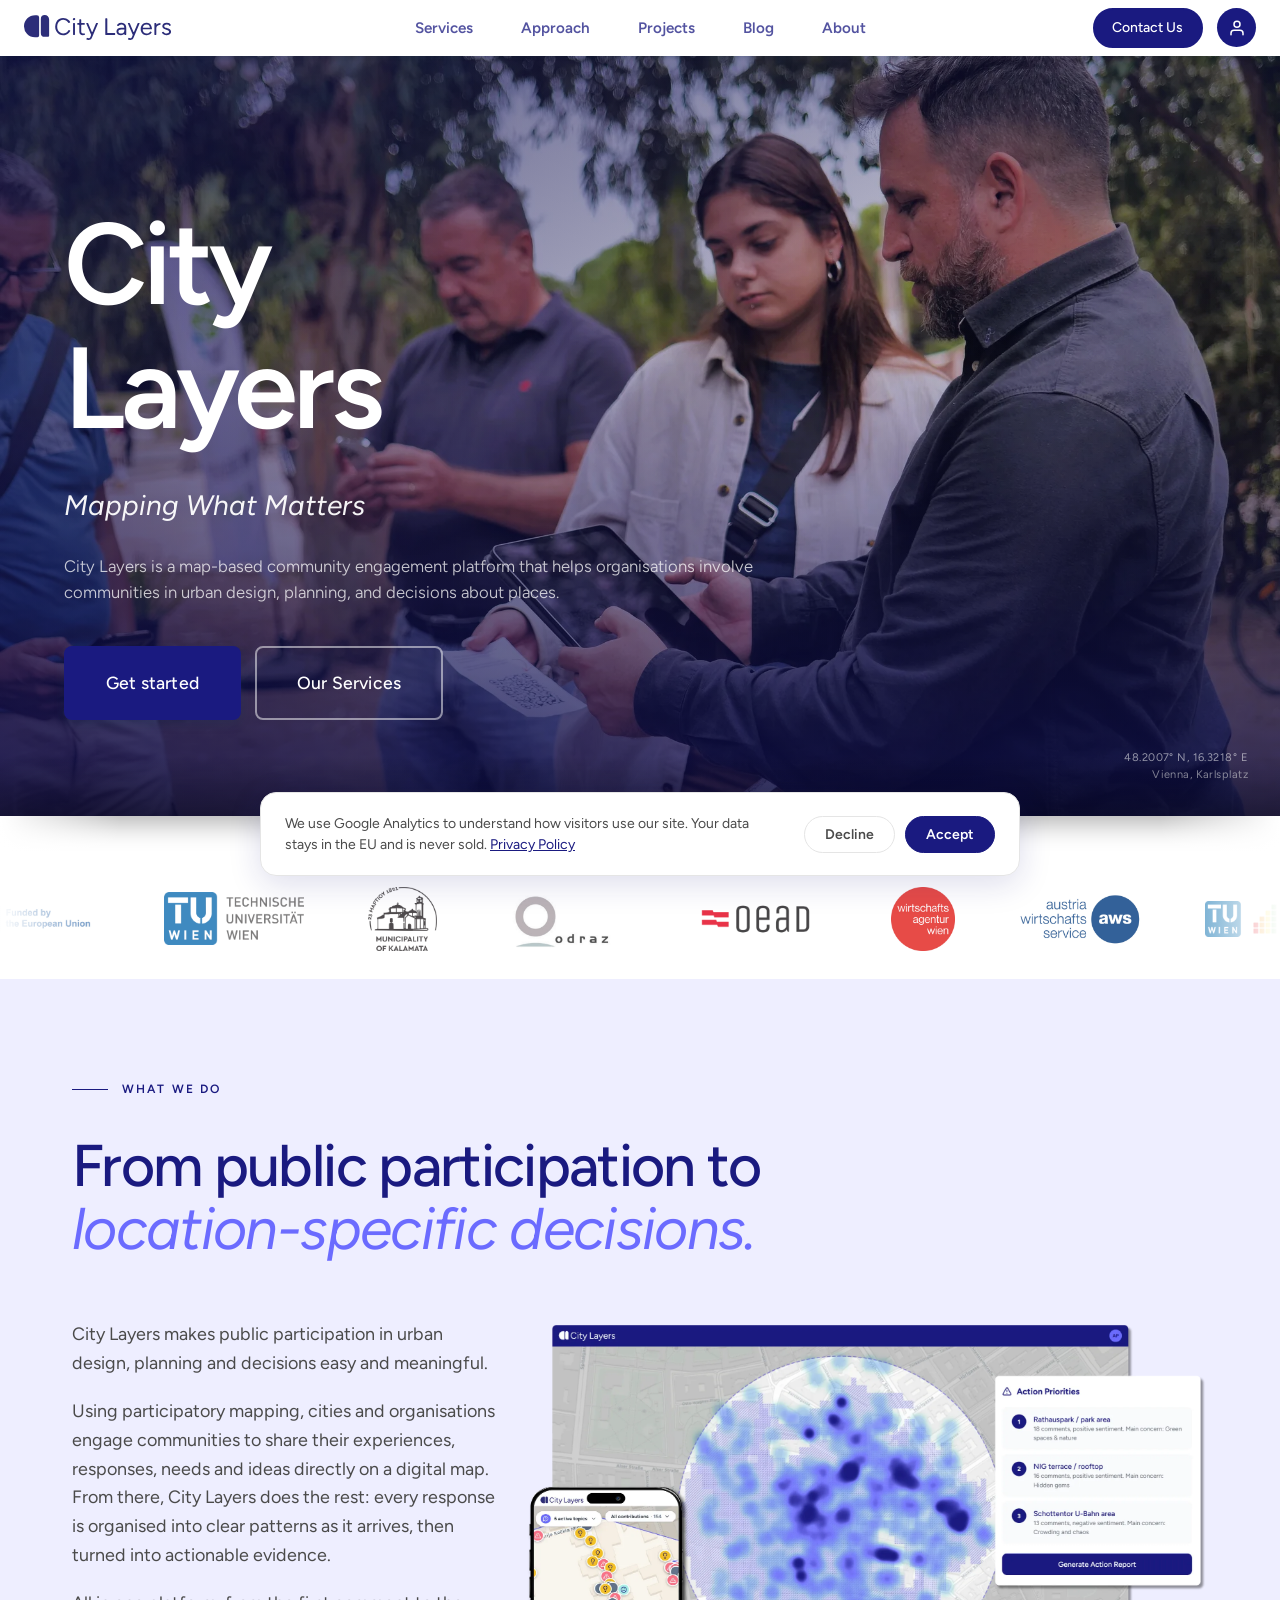
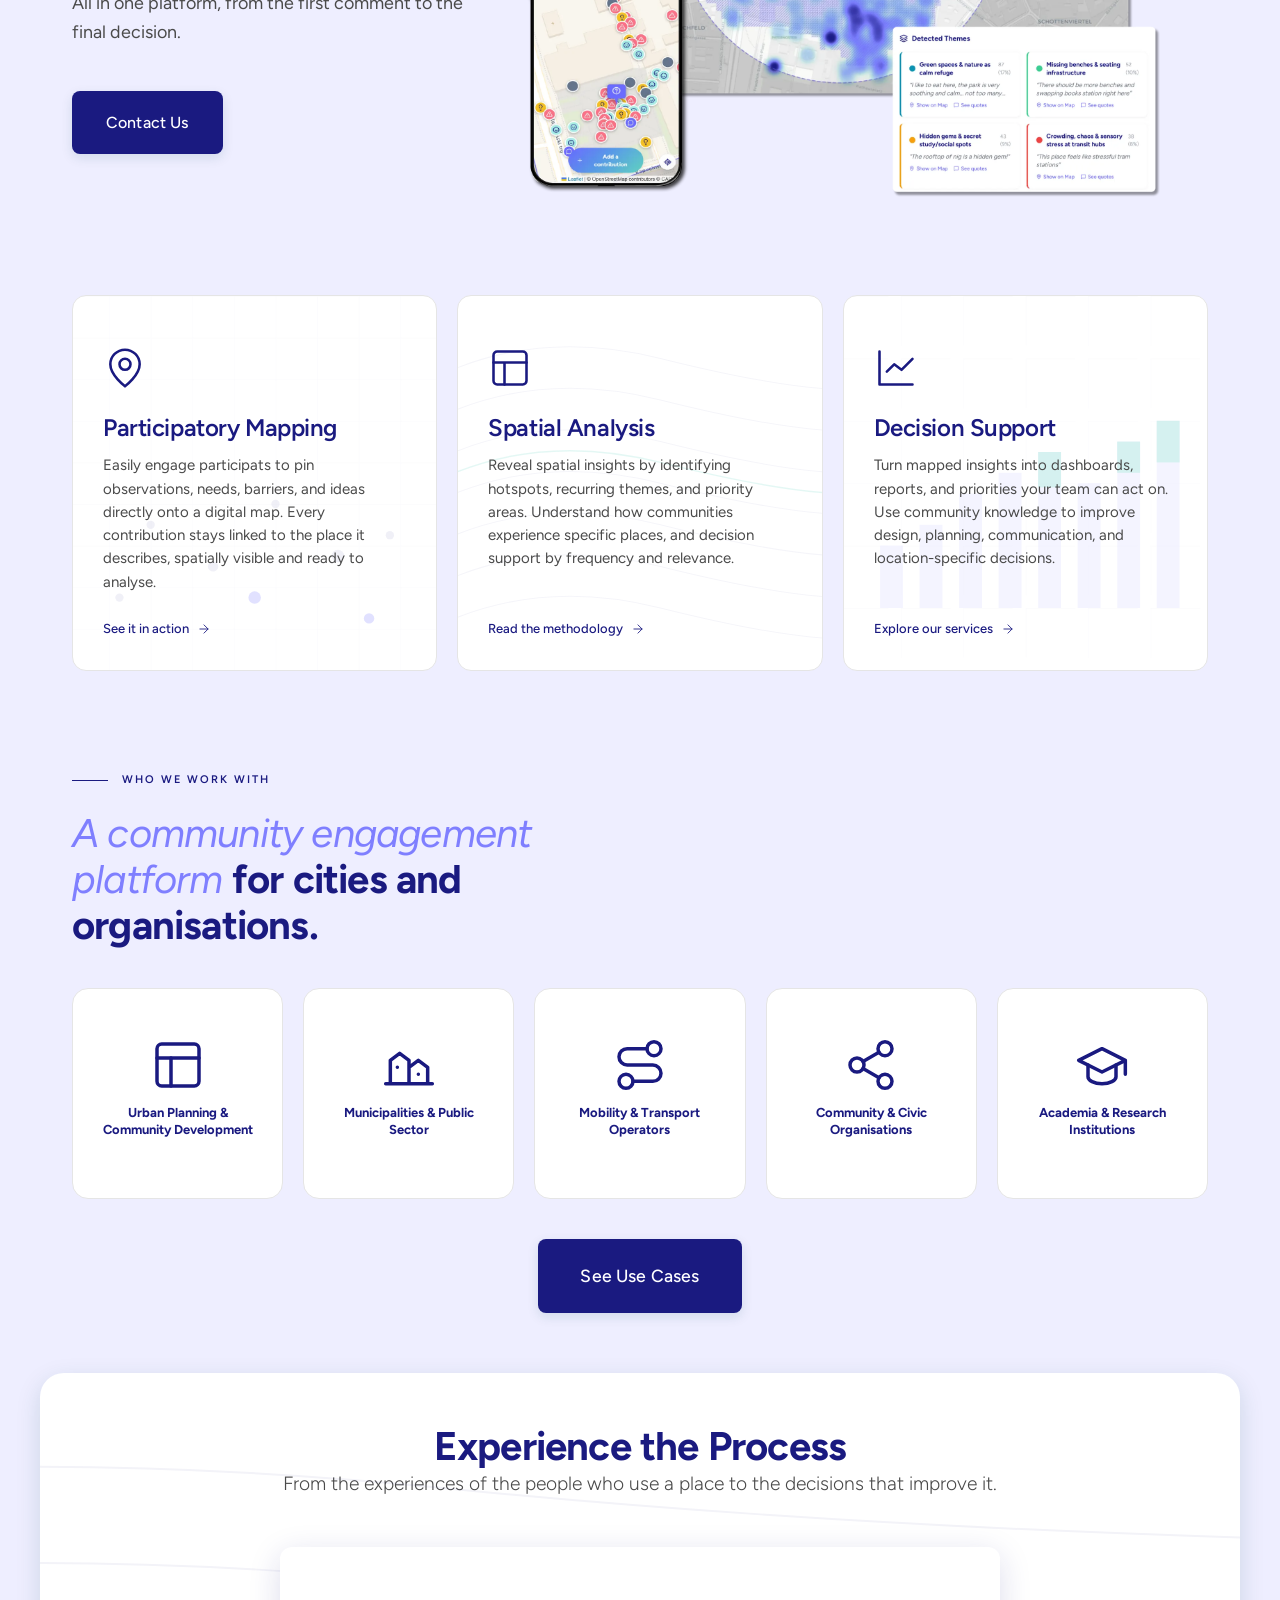
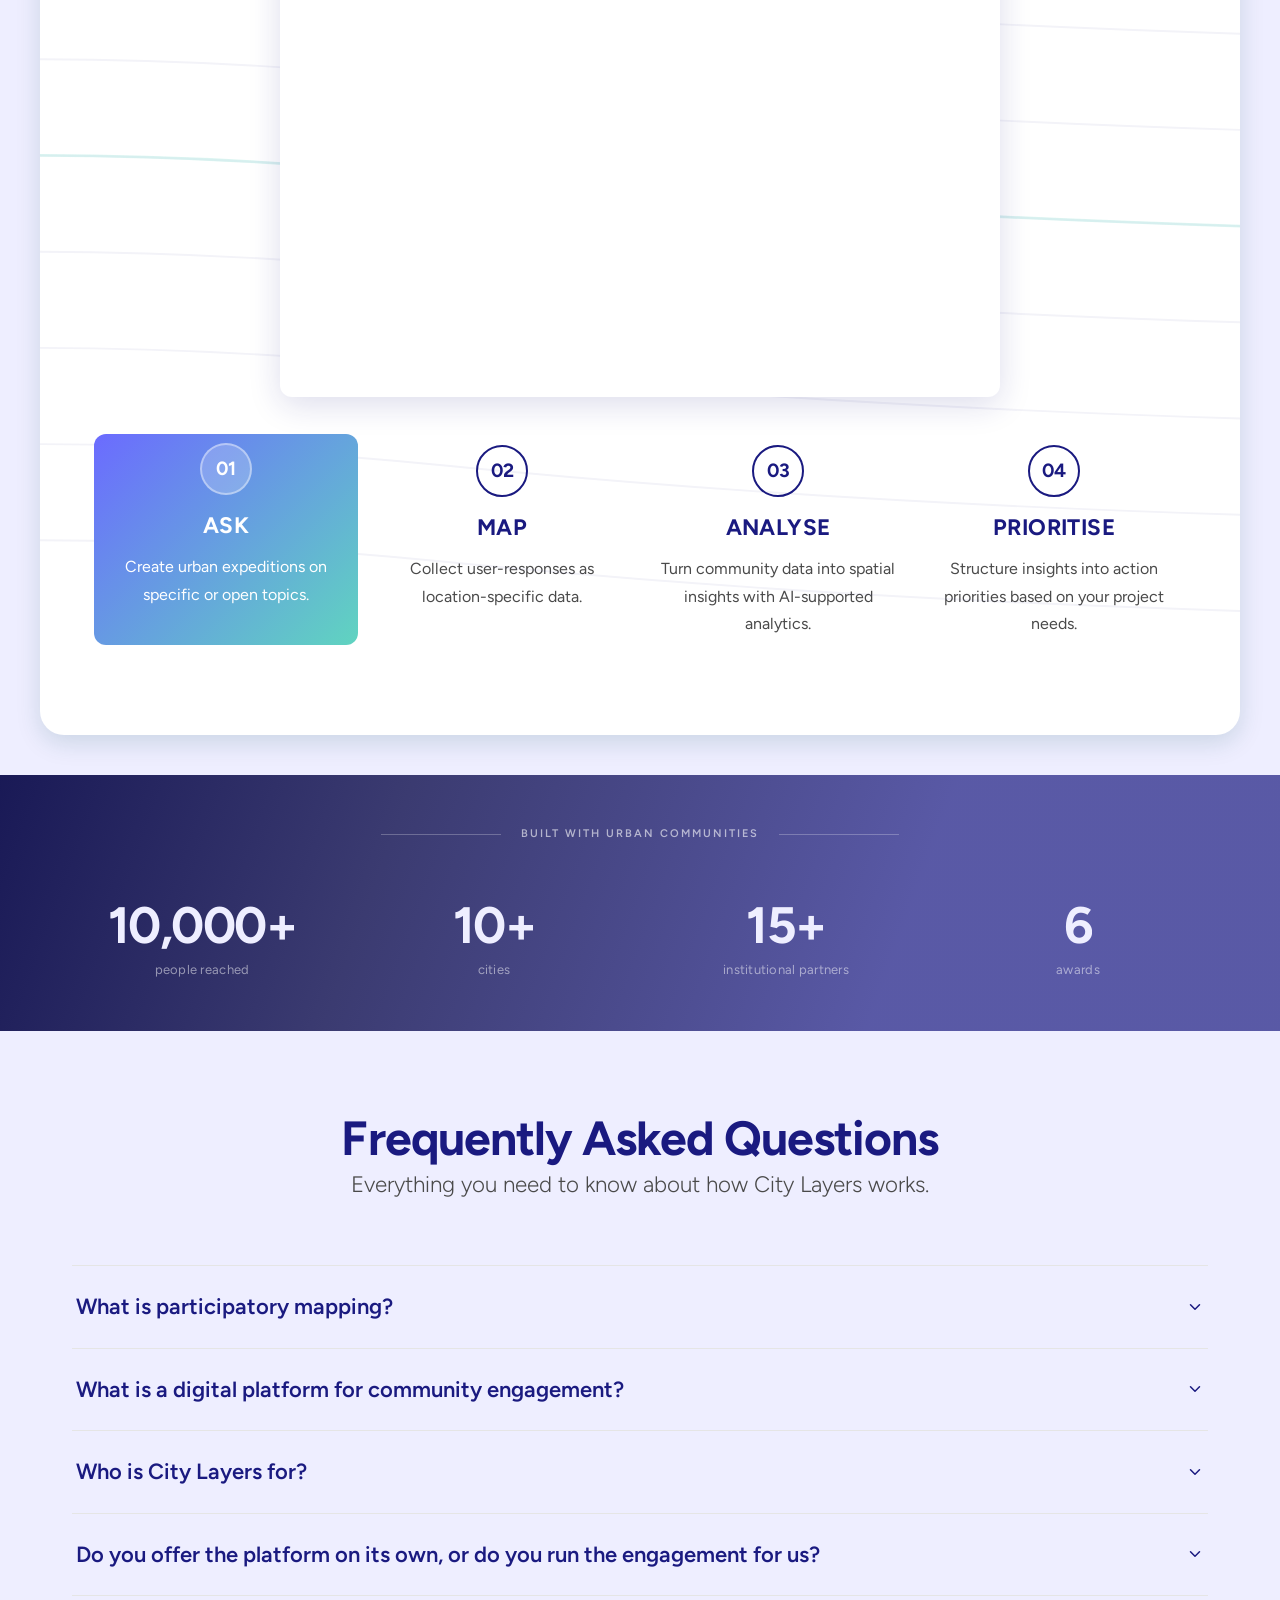
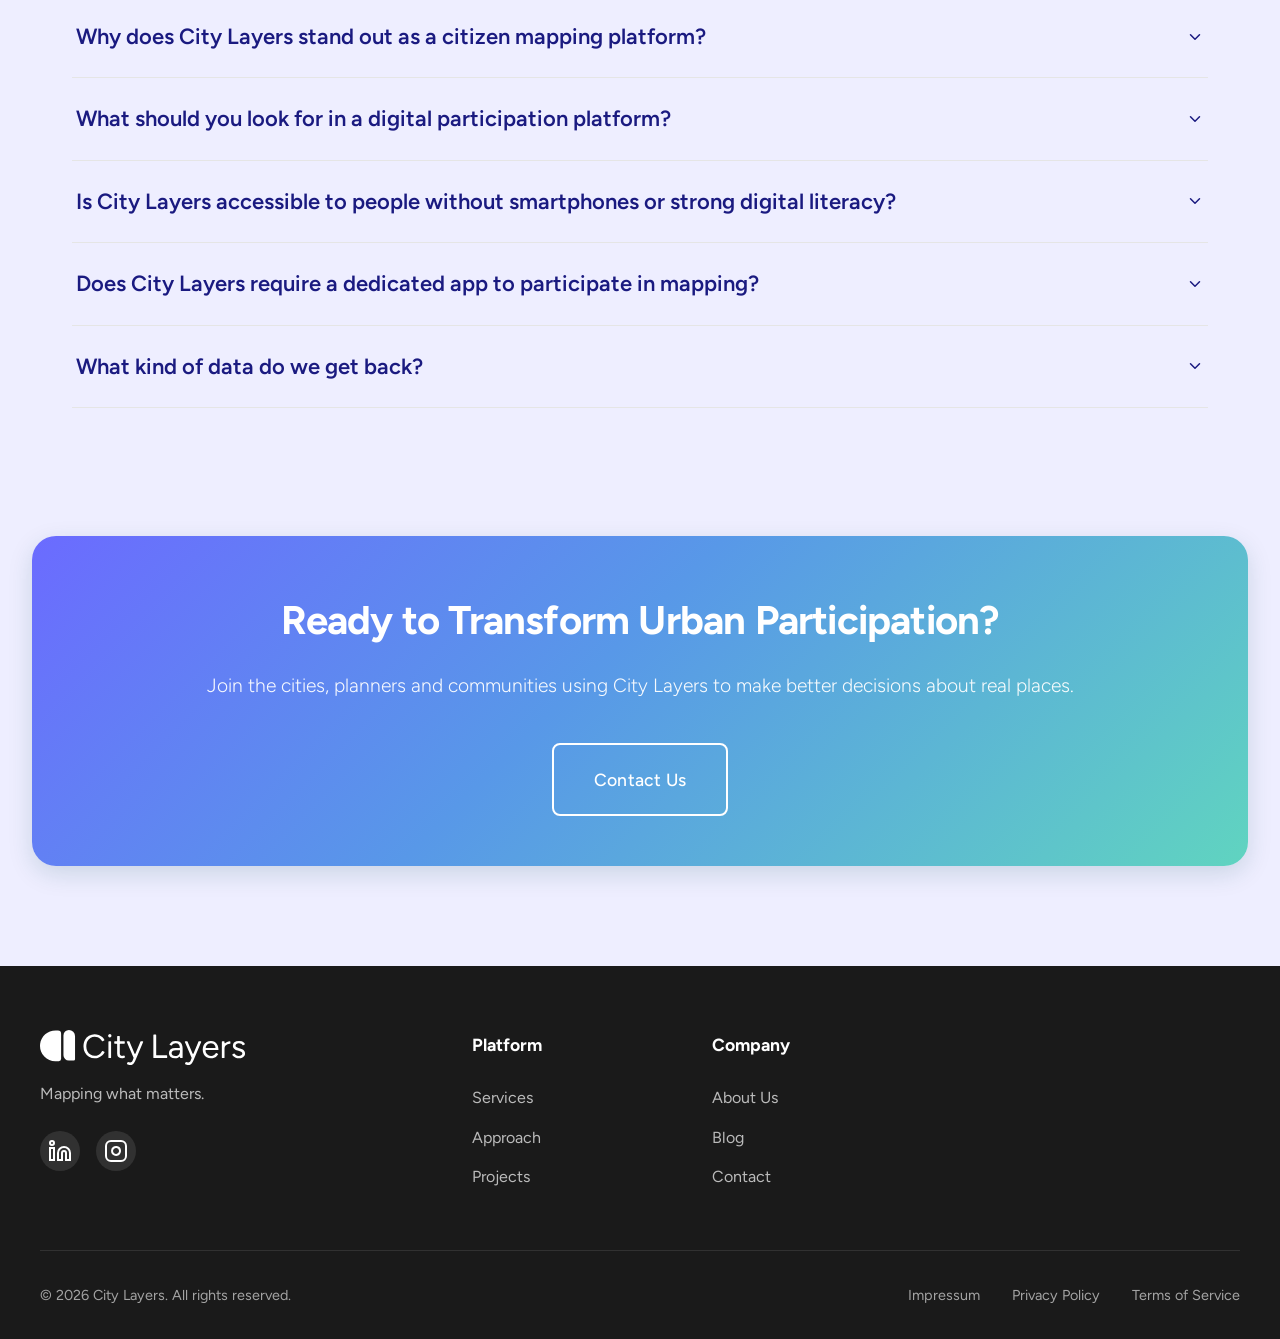
<file: index.html>
<!DOCTYPE html><script type="application/ld+json">
        {
        "@context": "https://schema.org",
        "@type": "WebSite",
        "name": "City Layers",
        "url": "https://citylayers.eu",
        "description": "City Layers is a map-based community engagement platform that helps organisations involve communities in urban design, planning, and decisions about places.",
        "publisher": {
            "@type": "Organization",
            "name": "City Layers"
        }
        }
    </script> <script type="application/ld+json">
        {
        "@context": "https://schema.org",
        "@type": "FAQPage",
        "mainEntity": [
            {
            "@type": "Question",
            "name": "What is participatory mapping?",
            "acceptedAnswer": {
                "@type": "Answer",
                "text": "Participatory mapping is a method that lets residents pin their observations, feelings, and ideas directly onto a digital map. Every contribution stays anchored to the exact place it describes, turning lived experience into spatial data that planners can analyse."
            }
            },
            {
            "@type": "Question",
            "name": "What is a digital platform for community engagement?",
            "acceptedAnswer": {
                "@type": "Answer",
                "text": "A digital platform for community engagement lets people share their experiences, needs, and ideas about a place online, instead of only through in-person meetings or paper surveys. City Layers does this through a live, map-based interface: contributions are tied to specific locations, and organisations get a dashboard showing where needs, ideas, and concerns are concentrated, making participation easier to run and easier to act on."
            }
            },
            {
            "@type": "Question",
            "name": "Who is City Layers for?",
            "acceptedAnswer": {
                "@type": "Answer",
                "text": "We work with municipalities and public sector teams, mobility planners and transport operators, urban designers and real estate developers, community and civic organisations, and universities and research institutions — anyone who needs to understand how a place is actually experienced by the people who use it."
            }
            },
            {
            "@type": "Question",
            "name": "Do you offer the platform on its own, or do you run the engagement for us?",
            "acceptedAnswer": {
                "@type": "Answer",
                "text": "Both. Platform Access lets your team run participation independently with our software. A Service Campaign means we design and facilitate the entire process — planning, workshops, mapping walks and reporting."
            }
            },
            {
            "@type": "Question",
            "name": "Why does City Layers stand out as a citizen mapping platform?",
            "acceptedAnswer": {
                "@type": "Answer",
                "text": "Most citizen mapping tools collect input, but stop there. City Layers combines mapping with AI-supported analysis, so individual observations become structured, prioritised evidence, not just a long list of comments. Our methodology was also co-developed with the people who use it — residents, accessibility specialists, planners, and researchers, which means the process holds up in real projects, not just in theory."
            }
            },
            {
            "@type": "Question",
            "name": "What should you look for in a digital participation platform?",
            "acceptedAnswer": {
                "@type": "Answer",
                "text": "Look for input that's tied to a specific location rather than a generic comment box, the ability to analyse and prioritise responses rather than just collect them, and a provider who supports the full process, from setup through to a final report you can act on. A platform that's only easy to launch but hard to make sense of afterwards usually creates more work, not less."
            }
            },
            {
            "@type": "Question",
            "name": "Is City Layers accessible to people without smartphones or strong digital literacy?",
            "acceptedAnswer": {
                "@type": "Answer",
                "text": "Yes, accessibility is built into how our methodology works, not added on afterwards. Our campaigns include physical worksheets and guided facilitation so participation does not require a smartphone, a strong internet connection, or any prior experience. Multilingual support is something we're actively expanding as part of our ongoing product development."
            }
            },
            {
            "@type": "Question",
            "name": "Does City Layers require a dedicated app to participate in mapping?",
            "acceptedAnswer": {
                "@type": "Answer",
                "text": "No. Through our co-development process, we found that requiring people to download and install a dedicated app is a real barrier to participation. Instead, we use web-based tools, so anyone can access the interface through a browser on whatever device they already have — phone, tablet, or computer."
            }
            },
            {
            "@type": "Question",
            "name": "What kind of data do we get back?",
            "acceptedAnswer": {
                "@type": "Answer",
                "text": "Structured spatial data, geolocated observations, sentiment patterns, and prioritised themes, alongside reports and visualisations that are ready for stakeholders and planning documents."
            }
            }
        ]
        }
    </script> <html lang="en" data-astro-cid-sckkx6r4> <head><meta charset="UTF-8"><meta name="viewport" content="width=device-width, initial-scale=1.0"><title>City Layers - Mapping What Matters</title><meta name="description" content="City Layers helps municipalities, planners, and researchers map community knowledge and turn it into spatial evidence for better urban decisions."><link rel="canonical" href="https://citylayers.eu/"><meta property="og:title" content="City Layers - Mapping What Matters"><meta property="og:description" content="City Layers helps municipalities, planners, and researchers map community knowledge and turn it into spatial evidence for better urban decisions."><meta property="og:url" content="https://citylayers.eu/"><meta property="og:type" content="website"><meta property="og:image" content="https://citylayers.eu/Hero-2-colour4.webp"><meta name="twitter:card" content="summary_large_image"><meta name="twitter:title" content="City Layers - Mapping What Matters"><meta name="twitter:description" content="City Layers helps municipalities, planners, and researchers map community knowledge and turn it into spatial evidence for better urban decisions."><link rel="stylesheet" href="/styles.css"><link rel="stylesheet" href="/pages.css"><link rel="icon" type="image/svg+xml" href="/logo-mark-purple.svg"><!-- Organization schema — paste inside <head> in Layout.astro --><!-- TODO: Update logo URL to GCP-hosted URL after migration (currently placeholder) --><script type="application/ld+json">
        {
        "@context": "https://schema.org",
        "@type": "Organization",
        "name": "City Layers",
        "url": "https://citylayers.eu",
        "logo": "https://citylayers.eu/logo.svg",
        "description": "City Layers is a map-based community engagement platform that helps organisations involve communities in urban design, planning, and decisions about places.",
        "foundingDate": "2026",
        "foundingLocation": {
            "@type": "Place",
            "name": "Vienna, Austria"
        },
        "areaServed": "Europe",
        "sameAs": [
            "https://www.linkedin.com/company/city-layers",
            "https://www.instagram.com/city.layers/"
        ],
        "contactPoint": {
            "@type": "ContactPoint",
            "email": "info@citylayers.eu",
            "contactType": "customer support"
        }
        }
    </script><style>@font-face{font-family:Figtree;src:url(/fonts/Figtree-VariableFont_wght.ttf) format("truetype");font-weight:100 900;font-style:normal;font-display:swap}@font-face{font-family:Figtree;src:url(/fonts/Figtree-Italic-VariableFont_wght.ttf) format("truetype");font-weight:100 900;font-style:italic;font-display:swap}.nav-actions[data-astro-cid-sckkx6r4]{display:flex;align-items:center;gap:14px}.nav-contact-btn[data-astro-cid-sckkx6r4]{background:#1a1a80;color:#fff;padding:.4rem 1.1rem;border-radius:999px;font-size:.875rem;font-weight:500;text-decoration:none;border:2px solid #1A1A80;transition:all .2s ease;white-space:nowrap}.nav-contact-btn[data-astro-cid-sckkx6r4]:hover{background:#fff;color:#1a1a80;box-shadow:0 4px 15px #0000004d}.nav-login-btn[data-astro-cid-sckkx6r4]{background:#1a1a80;color:#fff;width:39px;height:39px;border-radius:50%;text-decoration:none;border:none;transition:all .2s ease;display:flex;align-items:center;justify-content:center;flex-shrink:0}.nav-login-btn[data-astro-cid-sckkx6r4]:hover{background:#fff;color:#1a1a80;box-shadow:0 4px 15px #0000004d}@media(max-width:768px){.nav-contact-btn[data-astro-cid-sckkx6r4]{padding:.3rem .7rem;font-size:.75rem}.nav-login-btn[data-astro-cid-sckkx6r4]{width:32px;height:32px}.nav-login-btn[data-astro-cid-sckkx6r4] svg[data-astro-cid-sckkx6r4]{width:14px;height:14px}.nav-menu[data-astro-cid-sckkx6r4]{position:absolute;top:100%;left:0;right:0;background:#fff;flex-direction:column;padding:1rem;box-shadow:0 8px 16px #0000001a;display:none}.nav-menu[data-astro-cid-sckkx6r4].active{display:flex}}
</style><link rel="stylesheet" href="/_astro/index.DkKPJ7Ng.css"></head> <body data-astro-cid-sckkx6r4> <nav class="nav" data-astro-cid-sckkx6r4> <div class="nav-container" data-astro-cid-sckkx6r4> <a href="/" class="logo" data-astro-cid-sckkx6r4> <img src="/logo.svg" alt="City Layers" class="logo-img" data-astro-cid-sckkx6r4> </a> <ul class="nav-menu" id="navMenu" data-astro-cid-sckkx6r4> <li data-astro-cid-sckkx6r4><a href="/services" class="nav-link " data-astro-cid-sckkx6r4>Services</a></li> <li data-astro-cid-sckkx6r4><a href="/approach" class="nav-link " data-astro-cid-sckkx6r4>Approach</a></li> <li data-astro-cid-sckkx6r4><a href="/projects" class="nav-link " data-astro-cid-sckkx6r4>Projects</a></li> <li data-astro-cid-sckkx6r4><a href="/blog" class="nav-link " data-astro-cid-sckkx6r4>Blog</a></li> <li data-astro-cid-sckkx6r4><a href="/about" class="nav-link " data-astro-cid-sckkx6r4>About</a></li> </ul> <div class="nav-actions" data-astro-cid-sckkx6r4> <a href="/contact" class="nav-contact-btn" data-astro-cid-sckkx6r4>Contact Us</a> <a href="https://campaigns.citylayers.eu/" class="nav-login-btn" title="Client Login" target="_blank" rel="noopener noreferrer" data-astro-cid-sckkx6r4> <svg xmlns="http://www.w3.org/2000/svg" width="18" height="18" viewBox="0 0 24 24" fill="none" stroke="currentColor" stroke-width="2" stroke-linecap="round" stroke-linejoin="round" data-astro-cid-sckkx6r4> <path d="M20 21v-2a4 4 0 0 0-4-4H8a4 4 0 0 0-4 4v2" data-astro-cid-sckkx6r4></path> <circle cx="12" cy="7" r="4" data-astro-cid-sckkx6r4></circle> </svg> </a> <button class="nav-toggle" id="navToggle" data-astro-cid-sckkx6r4> <span data-astro-cid-sckkx6r4></span> <span data-astro-cid-sckkx6r4></span> <span data-astro-cid-sckkx6r4></span> </button> </div> </div> </nav>  <section class="hero" id="hero" data-astro-cid-j7pv25f6> <div class="hero-image" data-astro-cid-j7pv25f6></div> <div class="container hero-content" data-astro-cid-j7pv25f6> <h1 class="hero-title" data-astro-cid-j7pv25f6> <span class="rotor" data-astro-cid-j7pv25f6><span id="rotor-word" class="word" data-astro-cid-j7pv25f6>City</span></span><br data-astro-cid-j7pv25f6>
Layers
</h1> <p class="hero-tagline" data-astro-cid-j7pv25f6>Mapping What Matters</p> <p class="hero-subtitle" data-astro-cid-j7pv25f6>City Layers is a map-based community engagement platform that helps organisations involve communities in urban design, planning, and decisions about places.</p> <div class="hero-cta" data-astro-cid-j7pv25f6> <a href="/contact" class="btn btn-primary btn-large" data-astro-cid-j7pv25f6>Get started</a> <a href="/services" class="btn btn-outline-light btn-large" data-astro-cid-j7pv25f6>Our Services</a> </div> </div> <div class="hero-meta" data-astro-cid-j7pv25f6>
48.2007° N, 16.3218° E<br data-astro-cid-j7pv25f6>
Vienna, Karlsplatz
</div> </section> <section class="partners" data-astro-cid-j7pv25f6> <div class="partner-eyebrow" data-astro-cid-j7pv25f6> <span data-astro-cid-j7pv25f6>Trusted by our supporters and collaborators</span> </div> <div class="partners-rail" id="partners-rail" data-astro-cid-j7pv25f6> <img class="partner-logo" src="/media/directus/dfc9af5e-44fe-40d9-9ceb-de7be4818f11.webp" alt="European Union" loading="lazy" data-astro-cid-j7pv25f6><img class="partner-logo" src="/media/directus/a08adad9-6e45-4a72-9ef1-6c7adbe8795a.webp" alt="TU Wien" loading="lazy" data-astro-cid-j7pv25f6><img class="partner-logo" src="/media/directus/552d1226-ed30-4614-a73e-f37e504765a8.webp" alt="Kalamata" loading="lazy" data-astro-cid-j7pv25f6><img class="partner-logo" src="/media/directus/90512363-fc85-4e92-b9f8-c466623b3714.webp" alt="ODRAZ" loading="lazy" data-astro-cid-j7pv25f6><img class="partner-logo" src="/media/directus/4b8791f5-39c7-4027-acb0-8e2c80e89080.webp" alt="OeAD" loading="lazy" data-astro-cid-j7pv25f6><img class="partner-logo" src="/media/directus/fe5f7106-afa1-45f3-bdbf-493ff0f2897a.webp" alt="Wirtschaftsagentur Wien" loading="lazy" data-astro-cid-j7pv25f6><img class="partner-logo" src="/media/directus/9544200a-1273-48ff-a771-1e94113b419a.webp" alt="Austria Wirtschaftsservice" loading="lazy" data-astro-cid-j7pv25f6><img class="partner-logo" src="/media/directus/503422d2-f812-4efc-955d-8e7aea6a0b4b.webp" alt="Innovation Incubation Center - TU Wien" loading="lazy" data-astro-cid-j7pv25f6><img class="partner-logo" src="/media/directus/582a3b43-7574-44ae-8637-b96ba723b3f2.webp" alt="Oesterreich Forscht" loading="lazy" data-astro-cid-j7pv25f6><img class="partner-logo" src="/media/directus/5c4fe2b4-bea3-4a7d-8ecc-77217278733b.webp" alt="Falling Walls Foundation" loading="lazy" data-astro-cid-j7pv25f6><img class="partner-logo" src="/media/directus/6b3ae91e-480b-4ccd-96b7-12fa635f6069.webp" alt="POINT&amp;" loading="lazy" data-astro-cid-j7pv25f6><img class="partner-logo" src="/media/directus/4291aea9-514d-41fb-b7c8-25be1f8039c4.webp" alt="Vienna Geospace Hub" loading="lazy" data-astro-cid-j7pv25f6><img class="partner-logo" src="/media/directus/dfc9af5e-44fe-40d9-9ceb-de7be4818f11.webp" alt="European Union" loading="lazy" data-astro-cid-j7pv25f6><img class="partner-logo" src="/media/directus/a08adad9-6e45-4a72-9ef1-6c7adbe8795a.webp" alt="TU Wien" loading="lazy" data-astro-cid-j7pv25f6><img class="partner-logo" src="/media/directus/552d1226-ed30-4614-a73e-f37e504765a8.webp" alt="Kalamata" loading="lazy" data-astro-cid-j7pv25f6><img class="partner-logo" src="/media/directus/90512363-fc85-4e92-b9f8-c466623b3714.webp" alt="ODRAZ" loading="lazy" data-astro-cid-j7pv25f6><img class="partner-logo" src="/media/directus/4b8791f5-39c7-4027-acb0-8e2c80e89080.webp" alt="OeAD" loading="lazy" data-astro-cid-j7pv25f6><img class="partner-logo" src="/media/directus/fe5f7106-afa1-45f3-bdbf-493ff0f2897a.webp" alt="Wirtschaftsagentur Wien" loading="lazy" data-astro-cid-j7pv25f6><img class="partner-logo" src="/media/directus/9544200a-1273-48ff-a771-1e94113b419a.webp" alt="Austria Wirtschaftsservice" loading="lazy" data-astro-cid-j7pv25f6><img class="partner-logo" src="/media/directus/503422d2-f812-4efc-955d-8e7aea6a0b4b.webp" alt="Innovation Incubation Center - TU Wien" loading="lazy" data-astro-cid-j7pv25f6><img class="partner-logo" src="/media/directus/582a3b43-7574-44ae-8637-b96ba723b3f2.webp" alt="Oesterreich Forscht" loading="lazy" data-astro-cid-j7pv25f6><img class="partner-logo" src="/media/directus/5c4fe2b4-bea3-4a7d-8ecc-77217278733b.webp" alt="Falling Walls Foundation" loading="lazy" data-astro-cid-j7pv25f6><img class="partner-logo" src="/media/directus/6b3ae91e-480b-4ccd-96b7-12fa635f6069.webp" alt="POINT&amp;" loading="lazy" data-astro-cid-j7pv25f6><img class="partner-logo" src="/media/directus/4291aea9-514d-41fb-b7c8-25be1f8039c4.webp" alt="Vienna Geospace Hub" loading="lazy" data-astro-cid-j7pv25f6><img class="partner-logo" src="/media/directus/dfc9af5e-44fe-40d9-9ceb-de7be4818f11.webp" alt="European Union" loading="lazy" data-astro-cid-j7pv25f6><img class="partner-logo" src="/media/directus/a08adad9-6e45-4a72-9ef1-6c7adbe8795a.webp" alt="TU Wien" loading="lazy" data-astro-cid-j7pv25f6><img class="partner-logo" src="/media/directus/552d1226-ed30-4614-a73e-f37e504765a8.webp" alt="Kalamata" loading="lazy" data-astro-cid-j7pv25f6><img class="partner-logo" src="/media/directus/90512363-fc85-4e92-b9f8-c466623b3714.webp" alt="ODRAZ" loading="lazy" data-astro-cid-j7pv25f6><img class="partner-logo" src="/media/directus/4b8791f5-39c7-4027-acb0-8e2c80e89080.webp" alt="OeAD" loading="lazy" data-astro-cid-j7pv25f6><img class="partner-logo" src="/media/directus/fe5f7106-afa1-45f3-bdbf-493ff0f2897a.webp" alt="Wirtschaftsagentur Wien" loading="lazy" data-astro-cid-j7pv25f6><img class="partner-logo" src="/media/directus/9544200a-1273-48ff-a771-1e94113b419a.webp" alt="Austria Wirtschaftsservice" loading="lazy" data-astro-cid-j7pv25f6><img class="partner-logo" src="/media/directus/503422d2-f812-4efc-955d-8e7aea6a0b4b.webp" alt="Innovation Incubation Center - TU Wien" loading="lazy" data-astro-cid-j7pv25f6><img class="partner-logo" src="/media/directus/582a3b43-7574-44ae-8637-b96ba723b3f2.webp" alt="Oesterreich Forscht" loading="lazy" data-astro-cid-j7pv25f6><img class="partner-logo" src="/media/directus/5c4fe2b4-bea3-4a7d-8ecc-77217278733b.webp" alt="Falling Walls Foundation" loading="lazy" data-astro-cid-j7pv25f6><img class="partner-logo" src="/media/directus/6b3ae91e-480b-4ccd-96b7-12fa635f6069.webp" alt="POINT&amp;" loading="lazy" data-astro-cid-j7pv25f6><img class="partner-logo" src="/media/directus/4291aea9-514d-41fb-b7c8-25be1f8039c4.webp" alt="Vienna Geospace Hub" loading="lazy" data-astro-cid-j7pv25f6><img class="partner-logo" src="/media/directus/dfc9af5e-44fe-40d9-9ceb-de7be4818f11.webp" alt="European Union" loading="lazy" data-astro-cid-j7pv25f6><img class="partner-logo" src="/media/directus/a08adad9-6e45-4a72-9ef1-6c7adbe8795a.webp" alt="TU Wien" loading="lazy" data-astro-cid-j7pv25f6><img class="partner-logo" src="/media/directus/552d1226-ed30-4614-a73e-f37e504765a8.webp" alt="Kalamata" loading="lazy" data-astro-cid-j7pv25f6><img class="partner-logo" src="/media/directus/90512363-fc85-4e92-b9f8-c466623b3714.webp" alt="ODRAZ" loading="lazy" data-astro-cid-j7pv25f6><img class="partner-logo" src="/media/directus/4b8791f5-39c7-4027-acb0-8e2c80e89080.webp" alt="OeAD" loading="lazy" data-astro-cid-j7pv25f6><img class="partner-logo" src="/media/directus/fe5f7106-afa1-45f3-bdbf-493ff0f2897a.webp" alt="Wirtschaftsagentur Wien" loading="lazy" data-astro-cid-j7pv25f6><img class="partner-logo" src="/media/directus/9544200a-1273-48ff-a771-1e94113b419a.webp" alt="Austria Wirtschaftsservice" loading="lazy" data-astro-cid-j7pv25f6><img class="partner-logo" src="/media/directus/503422d2-f812-4efc-955d-8e7aea6a0b4b.webp" alt="Innovation Incubation Center - TU Wien" loading="lazy" data-astro-cid-j7pv25f6><img class="partner-logo" src="/media/directus/582a3b43-7574-44ae-8637-b96ba723b3f2.webp" alt="Oesterreich Forscht" loading="lazy" data-astro-cid-j7pv25f6><img class="partner-logo" src="/media/directus/5c4fe2b4-bea3-4a7d-8ecc-77217278733b.webp" alt="Falling Walls Foundation" loading="lazy" data-astro-cid-j7pv25f6><img class="partner-logo" src="/media/directus/6b3ae91e-480b-4ccd-96b7-12fa635f6069.webp" alt="POINT&amp;" loading="lazy" data-astro-cid-j7pv25f6><img class="partner-logo" src="/media/directus/4291aea9-514d-41fb-b7c8-25be1f8039c4.webp" alt="Vienna Geospace Hub" loading="lazy" data-astro-cid-j7pv25f6> </div> </section> <section class="what-we-do" data-astro-cid-j7pv25f6> <div class="container" data-astro-cid-j7pv25f6> <div class="wwd-eyebrow" data-astro-cid-j7pv25f6>What we do</div> <h2 class="wwd-headline" data-astro-cid-j7pv25f6>From public participation to <em data-astro-cid-j7pv25f6>location-specific decisions.</em></h2> <div class="wwd-grid" data-astro-cid-j7pv25f6> <div data-astro-cid-j7pv25f6> <p class="wwd-lede" data-astro-cid-j7pv25f6>City Layers makes public participation in urban design, planning and decisions easy and meaningful. </p> <p class="wwd-lede" data-astro-cid-j7pv25f6>Using participatory mapping, cities and organisations engage communities to share their experiences, responses, needs and ideas directly on a digital map. From there, City Layers does the rest: every response is organised into clear patterns as it arrives, then turned into actionable evidence.</p> <p class="wwd-lede" data-astro-cid-j7pv25f6>All in one platform, from the first comment to the final decision. </p> <a href="/contact" class="btn btn-primary wwd-aside-cta" data-astro-cid-j7pv25f6>Contact Us</a> </div> <aside class="wwd-aside" data-astro-cid-j7pv25f6> <img src="/Hero-2-colour4.webp" alt="City Layers platform in use" class="wwd-aside-media" fetchpriority="high" data-astro-cid-j7pv25f6> </aside> </div> <div class="capabilities" data-astro-cid-j7pv25f6> <article class="cap" data-astro-cid-j7pv25f6> <div class="cap-bg" data-astro-cid-j7pv25f6> <svg viewBox="0 0 360 360" preserveAspectRatio="xMidYMid slice" data-astro-cid-j7pv25f6> <defs data-astro-cid-j7pv25f6> <pattern id="cap1-grid" width="40" height="40" patternUnits="userSpaceOnUse" data-astro-cid-j7pv25f6> <path d="M 40 0 L 0 0 0 40" fill="none" stroke="rgba(26,26,128,0.06)" stroke-width="1" data-astro-cid-j7pv25f6></path> </pattern> </defs> <rect width="360" height="360" fill="url(#cap1-grid)" data-astro-cid-j7pv25f6></rect> <g fill="rgba(26,26,128,0.16)" data-astro-cid-j7pv25f6> <circle cx="80" cy="220" r="4" data-astro-cid-j7pv25f6></circle> <circle cx="140" cy="260" r="5" data-astro-cid-j7pv25f6></circle> <circle cx="200" cy="200" r="4" data-astro-cid-j7pv25f6></circle> <circle cx="260" cy="250" r="6" data-astro-cid-j7pv25f6></circle> <circle cx="310" cy="230" r="4" data-astro-cid-j7pv25f6></circle> <circle cx="50" cy="290" r="4" data-astro-cid-j7pv25f6></circle> </g> <g fill="rgba(107,107,255,0.5)" data-astro-cid-j7pv25f6> <circle cx="180" cy="290" r="6" data-astro-cid-j7pv25f6></circle> <circle cx="290" cy="310" r="5" data-astro-cid-j7pv25f6></circle> </g> </svg> </div> <svg class="cap-icon" viewBox="0 0 24 24" fill="none" stroke="currentColor" stroke-width="1.4" stroke-linecap="round" stroke-linejoin="round" data-astro-cid-j7pv25f6> <circle cx="12" cy="10" r="3" data-astro-cid-j7pv25f6></circle> <path d="M12 2a8 8 0 0 0-8 8c0 6 8 12 8 12s8-6 8-12a8 8 0 0 0-8-8z" data-astro-cid-j7pv25f6></path> </svg> <h3 class="cap-title" data-astro-cid-j7pv25f6>Participatory Mapping</h3> <p class="cap-body" data-astro-cid-j7pv25f6>Easily engage participats to pin observations, needs, barriers, and ideas directly onto a digital map. Every contribution stays linked to the place it describes, spatially visible and ready to analyse.</p> <a href="/projects" class="cap-link" data-astro-cid-j7pv25f6>See it in action
<svg viewBox="0 0 24 24" fill="none" stroke="currentColor" stroke-width="1.5" stroke-linecap="round" stroke-linejoin="round" data-astro-cid-j7pv25f6><line x1="5" y1="12" x2="19" y2="12" data-astro-cid-j7pv25f6></line><polyline points="12 5 19 12 12 19" data-astro-cid-j7pv25f6></polyline></svg> </a> </article> <article class="cap" data-astro-cid-j7pv25f6> <div class="cap-bg" data-astro-cid-j7pv25f6> <svg viewBox="0 0 360 360" preserveAspectRatio="xMidYMid slice" data-astro-cid-j7pv25f6> <g fill="none" stroke="rgba(26,26,128,0.10)" stroke-width="1" data-astro-cid-j7pv25f6> <path d="M -20 80 Q 80 30 200 60 T 380 90" data-astro-cid-j7pv25f6></path> <path d="M -20 120 Q 80 70 200 100 T 380 130" data-astro-cid-j7pv25f6></path> <path d="M -20 160 Q 80 110 200 140 T 380 170" data-astro-cid-j7pv25f6></path> <path d="M -20 200 Q 80 150 200 180 T 380 210" data-astro-cid-j7pv25f6></path> <path d="M -20 240 Q 80 190 200 220 T 380 250" data-astro-cid-j7pv25f6></path> <path d="M -20 280 Q 80 230 200 260 T 380 290" data-astro-cid-j7pv25f6></path> <path d="M -20 320 Q 80 270 200 300 T 380 330" data-astro-cid-j7pv25f6></path> </g> <g fill="none" stroke="rgba(96,212,192,0.42)" stroke-width="1.4" data-astro-cid-j7pv25f6> <path d="M -20 180 Q 80 130 200 160 T 380 190" data-astro-cid-j7pv25f6></path> </g> </svg> </div> <svg class="cap-icon" viewBox="0 0 24 24" fill="none" stroke="currentColor" stroke-width="1.4" stroke-linecap="round" stroke-linejoin="round" data-astro-cid-j7pv25f6> <rect x="3" y="3" width="18" height="18" rx="2" data-astro-cid-j7pv25f6></rect> <path d="M3 9h18M9 21V9" data-astro-cid-j7pv25f6></path> </svg> <h3 class="cap-title" data-astro-cid-j7pv25f6>Spatial Analysis</h3> <p class="cap-body" data-astro-cid-j7pv25f6>Reveal spatial insights by identifying hotspots, recurring themes, and priority areas. Understand how communities experience specific places, and decision support by frequency and relevance.</p> <a href="/approach" class="cap-link" data-astro-cid-j7pv25f6>Read the methodology
<svg viewBox="0 0 24 24" fill="none" stroke="currentColor" stroke-width="1.5" stroke-linecap="round" stroke-linejoin="round" data-astro-cid-j7pv25f6><line x1="5" y1="12" x2="19" y2="12" data-astro-cid-j7pv25f6></line><polyline points="12 5 19 12 12 19" data-astro-cid-j7pv25f6></polyline></svg> </a> </article> <article class="cap" data-astro-cid-j7pv25f6> <div class="cap-bg" data-astro-cid-j7pv25f6> <svg viewBox="0 0 360 360" preserveAspectRatio="xMidYMid slice" data-astro-cid-j7pv25f6> <defs data-astro-cid-j7pv25f6> <pattern id="cap3-grid" width="60" height="60" patternUnits="userSpaceOnUse" data-astro-cid-j7pv25f6> <path d="M 48 0 L 0 0 0 48" fill="none" stroke="rgba(26,26,128,0.06)" stroke-width="1" data-astro-cid-j7pv25f6></path> </pattern> </defs> <rect width="360" height="360" fill="url(#cap3-grid)" data-astro-cid-j7pv25f6></rect> <g fill="rgba(107,107,255,0.18)" data-astro-cid-j7pv25f6> <rect x="40" y="240" width="22" height="60" data-astro-cid-j7pv25f6></rect> <rect x="78" y="220" width="22" height="80" data-astro-cid-j7pv25f6></rect> <rect x="116" y="190" width="22" height="110" data-astro-cid-j7pv25f6></rect> <rect x="154" y="170" width="22" height="130" data-astro-cid-j7pv25f6></rect> <rect x="192" y="150" width="22" height="150" data-astro-cid-j7pv25f6></rect> <rect x="230" y="180" width="22" height="120" data-astro-cid-j7pv25f6></rect> <rect x="268" y="140" width="22" height="160" data-astro-cid-j7pv25f6></rect> <rect x="306" y="120" width="22" height="180" data-astro-cid-j7pv25f6></rect> </g> <g fill="rgba(96,212,192,0.6)" data-astro-cid-j7pv25f6> <rect x="306" y="120" width="22" height="40" data-astro-cid-j7pv25f6></rect> <rect x="268" y="140" width="22" height="30" data-astro-cid-j7pv25f6></rect> <rect x="192" y="150" width="22" height="34" data-astro-cid-j7pv25f6></rect> </g> </svg> </div> <svg class="cap-icon" viewBox="0 0 24 24" fill="none" stroke="currentColor" stroke-width="1.4" stroke-linecap="round" stroke-linejoin="round" data-astro-cid-j7pv25f6> <path d="M3 3v18h18" data-astro-cid-j7pv25f6></path> <polyline points="7 14 11 10 15 13 21 7" data-astro-cid-j7pv25f6></polyline> </svg> <h3 class="cap-title" data-astro-cid-j7pv25f6>Decision Support</h3> <p class="cap-body" data-astro-cid-j7pv25f6>Turn mapped insights into dashboards, reports, and priorities your team can act on. Use community knowledge to improve design, planning, communication, and location-specific decisions.</p> <a href="/services" class="cap-link" data-astro-cid-j7pv25f6>Explore our services
<svg viewBox="0 0 24 24" fill="none" stroke="currentColor" stroke-width="1.5" stroke-linecap="round" stroke-linejoin="round" data-astro-cid-j7pv25f6><line x1="5" y1="12" x2="19" y2="12" data-astro-cid-j7pv25f6></line><polyline points="12 5 19 12 12 19" data-astro-cid-j7pv25f6></polyline></svg> </a> </article> </div> </div> </section>  <section class="who-compact-section" data-astro-cid-j7pv25f6> <div class="container" data-astro-cid-j7pv25f6> <div class="who-compact-header" data-astro-cid-j7pv25f6> <span class="svc-eyebrow" data-astro-cid-j7pv25f6>Who We Work With</span> <h2 class="section-title" data-astro-cid-j7pv25f6><em data-astro-cid-j7pv25f6>A community engagement platform</em> for cities and organisations.</h2> </div> <div class="who-compact-grid" data-astro-cid-j7pv25f6> <div class="who-compact-box" data-astro-cid-j7pv25f6> <div class="wcb-main" data-astro-cid-j7pv25f6> <svg viewBox="0 0 24 24" fill="none" stroke="var(--primary-color)" stroke-width="1.5" stroke-linecap="round" stroke-linejoin="round" data-astro-cid-j7pv25f6><rect x="3" y="3" width="18" height="18" rx="2" data-astro-cid-j7pv25f6></rect><path d="M3 9h18" data-astro-cid-j7pv25f6></path><path d="M9 21V9" data-astro-cid-j7pv25f6></path></svg> <span data-astro-cid-j7pv25f6>Urban Planning & Community Development</span> </div> <div class="wcb-keywords" data-astro-cid-j7pv25f6> <span class="wcb-pill" data-astro-cid-j7pv25f6>Land Use Planning</span> <span class="wcb-pill" data-astro-cid-j7pv25f6>Place-based Design</span> <span class="wcb-pill" data-astro-cid-j7pv25f6>Masterplanning</span> </div> </div> <div class="who-compact-box" data-astro-cid-j7pv25f6> <div class="wcb-main" data-astro-cid-j7pv25f6> <svg viewBox="0 0 24 24" fill="none" stroke="var(--primary-color)" stroke-width="1.5" stroke-linecap="round" stroke-linejoin="round" data-astro-cid-j7pv25f6><g transform="scale(1.3) translate(-1.7, -1.7)" data-astro-cid-j7pv25f6></g><path d="M2 20h20M4 20V10l4-3 4 3v10M12 20v-7l4-3 4 3v7M7 13h.01M16 16h.01" data-astro-cid-j7pv25f6></path></svg> <span data-astro-cid-j7pv25f6>Municipalities & Public Sector</span> </div> <div class="wcb-keywords" data-astro-cid-j7pv25f6> <span class="wcb-pill" data-astro-cid-j7pv25f6>Public Participation</span> <span class="wcb-pill" data-astro-cid-j7pv25f6>District Planning</span> <span class="wcb-pill" data-astro-cid-j7pv25f6>Urban Strategy</span> </div> </div> <div class="who-compact-box" data-astro-cid-j7pv25f6> <div class="wcb-main" data-astro-cid-j7pv25f6> <svg viewBox="0 0 24 24" fill="none" stroke="var(--primary-color)" stroke-width="1.5" stroke-linecap="round" stroke-linejoin="round" data-astro-cid-j7pv25f6><circle cx="6" cy="19" r="3" data-astro-cid-j7pv25f6></circle><path d="M9 19h8.5a3.5 3.5 0 0 0 0-7h-11a3.5 3.5 0 0 1 0-7H15" data-astro-cid-j7pv25f6></path><circle cx="18" cy="5" r="3" data-astro-cid-j7pv25f6></circle></svg> <span data-astro-cid-j7pv25f6>Mobility & Transport Operators</span> </div> <div class="wcb-keywords" data-astro-cid-j7pv25f6> <span class="wcb-pill" data-astro-cid-j7pv25f6>Street Redesign</span> <span class="wcb-pill" data-astro-cid-j7pv25f6>Spatial Planning</span> <span class="wcb-pill" data-astro-cid-j7pv25f6>Public Space Design</span> </div> </div> <div class="who-compact-box" data-astro-cid-j7pv25f6> <div class="wcb-main" data-astro-cid-j7pv25f6> <svg viewBox="0 0 24 24" fill="none" stroke="var(--primary-color)" stroke-width="1.5" stroke-linecap="round" stroke-linejoin="round" data-astro-cid-j7pv25f6><circle cx="18" cy="5" r="3" data-astro-cid-j7pv25f6></circle><circle cx="6" cy="12" r="3" data-astro-cid-j7pv25f6></circle><circle cx="18" cy="19" r="3" data-astro-cid-j7pv25f6></circle><line x1="8.59" y1="13.51" x2="15.42" y2="17.49" data-astro-cid-j7pv25f6></line><line x1="15.41" y1="6.51" x2="8.59" y2="10.49" data-astro-cid-j7pv25f6></line></svg> <span data-astro-cid-j7pv25f6>Community & Civic Organisations</span> </div> <div class="wcb-keywords" data-astro-cid-j7pv25f6> <span class="wcb-pill" data-astro-cid-j7pv25f6>Neighbourhood Management</span> <span class="wcb-pill" data-astro-cid-j7pv25f6>Community-led Planning</span> <span class="wcb-pill" data-astro-cid-j7pv25f6>Community Development</span> </div> </div> <div class="who-compact-box" data-astro-cid-j7pv25f6> <div class="wcb-main" data-astro-cid-j7pv25f6> <svg viewBox="0 0 24 24" fill="none" stroke="var(--primary-color)" stroke-width="1.5" stroke-linecap="round" stroke-linejoin="round" data-astro-cid-j7pv25f6><path d="M22 10v6M2 10l10-5 10 5-10 5z" data-astro-cid-j7pv25f6></path><path d="M6 12v5c0 1.657 2.686 3 6 3s6-1.343 6-3v-5" data-astro-cid-j7pv25f6></path></svg> <span data-astro-cid-j7pv25f6>Academia & Research Institutions</span> </div> <div class="wcb-keywords" data-astro-cid-j7pv25f6> <span class="wcb-pill" data-astro-cid-j7pv25f6>Urban Studies</span> <span class="wcb-pill" data-astro-cid-j7pv25f6>Mobility Research</span> <span class="wcb-pill" data-astro-cid-j7pv25f6>Citizen Science</span> </div> </div> </div> <div class="who-compact-cta" data-astro-cid-j7pv25f6> <a href="/services#use-cases" class="btn btn-primary btn-large" data-astro-cid-j7pv25f6>See Use Cases</a> </div> </div> </section>  <section class="demo-section" style="position: relative; overflow: hidden;" data-astro-cid-j7pv25f6> <svg style="position: absolute; inset: 0; width: 100%; height: 100%; pointer-events: none; opacity: 0.5;" viewBox="0 0 1200 500" preserveAspectRatio="xMidYMid slice" data-astro-cid-j7pv25f6> <g fill="none" stroke="rgba(26,26,128,0.10)" stroke-width="1" data-astro-cid-j7pv25f6> <path d="M -20 80 Q 200 30 500 60 T 1220 90" data-astro-cid-j7pv25f6></path> <path d="M -20 130 Q 200 80 500 110 T 1220 140" data-astro-cid-j7pv25f6></path> <path d="M -20 180 Q 200 130 500 160 T 1220 190" data-astro-cid-j7pv25f6></path> <path d="M -20 230 Q 200 180 500 210 T 1220 240" data-astro-cid-j7pv25f6></path> <path d="M -20 280 Q 200 230 500 260 T 1220 290" data-astro-cid-j7pv25f6></path> <path d="M -20 330 Q 200 280 500 310 T 1220 340" data-astro-cid-j7pv25f6></path> <path d="M -20 380 Q 200 330 500 360 T 1220 390" data-astro-cid-j7pv25f6></path> <path d="M -20 430 Q 200 380 500 410 T 1220 440" data-astro-cid-j7pv25f6></path> </g> <g fill="none" stroke="rgba(96,212,192,0.42)" stroke-width="1.4" data-astro-cid-j7pv25f6> <path d="M -20 230 Q 200 180 500 210 T 1220 240" data-astro-cid-j7pv25f6></path> </g> </svg> <div class="container" data-astro-cid-j7pv25f6> <div style="text-align: center; margin-bottom: 3rem;" data-astro-cid-j7pv25f6> <h2 class="section-title" data-astro-cid-j7pv25f6>Experience the Process</h2> <p class="section-description" data-astro-cid-j7pv25f6>From the experiences of the people who use a place to the decisions that improve it.</p> </div> <!-- Video --> <div class="demo-video-wrap" id="demo-video-wrap" data-astro-cid-j7pv25f6> <video id="demo-video" class="demo-video" data-src="/media/index/city-layers-demo.mp4" muted loop playsinline preload="none" data-astro-cid-j7pv25f6></video> <div class="demo-video-overlay" id="demo-video-overlay" data-astro-cid-j7pv25f6> <button class="demo-play-btn" id="demo-play-btn" aria-label="Play" data-astro-cid-j7pv25f6> <svg viewBox="0 0 24 24" fill="currentColor" data-astro-cid-j7pv25f6><polygon points="5 3 19 12 5 21 5 3" data-astro-cid-j7pv25f6></polygon></svg> </button> </div> </div> <!-- Steps and Video Timestamp --> <div class="demo-steps" id="demo-steps" data-astro-cid-j7pv25f6> <div class="demo-step" data-start="0" data-end="21" data-astro-cid-j7pv25f6> <div class="demo-step-circle" data-astro-cid-j7pv25f6>01</div> <div class="demo-step-title" data-astro-cid-j7pv25f6> <h3 data-astro-cid-j7pv25f6>Ask</h3> </div> <p data-astro-cid-j7pv25f6>Create urban expeditions on specific or open topics.</p> </div> <div class="demo-step" data-start="21" data-end="46" data-astro-cid-j7pv25f6> <div class="demo-step-circle" data-astro-cid-j7pv25f6>02</div> <div class="demo-step-title" data-astro-cid-j7pv25f6> <h3 data-astro-cid-j7pv25f6>Map</h3> </div> <p data-astro-cid-j7pv25f6>Collect user-responses as location-specific data.</p> </div> <div class="demo-step" data-start="46" data-end="71" data-astro-cid-j7pv25f6> <div class="demo-step-circle" data-astro-cid-j7pv25f6>03</div> <div class="demo-step-title" data-astro-cid-j7pv25f6> <h3 data-astro-cid-j7pv25f6>Analyse</h3> </div> <p data-astro-cid-j7pv25f6>Turn community data into spatial insights with AI-supported analytics.</p> </div> <div class="demo-step" data-start="71" data-end="100" data-astro-cid-j7pv25f6> <div class="demo-step-circle" data-astro-cid-j7pv25f6>04</div> <div class="demo-step-title" data-astro-cid-j7pv25f6> <h3 data-astro-cid-j7pv25f6>Prioritise</h3> </div> <p data-astro-cid-j7pv25f6>Structure insights into action priorities based on your project needs.</p> </div> </div> </div> </section>  <section class="stats-band" data-astro-cid-j7pv25f6> <div class="container" data-astro-cid-j7pv25f6> <div class="stats-eyebrow" data-astro-cid-j7pv25f6> <span class="stats-eyebrow-line" data-astro-cid-j7pv25f6></span> <span class="stats-eyebrow-text" data-astro-cid-j7pv25f6>Built with urban communities</span> <span class="stats-eyebrow-line" data-astro-cid-j7pv25f6></span> </div> <div class="stats-row" data-astro-cid-j7pv25f6> <div class="stat-block" data-astro-cid-j7pv25f6> <span class="stat-number" data-astro-cid-j7pv25f6>10,000+</span> <span class="stat-label" data-astro-cid-j7pv25f6>people reached</span> </div> <div class="stat-block" data-astro-cid-j7pv25f6> <span class="stat-number" data-astro-cid-j7pv25f6>10+</span> <span class="stat-label" data-astro-cid-j7pv25f6>cities</span> </div> <div class="stat-block" data-astro-cid-j7pv25f6> <span class="stat-number" data-astro-cid-j7pv25f6>15+</span> <span class="stat-label" data-astro-cid-j7pv25f6>institutional partners</span> </div> <div class="stat-block" data-astro-cid-j7pv25f6> <span class="stat-number" data-astro-cid-j7pv25f6>6</span> <span class="stat-label" data-astro-cid-j7pv25f6>awards</span> </div> </div> </div> </section>  <section class="faq-section" data-astro-cid-j7pv25f6> <div class="container" data-astro-cid-j7pv25f6> <div class="section-header" data-astro-cid-j7pv25f6> <h2 class="section-title" data-astro-cid-j7pv25f6>Frequently Asked Questions</h2> <p class="section-description" data-astro-cid-j7pv25f6>Everything you need to know about how City Layers works.</p> </div> <div class="faq-list" data-astro-cid-j7pv25f6> <details class="faq-item" data-astro-cid-j7pv25f6> <summary data-astro-cid-j7pv25f6>
What is participatory mapping?
<svg viewBox="0 0 24 24" fill="none" stroke="currentColor" stroke-width="2" stroke-linecap="round" stroke-linejoin="round" data-astro-cid-j7pv25f6><polyline points="6 9 12 15 18 9" data-astro-cid-j7pv25f6></polyline></svg> </summary> <p data-astro-cid-j7pv25f6>Participatory mapping is a method that lets residents pin their observations, feelings, and ideas directly onto a digital map. Every contribution stays anchored to the exact place it describes, turning lived experience into spatial data that planners can analyse.</p> </details> <details class="faq-item" data-astro-cid-j7pv25f6> <summary data-astro-cid-j7pv25f6>
What is a digital platform for community engagement?
<svg viewBox="0 0 24 24" fill="none" stroke="currentColor" stroke-width="2" stroke-linecap="round" stroke-linejoin="round" data-astro-cid-j7pv25f6><polyline points="6 9 12 15 18 9" data-astro-cid-j7pv25f6></polyline></svg> </summary> <p data-astro-cid-j7pv25f6>A digital platform for community engagement lets people share their experiences, needs, and ideas about a place online, instead of only through in-person meetings or paper surveys. City Layers does this through a live, map-based interface: contributions are tied to specific locations, and organisations get a dashboard showing where needs, ideas, and concerns are concentrated, making participation easier to run and easier to act on.</p> </details> <details class="faq-item" data-astro-cid-j7pv25f6> <summary data-astro-cid-j7pv25f6>
Who is City Layers for?
<svg viewBox="0 0 24 24" fill="none" stroke="currentColor" stroke-width="2" stroke-linecap="round" stroke-linejoin="round" data-astro-cid-j7pv25f6><polyline points="6 9 12 15 18 9" data-astro-cid-j7pv25f6></polyline></svg> </summary> <p data-astro-cid-j7pv25f6>We work with municipalities and public sector teams, mobility planners and transport operators, urban designers and real estate developers, community and civic organisations, and universities and research institutions — anyone who needs to understand how a place is actually experienced by the people who use it.</p> </details> <details class="faq-item" data-astro-cid-j7pv25f6> <summary data-astro-cid-j7pv25f6>
Do you offer the platform on its own, or do you run the engagement for us?
<svg viewBox="0 0 24 24" fill="none" stroke="currentColor" stroke-width="2" stroke-linecap="round" stroke-linejoin="round" data-astro-cid-j7pv25f6><polyline points="6 9 12 15 18 9" data-astro-cid-j7pv25f6></polyline></svg> </summary> <p data-astro-cid-j7pv25f6>Both. Platform Access lets your team run participation independently with our software. A Service Campaign means we design and facilitate the entire process — planning, workshops, mapping walks and reporting.</p> </details> <details class="faq-item" data-astro-cid-j7pv25f6> <summary data-astro-cid-j7pv25f6>
Why does City Layers stand out as a citizen mapping platform?
<svg viewBox="0 0 24 24" fill="none" stroke="currentColor" stroke-width="2" stroke-linecap="round" stroke-linejoin="round" data-astro-cid-j7pv25f6><polyline points="6 9 12 15 18 9" data-astro-cid-j7pv25f6></polyline></svg> </summary> <p data-astro-cid-j7pv25f6>Most citizen mapping tools collect input, but stop there. City Layers combines mapping with AI-supported analysis, so individual observations become structured, prioritised evidence, not just a long list of comments. Our methodology was also co-developed with the people who use it — residents, accessibility specialists, planners, and researchers, which means the process holds up in real projects, not just in theory.</p> </details> <details class="faq-item" data-astro-cid-j7pv25f6> <summary data-astro-cid-j7pv25f6>
What should you look for in a digital participation platform?
<svg viewBox="0 0 24 24" fill="none" stroke="currentColor" stroke-width="2" stroke-linecap="round" stroke-linejoin="round" data-astro-cid-j7pv25f6><polyline points="6 9 12 15 18 9" data-astro-cid-j7pv25f6></polyline></svg> </summary> <p data-astro-cid-j7pv25f6>Look for input that's tied to a specific location rather than a generic comment box, the ability to analyse and prioritise responses rather than just collect them, and a provider who supports the full process, from setup through to a final report you can act on. A platform that's only easy to launch but hard to make sense of afterwards usually creates more work, not less.</p> </details> <details class="faq-item" data-astro-cid-j7pv25f6> <summary data-astro-cid-j7pv25f6>
Is City Layers accessible to people without smartphones or strong digital literacy?
<svg viewBox="0 0 24 24" fill="none" stroke="currentColor" stroke-width="2" stroke-linecap="round" stroke-linejoin="round" data-astro-cid-j7pv25f6><polyline points="6 9 12 15 18 9" data-astro-cid-j7pv25f6></polyline></svg> </summary> <p data-astro-cid-j7pv25f6>Yes, accessibility is built into how our methodology works, not added on afterwards. Our campaigns include physical worksheets and guided facilitation so participation doesn't require a smartphone, a strong internet connection, or any prior experience. Multilingual support is something we're actively expanding as part of our ongoing product development.</p> </details> <details class="faq-item" data-astro-cid-j7pv25f6> <summary data-astro-cid-j7pv25f6>
Does City Layers require a dedicated app to participate in mapping?
<svg viewBox="0 0 24 24" fill="none" stroke="currentColor" stroke-width="2" stroke-linecap="round" stroke-linejoin="round" data-astro-cid-j7pv25f6><polyline points="6 9 12 15 18 9" data-astro-cid-j7pv25f6></polyline></svg> </summary> <p data-astro-cid-j7pv25f6>No. Through our co-development process, we found that requiring people to download and install a dedicated app is a real barrier to participation. Instead, we use web-based tools, so anyone can access the interface through a browser on whatever device they already have — phone, tablet, or computer.</p> </details> <details class="faq-item" data-astro-cid-j7pv25f6> <summary data-astro-cid-j7pv25f6>
What kind of data do we get back?
<svg viewBox="0 0 24 24" fill="none" stroke="currentColor" stroke-width="2" stroke-linecap="round" stroke-linejoin="round" data-astro-cid-j7pv25f6><polyline points="6 9 12 15 18 9" data-astro-cid-j7pv25f6></polyline></svg> </summary> <p data-astro-cid-j7pv25f6>Structured spatial data, geolocated observations, sentiment patterns, and prioritised themes, alongside reports and visualisations that are ready for stakeholders and planning documents.</p> </details> </div> </div> </section> <section class="cta-section" data-astro-cid-j7pv25f6> <div class="container" data-astro-cid-j7pv25f6> <h2 data-astro-cid-j7pv25f6>Ready to Transform Urban Participation?</h2> <p data-astro-cid-j7pv25f6>Join the cities, planners and communities using City Layers to make better decisions about real places.</p> <div class="cta-buttons" data-astro-cid-j7pv25f6> <a href="/contact" class="btn btn-outline btn-large" data-astro-cid-j7pv25f6>Contact Us</a> </div> </div> </section>  <footer class="footer" data-astro-cid-sckkx6r4> <div class="footer-container" data-astro-cid-sckkx6r4> <div class="footer-column" data-astro-cid-sckkx6r4> <div class="footer-logo" data-astro-cid-sckkx6r4> <img src="/logo.svg" class="footer-logo-img" alt="City Layers" data-astro-cid-sckkx6r4> </div> <p class="footer-description" data-astro-cid-sckkx6r4>Mapping what matters.</p> <div class="social-links" data-astro-cid-sckkx6r4> <div class="social-links" data-astro-cid-sckkx6r4> <a href="https://www.linkedin.com/company/city-layers" target="_blank" rel="noopener noreferrer" class="social-link" aria-label="LinkedIn" data-astro-cid-sckkx6r4><svg width="24" height="24" viewBox="0 0 24 24" fill="none" stroke="currentColor" stroke-width="2" data-astro-cid-sckkx6r4><path d="M16 8a6 6 0 0 1 6 6v7h-4v-7a2 2 0 0 0-2-2 2 2 0 0 0-2 2v7h-4v-7a6 6 0 0 1 6-6z" data-astro-cid-sckkx6r4></path><rect x="2" y="9" width="4" height="12" data-astro-cid-sckkx6r4></rect><circle cx="4" cy="4" r="2" data-astro-cid-sckkx6r4></circle></svg></a> <a href="https://www.instagram.com/city.layers/" target="_blank" rel="noopener noreferrer" class="social-link" aria-label="Instagram" data-astro-cid-sckkx6r4><svg width="24" height="24" viewBox="0 0 24 24" fill="none" stroke="currentColor" stroke-width="2" data-astro-cid-sckkx6r4><rect x="2" y="2" width="20" height="20" rx="5" ry="5" data-astro-cid-sckkx6r4></rect><path d="M16 11.37A4 4 0 1 1 12.63 8 4 4 0 0 1 16 11.37z" data-astro-cid-sckkx6r4></path><line x1="17.5" y1="6.5" x2="17.51" y2="6.5" data-astro-cid-sckkx6r4></line></svg></a> </div> </div> </div> <div class="footer-column" data-astro-cid-sckkx6r4> <h4 data-astro-cid-sckkx6r4>Platform</h4> <ul class="footer-links" data-astro-cid-sckkx6r4> <li data-astro-cid-sckkx6r4><a href="/services" data-astro-cid-sckkx6r4>Services</a></li> <li data-astro-cid-sckkx6r4><a href="/approach" data-astro-cid-sckkx6r4>Approach</a></li> <li data-astro-cid-sckkx6r4><a href="/projects" data-astro-cid-sckkx6r4>Projects</a></li> </ul> </div> <div class="footer-column" data-astro-cid-sckkx6r4> <h4 data-astro-cid-sckkx6r4>Company</h4> <ul class="footer-links" data-astro-cid-sckkx6r4> <li data-astro-cid-sckkx6r4><a href="/about" data-astro-cid-sckkx6r4>About Us</a></li> <li data-astro-cid-sckkx6r4><a href="/blog" data-astro-cid-sckkx6r4>Blog</a></li> <li data-astro-cid-sckkx6r4><a href="/contact" data-astro-cid-sckkx6r4>Contact</a></li> </ul> </div>  </div> <div class="footer-bottom" data-astro-cid-sckkx6r4> <p data-astro-cid-sckkx6r4>&copy; 2026 City Layers. All rights reserved.</p> <div class="footer-legal" data-astro-cid-sckkx6r4> <a href="/impressum" data-astro-cid-sckkx6r4>Impressum</a> <a href="/privacy" data-astro-cid-sckkx6r4>Privacy Policy</a> <a href="/terms" data-astro-cid-sckkx6r4>Terms of Service</a> </div> </div> </footer> <script src="/script.js"></script> <!-- Floating Contact Button & Login -->  <!-- Cookie Banner --> <div id="cookie-banner" class="cookie-banner" data-astro-cid-sckkx6r4> <div class="cookie-content" data-astro-cid-sckkx6r4> <p class="cookie-text" data-astro-cid-sckkx6r4>We use Google Analytics to understand how visitors use our site. Your data stays in the EU and is never sold. <a href="/privacy" data-astro-cid-sckkx6r4>Privacy Policy</a></p> <div class="cookie-actions" data-astro-cid-sckkx6r4> <button id="cookie-decline" class="cookie-btn cookie-btn-decline" data-astro-cid-sckkx6r4>Decline</button> <button id="cookie-accept" class="cookie-btn cookie-btn-accept" data-astro-cid-sckkx6r4>Accept</button> </div> </div> </div> <script>
        (function() {
            const consent = localStorage.getItem('cl-cookie-consent');
            const banner = document.getElementById('cookie-banner');

            if (consent === 'accepted') {
                enableAnalytics();
                return;
            }

            if (consent === 'declined') {
                banner.style.display = 'none';
                return;
            }

            // Show banner
            banner.style.display = 'flex';

            document.getElementById('cookie-accept').addEventListener('click', () => {
                localStorage.setItem('cl-cookie-consent', 'accepted');
                banner.style.display = 'none';
                enableAnalytics();
            });

            document.getElementById('cookie-decline').addEventListener('click', () => {
                localStorage.setItem('cl-cookie-consent', 'declined');
                banner.style.display = 'none';
            });

            function enableAnalytics() {
            const gtmScript = document.createElement('script');
            gtmScript.async = true;
            gtmScript.src = 'https://www.googletagmanager.com/gtag/js?id=G-C6YP9W63Q3';
            document.head.appendChild(gtmScript);

            const inlineScript = document.createElement('script');
            inlineScript.textContent = `
                window.dataLayer = window.dataLayer || [];
                function gtag(){dataLayer.push(arguments);}
                gtag('js', new Date());
                gtag('config', 'G-C6YP9W63Q3');
            `;
            document.head.appendChild(inlineScript);
        }
        })();
    </script> </body> </html>  <script>
/* ── Partners marquee ───────────────────────────────────── */
window.addEventListener('load', () => {
    const rail = document.getElementById('partners-rail');
    if (!rail) return;

    const oneSet = rail.scrollWidth / 4;
    let pos = 0;
    const speed = 0.5;

    function tick() {
        pos += speed;
        if (pos >= oneSet) {
            pos = 0;
        }
        rail.style.transform = `translateX(-${pos}px)`;
        requestAnimationFrame(tick);
    }

    requestAnimationFrame(tick);
});

/* ── Rotating word ──────────────────────────────────────── */
const WORDS = ['City', 'Community', 'Mobility', 'Climate', 'Accessibility', 'Public Space'];
const DELAYS = [4000, 1200, 1200, 1200, 1200, 1200,];
let idx = 0;

function applyWord(el, word) {
    if (word === 'City') {
        el.classList.add('white');
    } else {
        el.classList.remove('white');
    }
    el.textContent = word;
}

function rotate() {
    const el = document.getElementById('rotor-word');
    if (!el) return;

    el.classList.add('out');

    setTimeout(() => {
        idx = (idx + 1) % WORDS.length;
        applyWord(el, WORDS[idx]);
        el.classList.remove('out');
        el.classList.add('in');
        requestAnimationFrame(() => requestAnimationFrame(() => {
            el.classList.remove('in');
        }));

        setTimeout(rotate, DELAYS[idx]);
    }, 600);
}

// Apply white to initial "City" word
const initial = document.getElementById('rotor-word');
if (initial) initial.classList.add('white');

setTimeout(rotate, DELAYS[0]);

/* ── Demo video interactive steps ────────────────────────── */
const video = document.getElementById('demo-video');
const overlay = document.getElementById('demo-video-overlay');
const playBtn = document.getElementById('demo-play-btn');
const steps = Array.from(document.querySelectorAll('.demo-step'));

function ensureVideoLoaded() {
    if (video.dataset.src) {
        video.src = video.dataset.src;
        video.load();
        video.removeAttribute('data-src');
    }
}

// Autoplay on scroll into view (loads the source on first entry, then plays/pauses as before)
const videoObserver = new IntersectionObserver((entries) => {
    entries.forEach((entry) => {
        if (entry.isIntersecting) {
            ensureVideoLoaded();
            video.play();
            overlay.classList.add('hidden');
        } else {
            video.pause();
        }
    });
}, { threshold: 0.4, rootMargin: '200px' });

if (video) videoObserver.observe(video);

// Click to play/pause
document.getElementById('demo-video-wrap')?.addEventListener('click', () => {
    ensureVideoLoaded();
    if (video.paused) {
        video.play();
        overlay.classList.add('hidden');
    } else {
        video.pause();
        overlay.classList.remove('hidden');
    }
});

// Highlight steps based on timestamp
video?.addEventListener('timeupdate', () => {
    const t = video.currentTime;
    steps.forEach((step) => {
        const start = parseFloat(step.dataset.start);
        const end = parseFloat(step.dataset.end);
        step.classList.toggle('active', t >= start && t < end);
    });
});

// Click step to seek video
steps.forEach((step) => {
    step.addEventListener('click', () => {
        ensureVideoLoaded();
        const start = parseFloat(step.dataset.start);
        video.currentTime = start;
        video.play();
        overlay.classList.add('hidden');
    });
});

</script>
</file>
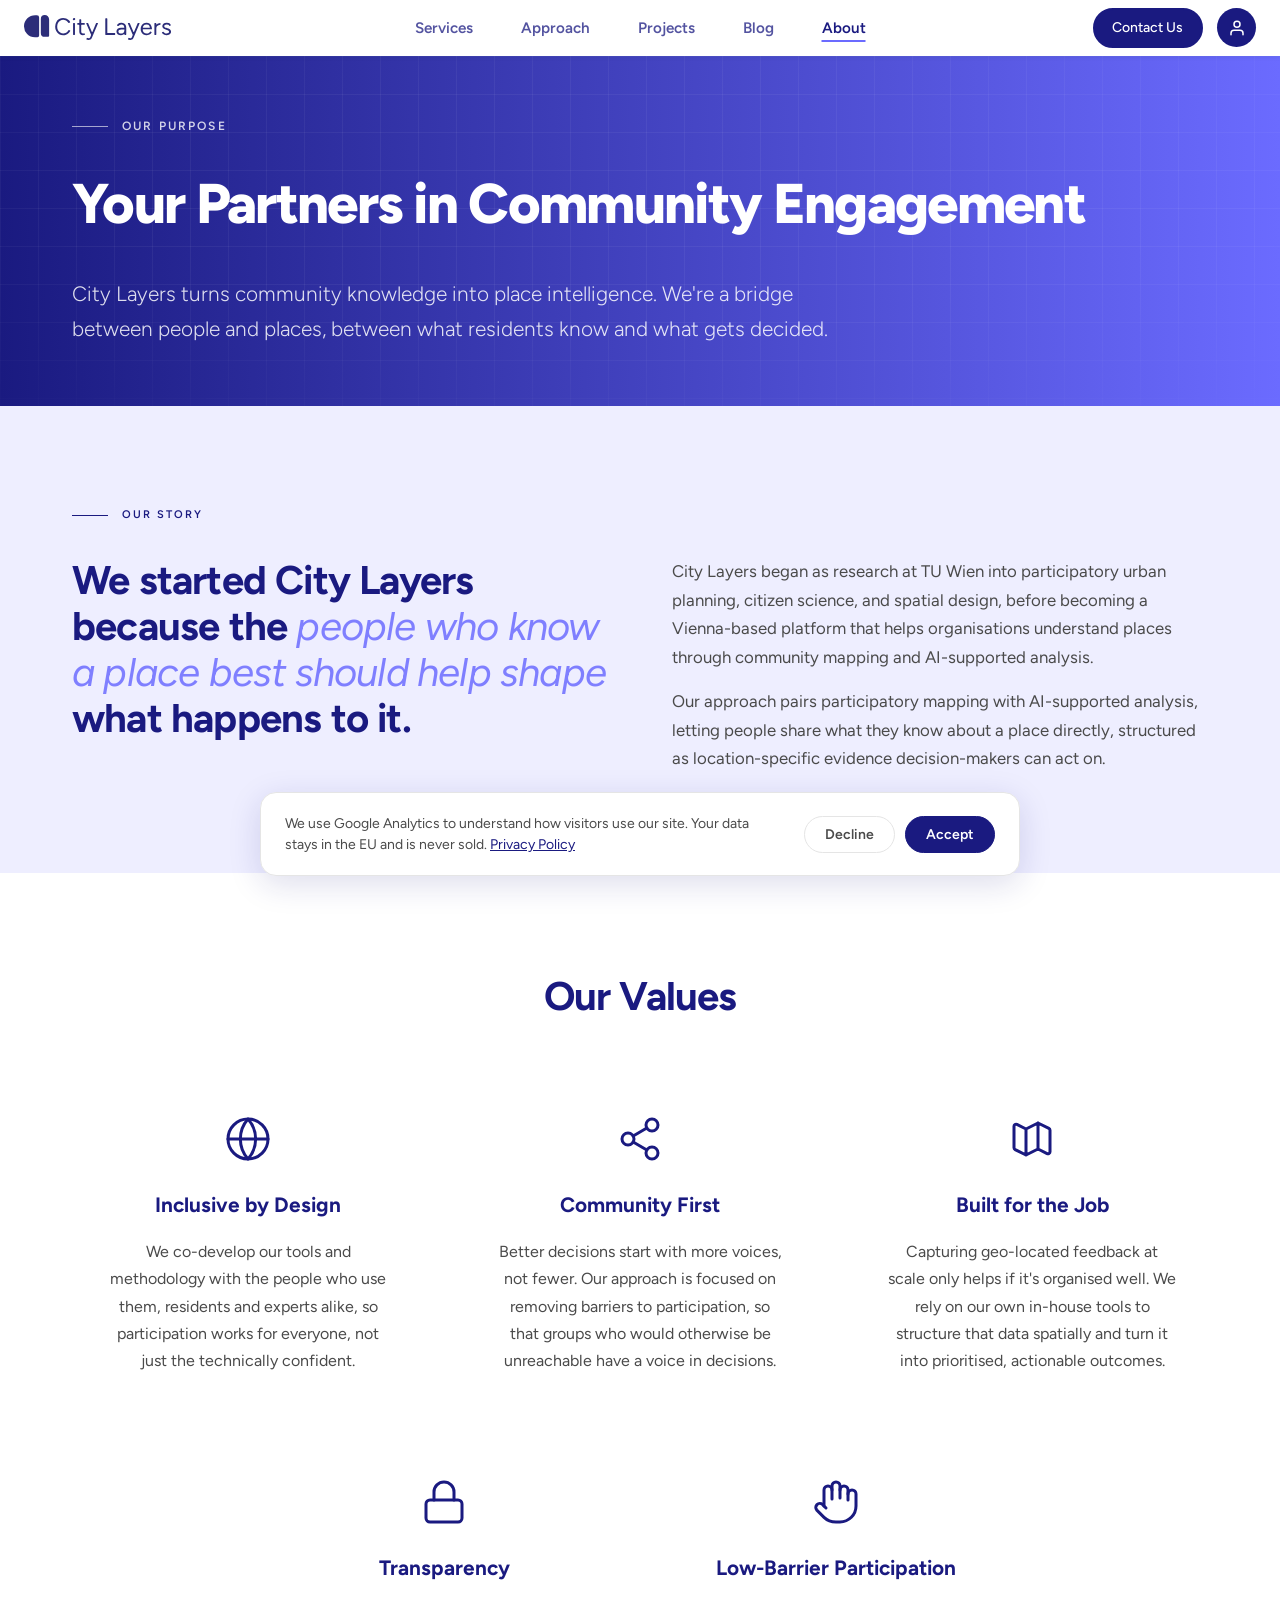
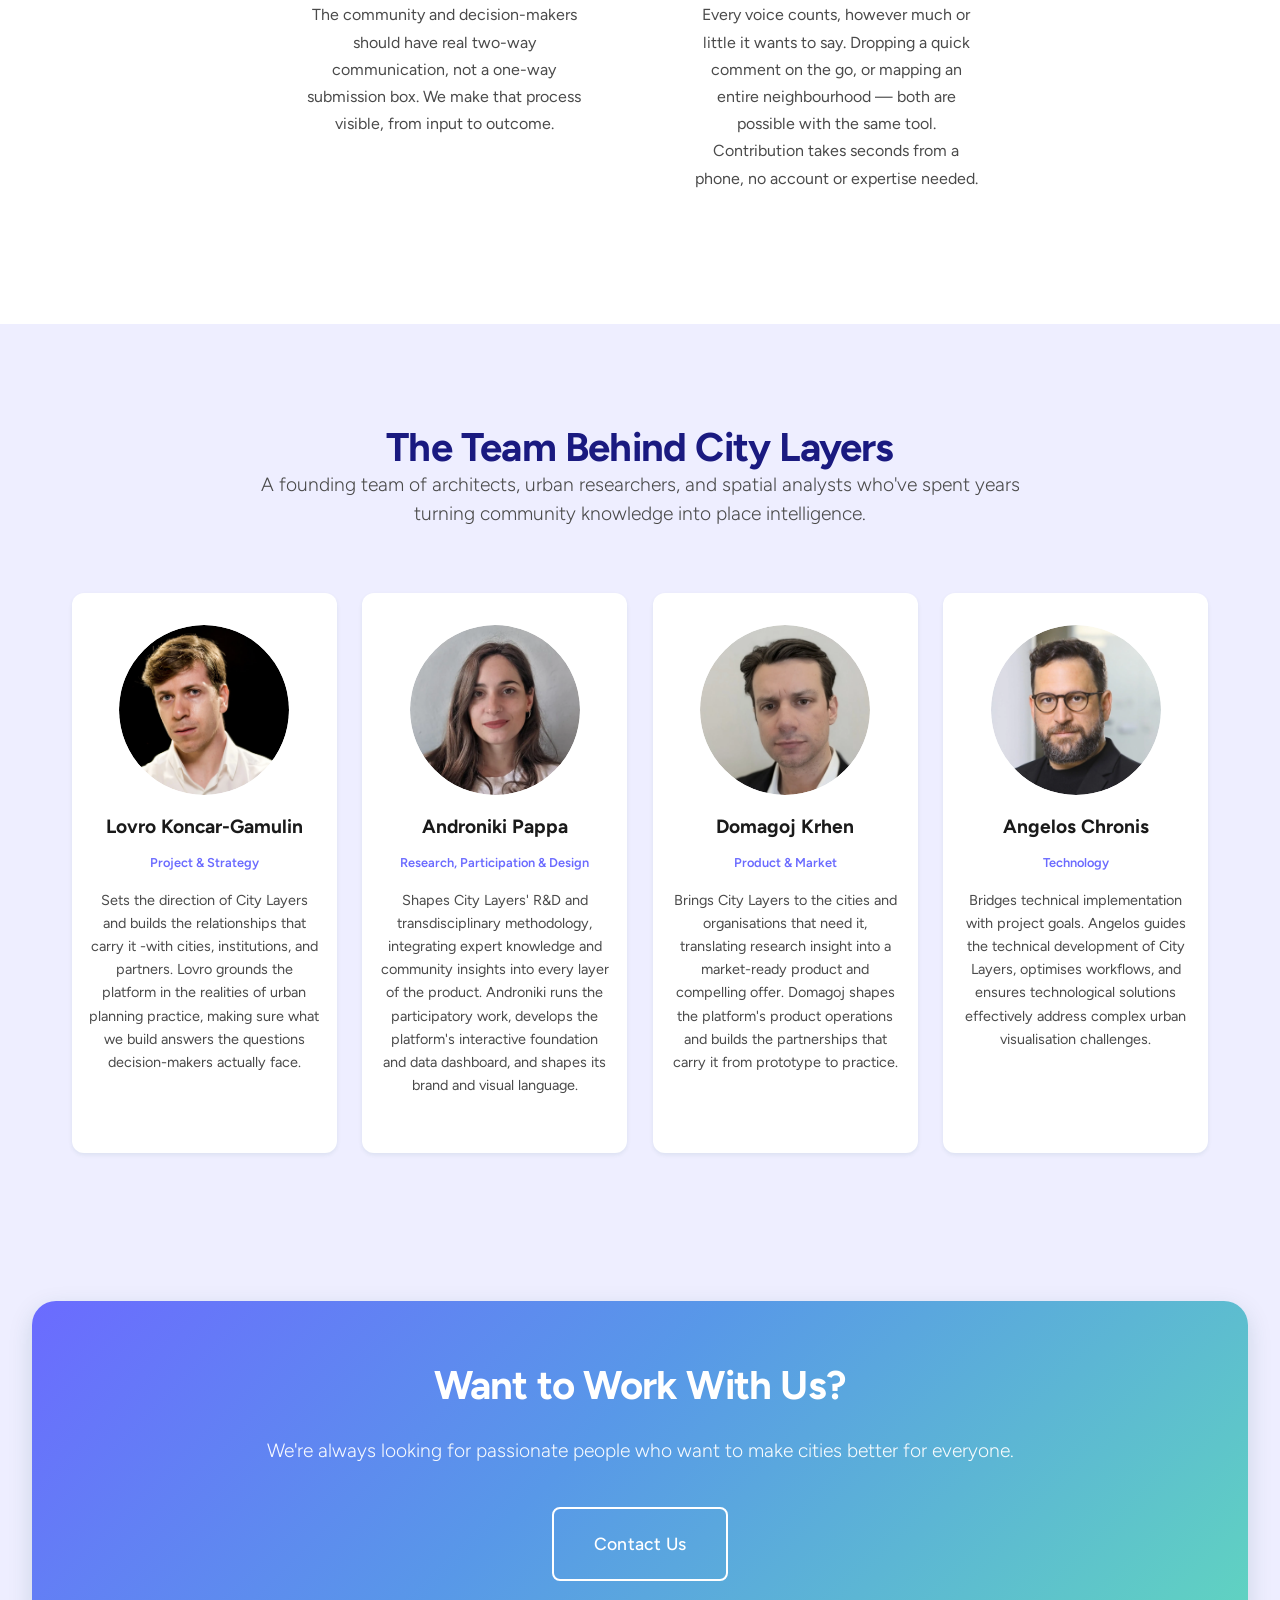
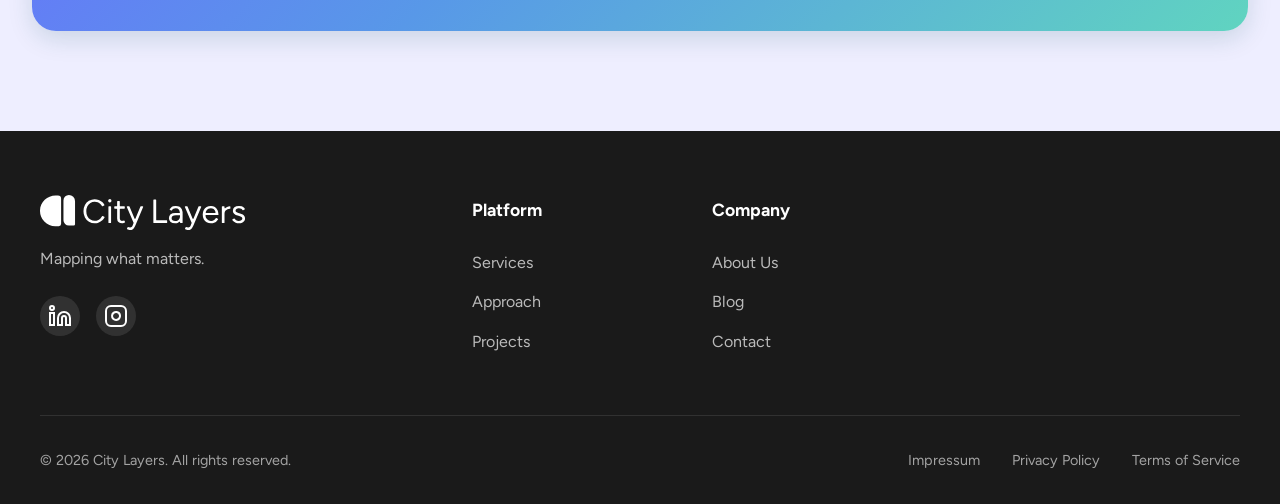
<file: about/index.html>
<!DOCTYPE html><html lang="en" data-astro-cid-sckkx6r4> <head><meta charset="UTF-8"><meta name="viewport" content="width=device-width, initial-scale=1.0"><title>About City Layers — Our Team &amp; Story</title><meta name="description" content="City Layers was founded to bridge the gap between community knowledge and urban decision-making. Meet the team behind the platform."><link rel="canonical" href="https://citylayers.eu/about/"><meta property="og:title" content="About City Layers — Our Team &amp; Story"><meta property="og:description" content="City Layers was founded to bridge the gap between community knowledge and urban decision-making. Meet the team behind the platform."><meta property="og:url" content="https://citylayers.eu/about/"><meta property="og:type" content="website"><meta property="og:image" content="https://citylayers.eu/Hero-2-colour4.webp"><meta name="twitter:card" content="summary_large_image"><meta name="twitter:title" content="About City Layers — Our Team &amp; Story"><meta name="twitter:description" content="City Layers was founded to bridge the gap between community knowledge and urban decision-making. Meet the team behind the platform."><link rel="stylesheet" href="/styles.css"><link rel="stylesheet" href="/pages.css"><link rel="icon" type="image/svg+xml" href="/logo-mark-purple.svg"><!-- Organization schema — paste inside <head> in Layout.astro --><!-- TODO: Update logo URL to GCP-hosted URL after migration (currently placeholder) --><script type="application/ld+json">
        {
        "@context": "https://schema.org",
        "@type": "Organization",
        "name": "City Layers",
        "url": "https://citylayers.eu",
        "logo": "https://citylayers.eu/logo.svg",
        "description": "City Layers is a map-based community engagement platform that helps organisations involve communities in urban design, planning, and decisions about places.",
        "foundingDate": "2026",
        "foundingLocation": {
            "@type": "Place",
            "name": "Vienna, Austria"
        },
        "areaServed": "Europe",
        "sameAs": [
            "https://www.linkedin.com/company/city-layers",
            "https://www.instagram.com/city.layers/"
        ],
        "contactPoint": {
            "@type": "ContactPoint",
            "email": "info@citylayers.eu",
            "contactType": "customer support"
        }
        }
    </script><style>@font-face{font-family:Figtree;src:url(/fonts/Figtree-VariableFont_wght.ttf) format("truetype");font-weight:100 900;font-style:normal;font-display:swap}@font-face{font-family:Figtree;src:url(/fonts/Figtree-Italic-VariableFont_wght.ttf) format("truetype");font-weight:100 900;font-style:italic;font-display:swap}.nav-actions[data-astro-cid-sckkx6r4]{display:flex;align-items:center;gap:14px}.nav-contact-btn[data-astro-cid-sckkx6r4]{background:#1a1a80;color:#fff;padding:.4rem 1.1rem;border-radius:999px;font-size:.875rem;font-weight:500;text-decoration:none;border:2px solid #1A1A80;transition:all .2s ease;white-space:nowrap}.nav-contact-btn[data-astro-cid-sckkx6r4]:hover{background:#fff;color:#1a1a80;box-shadow:0 4px 15px #0000004d}.nav-login-btn[data-astro-cid-sckkx6r4]{background:#1a1a80;color:#fff;width:39px;height:39px;border-radius:50%;text-decoration:none;border:none;transition:all .2s ease;display:flex;align-items:center;justify-content:center;flex-shrink:0}.nav-login-btn[data-astro-cid-sckkx6r4]:hover{background:#fff;color:#1a1a80;box-shadow:0 4px 15px #0000004d}@media(max-width:768px){.nav-contact-btn[data-astro-cid-sckkx6r4]{padding:.3rem .7rem;font-size:.75rem}.nav-login-btn[data-astro-cid-sckkx6r4]{width:32px;height:32px}.nav-login-btn[data-astro-cid-sckkx6r4] svg[data-astro-cid-sckkx6r4]{width:14px;height:14px}.nav-menu[data-astro-cid-sckkx6r4]{position:absolute;top:100%;left:0;right:0;background:#fff;flex-direction:column;padding:1rem;box-shadow:0 8px 16px #0000001a;display:none}.nav-menu[data-astro-cid-sckkx6r4].active{display:flex}}
.story-grid[data-astro-cid-kh7btl4r]{display:grid;grid-template-columns:1fr 1fr;gap:64px;align-items:start}.story-intro[data-astro-cid-kh7btl4r] .section-title[data-astro-cid-kh7btl4r] em[data-astro-cid-kh7btl4r]{font-style:italic;font-weight:400;color:#6b6bffd9}.story-eyebrow[data-astro-cid-kh7btl4r]{font-size:11px;font-weight:600;letter-spacing:.18em;text-transform:uppercase;color:var(--primary-color);display:flex;align-items:center;gap:14px;margin-bottom:32px}.story-eyebrow[data-astro-cid-kh7btl4r]:before{content:"";display:block;width:36px;height:1px;background:var(--primary-color)}.story-intro[data-astro-cid-kh7btl4r] .section-title[data-astro-cid-kh7btl4r]{text-align:left;margin:0}.story-lede[data-astro-cid-kh7btl4r] p[data-astro-cid-kh7btl4r]{font-size:1.05rem;color:var(--text-medium);line-height:1.7;text-align:left;margin:0 0 1rem}.story-lede[data-astro-cid-kh7btl4r] p[data-astro-cid-kh7btl4r]:last-child{margin-bottom:0}@media(max-width:900px){.story-grid[data-astro-cid-kh7btl4r]{grid-template-columns:1fr;gap:32px}}.team-grid[data-astro-cid-kh7btl4r]{display:grid;grid-template-columns:repeat(4,1fr);gap:1.6rem}.team-grid[data-astro-cid-kh7btl4r] a[data-astro-cid-kh7btl4r]{display:block;height:100%}.team-member[data-astro-cid-kh7btl4r]{height:100%;display:flex;flex-direction:column;text-align:center;transition:transform .2s ease;cursor:pointer}.team-member[data-astro-cid-kh7btl4r]:hover{transform:translateY(-4px)}.member-photo[data-astro-cid-kh7btl4r]{width:170px;height:170px;margin:0 auto 1rem;border-radius:50%;overflow:hidden}.member-name[data-astro-cid-kh7btl4r]{font-size:1.2rem}.member-role[data-astro-cid-kh7btl4r]{font-size:.8rem;color:var(--accent-purple)}.member-bio[data-astro-cid-kh7btl4r]{font-size:.9rem}@media(max-width:900px){.team-grid[data-astro-cid-kh7btl4r]{grid-template-columns:repeat(2,1fr)}}@media(max-width:480px){.team-grid[data-astro-cid-kh7btl4r]{grid-template-columns:1fr}}.value-svg[data-astro-cid-kh7btl4r]{width:48px;height:48px;display:block;margin:0 auto 1.5rem}.value-icon[data-astro-cid-kh7btl4r]{display:flex;justify-content:center;margin-bottom:1rem}.values-grid[data-astro-cid-kh7btl4r]{display:flex;flex-wrap:wrap;justify-content:center;gap:2.5rem;margin-top:4rem}.value-card[data-astro-cid-kh7btl4r]{flex:0 0 calc((100% - 5rem) / 3);box-sizing:border-box}@media(max-width:900px){.value-card[data-astro-cid-kh7btl4r]{flex:0 0 calc((100% - 2.5rem)/2)}}@media(max-width:600px){.value-card[data-astro-cid-kh7btl4r]{flex:0 0 100%}}
</style></head> <body data-astro-cid-sckkx6r4> <nav class="nav" data-astro-cid-sckkx6r4> <div class="nav-container" data-astro-cid-sckkx6r4> <a href="/" class="logo" data-astro-cid-sckkx6r4> <img src="/logo.svg" alt="City Layers" class="logo-img" data-astro-cid-sckkx6r4> </a> <ul class="nav-menu" id="navMenu" data-astro-cid-sckkx6r4> <li data-astro-cid-sckkx6r4><a href="/services" class="nav-link " data-astro-cid-sckkx6r4>Services</a></li> <li data-astro-cid-sckkx6r4><a href="/approach" class="nav-link " data-astro-cid-sckkx6r4>Approach</a></li> <li data-astro-cid-sckkx6r4><a href="/projects" class="nav-link " data-astro-cid-sckkx6r4>Projects</a></li> <li data-astro-cid-sckkx6r4><a href="/blog" class="nav-link " data-astro-cid-sckkx6r4>Blog</a></li> <li data-astro-cid-sckkx6r4><a href="/about" class="nav-link active" data-astro-cid-sckkx6r4>About</a></li> </ul> <div class="nav-actions" data-astro-cid-sckkx6r4> <a href="/contact" class="nav-contact-btn" data-astro-cid-sckkx6r4>Contact Us</a> <a href="https://campaigns.citylayers.eu/" class="nav-login-btn" title="Client Login" target="_blank" rel="noopener noreferrer" data-astro-cid-sckkx6r4> <svg xmlns="http://www.w3.org/2000/svg" width="18" height="18" viewBox="0 0 24 24" fill="none" stroke="currentColor" stroke-width="2" stroke-linecap="round" stroke-linejoin="round" data-astro-cid-sckkx6r4> <path d="M20 21v-2a4 4 0 0 0-4-4H8a4 4 0 0 0-4 4v2" data-astro-cid-sckkx6r4></path> <circle cx="12" cy="7" r="4" data-astro-cid-sckkx6r4></circle> </svg> </a> <button class="nav-toggle" id="navToggle" data-astro-cid-sckkx6r4> <span data-astro-cid-sckkx6r4></span> <span data-astro-cid-sckkx6r4></span> <span data-astro-cid-sckkx6r4></span> </button> </div> </div> </nav>  <section class="page-hero" data-astro-cid-kh7btl4r> <div class="container" data-astro-cid-kh7btl4r> <div class="page-eyebrow" data-astro-cid-kh7btl4r>Our Purpose</div> <h1 class="page-title" data-astro-cid-kh7btl4r>Your Partners in Community Engagement</h1> <p class="page-subtitle" data-astro-cid-kh7btl4r>City Layers turns community knowledge into place intelligence. We're a bridge between people and places, between what residents know and what gets decided.</p> </div> </section> <section class="our-story" data-astro-cid-kh7btl4r> <div class="container" data-astro-cid-kh7btl4r> <span class="story-eyebrow" data-astro-cid-kh7btl4r>Our Story</span> <div class="story-grid" data-astro-cid-kh7btl4r> <div class="story-intro" data-astro-cid-kh7btl4r> <h2 class="section-title" data-astro-cid-kh7btl4r>We started City Layers because the <em data-astro-cid-kh7btl4r>people who know a place best should help shape</em> what happens to it.</h2> </div> <div class="story-lede" data-astro-cid-kh7btl4r> <p data-astro-cid-kh7btl4r>City Layers began as research at TU Wien into participatory urban planning, citizen science, and spatial design, before becoming a Vienna-based platform that helps organisations understand places through community mapping and AI-supported analysis.</p> <p data-astro-cid-kh7btl4r>Our approach pairs participatory mapping with AI-supported analysis, letting people share what they know about a place directly, structured as location-specific evidence decision-makers can act on.</p> </div> </div> </div> </section> <section class="values-section" data-astro-cid-kh7btl4r> <div class="container" data-astro-cid-kh7btl4r> <h2 class="section-title text-center" data-astro-cid-kh7btl4r>Our Values</h2> <div class="values-grid" data-astro-cid-kh7btl4r> <div class="value-card" data-astro-cid-kh7btl4r> <svg class="value-svg" viewBox="0 0 24 24" fill="none" stroke="var(--primary-color)" stroke-width="1.5" stroke-linecap="round" stroke-linejoin="round" data-astro-cid-kh7btl4r><circle cx="12" cy="12" r="10" data-astro-cid-kh7btl4r></circle><path d="M2 12h20M12 2a15 15 0 0 1 0 20M12 2a15 15 0 0 0 0 20" data-astro-cid-kh7btl4r></path></svg> <h3 data-astro-cid-kh7btl4r>Inclusive by Design</h3> <p data-astro-cid-kh7btl4r>We co-develop our tools and methodology with the people who use them, residents and experts alike, so participation works for everyone, not just the technically confident.</p> </div> <div class="value-card" data-astro-cid-kh7btl4r> <svg class="value-svg" viewBox="0 0 24 24" fill="none" stroke="var(--primary-color)" stroke-width="1.5" stroke-linecap="round" stroke-linejoin="round" data-astro-cid-kh7btl4r><circle cx="18" cy="5" r="3" data-astro-cid-kh7btl4r></circle><circle cx="6" cy="12" r="3" data-astro-cid-kh7btl4r></circle><circle cx="18" cy="19" r="3" data-astro-cid-kh7btl4r></circle><line x1="8.59" y1="13.51" x2="15.42" y2="17.49" data-astro-cid-kh7btl4r></line><line x1="15.41" y1="6.51" x2="8.59" y2="10.49" data-astro-cid-kh7btl4r></line></svg> <h3 data-astro-cid-kh7btl4r>Community First</h3> <p data-astro-cid-kh7btl4r>Better decisions start with more voices, not fewer. Our approach is focused on removing barriers to participation, so that groups who would otherwise be unreachable have a voice in decisions.</p> </div> <div class="value-card" data-astro-cid-kh7btl4r> <svg class="value-svg" viewBox="0 0 24 24" fill="none" stroke="var(--primary-color)" stroke-width="1.5" stroke-linecap="round" stroke-linejoin="round" data-astro-cid-kh7btl4r><path d="M9 20l-5.447-2.724A1 1 0 0 1 3 16.382V5.618a1 1 0 0 1 1.447-.894L9 7m0 13l6-3m-6 3V7m6 10l4.553 2.276A1 1 0 0 0 21 18.382V7.618a1 1 0 0 0-.553-.894L15 4m0 13V4m0 0L9 7" data-astro-cid-kh7btl4r></path></svg> <h3 data-astro-cid-kh7btl4r>Built for the Job</h3> <p data-astro-cid-kh7btl4r>Capturing geo-located feedback at scale only helps if it's organised well. We rely on our own in-house tools to structure that data spatially and turn it into prioritised, actionable outcomes.</p> </div> <div class="value-card" data-astro-cid-kh7btl4r> <svg class="value-svg" viewBox="0 0 24 24" fill="none" stroke="var(--primary-color)" stroke-width="1.5" stroke-linecap="round" stroke-linejoin="round" data-astro-cid-kh7btl4r><rect x="3" y="11" width="18" height="11" rx="2" data-astro-cid-kh7btl4r></rect><path d="M7 11V7a5 5 0 0 1 10 0v4" data-astro-cid-kh7btl4r></path></svg> <h3 data-astro-cid-kh7btl4r>Transparency</h3> <p data-astro-cid-kh7btl4r>The community and decision-makers should have real two-way communication, not a one-way submission box. We make that process visible, from input to outcome.</p> </div> <div class="value-card" data-astro-cid-kh7btl4r> <svg class="value-svg" viewBox="0 0 24 24" fill="none" stroke="var(--primary-color)" stroke-width="1.5" stroke-linecap="round" stroke-linejoin="round" data-astro-cid-kh7btl4r><path d="M18 11V6a2 2 0 0 0-2-2 2 2 0 0 0-2 2v0" data-astro-cid-kh7btl4r></path><path d="M14 10V4a2 2 0 0 0-2-2 2 2 0 0 0-2 2v2" data-astro-cid-kh7btl4r></path><path d="M10 10.5V6a2 2 0 0 0-2-2 2 2 0 0 0-2 2v8" data-astro-cid-kh7btl4r></path><path d="M18 8a2 2 0 1 1 4 0v6a8 8 0 0 1-8 8h-2c-2.8 0-4.5-.86-5.99-2.34l-3.6-3.6a2 2 0 0 1 2.83-2.82L7 15" data-astro-cid-kh7btl4r></path></svg> <h3 data-astro-cid-kh7btl4r>Low-Barrier Participation</h3> <p data-astro-cid-kh7btl4r>Every voice counts, however much or little it wants to say. Dropping a quick comment on the go, or mapping an entire neighbourhood — both are possible with the same tool. Contribution takes seconds from a phone, no account or expertise needed.</p> </div> </div> </div> </section> <section class="team-section" id="team" data-astro-cid-kh7btl4r> <div class="container" data-astro-cid-kh7btl4r> <h2 class="section-title text-center" data-astro-cid-kh7btl4r>The Team Behind City Layers</h2> <p class="section-description text-center" data-astro-cid-kh7btl4r>A founding team of architects, urban researchers, and spatial analysts who've spent years</p> <p class="section-description text-center" data-astro-cid-kh7btl4r>turning community knowledge into place intelligence.</p> <div class="team-grid" data-astro-cid-kh7btl4r> <a href="https://www.linkedin.com/in/lovro-koncar-gamulin/" target="_blank" rel="noopener noreferrer" style="text-decoration: none; color: inherit;" data-astro-cid-kh7btl4r> <div class="team-member" data-astro-cid-kh7btl4r> <div class="member-photo" data-astro-cid-kh7btl4r> <img src="/media/directus/e0da8eda-fbba-486f-b9e1-928082a62981.webp" alt="Lovro Koncar-Gamulin" style="width: 100%; height: 100%; object-fit: cover; border-radius: 50%;" loading="lazy" data-astro-cid-kh7btl4r> </div> <h3 class="member-name" data-astro-cid-kh7btl4r>Lovro Koncar-Gamulin</h3> <p class="member-role" data-astro-cid-kh7btl4r>Project &amp; Strategy</p> <p class="member-bio" data-astro-cid-kh7btl4r>Sets the direction of City Layers and builds the relationships that carry it -with cities, institutions, and partners. Lovro grounds the platform in the realities of urban planning practice, making sure what we build answers the questions decision-makers actually face.</p> </div> </a><a href="https://www.linkedin.com/in/androniki-pappa/" target="_blank" rel="noopener noreferrer" style="text-decoration: none; color: inherit;" data-astro-cid-kh7btl4r> <div class="team-member" data-astro-cid-kh7btl4r> <div class="member-photo" data-astro-cid-kh7btl4r> <img src="/media/directus/01ef7581-3f5c-4105-92b3-f33d2294297f.webp" alt="Androniki Pappa" style="width: 100%; height: 100%; object-fit: cover; border-radius: 50%;" loading="lazy" data-astro-cid-kh7btl4r> </div> <h3 class="member-name" data-astro-cid-kh7btl4r>Androniki Pappa</h3> <p class="member-role" data-astro-cid-kh7btl4r>Research, Participation &amp; Design</p> <p class="member-bio" data-astro-cid-kh7btl4r>Shapes City Layers&#39; R&amp;D and transdisciplinary methodology, integrating expert knowledge and community insights into every layer of the product. Androniki runs the participatory work, develops the platform&#39;s interactive foundation and data dashboard, and shapes its brand and visual language.</p> </div> </a><a href="https://www.linkedin.com/in/domagoj-krhen/" target="_blank" rel="noopener noreferrer" style="text-decoration: none; color: inherit;" data-astro-cid-kh7btl4r> <div class="team-member" data-astro-cid-kh7btl4r> <div class="member-photo" data-astro-cid-kh7btl4r> <img src="/media/directus/ca02a9b4-415e-416c-8a6f-26a73e5734d4.webp" alt="Domagoj Krhen" style="width: 100%; height: 100%; object-fit: cover; border-radius: 50%;" loading="lazy" data-astro-cid-kh7btl4r> </div> <h3 class="member-name" data-astro-cid-kh7btl4r>Domagoj Krhen</h3> <p class="member-role" data-astro-cid-kh7btl4r>Product &amp; Market</p> <p class="member-bio" data-astro-cid-kh7btl4r>Brings City Layers to the cities and organisations that need it, translating research insight into a market-ready product and compelling offer. Domagoj shapes the platform&#39;s product operations and builds the partnerships that carry it from prototype to practice.</p> </div> </a><a href="https://www.linkedin.com/in/angeloschronis/" target="_blank" rel="noopener noreferrer" style="text-decoration: none; color: inherit;" data-astro-cid-kh7btl4r> <div class="team-member" data-astro-cid-kh7btl4r> <div class="member-photo" data-astro-cid-kh7btl4r> <img src="/media/directus/edfbfb48-6916-4d77-abc0-fa4020a5e365.webp" alt="Angelos Chronis" style="width: 100%; height: 100%; object-fit: cover; border-radius: 50%;" loading="lazy" data-astro-cid-kh7btl4r> </div> <h3 class="member-name" data-astro-cid-kh7btl4r>Angelos Chronis</h3> <p class="member-role" data-astro-cid-kh7btl4r>Technology</p> <p class="member-bio" data-astro-cid-kh7btl4r>Bridges technical implementation with project goals. Angelos guides the technical development of City Layers, optimises workflows, and ensures technological solutions effectively address complex urban visualisation challenges.</p> </div> </a> </div> </div> </section> <section class="cta-section" data-astro-cid-kh7btl4r> <div class="container" data-astro-cid-kh7btl4r> <h2 data-astro-cid-kh7btl4r>Want to Work With Us?</h2> <p data-astro-cid-kh7btl4r>We're always looking for passionate people who want to make cities better for everyone.</p> <div class="cta-buttons" data-astro-cid-kh7btl4r> <a href="/contact" class="btn btn-outline btn-large" data-astro-cid-kh7btl4r> Contact Us </a> </div> </div> </section>  <footer class="footer" data-astro-cid-sckkx6r4> <div class="footer-container" data-astro-cid-sckkx6r4> <div class="footer-column" data-astro-cid-sckkx6r4> <div class="footer-logo" data-astro-cid-sckkx6r4> <img src="/logo.svg" class="footer-logo-img" alt="City Layers" data-astro-cid-sckkx6r4> </div> <p class="footer-description" data-astro-cid-sckkx6r4>Mapping what matters.</p> <div class="social-links" data-astro-cid-sckkx6r4> <div class="social-links" data-astro-cid-sckkx6r4> <a href="https://www.linkedin.com/company/city-layers" target="_blank" rel="noopener noreferrer" class="social-link" aria-label="LinkedIn" data-astro-cid-sckkx6r4><svg width="24" height="24" viewBox="0 0 24 24" fill="none" stroke="currentColor" stroke-width="2" data-astro-cid-sckkx6r4><path d="M16 8a6 6 0 0 1 6 6v7h-4v-7a2 2 0 0 0-2-2 2 2 0 0 0-2 2v7h-4v-7a6 6 0 0 1 6-6z" data-astro-cid-sckkx6r4></path><rect x="2" y="9" width="4" height="12" data-astro-cid-sckkx6r4></rect><circle cx="4" cy="4" r="2" data-astro-cid-sckkx6r4></circle></svg></a> <a href="https://www.instagram.com/city.layers/" target="_blank" rel="noopener noreferrer" class="social-link" aria-label="Instagram" data-astro-cid-sckkx6r4><svg width="24" height="24" viewBox="0 0 24 24" fill="none" stroke="currentColor" stroke-width="2" data-astro-cid-sckkx6r4><rect x="2" y="2" width="20" height="20" rx="5" ry="5" data-astro-cid-sckkx6r4></rect><path d="M16 11.37A4 4 0 1 1 12.63 8 4 4 0 0 1 16 11.37z" data-astro-cid-sckkx6r4></path><line x1="17.5" y1="6.5" x2="17.51" y2="6.5" data-astro-cid-sckkx6r4></line></svg></a> </div> </div> </div> <div class="footer-column" data-astro-cid-sckkx6r4> <h4 data-astro-cid-sckkx6r4>Platform</h4> <ul class="footer-links" data-astro-cid-sckkx6r4> <li data-astro-cid-sckkx6r4><a href="/services" data-astro-cid-sckkx6r4>Services</a></li> <li data-astro-cid-sckkx6r4><a href="/approach" data-astro-cid-sckkx6r4>Approach</a></li> <li data-astro-cid-sckkx6r4><a href="/projects" data-astro-cid-sckkx6r4>Projects</a></li> </ul> </div> <div class="footer-column" data-astro-cid-sckkx6r4> <h4 data-astro-cid-sckkx6r4>Company</h4> <ul class="footer-links" data-astro-cid-sckkx6r4> <li data-astro-cid-sckkx6r4><a href="/about" data-astro-cid-sckkx6r4>About Us</a></li> <li data-astro-cid-sckkx6r4><a href="/blog" data-astro-cid-sckkx6r4>Blog</a></li> <li data-astro-cid-sckkx6r4><a href="/contact" data-astro-cid-sckkx6r4>Contact</a></li> </ul> </div>  </div> <div class="footer-bottom" data-astro-cid-sckkx6r4> <p data-astro-cid-sckkx6r4>&copy; 2026 City Layers. All rights reserved.</p> <div class="footer-legal" data-astro-cid-sckkx6r4> <a href="/impressum" data-astro-cid-sckkx6r4>Impressum</a> <a href="/privacy" data-astro-cid-sckkx6r4>Privacy Policy</a> <a href="/terms" data-astro-cid-sckkx6r4>Terms of Service</a> </div> </div> </footer> <script src="/script.js"></script> <!-- Floating Contact Button & Login -->  <!-- Cookie Banner --> <div id="cookie-banner" class="cookie-banner" data-astro-cid-sckkx6r4> <div class="cookie-content" data-astro-cid-sckkx6r4> <p class="cookie-text" data-astro-cid-sckkx6r4>We use Google Analytics to understand how visitors use our site. Your data stays in the EU and is never sold. <a href="/privacy" data-astro-cid-sckkx6r4>Privacy Policy</a></p> <div class="cookie-actions" data-astro-cid-sckkx6r4> <button id="cookie-decline" class="cookie-btn cookie-btn-decline" data-astro-cid-sckkx6r4>Decline</button> <button id="cookie-accept" class="cookie-btn cookie-btn-accept" data-astro-cid-sckkx6r4>Accept</button> </div> </div> </div> <script>
        (function() {
            const consent = localStorage.getItem('cl-cookie-consent');
            const banner = document.getElementById('cookie-banner');

            if (consent === 'accepted') {
                enableAnalytics();
                return;
            }

            if (consent === 'declined') {
                banner.style.display = 'none';
                return;
            }

            // Show banner
            banner.style.display = 'flex';

            document.getElementById('cookie-accept').addEventListener('click', () => {
                localStorage.setItem('cl-cookie-consent', 'accepted');
                banner.style.display = 'none';
                enableAnalytics();
            });

            document.getElementById('cookie-decline').addEventListener('click', () => {
                localStorage.setItem('cl-cookie-consent', 'declined');
                banner.style.display = 'none';
            });

            function enableAnalytics() {
            const gtmScript = document.createElement('script');
            gtmScript.async = true;
            gtmScript.src = 'https://www.googletagmanager.com/gtag/js?id=G-C6YP9W63Q3';
            document.head.appendChild(gtmScript);

            const inlineScript = document.createElement('script');
            inlineScript.textContent = `
                window.dataLayer = window.dataLayer || [];
                function gtag(){dataLayer.push(arguments);}
                gtag('js', new Date());
                gtag('config', 'G-C6YP9W63Q3');
            `;
            document.head.appendChild(inlineScript);
        }
        })();
    </script> </body> </html>
</file>
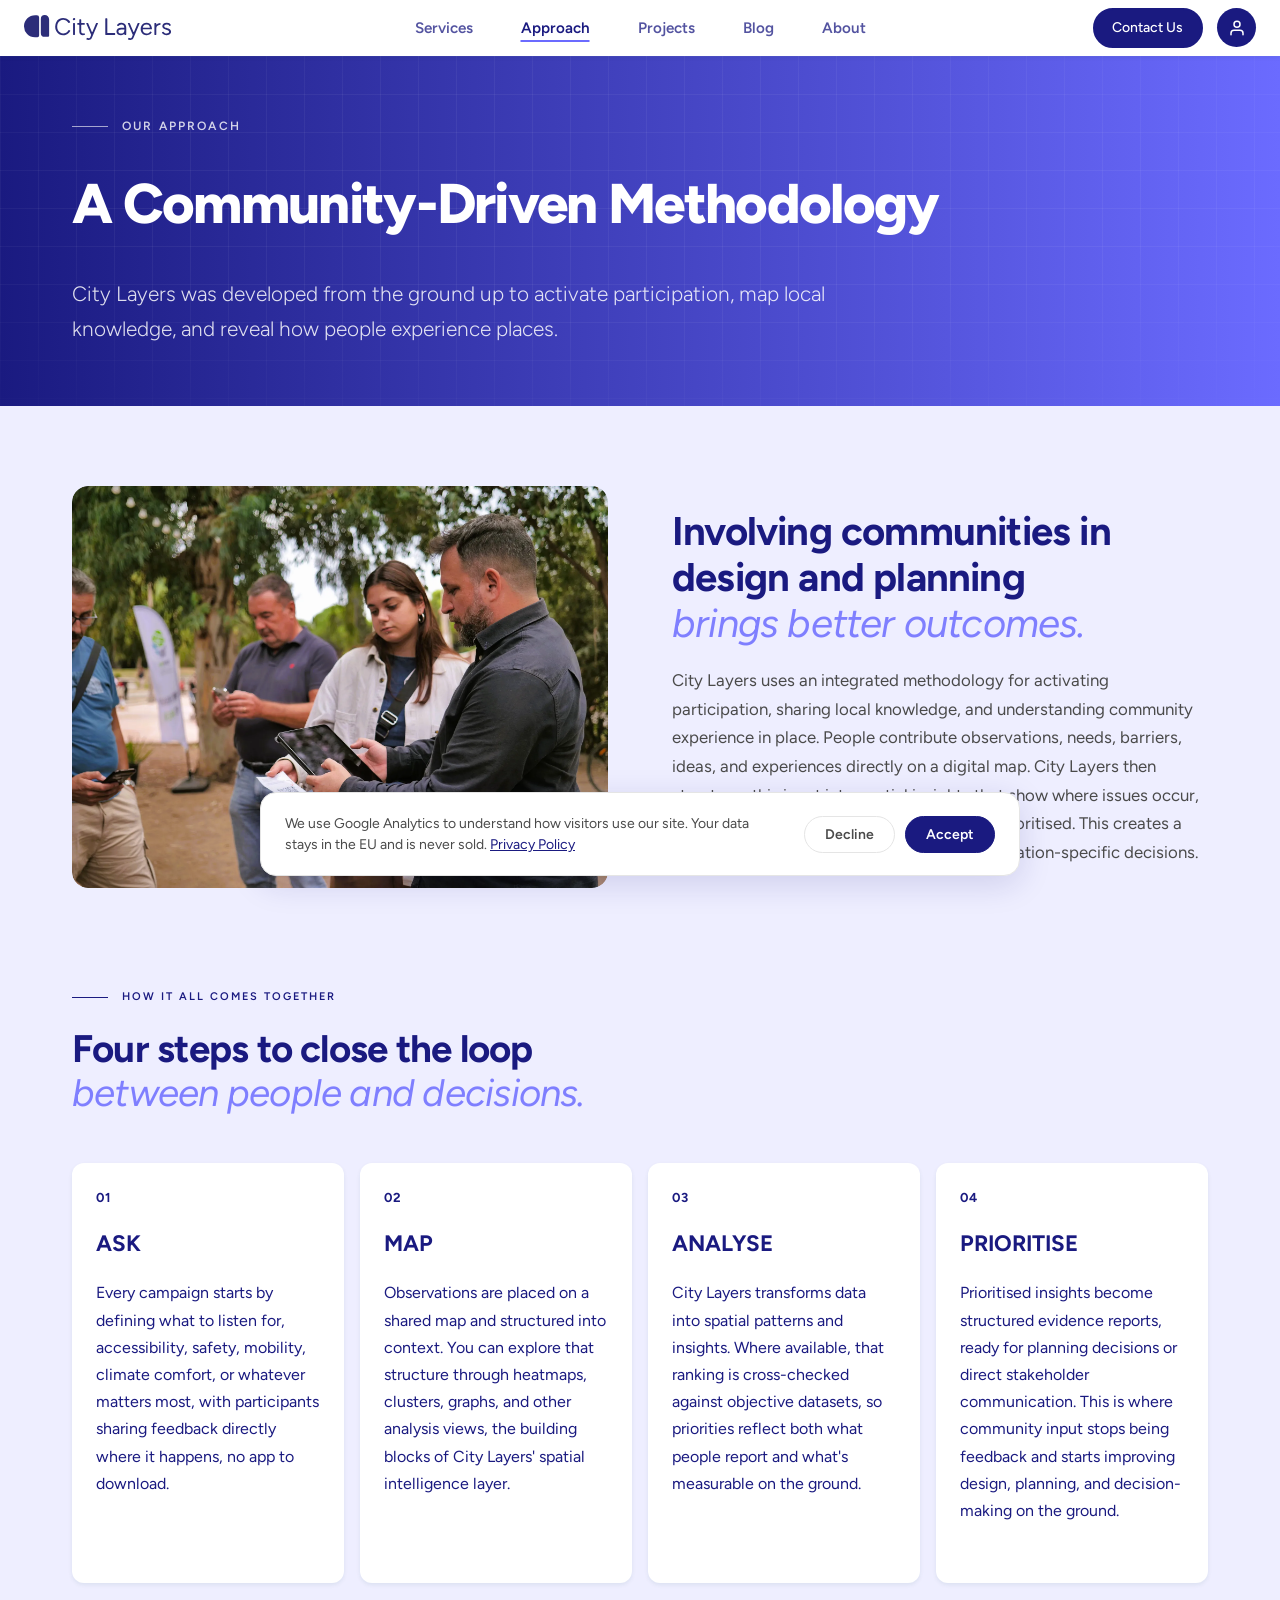
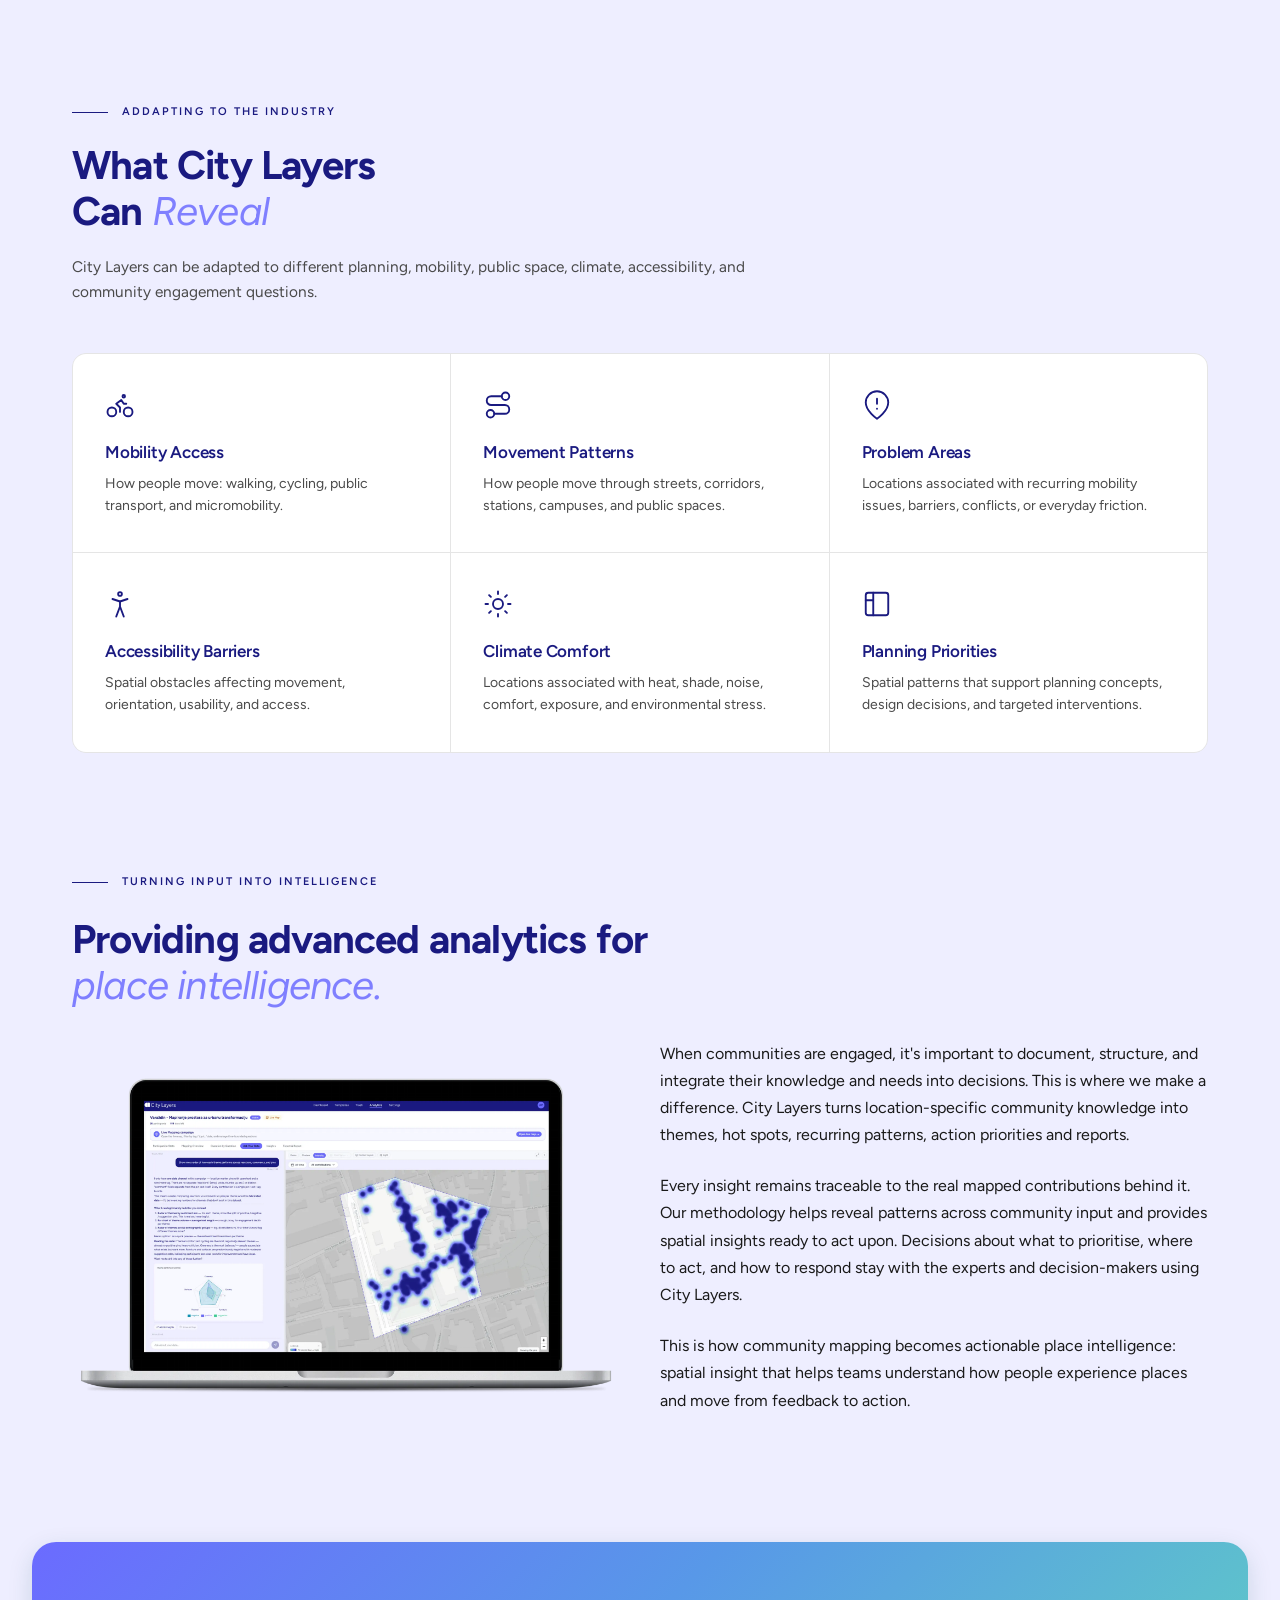
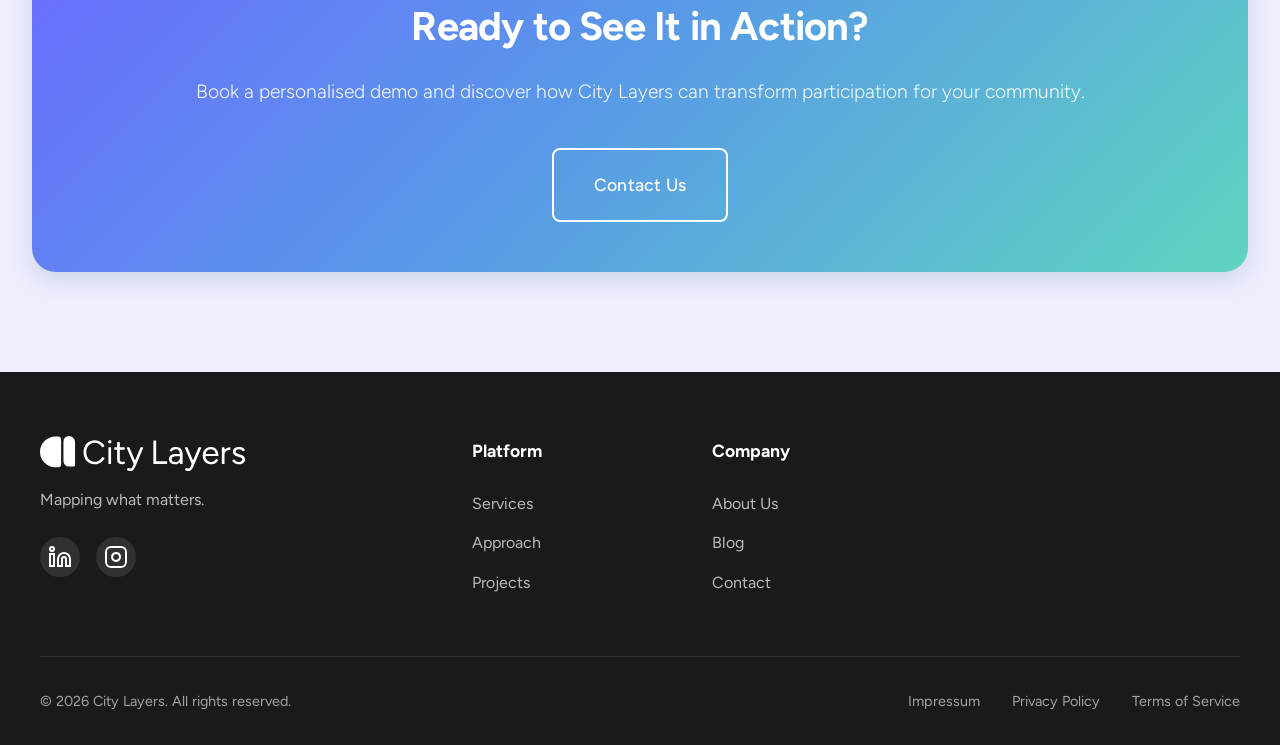
<file: approach/index.html>
<!DOCTYPE html><html lang="en" data-astro-cid-sckkx6r4> <head><meta charset="UTF-8"><meta name="viewport" content="width=device-width, initial-scale=1.0"><title>Our Methodology — How City Layers Works</title><meta name="description" content="Our co-developed methodology combines participatory mapping, spatial analysis, and AI-supported analytics to turn community input into actionable place intelligence."><link rel="canonical" href="https://citylayers.eu/approach/"><meta property="og:title" content="Our Methodology — How City Layers Works"><meta property="og:description" content="Our co-developed methodology combines participatory mapping, spatial analysis, and AI-supported analytics to turn community input into actionable place intelligence."><meta property="og:url" content="https://citylayers.eu/approach/"><meta property="og:type" content="website"><meta property="og:image" content="https://citylayers.eu/Hero-2-colour4.webp"><meta name="twitter:card" content="summary_large_image"><meta name="twitter:title" content="Our Methodology — How City Layers Works"><meta name="twitter:description" content="Our co-developed methodology combines participatory mapping, spatial analysis, and AI-supported analytics to turn community input into actionable place intelligence."><link rel="stylesheet" href="/styles.css"><link rel="stylesheet" href="/pages.css"><link rel="icon" type="image/svg+xml" href="/logo-mark-purple.svg"><!-- Organization schema — paste inside <head> in Layout.astro --><!-- TODO: Update logo URL to GCP-hosted URL after migration (currently placeholder) --><script type="application/ld+json">
        {
        "@context": "https://schema.org",
        "@type": "Organization",
        "name": "City Layers",
        "url": "https://citylayers.eu",
        "logo": "https://citylayers.eu/logo.svg",
        "description": "City Layers is a map-based community engagement platform that helps organisations involve communities in urban design, planning, and decisions about places.",
        "foundingDate": "2026",
        "foundingLocation": {
            "@type": "Place",
            "name": "Vienna, Austria"
        },
        "areaServed": "Europe",
        "sameAs": [
            "https://www.linkedin.com/company/city-layers",
            "https://www.instagram.com/city.layers/"
        ],
        "contactPoint": {
            "@type": "ContactPoint",
            "email": "info@citylayers.eu",
            "contactType": "customer support"
        }
        }
    </script><style>@font-face{font-family:Figtree;src:url(/fonts/Figtree-VariableFont_wght.ttf) format("truetype");font-weight:100 900;font-style:normal;font-display:swap}@font-face{font-family:Figtree;src:url(/fonts/Figtree-Italic-VariableFont_wght.ttf) format("truetype");font-weight:100 900;font-style:italic;font-display:swap}.nav-actions[data-astro-cid-sckkx6r4]{display:flex;align-items:center;gap:14px}.nav-contact-btn[data-astro-cid-sckkx6r4]{background:#1a1a80;color:#fff;padding:.4rem 1.1rem;border-radius:999px;font-size:.875rem;font-weight:500;text-decoration:none;border:2px solid #1A1A80;transition:all .2s ease;white-space:nowrap}.nav-contact-btn[data-astro-cid-sckkx6r4]:hover{background:#fff;color:#1a1a80;box-shadow:0 4px 15px #0000004d}.nav-login-btn[data-astro-cid-sckkx6r4]{background:#1a1a80;color:#fff;width:39px;height:39px;border-radius:50%;text-decoration:none;border:none;transition:all .2s ease;display:flex;align-items:center;justify-content:center;flex-shrink:0}.nav-login-btn[data-astro-cid-sckkx6r4]:hover{background:#fff;color:#1a1a80;box-shadow:0 4px 15px #0000004d}@media(max-width:768px){.nav-contact-btn[data-astro-cid-sckkx6r4]{padding:.3rem .7rem;font-size:.75rem}.nav-login-btn[data-astro-cid-sckkx6r4]{width:32px;height:32px}.nav-login-btn[data-astro-cid-sckkx6r4] svg[data-astro-cid-sckkx6r4]{width:14px;height:14px}.nav-menu[data-astro-cid-sckkx6r4]{position:absolute;top:100%;left:0;right:0;background:#fff;flex-direction:column;padding:1rem;box-shadow:0 8px 16px #0000001a;display:none}.nav-menu[data-astro-cid-sckkx6r4].active{display:flex}}
</style><link rel="stylesheet" href="/_astro/approach.CUTf2yFn.css"></head> <body data-astro-cid-sckkx6r4> <nav class="nav" data-astro-cid-sckkx6r4> <div class="nav-container" data-astro-cid-sckkx6r4> <a href="/" class="logo" data-astro-cid-sckkx6r4> <img src="/logo.svg" alt="City Layers" class="logo-img" data-astro-cid-sckkx6r4> </a> <ul class="nav-menu" id="navMenu" data-astro-cid-sckkx6r4> <li data-astro-cid-sckkx6r4><a href="/services" class="nav-link " data-astro-cid-sckkx6r4>Services</a></li> <li data-astro-cid-sckkx6r4><a href="/approach" class="nav-link active" data-astro-cid-sckkx6r4>Approach</a></li> <li data-astro-cid-sckkx6r4><a href="/projects" class="nav-link " data-astro-cid-sckkx6r4>Projects</a></li> <li data-astro-cid-sckkx6r4><a href="/blog" class="nav-link " data-astro-cid-sckkx6r4>Blog</a></li> <li data-astro-cid-sckkx6r4><a href="/about" class="nav-link " data-astro-cid-sckkx6r4>About</a></li> </ul> <div class="nav-actions" data-astro-cid-sckkx6r4> <a href="/contact" class="nav-contact-btn" data-astro-cid-sckkx6r4>Contact Us</a> <a href="https://campaigns.citylayers.eu/" class="nav-login-btn" title="Client Login" target="_blank" rel="noopener noreferrer" data-astro-cid-sckkx6r4> <svg xmlns="http://www.w3.org/2000/svg" width="18" height="18" viewBox="0 0 24 24" fill="none" stroke="currentColor" stroke-width="2" stroke-linecap="round" stroke-linejoin="round" data-astro-cid-sckkx6r4> <path d="M20 21v-2a4 4 0 0 0-4-4H8a4 4 0 0 0-4 4v2" data-astro-cid-sckkx6r4></path> <circle cx="12" cy="7" r="4" data-astro-cid-sckkx6r4></circle> </svg> </a> <button class="nav-toggle" id="navToggle" data-astro-cid-sckkx6r4> <span data-astro-cid-sckkx6r4></span> <span data-astro-cid-sckkx6r4></span> <span data-astro-cid-sckkx6r4></span> </button> </div> </div> </nav>  <section class="page-hero" data-astro-cid-ubjagkxi> <div class="container" data-astro-cid-ubjagkxi> <div class="page-eyebrow" data-astro-cid-ubjagkxi>Our Approach</div> <h1 class="page-title" data-astro-cid-ubjagkxi>A Community-Driven Methodology</h1> <p class="page-subtitle" data-astro-cid-ubjagkxi>City Layers was developed from the ground up to activate participation, map local knowledge, and reveal how people experience places.</p> </div> </section>  <section class="codevelop-section" data-astro-cid-ubjagkxi> <div class="container" data-astro-cid-ubjagkxi> <div class="codevelop-grid" data-astro-cid-ubjagkxi> <div class="codevelop-image" data-astro-cid-ubjagkxi> <img src="/media/approach/City-Layers-Workshop_about-section-2_Co-development.webp" alt="City Layers team working with community members during a participatory mapping workshop" data-astro-cid-ubjagkxi> </div> <div class="codevelop-text" data-astro-cid-ubjagkxi> <h2 class="section-title" data-astro-cid-ubjagkxi>Involving communities in design and planning<br data-astro-cid-ubjagkxi><em data-astro-cid-ubjagkxi>brings better outcomes.</em></h2> <p data-astro-cid-ubjagkxi>City Layers uses an integrated methodology for activating participation, sharing local knowledge, and understanding community experience in place.
                    People contribute observations, needs, barriers, ideas, and experiences directly on a digital map. City Layers then structures this input into spatial insights that show where issues occur, what patterns emerge, and what should be prioritised.
                    This creates a clear link between public participation and location-specific decisions.</p> </div> </div> </div> </section>  <section style="padding: 20px 2rem 40px;" data-astro-cid-ubjagkxi> <div class="container" data-astro-cid-ubjagkxi> <div class="svc-intro" data-astro-cid-ubjagkxi> <span class="svc-eyebrow" data-astro-cid-ubjagkxi>How It All Comes Together</span> <h2 class="section-title" data-astro-cid-ubjagkxi>Four steps to close the loop <em data-astro-cid-ubjagkxi>between people and decisions.</em></h2> </div> <div class="features-grid approach-steps" style="margin-top: 3rem;" data-astro-cid-ubjagkxi> <div class="feature-card step-card" data-astro-cid-ubjagkxi> <span class="step-num" data-astro-cid-ubjagkxi>01</span> <div class="step-title-row" data-astro-cid-ubjagkxi> <h3 data-astro-cid-ubjagkxi>ASK</h3> </div> <p data-astro-cid-ubjagkxi>Every campaign starts by defining what to listen for, accessibility, safety, mobility, climate comfort, or whatever matters most, with participants sharing feedback directly where it happens, no app to download.</p> </div> <div class="feature-card step-card" data-astro-cid-ubjagkxi> <span class="step-num" data-astro-cid-ubjagkxi>02</span> <div class="step-title-row" data-astro-cid-ubjagkxi> <h3 data-astro-cid-ubjagkxi>MAP</h3> </div> <p data-astro-cid-ubjagkxi>Observations are placed on a shared map and structured into context. You can explore that structure through heatmaps, clusters, graphs, and other analysis views, the building blocks of City Layers' spatial intelligence layer.</p> </div> <div class="feature-card step-card" data-astro-cid-ubjagkxi> <span class="step-num" data-astro-cid-ubjagkxi>03</span> <div class="step-title-row" data-astro-cid-ubjagkxi> <h3 data-astro-cid-ubjagkxi>ANALYSE</h3> </div> <p data-astro-cid-ubjagkxi>City Layers transforms data into spatial patterns and insights. Where available, that ranking is cross-checked against objective datasets, so priorities reflect both what people report and what's measurable on the ground.</p> </div> <div class="feature-card step-card" data-astro-cid-ubjagkxi> <span class="step-num" data-astro-cid-ubjagkxi>04</span> <div class="step-title-row" data-astro-cid-ubjagkxi> <h3 data-astro-cid-ubjagkxi>PRIORITISE</h3> </div> <p data-astro-cid-ubjagkxi>Prioritised insights become structured evidence reports, ready for planning decisions or direct stakeholder communication. This is where community input stops being feedback and starts improving design, planning, and decision-making on the ground.</p> </div> </div> </div> </section>  <section class="reveals-section" data-astro-cid-ubjagkxi> <div class="container" data-astro-cid-ubjagkxi> <span class="svc-eyebrow" data-astro-cid-ubjagkxi>Addapting to the industry</span> <h2 class="section-title" data-astro-cid-ubjagkxi>What City Layers<br data-astro-cid-ubjagkxi>Can <em data-astro-cid-ubjagkxi>Reveal</em></h2> <p class="reveals-desc" data-astro-cid-ubjagkxi>City Layers can be adapted to different planning, mobility, public space, climate, accessibility, and community engagement questions.</p> <div class="reveals-grid" data-astro-cid-ubjagkxi> <div class="reveal-item" data-astro-cid-ubjagkxi> <svg class="reveal-icon" viewBox="0 0 24 24" fill="none" stroke="currentColor" stroke-width="1.5" stroke-linecap="round" stroke-linejoin="round" data-astro-cid-ubjagkxi><circle cx="18.5" cy="17.5" r="3.5" data-astro-cid-ubjagkxi></circle><circle cx="5.5" cy="17.5" r="3.5" data-astro-cid-ubjagkxi></circle><circle cx="15" cy="5" r="1" data-astro-cid-ubjagkxi></circle><path d="M12 17.5V14l-3-3 4-3 2 3h2" data-astro-cid-ubjagkxi></path></svg> <h3 class="reveal-title" data-astro-cid-ubjagkxi>Mobility Access</h3> <p class="reveal-body" data-astro-cid-ubjagkxi>How people move: walking, cycling, public transport, and micromobility.</p> </div> <div class="reveal-item" data-astro-cid-ubjagkxi> <svg class="reveal-icon" viewBox="0 0 24 24" fill="none" stroke="currentColor" stroke-width="1.5" stroke-linecap="round" stroke-linejoin="round" data-astro-cid-ubjagkxi><circle cx="6" cy="19" r="3" data-astro-cid-ubjagkxi></circle><path d="M9 19h8.5a3.5 3.5 0 0 0 0-7h-11a3.5 3.5 0 0 1 0-7H15" data-astro-cid-ubjagkxi></path><circle cx="18" cy="5" r="3" data-astro-cid-ubjagkxi></circle></svg> <h3 class="reveal-title" data-astro-cid-ubjagkxi>Movement Patterns</h3> <p class="reveal-body" data-astro-cid-ubjagkxi>How people move through streets, corridors, stations, campuses, and public spaces.</p> </div> <div class="reveal-item" data-astro-cid-ubjagkxi> <svg class="reveal-icon" viewBox="0 0 24 24" fill="none" stroke="currentColor" stroke-width="1.5" stroke-linecap="round" stroke-linejoin="round" data-astro-cid-ubjagkxi><path d="M21 10c0 7-9 13-9 13s-9-6-9-13a9 9 0 0 1 18 0z" data-astro-cid-ubjagkxi></path><path d="M12 7v4" data-astro-cid-ubjagkxi></path><path d="M12 15h.01" data-astro-cid-ubjagkxi></path></svg> <h3 class="reveal-title" data-astro-cid-ubjagkxi>Problem Areas</h3> <p class="reveal-body" data-astro-cid-ubjagkxi>Locations associated with recurring mobility issues, barriers, conflicts, or everyday friction.</p> </div> <div class="reveal-item" data-astro-cid-ubjagkxi> <svg class="reveal-icon" viewBox="0 0 24 24" fill="none" stroke="currentColor" stroke-width="1.5" stroke-linecap="round" stroke-linejoin="round" data-astro-cid-ubjagkxi><circle cx="12" cy="4" r="1.5" data-astro-cid-ubjagkxi></circle><path d="M6 8l6 2 6-2" data-astro-cid-ubjagkxi></path><path d="M12 10v4l-3 8M12 14l3 8" data-astro-cid-ubjagkxi></path></svg> <h3 class="reveal-title" data-astro-cid-ubjagkxi>Accessibility Barriers</h3> <p class="reveal-body" data-astro-cid-ubjagkxi>Spatial obstacles affecting movement, orientation, usability, and access.</p> </div> <div class="reveal-item" data-astro-cid-ubjagkxi> <svg class="reveal-icon" viewBox="0 0 24 24" fill="none" stroke="currentColor" stroke-width="1.5" stroke-linecap="round" stroke-linejoin="round" data-astro-cid-ubjagkxi><circle cx="12" cy="12" r="4" data-astro-cid-ubjagkxi></circle><path d="M12 2v2M12 20v2M4.9 4.9l1.4 1.4M17.7 17.7l1.4 1.4M2 12h2M20 12h2M4.9 19.1l1.4-1.4M17.7 6.3l1.4-1.4" data-astro-cid-ubjagkxi></path></svg> <h3 class="reveal-title" data-astro-cid-ubjagkxi>Climate Comfort</h3> <p class="reveal-body" data-astro-cid-ubjagkxi>Locations associated with heat, shade, noise, comfort, exposure, and environmental stress.</p> </div> <div class="reveal-item" data-astro-cid-ubjagkxi> <svg class="reveal-icon" viewBox="0 0 24 24" fill="none" stroke="currentColor" stroke-width="1.5" stroke-linecap="round" stroke-linejoin="round" data-astro-cid-ubjagkxi><rect x="3" y="3" width="18" height="18" rx="2" data-astro-cid-ubjagkxi></rect><path d="M9 3v18M3 9h6" data-astro-cid-ubjagkxi></path></svg> <h3 class="reveal-title" data-astro-cid-ubjagkxi>Planning Priorities</h3> <p class="reveal-body" data-astro-cid-ubjagkxi>Spatial patterns that support planning concepts, design decisions, and targeted interventions.</p> </div> </div> </div> </section>  <section style="padding: 40px 2rem 80px;" data-astro-cid-ubjagkxi> <div class="container" data-astro-cid-ubjagkxi> <span class="svc-eyebrow" data-astro-cid-ubjagkxi>Turning Input into Intelligence</span> <h2 class="section-title" style="margin-top: 1.5rem; margin-bottom: 2rem; max-width: 600px;" data-astro-cid-ubjagkxi>Providing advanced analytics for <em data-astro-cid-ubjagkxi>place intelligence.</em></h2> <div class="ai-grid" data-astro-cid-ubjagkxi> <div class="ai-image" data-astro-cid-ubjagkxi> <img src="/media/approach/City-Layers-Dashboard_about-section-4_Ask-Your-Data.webp" alt="City Layers movement heatmap of 275 mapped locations with an AI chat panel summarising the top community comments by region" loading="lazy" data-astro-cid-ubjagkxi> </div> <div class="ai-text" data-astro-cid-ubjagkxi> <p data-astro-cid-ubjagkxi>When communities are engaged, it's important to document, structure, and integrate their knowledge and needs into decisions. This is where we make a difference. City Layers turns location-specific community knowledge into themes, hot spots, recurring patterns, action priorities and reports.</p> <p data-astro-cid-ubjagkxi>Every insight remains traceable to the real mapped contributions behind it. Our methodology helps reveal patterns across community input and provides spatial insights ready to act upon. Decisions about what to prioritise, where to act, and how to respond stay with the experts and decision-makers using City Layers.</p> <p data-astro-cid-ubjagkxi>This is how community mapping becomes actionable place intelligence: spatial insight that helps teams understand how people experience places and move from feedback to action.</p> </div> </div> </div> </section>  <section class="cta-section" data-astro-cid-ubjagkxi> <div class="container" data-astro-cid-ubjagkxi> <h2 data-astro-cid-ubjagkxi>Ready to See It in Action?</h2> <p data-astro-cid-ubjagkxi>Book a personalised demo and discover how City Layers can transform participation for your community.</p> <div class="cta-buttons" data-astro-cid-ubjagkxi> <a href="/contact" class="btn btn-outline btn-large" data-astro-cid-ubjagkxi>Contact Us</a> </div> </div> </section>  <footer class="footer" data-astro-cid-sckkx6r4> <div class="footer-container" data-astro-cid-sckkx6r4> <div class="footer-column" data-astro-cid-sckkx6r4> <div class="footer-logo" data-astro-cid-sckkx6r4> <img src="/logo.svg" class="footer-logo-img" alt="City Layers" data-astro-cid-sckkx6r4> </div> <p class="footer-description" data-astro-cid-sckkx6r4>Mapping what matters.</p> <div class="social-links" data-astro-cid-sckkx6r4> <div class="social-links" data-astro-cid-sckkx6r4> <a href="https://www.linkedin.com/company/city-layers" target="_blank" rel="noopener noreferrer" class="social-link" aria-label="LinkedIn" data-astro-cid-sckkx6r4><svg width="24" height="24" viewBox="0 0 24 24" fill="none" stroke="currentColor" stroke-width="2" data-astro-cid-sckkx6r4><path d="M16 8a6 6 0 0 1 6 6v7h-4v-7a2 2 0 0 0-2-2 2 2 0 0 0-2 2v7h-4v-7a6 6 0 0 1 6-6z" data-astro-cid-sckkx6r4></path><rect x="2" y="9" width="4" height="12" data-astro-cid-sckkx6r4></rect><circle cx="4" cy="4" r="2" data-astro-cid-sckkx6r4></circle></svg></a> <a href="https://www.instagram.com/city.layers/" target="_blank" rel="noopener noreferrer" class="social-link" aria-label="Instagram" data-astro-cid-sckkx6r4><svg width="24" height="24" viewBox="0 0 24 24" fill="none" stroke="currentColor" stroke-width="2" data-astro-cid-sckkx6r4><rect x="2" y="2" width="20" height="20" rx="5" ry="5" data-astro-cid-sckkx6r4></rect><path d="M16 11.37A4 4 0 1 1 12.63 8 4 4 0 0 1 16 11.37z" data-astro-cid-sckkx6r4></path><line x1="17.5" y1="6.5" x2="17.51" y2="6.5" data-astro-cid-sckkx6r4></line></svg></a> </div> </div> </div> <div class="footer-column" data-astro-cid-sckkx6r4> <h4 data-astro-cid-sckkx6r4>Platform</h4> <ul class="footer-links" data-astro-cid-sckkx6r4> <li data-astro-cid-sckkx6r4><a href="/services" data-astro-cid-sckkx6r4>Services</a></li> <li data-astro-cid-sckkx6r4><a href="/approach" data-astro-cid-sckkx6r4>Approach</a></li> <li data-astro-cid-sckkx6r4><a href="/projects" data-astro-cid-sckkx6r4>Projects</a></li> </ul> </div> <div class="footer-column" data-astro-cid-sckkx6r4> <h4 data-astro-cid-sckkx6r4>Company</h4> <ul class="footer-links" data-astro-cid-sckkx6r4> <li data-astro-cid-sckkx6r4><a href="/about" data-astro-cid-sckkx6r4>About Us</a></li> <li data-astro-cid-sckkx6r4><a href="/blog" data-astro-cid-sckkx6r4>Blog</a></li> <li data-astro-cid-sckkx6r4><a href="/contact" data-astro-cid-sckkx6r4>Contact</a></li> </ul> </div>  </div> <div class="footer-bottom" data-astro-cid-sckkx6r4> <p data-astro-cid-sckkx6r4>&copy; 2026 City Layers. All rights reserved.</p> <div class="footer-legal" data-astro-cid-sckkx6r4> <a href="/impressum" data-astro-cid-sckkx6r4>Impressum</a> <a href="/privacy" data-astro-cid-sckkx6r4>Privacy Policy</a> <a href="/terms" data-astro-cid-sckkx6r4>Terms of Service</a> </div> </div> </footer> <script src="/script.js"></script> <!-- Floating Contact Button & Login -->  <!-- Cookie Banner --> <div id="cookie-banner" class="cookie-banner" data-astro-cid-sckkx6r4> <div class="cookie-content" data-astro-cid-sckkx6r4> <p class="cookie-text" data-astro-cid-sckkx6r4>We use Google Analytics to understand how visitors use our site. Your data stays in the EU and is never sold. <a href="/privacy" data-astro-cid-sckkx6r4>Privacy Policy</a></p> <div class="cookie-actions" data-astro-cid-sckkx6r4> <button id="cookie-decline" class="cookie-btn cookie-btn-decline" data-astro-cid-sckkx6r4>Decline</button> <button id="cookie-accept" class="cookie-btn cookie-btn-accept" data-astro-cid-sckkx6r4>Accept</button> </div> </div> </div> <script>
        (function() {
            const consent = localStorage.getItem('cl-cookie-consent');
            const banner = document.getElementById('cookie-banner');

            if (consent === 'accepted') {
                enableAnalytics();
                return;
            }

            if (consent === 'declined') {
                banner.style.display = 'none';
                return;
            }

            // Show banner
            banner.style.display = 'flex';

            document.getElementById('cookie-accept').addEventListener('click', () => {
                localStorage.setItem('cl-cookie-consent', 'accepted');
                banner.style.display = 'none';
                enableAnalytics();
            });

            document.getElementById('cookie-decline').addEventListener('click', () => {
                localStorage.setItem('cl-cookie-consent', 'declined');
                banner.style.display = 'none';
            });

            function enableAnalytics() {
            const gtmScript = document.createElement('script');
            gtmScript.async = true;
            gtmScript.src = 'https://www.googletagmanager.com/gtag/js?id=G-C6YP9W63Q3';
            document.head.appendChild(gtmScript);

            const inlineScript = document.createElement('script');
            inlineScript.textContent = `
                window.dataLayer = window.dataLayer || [];
                function gtag(){dataLayer.push(arguments);}
                gtag('js', new Date());
                gtag('config', 'G-C6YP9W63Q3');
            `;
            document.head.appendChild(inlineScript);
        }
        })();
    </script> </body> </html>
</file>
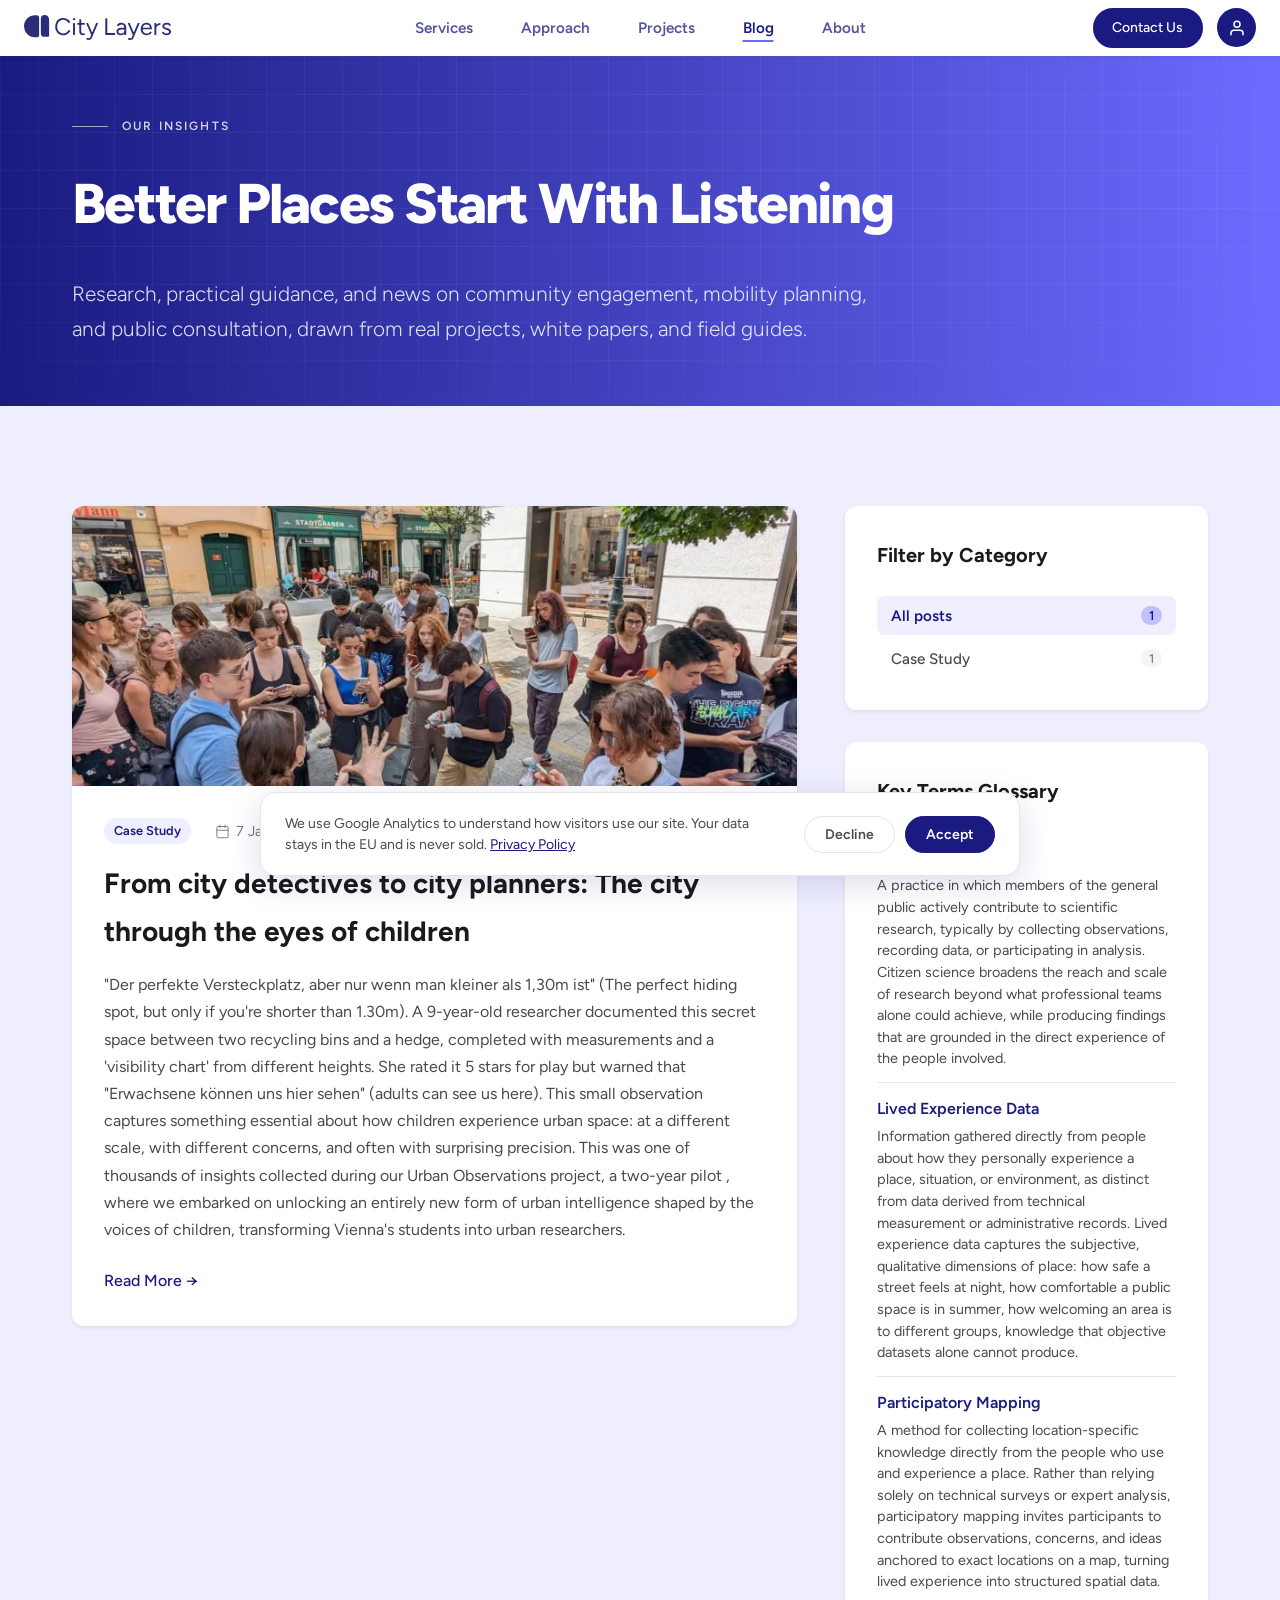
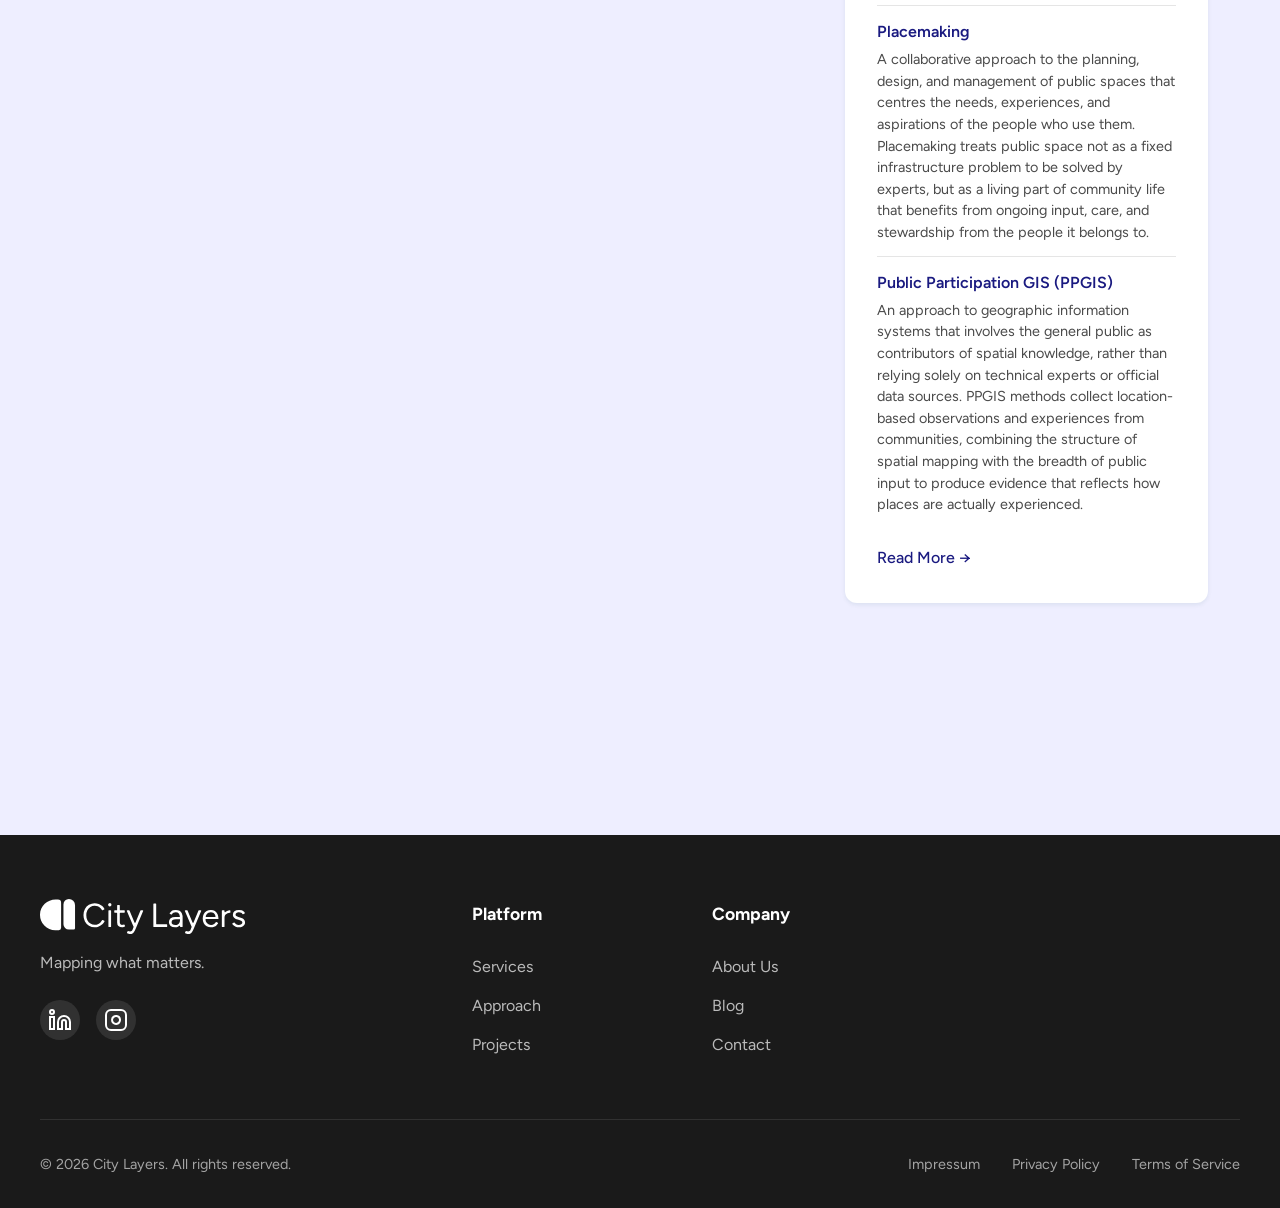
<file: blog/index.html>
<!DOCTYPE html><html lang="en" data-astro-cid-sckkx6r4> <head><meta charset="UTF-8"><meta name="viewport" content="width=device-width, initial-scale=1.0"><title>Blog — Urban Participation Insights &amp; Research</title><meta name="description" content="Insights, research, and case studies on urban participation, community mapping, and place intelligence from the City Layers team."><link rel="canonical" href="https://citylayers.eu/blog/"><meta property="og:title" content="Blog — Urban Participation Insights &amp; Research"><meta property="og:description" content="Insights, research, and case studies on urban participation, community mapping, and place intelligence from the City Layers team."><meta property="og:url" content="https://citylayers.eu/blog/"><meta property="og:type" content="website"><meta property="og:image" content="https://citylayers.eu/Hero-2-colour4.webp"><meta name="twitter:card" content="summary_large_image"><meta name="twitter:title" content="Blog — Urban Participation Insights &amp; Research"><meta name="twitter:description" content="Insights, research, and case studies on urban participation, community mapping, and place intelligence from the City Layers team."><link rel="stylesheet" href="/styles.css"><link rel="stylesheet" href="/pages.css"><link rel="icon" type="image/svg+xml" href="/logo-mark-purple.svg"><!-- Organization schema — paste inside <head> in Layout.astro --><!-- TODO: Update logo URL to GCP-hosted URL after migration (currently placeholder) --><script type="application/ld+json">
        {
        "@context": "https://schema.org",
        "@type": "Organization",
        "name": "City Layers",
        "url": "https://citylayers.eu",
        "logo": "https://citylayers.eu/logo.svg",
        "description": "City Layers is a map-based community engagement platform that helps organisations involve communities in urban design, planning, and decisions about places.",
        "foundingDate": "2026",
        "foundingLocation": {
            "@type": "Place",
            "name": "Vienna, Austria"
        },
        "areaServed": "Europe",
        "sameAs": [
            "https://www.linkedin.com/company/city-layers",
            "https://www.instagram.com/city.layers/"
        ],
        "contactPoint": {
            "@type": "ContactPoint",
            "email": "info@citylayers.eu",
            "contactType": "customer support"
        }
        }
    </script><style>@font-face{font-family:Figtree;src:url(/fonts/Figtree-VariableFont_wght.ttf) format("truetype");font-weight:100 900;font-style:normal;font-display:swap}@font-face{font-family:Figtree;src:url(/fonts/Figtree-Italic-VariableFont_wght.ttf) format("truetype");font-weight:100 900;font-style:italic;font-display:swap}.nav-actions[data-astro-cid-sckkx6r4]{display:flex;align-items:center;gap:14px}.nav-contact-btn[data-astro-cid-sckkx6r4]{background:#1a1a80;color:#fff;padding:.4rem 1.1rem;border-radius:999px;font-size:.875rem;font-weight:500;text-decoration:none;border:2px solid #1A1A80;transition:all .2s ease;white-space:nowrap}.nav-contact-btn[data-astro-cid-sckkx6r4]:hover{background:#fff;color:#1a1a80;box-shadow:0 4px 15px #0000004d}.nav-login-btn[data-astro-cid-sckkx6r4]{background:#1a1a80;color:#fff;width:39px;height:39px;border-radius:50%;text-decoration:none;border:none;transition:all .2s ease;display:flex;align-items:center;justify-content:center;flex-shrink:0}.nav-login-btn[data-astro-cid-sckkx6r4]:hover{background:#fff;color:#1a1a80;box-shadow:0 4px 15px #0000004d}@media(max-width:768px){.nav-contact-btn[data-astro-cid-sckkx6r4]{padding:.3rem .7rem;font-size:.75rem}.nav-login-btn[data-astro-cid-sckkx6r4]{width:32px;height:32px}.nav-login-btn[data-astro-cid-sckkx6r4] svg[data-astro-cid-sckkx6r4]{width:14px;height:14px}.nav-menu[data-astro-cid-sckkx6r4]{position:absolute;top:100%;left:0;right:0;background:#fff;flex-direction:column;padding:1rem;box-shadow:0 8px 16px #0000001a;display:none}.nav-menu[data-astro-cid-sckkx6r4].active{display:flex}}
.meta-item[data-astro-cid-ijnerlr2]{display:inline-flex;align-items:center;gap:6px;font-size:.9rem;color:var(--text-light)}.meta-item[data-astro-cid-ijnerlr2] svg[data-astro-cid-ijnerlr2]{width:15px;height:15px;flex-shrink:0}.meta-category[data-astro-cid-ijnerlr2]{font-size:.8rem;font-weight:600;color:var(--primary-color);background:#c0c0ff40;padding:2px 10px;border-radius:999px}.filter-list[data-astro-cid-ijnerlr2]{list-style:none;margin:0;padding:0;display:flex;flex-direction:column;gap:4px}.filter-btn[data-astro-cid-ijnerlr2]{width:100%;display:flex;justify-content:space-between;align-items:center;padding:10px 14px;background:none;border:none;border-radius:8px;font-family:var(--font-figtree);font-size:.95rem;color:var(--text-medium);cursor:pointer;transition:all .2s ease;text-align:left}.filter-btn[data-astro-cid-ijnerlr2]:hover{background:#c0c0ff33;color:var(--primary-color)}.filter-btn[data-astro-cid-ijnerlr2].active{background:#c0c0ff40;color:var(--primary-color);font-weight:600}.filter-count[data-astro-cid-ijnerlr2]{font-size:.8rem;color:var(--text-light);background:var(--gray-100);padding:2px 8px;border-radius:999px}.filter-btn[data-astro-cid-ijnerlr2].active .filter-count[data-astro-cid-ijnerlr2]{background:var(--primary-light);color:var(--primary-color)}.blog-article[data-astro-cid-ijnerlr2].hidden{display:none}
</style></head> <body data-astro-cid-sckkx6r4> <nav class="nav" data-astro-cid-sckkx6r4> <div class="nav-container" data-astro-cid-sckkx6r4> <a href="/" class="logo" data-astro-cid-sckkx6r4> <img src="/logo.svg" alt="City Layers" class="logo-img" data-astro-cid-sckkx6r4> </a> <ul class="nav-menu" id="navMenu" data-astro-cid-sckkx6r4> <li data-astro-cid-sckkx6r4><a href="/services" class="nav-link " data-astro-cid-sckkx6r4>Services</a></li> <li data-astro-cid-sckkx6r4><a href="/approach" class="nav-link " data-astro-cid-sckkx6r4>Approach</a></li> <li data-astro-cid-sckkx6r4><a href="/projects" class="nav-link " data-astro-cid-sckkx6r4>Projects</a></li> <li data-astro-cid-sckkx6r4><a href="/blog" class="nav-link active" data-astro-cid-sckkx6r4>Blog</a></li> <li data-astro-cid-sckkx6r4><a href="/about" class="nav-link " data-astro-cid-sckkx6r4>About</a></li> </ul> <div class="nav-actions" data-astro-cid-sckkx6r4> <a href="/contact" class="nav-contact-btn" data-astro-cid-sckkx6r4>Contact Us</a> <a href="https://campaigns.citylayers.eu/" class="nav-login-btn" title="Client Login" target="_blank" rel="noopener noreferrer" data-astro-cid-sckkx6r4> <svg xmlns="http://www.w3.org/2000/svg" width="18" height="18" viewBox="0 0 24 24" fill="none" stroke="currentColor" stroke-width="2" stroke-linecap="round" stroke-linejoin="round" data-astro-cid-sckkx6r4> <path d="M20 21v-2a4 4 0 0 0-4-4H8a4 4 0 0 0-4 4v2" data-astro-cid-sckkx6r4></path> <circle cx="12" cy="7" r="4" data-astro-cid-sckkx6r4></circle> </svg> </a> <button class="nav-toggle" id="navToggle" data-astro-cid-sckkx6r4> <span data-astro-cid-sckkx6r4></span> <span data-astro-cid-sckkx6r4></span> <span data-astro-cid-sckkx6r4></span> </button> </div> </div> </nav>  <section class="page-hero" data-astro-cid-ijnerlr2> <div class="container" data-astro-cid-ijnerlr2> <div class="page-eyebrow" data-astro-cid-ijnerlr2>Our Insights</div> <h1 class="page-title" data-astro-cid-ijnerlr2>Better Places Start With Listening</h1> <p class="page-subtitle" data-astro-cid-ijnerlr2>Research, practical guidance, and news on community engagement, mobility planning, and public consultation, drawn from real projects, white papers, and field guides.</p> </div> </section> <section data-astro-cid-ijnerlr2> <div class="container" style="padding-top: 50px; padding-bottom: 50px;" data-astro-cid-ijnerlr2> <div class="blog-grid" data-astro-cid-ijnerlr2> <!-- Blog Posts --> <div class="blog-main" id="blog-main" data-astro-cid-ijnerlr2> <article class="blog-article" data-category="case_study" data-astro-cid-ijnerlr2> <div class="article-image" data-astro-cid-ijnerlr2> <img src="/media/directus/2341d901-5331-4699-ba7f-654c7596e5ee.webp" alt="From city detectives to city planners: The city through the eyes of children" style="width: 100%; height: 100%; object-fit: cover;" loading="lazy" data-astro-cid-ijnerlr2> </div> <div class="article-content" data-astro-cid-ijnerlr2> <div class="article-meta" data-astro-cid-ijnerlr2> <span class="meta-item meta-category" data-astro-cid-ijnerlr2> Case Study </span> <span class="meta-item" data-astro-cid-ijnerlr2> <svg viewBox="0 0 24 24" fill="none" stroke="currentColor" stroke-width="1.5" stroke-linecap="round" stroke-linejoin="round" data-astro-cid-ijnerlr2><rect x="3" y="4" width="18" height="18" rx="2" data-astro-cid-ijnerlr2></rect><line x1="16" y1="2" x2="16" y2="6" data-astro-cid-ijnerlr2></line><line x1="8" y1="2" x2="8" y2="6" data-astro-cid-ijnerlr2></line><line x1="3" y1="10" x2="21" y2="10" data-astro-cid-ijnerlr2></line></svg> 7 January 2026 </span> <span class="meta-item" data-astro-cid-ijnerlr2> <svg viewBox="0 0 24 24" fill="none" stroke="currentColor" stroke-width="1.5" stroke-linecap="round" stroke-linejoin="round" data-astro-cid-ijnerlr2><path d="M12 20h9" data-astro-cid-ijnerlr2></path><path d="M16.5 3.5a2.12 2.12 0 0 1 3 3L7 19l-4 1 1-4z" data-astro-cid-ijnerlr2></path></svg> Androniki Pappa </span> </div> <h2 class="article-title" data-astro-cid-ijnerlr2> <a href="/blog/from-city-detectives-to-city-planners" data-astro-cid-ijnerlr2>From city detectives to city planners: The city through the eyes of children</a> </h2> <p class="article-excerpt" data-astro-cid-ijnerlr2>&quot;Der perfekte Versteckplatz, aber nur wenn man kleiner als 1,30m ist&quot; (The perfect hiding spot, but only if you&#39;re shorter than 1.30m). A 9-year-old researcher documented this secret space between two recycling bins and a hedge, completed with measurements and a &#39;visibility chart&#39; from different heights. She rated it 5 stars for play but warned that &quot;Erwachsene können uns hier sehen&quot; (adults can see us here). This small observation captures something essential about how children experience urban space: at a different scale, with different concerns, and often with surprising precision.

This was one of thousands of insights collected during our Urban Observations project, a two-year pilot , where we embarked on unlocking an entirely new form of urban intelligence shaped by the voices of children, transforming Vienna&#39;s students into urban researchers.</p> <a href="/blog/from-city-detectives-to-city-planners" class="read-more" data-astro-cid-ijnerlr2>Read More →</a> </div> </article> </div> <!-- Sidebar --> <aside class="blog-sidebar" data-astro-cid-ijnerlr2> <div class="sidebar-widget" data-astro-cid-ijnerlr2> <h3 class="widget-title" data-astro-cid-ijnerlr2>Filter by Category</h3> <ul class="filter-list" data-astro-cid-ijnerlr2> <li data-astro-cid-ijnerlr2> <button class="filter-btn active" data-category="all" data-astro-cid-ijnerlr2>
All posts
<span class="filter-count" data-astro-cid-ijnerlr2>1</span> </button> </li> <li data-astro-cid-ijnerlr2> <button class="filter-btn" data-category="case_study" data-astro-cid-ijnerlr2> Case Study <span class="filter-count" data-astro-cid-ijnerlr2> 1 </span> </button> </li> </ul> </div> <div class="sidebar-widget" data-astro-cid-ijnerlr2> <h3 class="widget-title" data-astro-cid-ijnerlr2><a href="/glossary" style="color: inherit; text-decoration: none;" data-astro-cid-ijnerlr2>Key Terms Glossary</a></h3> <ul class="glossary-list" data-astro-cid-ijnerlr2> <li data-astro-cid-ijnerlr2> <span class="glossary-term" data-astro-cid-ijnerlr2>Citizen Science</span> <p class="glossary-definition" data-astro-cid-ijnerlr2>A practice in which members of the general public actively contribute to scientific research, typically by collecting observations, recording data, or participating in analysis. Citizen science broadens the reach and scale of research beyond what professional teams alone could achieve, while producing findings that are grounded in the direct experience of the people involved.</p> </li><li data-astro-cid-ijnerlr2> <span class="glossary-term" data-astro-cid-ijnerlr2>Lived Experience Data</span> <p class="glossary-definition" data-astro-cid-ijnerlr2>Information gathered directly from people about how they personally experience a place, situation, or environment, as distinct from data derived from technical measurement or administrative records. Lived experience data captures the subjective, qualitative dimensions of place: how safe a street feels at night, how comfortable a public space is in summer, how welcoming an area is to different groups, knowledge that objective datasets alone cannot produce.</p> </li><li data-astro-cid-ijnerlr2> <span class="glossary-term" data-astro-cid-ijnerlr2>Participatory Mapping</span> <p class="glossary-definition" data-astro-cid-ijnerlr2>A method for collecting location-specific knowledge directly from the people who use and experience a place. Rather than relying solely on technical surveys or expert analysis, participatory mapping invites participants to contribute observations, concerns, and ideas anchored to exact locations on a map, turning lived experience into structured spatial data.</p> </li><li data-astro-cid-ijnerlr2> <span class="glossary-term" data-astro-cid-ijnerlr2>Placemaking</span> <p class="glossary-definition" data-astro-cid-ijnerlr2>A collaborative approach to the planning, design, and management of public spaces that centres the needs, experiences, and aspirations of the people who use them. Placemaking treats public space not as a fixed infrastructure problem to be solved by experts, but as a living part of community life that benefits from ongoing input, care, and stewardship from the people it belongs to.</p> </li><li data-astro-cid-ijnerlr2> <span class="glossary-term" data-astro-cid-ijnerlr2>Public Participation GIS (PPGIS)</span> <p class="glossary-definition" data-astro-cid-ijnerlr2>An approach to geographic information systems that involves the general public as contributors of spatial knowledge, rather than relying solely on technical experts or official data sources. PPGIS methods collect location-based observations and experiences from communities, combining the structure of spatial mapping with the breadth of public input to produce evidence that reflects how places are actually experienced.</p> </li> </ul> <a href="/glossary" class="read-more" style="margin-top: 1rem; display: inline-flex;" data-astro-cid-ijnerlr2>Read More →</a> </div>  </aside> </div> </div> </section>  <footer class="footer" data-astro-cid-sckkx6r4> <div class="footer-container" data-astro-cid-sckkx6r4> <div class="footer-column" data-astro-cid-sckkx6r4> <div class="footer-logo" data-astro-cid-sckkx6r4> <img src="/logo.svg" class="footer-logo-img" alt="City Layers" data-astro-cid-sckkx6r4> </div> <p class="footer-description" data-astro-cid-sckkx6r4>Mapping what matters.</p> <div class="social-links" data-astro-cid-sckkx6r4> <div class="social-links" data-astro-cid-sckkx6r4> <a href="https://www.linkedin.com/company/city-layers" target="_blank" rel="noopener noreferrer" class="social-link" aria-label="LinkedIn" data-astro-cid-sckkx6r4><svg width="24" height="24" viewBox="0 0 24 24" fill="none" stroke="currentColor" stroke-width="2" data-astro-cid-sckkx6r4><path d="M16 8a6 6 0 0 1 6 6v7h-4v-7a2 2 0 0 0-2-2 2 2 0 0 0-2 2v7h-4v-7a6 6 0 0 1 6-6z" data-astro-cid-sckkx6r4></path><rect x="2" y="9" width="4" height="12" data-astro-cid-sckkx6r4></rect><circle cx="4" cy="4" r="2" data-astro-cid-sckkx6r4></circle></svg></a> <a href="https://www.instagram.com/city.layers/" target="_blank" rel="noopener noreferrer" class="social-link" aria-label="Instagram" data-astro-cid-sckkx6r4><svg width="24" height="24" viewBox="0 0 24 24" fill="none" stroke="currentColor" stroke-width="2" data-astro-cid-sckkx6r4><rect x="2" y="2" width="20" height="20" rx="5" ry="5" data-astro-cid-sckkx6r4></rect><path d="M16 11.37A4 4 0 1 1 12.63 8 4 4 0 0 1 16 11.37z" data-astro-cid-sckkx6r4></path><line x1="17.5" y1="6.5" x2="17.51" y2="6.5" data-astro-cid-sckkx6r4></line></svg></a> </div> </div> </div> <div class="footer-column" data-astro-cid-sckkx6r4> <h4 data-astro-cid-sckkx6r4>Platform</h4> <ul class="footer-links" data-astro-cid-sckkx6r4> <li data-astro-cid-sckkx6r4><a href="/services" data-astro-cid-sckkx6r4>Services</a></li> <li data-astro-cid-sckkx6r4><a href="/approach" data-astro-cid-sckkx6r4>Approach</a></li> <li data-astro-cid-sckkx6r4><a href="/projects" data-astro-cid-sckkx6r4>Projects</a></li> </ul> </div> <div class="footer-column" data-astro-cid-sckkx6r4> <h4 data-astro-cid-sckkx6r4>Company</h4> <ul class="footer-links" data-astro-cid-sckkx6r4> <li data-astro-cid-sckkx6r4><a href="/about" data-astro-cid-sckkx6r4>About Us</a></li> <li data-astro-cid-sckkx6r4><a href="/blog" data-astro-cid-sckkx6r4>Blog</a></li> <li data-astro-cid-sckkx6r4><a href="/contact" data-astro-cid-sckkx6r4>Contact</a></li> </ul> </div>  </div> <div class="footer-bottom" data-astro-cid-sckkx6r4> <p data-astro-cid-sckkx6r4>&copy; 2026 City Layers. All rights reserved.</p> <div class="footer-legal" data-astro-cid-sckkx6r4> <a href="/impressum" data-astro-cid-sckkx6r4>Impressum</a> <a href="/privacy" data-astro-cid-sckkx6r4>Privacy Policy</a> <a href="/terms" data-astro-cid-sckkx6r4>Terms of Service</a> </div> </div> </footer> <script src="/script.js"></script> <!-- Floating Contact Button & Login -->  <!-- Cookie Banner --> <div id="cookie-banner" class="cookie-banner" data-astro-cid-sckkx6r4> <div class="cookie-content" data-astro-cid-sckkx6r4> <p class="cookie-text" data-astro-cid-sckkx6r4>We use Google Analytics to understand how visitors use our site. Your data stays in the EU and is never sold. <a href="/privacy" data-astro-cid-sckkx6r4>Privacy Policy</a></p> <div class="cookie-actions" data-astro-cid-sckkx6r4> <button id="cookie-decline" class="cookie-btn cookie-btn-decline" data-astro-cid-sckkx6r4>Decline</button> <button id="cookie-accept" class="cookie-btn cookie-btn-accept" data-astro-cid-sckkx6r4>Accept</button> </div> </div> </div> <script>
        (function() {
            const consent = localStorage.getItem('cl-cookie-consent');
            const banner = document.getElementById('cookie-banner');

            if (consent === 'accepted') {
                enableAnalytics();
                return;
            }

            if (consent === 'declined') {
                banner.style.display = 'none';
                return;
            }

            // Show banner
            banner.style.display = 'flex';

            document.getElementById('cookie-accept').addEventListener('click', () => {
                localStorage.setItem('cl-cookie-consent', 'accepted');
                banner.style.display = 'none';
                enableAnalytics();
            });

            document.getElementById('cookie-decline').addEventListener('click', () => {
                localStorage.setItem('cl-cookie-consent', 'declined');
                banner.style.display = 'none';
            });

            function enableAnalytics() {
            const gtmScript = document.createElement('script');
            gtmScript.async = true;
            gtmScript.src = 'https://www.googletagmanager.com/gtag/js?id=G-C6YP9W63Q3';
            document.head.appendChild(gtmScript);

            const inlineScript = document.createElement('script');
            inlineScript.textContent = `
                window.dataLayer = window.dataLayer || [];
                function gtag(){dataLayer.push(arguments);}
                gtag('js', new Date());
                gtag('config', 'G-C6YP9W63Q3');
            `;
            document.head.appendChild(inlineScript);
        }
        })();
    </script> </body> </html>  <script>
const filterBtns = document.querySelectorAll('.filter-btn');
const articles = document.querySelectorAll('.blog-article');

filterBtns.forEach((btn) => {
  btn.addEventListener('click', () => {
    const cat = btn.dataset.category;
    filterBtns.forEach((b) => b.classList.remove('active'));
    btn.classList.add('active');
    articles.forEach((article) => {
      if (cat === 'all' || article.dataset.category === cat) {
        article.classList.remove('hidden');
      } else {
        article.classList.add('hidden');
      }
    });
  });
});
</script>
</file>
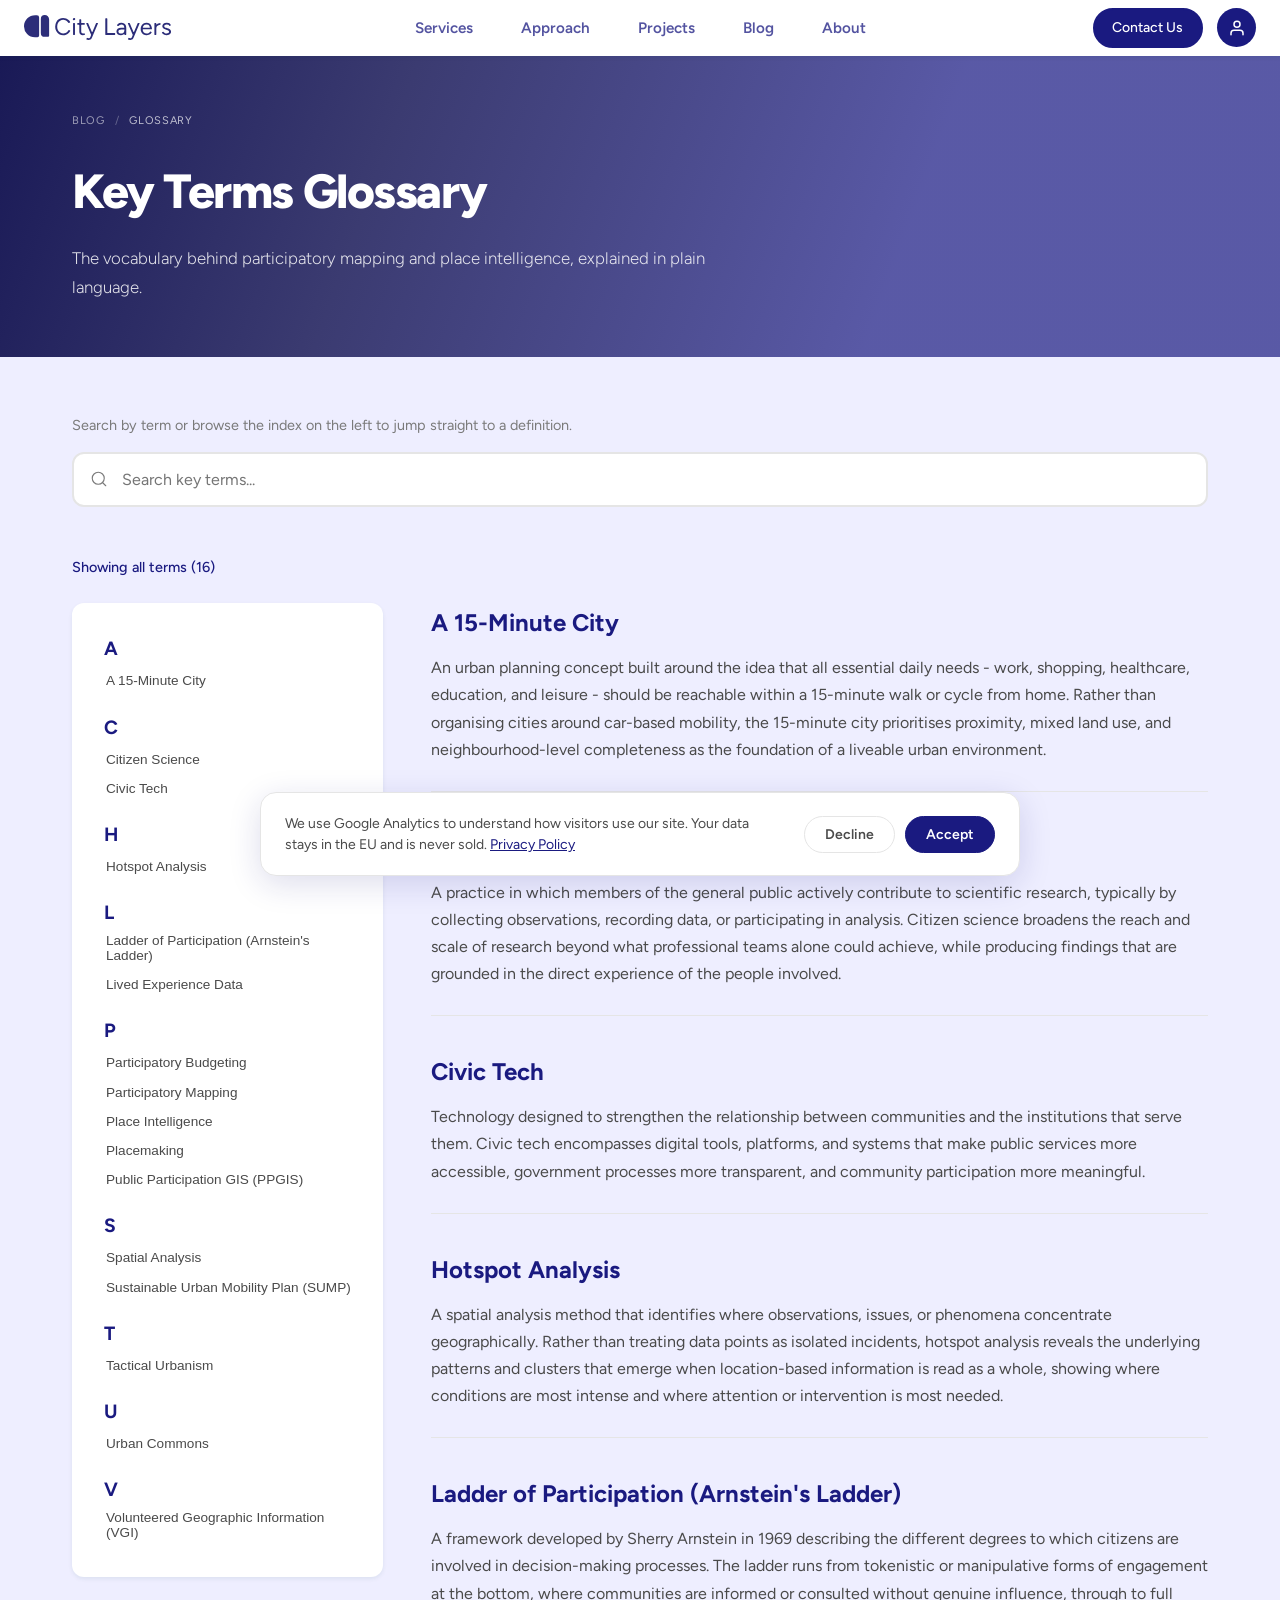
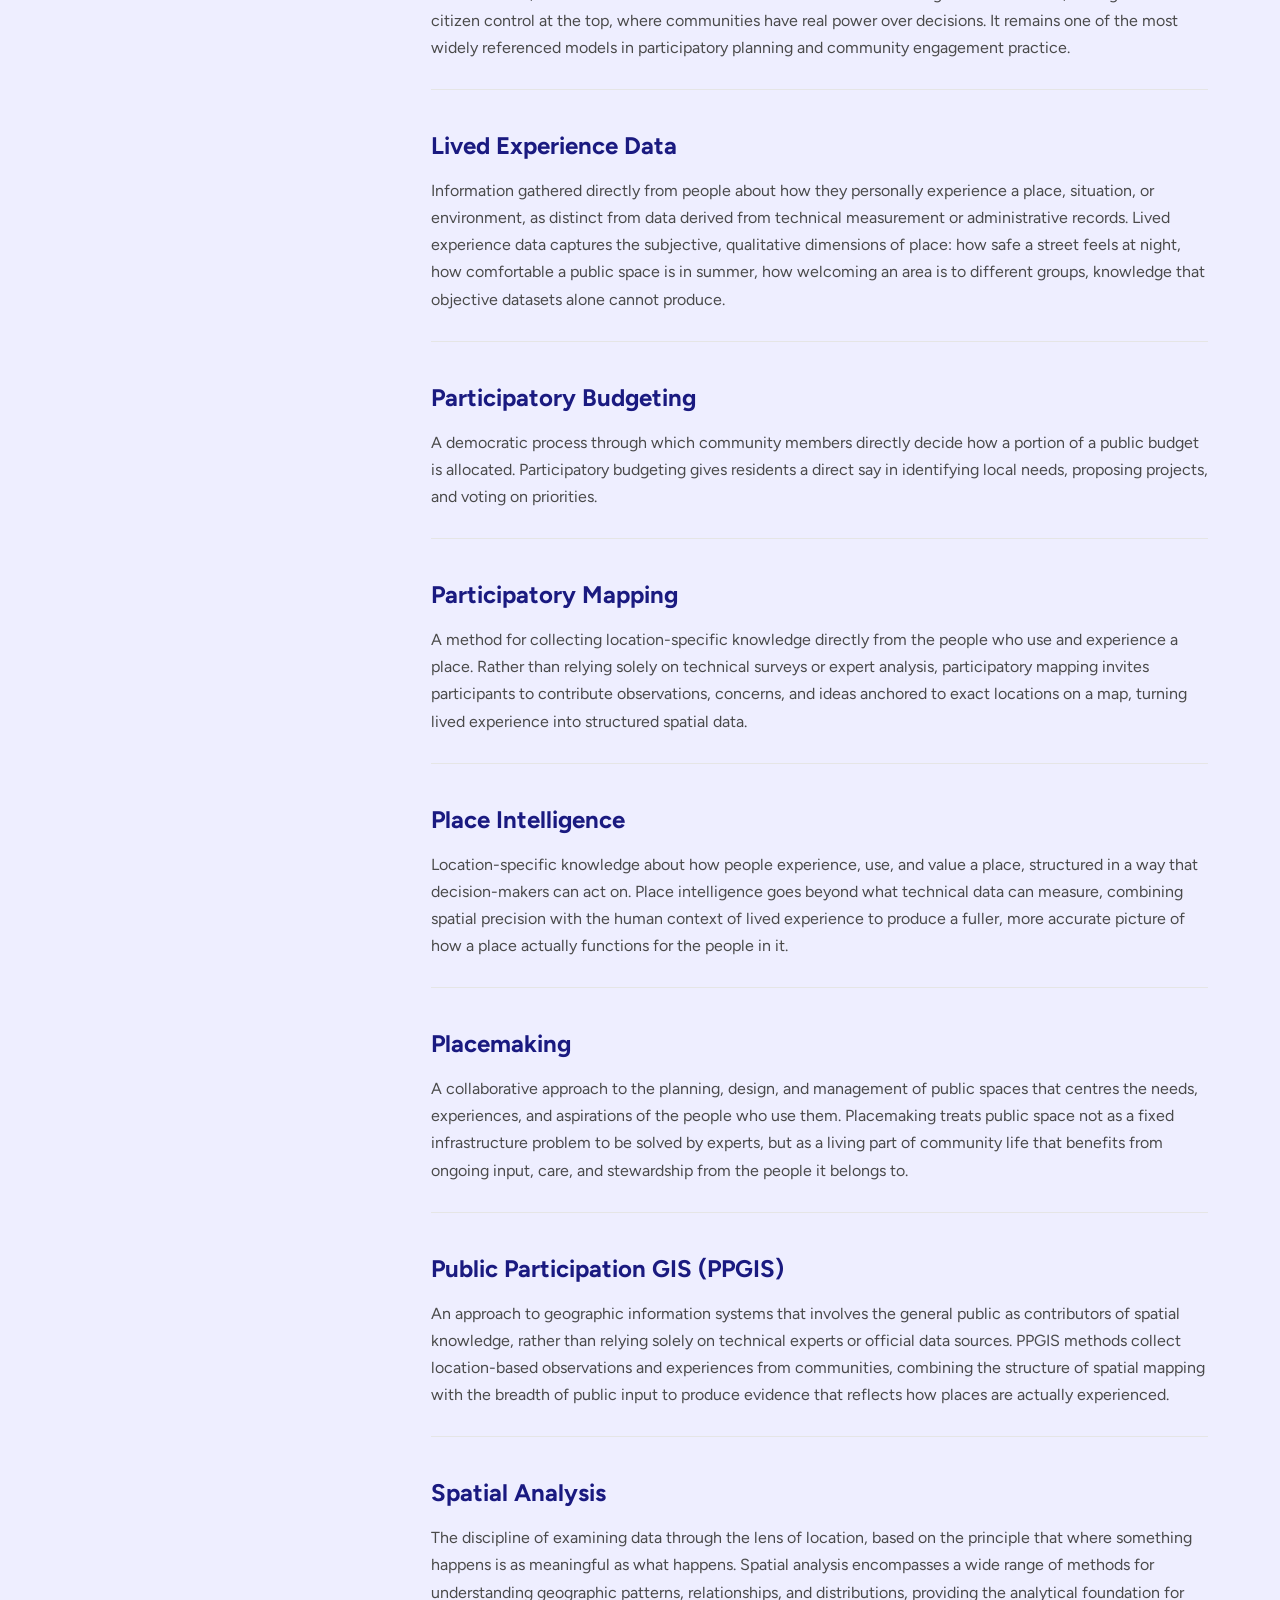
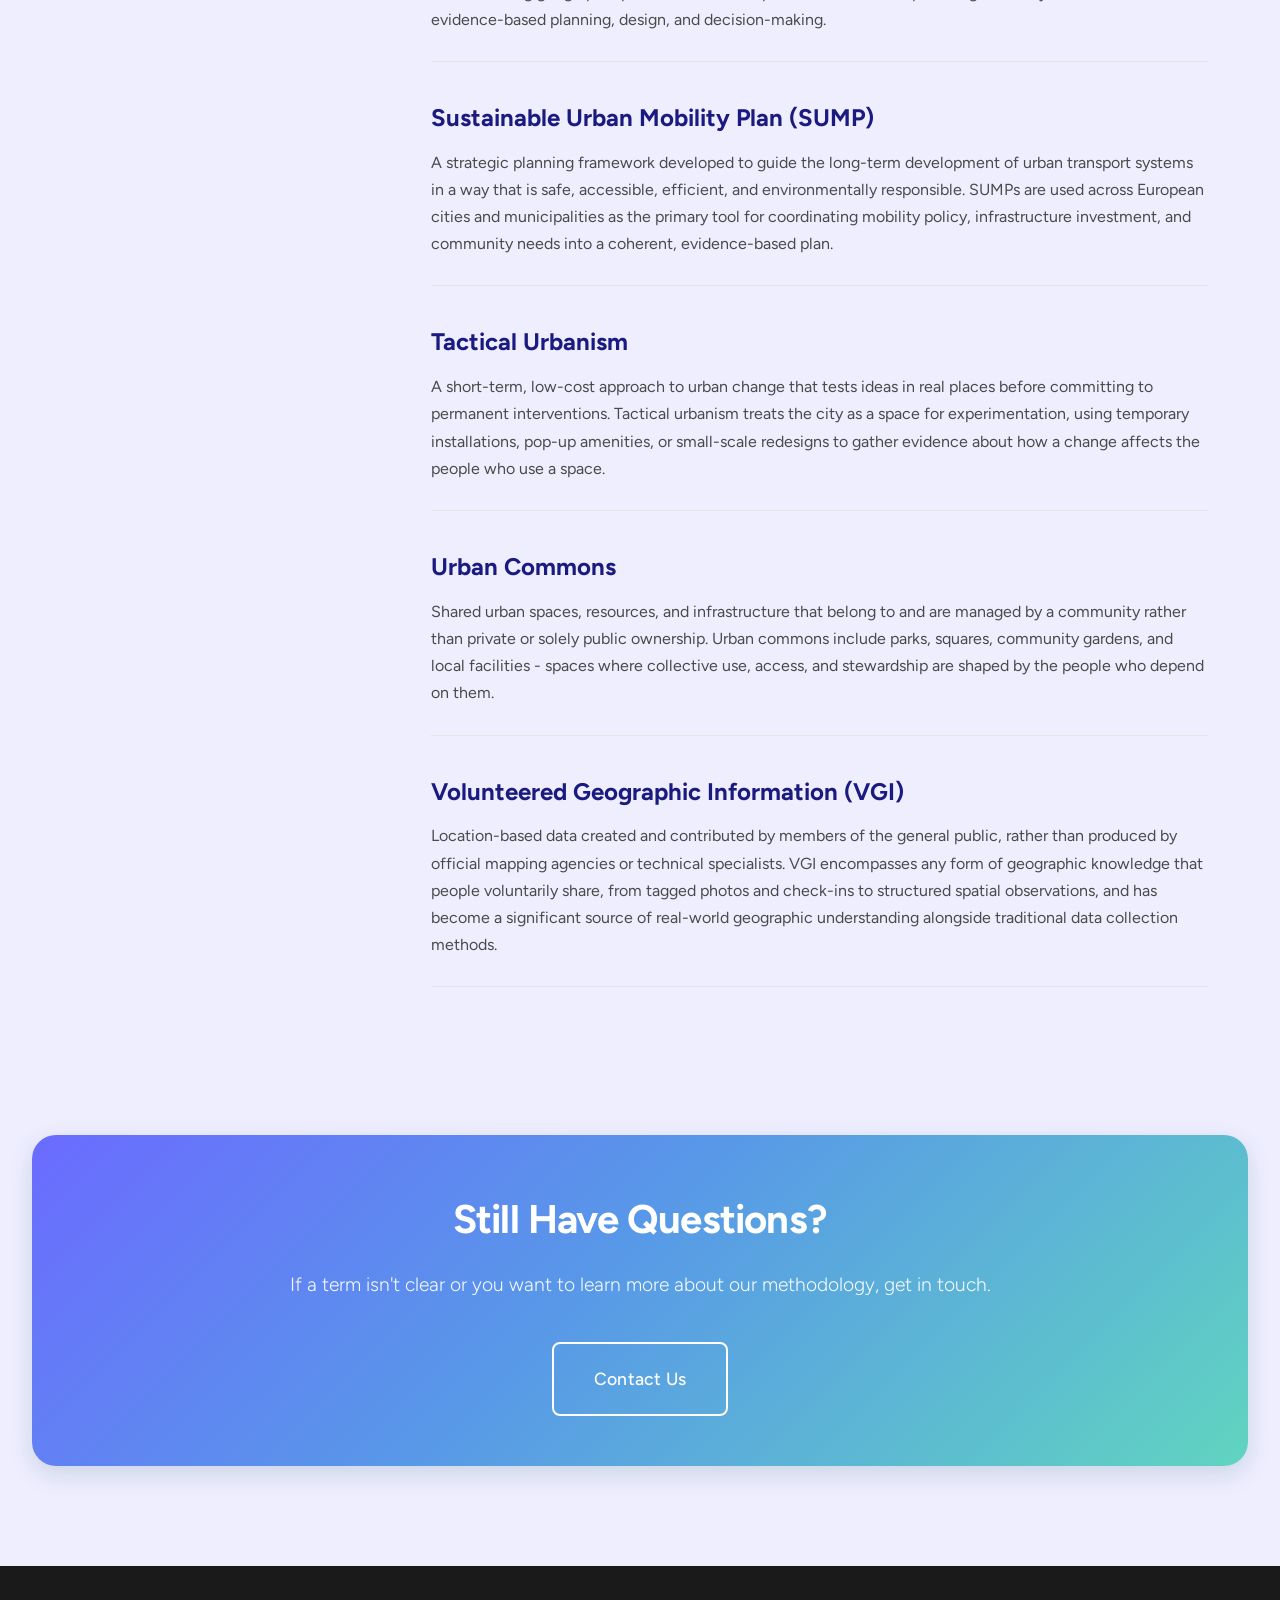
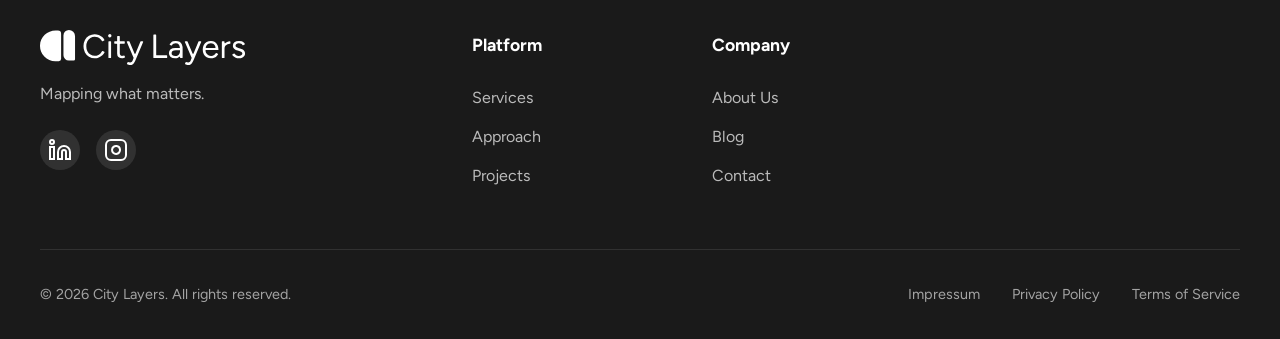
<file: glossary/index.html>
<!DOCTYPE html><html lang="en" data-astro-cid-sckkx6r4> <head><meta charset="UTF-8"><meta name="viewport" content="width=device-width, initial-scale=1.0"><title>Glossary — Participatory Mapping &amp; Urban Planning Terms</title><meta name="description" content="A plain-language glossary of key terms in participatory mapping, place intelligence, and urban participation — from City Layers."><link rel="canonical" href="https://citylayers.eu/glossary/"><meta property="og:title" content="Glossary — Participatory Mapping &amp; Urban Planning Terms"><meta property="og:description" content="A plain-language glossary of key terms in participatory mapping, place intelligence, and urban participation — from City Layers."><meta property="og:url" content="https://citylayers.eu/glossary/"><meta property="og:type" content="website"><meta property="og:image" content="https://citylayers.eu/Hero-2-colour4.webp"><meta name="twitter:card" content="summary_large_image"><meta name="twitter:title" content="Glossary — Participatory Mapping &amp; Urban Planning Terms"><meta name="twitter:description" content="A plain-language glossary of key terms in participatory mapping, place intelligence, and urban participation — from City Layers."><link rel="stylesheet" href="/styles.css"><link rel="stylesheet" href="/pages.css"><link rel="icon" type="image/svg+xml" href="/logo-mark-purple.svg"><!-- Organization schema — paste inside <head> in Layout.astro --><!-- TODO: Update logo URL to GCP-hosted URL after migration (currently placeholder) --><script type="application/ld+json">
        {
        "@context": "https://schema.org",
        "@type": "Organization",
        "name": "City Layers",
        "url": "https://citylayers.eu",
        "logo": "https://citylayers.eu/logo.svg",
        "description": "City Layers is a map-based community engagement platform that helps organisations involve communities in urban design, planning, and decisions about places.",
        "foundingDate": "2026",
        "foundingLocation": {
            "@type": "Place",
            "name": "Vienna, Austria"
        },
        "areaServed": "Europe",
        "sameAs": [
            "https://www.linkedin.com/company/city-layers",
            "https://www.instagram.com/city.layers/"
        ],
        "contactPoint": {
            "@type": "ContactPoint",
            "email": "info@citylayers.eu",
            "contactType": "customer support"
        }
        }
    </script><style>@font-face{font-family:Figtree;src:url(/fonts/Figtree-VariableFont_wght.ttf) format("truetype");font-weight:100 900;font-style:normal;font-display:swap}@font-face{font-family:Figtree;src:url(/fonts/Figtree-Italic-VariableFont_wght.ttf) format("truetype");font-weight:100 900;font-style:italic;font-display:swap}.nav-actions[data-astro-cid-sckkx6r4]{display:flex;align-items:center;gap:14px}.nav-contact-btn[data-astro-cid-sckkx6r4]{background:#1a1a80;color:#fff;padding:.4rem 1.1rem;border-radius:999px;font-size:.875rem;font-weight:500;text-decoration:none;border:2px solid #1A1A80;transition:all .2s ease;white-space:nowrap}.nav-contact-btn[data-astro-cid-sckkx6r4]:hover{background:#fff;color:#1a1a80;box-shadow:0 4px 15px #0000004d}.nav-login-btn[data-astro-cid-sckkx6r4]{background:#1a1a80;color:#fff;width:39px;height:39px;border-radius:50%;text-decoration:none;border:none;transition:all .2s ease;display:flex;align-items:center;justify-content:center;flex-shrink:0}.nav-login-btn[data-astro-cid-sckkx6r4]:hover{background:#fff;color:#1a1a80;box-shadow:0 4px 15px #0000004d}@media(max-width:768px){.nav-contact-btn[data-astro-cid-sckkx6r4]{padding:.3rem .7rem;font-size:.75rem}.nav-login-btn[data-astro-cid-sckkx6r4]{width:32px;height:32px}.nav-login-btn[data-astro-cid-sckkx6r4] svg[data-astro-cid-sckkx6r4]{width:14px;height:14px}.nav-menu[data-astro-cid-sckkx6r4]{position:absolute;top:100%;left:0;right:0;background:#fff;flex-direction:column;padding:1rem;box-shadow:0 8px 16px #0000001a;display:none}.nav-menu[data-astro-cid-sckkx6r4].active{display:flex}}
</style><link rel="stylesheet" href="/_astro/glossary.CIPzRhf-.css"></head> <body data-astro-cid-sckkx6r4> <nav class="nav" data-astro-cid-sckkx6r4> <div class="nav-container" data-astro-cid-sckkx6r4> <a href="/" class="logo" data-astro-cid-sckkx6r4> <img src="/logo.svg" alt="City Layers" class="logo-img" data-astro-cid-sckkx6r4> </a> <ul class="nav-menu" id="navMenu" data-astro-cid-sckkx6r4> <li data-astro-cid-sckkx6r4><a href="/services" class="nav-link " data-astro-cid-sckkx6r4>Services</a></li> <li data-astro-cid-sckkx6r4><a href="/approach" class="nav-link " data-astro-cid-sckkx6r4>Approach</a></li> <li data-astro-cid-sckkx6r4><a href="/projects" class="nav-link " data-astro-cid-sckkx6r4>Projects</a></li> <li data-astro-cid-sckkx6r4><a href="/blog" class="nav-link " data-astro-cid-sckkx6r4>Blog</a></li> <li data-astro-cid-sckkx6r4><a href="/about" class="nav-link " data-astro-cid-sckkx6r4>About</a></li> </ul> <div class="nav-actions" data-astro-cid-sckkx6r4> <a href="/contact" class="nav-contact-btn" data-astro-cid-sckkx6r4>Contact Us</a> <a href="https://campaigns.citylayers.eu/" class="nav-login-btn" title="Client Login" target="_blank" rel="noopener noreferrer" data-astro-cid-sckkx6r4> <svg xmlns="http://www.w3.org/2000/svg" width="18" height="18" viewBox="0 0 24 24" fill="none" stroke="currentColor" stroke-width="2" stroke-linecap="round" stroke-linejoin="round" data-astro-cid-sckkx6r4> <path d="M20 21v-2a4 4 0 0 0-4-4H8a4 4 0 0 0-4 4v2" data-astro-cid-sckkx6r4></path> <circle cx="12" cy="7" r="4" data-astro-cid-sckkx6r4></circle> </svg> </a> <button class="nav-toggle" id="navToggle" data-astro-cid-sckkx6r4> <span data-astro-cid-sckkx6r4></span> <span data-astro-cid-sckkx6r4></span> <span data-astro-cid-sckkx6r4></span> </button> </div> </div> </nav>   <section class="gloss-hero" data-astro-cid-q5ay6lcb> <div class="container" data-astro-cid-q5ay6lcb> <nav class="gloss-breadcrumb-inline" data-astro-cid-q5ay6lcb> <a href="/blog" data-astro-cid-q5ay6lcb>Blog</a> <span data-astro-cid-q5ay6lcb>/</span> <span class="gloss-breadcrumb-current" data-astro-cid-q5ay6lcb>Glossary</span> </nav> <h1 class="page-title" data-astro-cid-q5ay6lcb>Key Terms Glossary</h1> <p class="page-subtitle" data-astro-cid-q5ay6lcb>The vocabulary behind participatory mapping and place intelligence, explained in plain language.</p> </div> </section>  <section class="gloss-search-section" data-astro-cid-q5ay6lcb> <div class="container" data-astro-cid-q5ay6lcb> <p class="gloss-search-hint" data-astro-cid-q5ay6lcb>Search by term or browse the index on the left to jump straight to a definition.</p> <div class="gloss-search-wrap" data-astro-cid-q5ay6lcb> <svg viewBox="0 0 24 24" fill="none" stroke="currentColor" stroke-width="1.5" stroke-linecap="round" stroke-linejoin="round" data-astro-cid-q5ay6lcb><circle cx="11" cy="11" r="8" data-astro-cid-q5ay6lcb></circle><line x1="21" y1="21" x2="16.65" y2="16.65" data-astro-cid-q5ay6lcb></line></svg> <input type="text" id="gloss-search" class="gloss-search-input" placeholder="Search key terms..." autocomplete="off" data-astro-cid-q5ay6lcb> </div> </div> </section>  <section class="gloss-content-section" data-astro-cid-q5ay6lcb> <div class="container" data-astro-cid-q5ay6lcb> <div class="gloss-active-filter" id="gloss-active-filter" data-astro-cid-q5ay6lcb> <span id="gloss-active-filter-text" data-astro-cid-q5ay6lcb>Showing all terms</span> <button id="gloss-clear-filter" class="gloss-clear-btn" style="display:none;" data-astro-cid-q5ay6lcb>Clear filter ✕</button> </div> <div class="gloss-layout" data-astro-cid-q5ay6lcb> <!-- Letter index --> <aside class="gloss-index-wrap" data-astro-cid-q5ay6lcb> <div class="sidebar-widget gloss-index-widget" data-astro-cid-q5ay6lcb> <div class="gloss-index" data-astro-cid-q5ay6lcb> <div class="gloss-index-group" data-astro-cid-q5ay6lcb> <button class="gloss-index-letter" data-letter="A" data-astro-cid-q5ay6lcb>A</button> <ul class="gloss-index-terms" data-astro-cid-q5ay6lcb> <li data-astro-cid-q5ay6lcb> <button class="gloss-index-term" data-term="a-15-minute-city" data-astro-cid-q5ay6lcb>A 15-Minute City</button> </li> </ul> </div><div class="gloss-index-group" data-astro-cid-q5ay6lcb> <button class="gloss-index-letter" data-letter="C" data-astro-cid-q5ay6lcb>C</button> <ul class="gloss-index-terms" data-astro-cid-q5ay6lcb> <li data-astro-cid-q5ay6lcb> <button class="gloss-index-term" data-term="citizen-science" data-astro-cid-q5ay6lcb>Citizen Science</button> </li><li data-astro-cid-q5ay6lcb> <button class="gloss-index-term" data-term="civic-tech" data-astro-cid-q5ay6lcb>Civic Tech</button> </li> </ul> </div><div class="gloss-index-group" data-astro-cid-q5ay6lcb> <button class="gloss-index-letter" data-letter="H" data-astro-cid-q5ay6lcb>H</button> <ul class="gloss-index-terms" data-astro-cid-q5ay6lcb> <li data-astro-cid-q5ay6lcb> <button class="gloss-index-term" data-term="hotspot-analysis" data-astro-cid-q5ay6lcb>Hotspot Analysis</button> </li> </ul> </div><div class="gloss-index-group" data-astro-cid-q5ay6lcb> <button class="gloss-index-letter" data-letter="L" data-astro-cid-q5ay6lcb>L</button> <ul class="gloss-index-terms" data-astro-cid-q5ay6lcb> <li data-astro-cid-q5ay6lcb> <button class="gloss-index-term" data-term="ladder-of-Participation" data-astro-cid-q5ay6lcb>Ladder of Participation (Arnstein&#39;s Ladder)</button> </li><li data-astro-cid-q5ay6lcb> <button class="gloss-index-term" data-term="lived-expirience-data" data-astro-cid-q5ay6lcb>Lived Experience Data</button> </li> </ul> </div><div class="gloss-index-group" data-astro-cid-q5ay6lcb> <button class="gloss-index-letter" data-letter="P" data-astro-cid-q5ay6lcb>P</button> <ul class="gloss-index-terms" data-astro-cid-q5ay6lcb> <li data-astro-cid-q5ay6lcb> <button class="gloss-index-term" data-term="participatory-budgeting" data-astro-cid-q5ay6lcb>Participatory Budgeting</button> </li><li data-astro-cid-q5ay6lcb> <button class="gloss-index-term" data-term="participatory-mapping" data-astro-cid-q5ay6lcb>Participatory Mapping</button> </li><li data-astro-cid-q5ay6lcb> <button class="gloss-index-term" data-term="place-intelligence" data-astro-cid-q5ay6lcb>Place Intelligence</button> </li><li data-astro-cid-q5ay6lcb> <button class="gloss-index-term" data-term="placemaking" data-astro-cid-q5ay6lcb>Placemaking</button> </li><li data-astro-cid-q5ay6lcb> <button class="gloss-index-term" data-term="public-participatio-gis" data-astro-cid-q5ay6lcb>Public Participation GIS (PPGIS)</button> </li> </ul> </div><div class="gloss-index-group" data-astro-cid-q5ay6lcb> <button class="gloss-index-letter" data-letter="S" data-astro-cid-q5ay6lcb>S</button> <ul class="gloss-index-terms" data-astro-cid-q5ay6lcb> <li data-astro-cid-q5ay6lcb> <button class="gloss-index-term" data-term="spatial-analysis" data-astro-cid-q5ay6lcb>Spatial Analysis</button> </li><li data-astro-cid-q5ay6lcb> <button class="gloss-index-term" data-term="sustainable-urban-mobility-plan" data-astro-cid-q5ay6lcb>Sustainable Urban Mobility Plan (SUMP)</button> </li> </ul> </div><div class="gloss-index-group" data-astro-cid-q5ay6lcb> <button class="gloss-index-letter" data-letter="T" data-astro-cid-q5ay6lcb>T</button> <ul class="gloss-index-terms" data-astro-cid-q5ay6lcb> <li data-astro-cid-q5ay6lcb> <button class="gloss-index-term" data-term="tactical-urbanism" data-astro-cid-q5ay6lcb>Tactical Urbanism</button> </li> </ul> </div><div class="gloss-index-group" data-astro-cid-q5ay6lcb> <button class="gloss-index-letter" data-letter="U" data-astro-cid-q5ay6lcb>U</button> <ul class="gloss-index-terms" data-astro-cid-q5ay6lcb> <li data-astro-cid-q5ay6lcb> <button class="gloss-index-term" data-term="urban-commons" data-astro-cid-q5ay6lcb>Urban Commons</button> </li> </ul> </div><div class="gloss-index-group" data-astro-cid-q5ay6lcb> <button class="gloss-index-letter" data-letter="V" data-astro-cid-q5ay6lcb>V</button> <ul class="gloss-index-terms" data-astro-cid-q5ay6lcb> <li data-astro-cid-q5ay6lcb> <button class="gloss-index-term" data-term="volunteered-geographica-information" data-astro-cid-q5ay6lcb>Volunteered Geographic Information (VGI)</button> </li> </ul> </div> </div> </div> </aside> <!-- Terms list --> <div class="gloss-terms" id="gloss-terms" data-astro-cid-q5ay6lcb> <div <div class="gloss-term-card" data-letter="A" data-slug="a-15-minute-city" data-search="a 15-minute city an urban planning concept built around the idea that all essential daily needs - work, shopping, healthcare, education, and leisure - should be reachable within a 15-minute walk or cycle from home. rather than organising cities around car-based mobility, the 15-minute city prioritises proximity, mixed land use, and neighbourhood-level completeness as the foundation of a liveable urban environment." data-astro-cid-q5ay6lcb> <h2 class="gloss-term-title" data-astro-cid-q5ay6lcb>A 15-Minute City</h2> <p class="gloss-term-def" data-astro-cid-q5ay6lcb>An urban planning concept built around the idea that all essential daily needs - work, shopping, healthcare, education, and leisure - should be reachable within a 15-minute walk or cycle from home. Rather than organising cities around car-based mobility, the 15-minute city prioritises proximity, mixed land use, and neighbourhood-level completeness as the foundation of a liveable urban environment.</p> </div><div <div class="gloss-term-card" data-letter="C" data-slug="citizen-science" data-search="citizen science a practice in which members of the general public actively contribute to scientific research, typically by collecting observations, recording data, or participating in analysis. citizen science broadens the reach and scale of research beyond what professional teams alone could achieve, while producing findings that are grounded in the direct experience of the people involved." data-astro-cid-q5ay6lcb> <h2 class="gloss-term-title" data-astro-cid-q5ay6lcb>Citizen Science</h2> <p class="gloss-term-def" data-astro-cid-q5ay6lcb>A practice in which members of the general public actively contribute to scientific research, typically by collecting observations, recording data, or participating in analysis. Citizen science broadens the reach and scale of research beyond what professional teams alone could achieve, while producing findings that are grounded in the direct experience of the people involved.</p> </div><div <div class="gloss-term-card" data-letter="C" data-slug="civic-tech" data-search="civic tech technology designed to strengthen the relationship between communities and the institutions that serve them. civic tech encompasses digital tools, platforms, and systems that make public services more accessible, government processes more transparent, and community participation more meaningful." data-astro-cid-q5ay6lcb> <h2 class="gloss-term-title" data-astro-cid-q5ay6lcb>Civic Tech</h2> <p class="gloss-term-def" data-astro-cid-q5ay6lcb>Technology designed to strengthen the relationship between communities and the institutions that serve them. Civic tech encompasses digital tools, platforms, and systems that make public services more accessible, government processes more transparent, and community participation more meaningful.</p> </div><div <div class="gloss-term-card" data-letter="H" data-slug="hotspot-analysis" data-search="hotspot analysis a spatial analysis method that identifies where observations, issues, or phenomena concentrate geographically. rather than treating data points as isolated incidents, hotspot analysis reveals the underlying patterns and clusters that emerge when location-based information is read as a whole, showing where conditions are most intense and where attention or intervention is most needed." data-astro-cid-q5ay6lcb> <h2 class="gloss-term-title" data-astro-cid-q5ay6lcb>Hotspot Analysis</h2> <p class="gloss-term-def" data-astro-cid-q5ay6lcb>A spatial analysis method that identifies where observations, issues, or phenomena concentrate geographically. Rather than treating data points as isolated incidents, hotspot analysis reveals the underlying patterns and clusters that emerge when location-based information is read as a whole, showing where conditions are most intense and where attention or intervention is most needed.</p> </div><div <div class="gloss-term-card" data-letter="L" data-slug="ladder-of-Participation" data-search="ladder of participation (arnstein's ladder) a framework developed by sherry arnstein in 1969 describing the different degrees to which citizens are involved in decision-making processes. the ladder runs from tokenistic or manipulative forms of engagement at the bottom, where communities are informed or consulted without genuine influence, through to full citizen control at the top, where communities have real power over decisions. it remains one of the most widely referenced models in participatory planning and community engagement practice." data-astro-cid-q5ay6lcb> <h2 class="gloss-term-title" data-astro-cid-q5ay6lcb>Ladder of Participation (Arnstein&#39;s Ladder)</h2> <p class="gloss-term-def" data-astro-cid-q5ay6lcb>A framework developed by Sherry Arnstein in 1969 describing the different degrees to which citizens are involved in decision-making processes. The ladder runs from tokenistic or manipulative forms of engagement at the bottom, where communities are informed or consulted without genuine influence, through to full citizen control at the top, where communities have real power over decisions. It remains one of the most widely referenced models in participatory planning and community engagement practice.</p> </div><div <div class="gloss-term-card" data-letter="L" data-slug="lived-expirience-data" data-search="lived experience data information gathered directly from people about how they personally experience a place, situation, or environment, as distinct from data derived from technical measurement or administrative records. lived experience data captures the subjective, qualitative dimensions of place: how safe a street feels at night, how comfortable a public space is in summer, how welcoming an area is to different groups, knowledge that objective datasets alone cannot produce." data-astro-cid-q5ay6lcb> <h2 class="gloss-term-title" data-astro-cid-q5ay6lcb>Lived Experience Data</h2> <p class="gloss-term-def" data-astro-cid-q5ay6lcb>Information gathered directly from people about how they personally experience a place, situation, or environment, as distinct from data derived from technical measurement or administrative records. Lived experience data captures the subjective, qualitative dimensions of place: how safe a street feels at night, how comfortable a public space is in summer, how welcoming an area is to different groups, knowledge that objective datasets alone cannot produce.</p> </div><div <div class="gloss-term-card" data-letter="P" data-slug="participatory-budgeting" data-search="participatory budgeting a democratic process through which community members directly decide how a portion of a public budget is allocated. participatory budgeting gives residents a direct say in identifying local needs, proposing projects, and voting on priorities." data-astro-cid-q5ay6lcb> <h2 class="gloss-term-title" data-astro-cid-q5ay6lcb>Participatory Budgeting</h2> <p class="gloss-term-def" data-astro-cid-q5ay6lcb>A democratic process through which community members directly decide how a portion of a public budget is allocated. Participatory budgeting gives residents a direct say in identifying local needs, proposing projects, and voting on priorities.</p> </div><div <div class="gloss-term-card" data-letter="P" data-slug="participatory-mapping" data-search="participatory mapping a method for collecting location-specific knowledge directly from the people who use and experience a place. rather than relying solely on technical surveys or expert analysis, participatory mapping invites participants to contribute observations, concerns, and ideas anchored to exact locations on a map, turning lived experience into structured spatial data." data-astro-cid-q5ay6lcb> <h2 class="gloss-term-title" data-astro-cid-q5ay6lcb>Participatory Mapping</h2> <p class="gloss-term-def" data-astro-cid-q5ay6lcb>A method for collecting location-specific knowledge directly from the people who use and experience a place. Rather than relying solely on technical surveys or expert analysis, participatory mapping invites participants to contribute observations, concerns, and ideas anchored to exact locations on a map, turning lived experience into structured spatial data.</p> </div><div <div class="gloss-term-card" data-letter="P" data-slug="place-intelligence" data-search="place intelligence location-specific knowledge about how people experience, use, and value a place, structured in a way that decision-makers can act on. place intelligence goes beyond what technical data can measure, combining spatial precision with the human context of lived experience to produce a fuller, more accurate picture of how a place actually functions for the people in it." data-astro-cid-q5ay6lcb> <h2 class="gloss-term-title" data-astro-cid-q5ay6lcb>Place Intelligence</h2> <p class="gloss-term-def" data-astro-cid-q5ay6lcb>Location-specific knowledge about how people experience, use, and value a place, structured in a way that decision-makers can act on. Place intelligence goes beyond what technical data can measure, combining spatial precision with the human context of lived experience to produce a fuller, more accurate picture of how a place actually functions for the people in it.</p> </div><div <div class="gloss-term-card" data-letter="P" data-slug="placemaking" data-search="placemaking a collaborative approach to the planning, design, and management of public spaces that centres the needs, experiences, and aspirations of the people who use them. placemaking treats public space not as a fixed infrastructure problem to be solved by experts, but as a living part of community life that benefits from ongoing input, care, and stewardship from the people it belongs to." data-astro-cid-q5ay6lcb> <h2 class="gloss-term-title" data-astro-cid-q5ay6lcb>Placemaking</h2> <p class="gloss-term-def" data-astro-cid-q5ay6lcb>A collaborative approach to the planning, design, and management of public spaces that centres the needs, experiences, and aspirations of the people who use them. Placemaking treats public space not as a fixed infrastructure problem to be solved by experts, but as a living part of community life that benefits from ongoing input, care, and stewardship from the people it belongs to.</p> </div><div <div class="gloss-term-card" data-letter="P" data-slug="public-participatio-gis" data-search="public participation gis (ppgis) an approach to geographic information systems that involves the general public as contributors of spatial knowledge, rather than relying solely on technical experts or official data sources. ppgis methods collect location-based observations and experiences from communities, combining the structure of spatial mapping with the breadth of public input to produce evidence that reflects how places are actually experienced." data-astro-cid-q5ay6lcb> <h2 class="gloss-term-title" data-astro-cid-q5ay6lcb>Public Participation GIS (PPGIS)</h2> <p class="gloss-term-def" data-astro-cid-q5ay6lcb>An approach to geographic information systems that involves the general public as contributors of spatial knowledge, rather than relying solely on technical experts or official data sources. PPGIS methods collect location-based observations and experiences from communities, combining the structure of spatial mapping with the breadth of public input to produce evidence that reflects how places are actually experienced.</p> </div><div <div class="gloss-term-card" data-letter="S" data-slug="spatial-analysis" data-search="spatial analysis the discipline of examining data through the lens of location, based on the principle that where something happens is as meaningful as what happens. spatial analysis encompasses a wide range of methods for understanding geographic patterns, relationships, and distributions, providing the analytical foundation for evidence-based planning, design, and decision-making." data-astro-cid-q5ay6lcb> <h2 class="gloss-term-title" data-astro-cid-q5ay6lcb>Spatial Analysis</h2> <p class="gloss-term-def" data-astro-cid-q5ay6lcb>The discipline of examining data through the lens of location, based on the principle that where something happens is as meaningful as what happens. Spatial analysis encompasses a wide range of methods for understanding geographic patterns, relationships, and distributions, providing the analytical foundation for evidence-based planning, design, and decision-making.</p> </div><div <div class="gloss-term-card" data-letter="S" data-slug="sustainable-urban-mobility-plan" data-search="sustainable urban mobility plan (sump) a strategic planning framework developed to guide the long-term development of urban transport systems in a way that is safe, accessible, efficient, and environmentally responsible. sumps are used across european cities and municipalities as the primary tool for coordinating mobility policy, infrastructure investment, and community needs into a coherent, evidence-based plan." data-astro-cid-q5ay6lcb> <h2 class="gloss-term-title" data-astro-cid-q5ay6lcb>Sustainable Urban Mobility Plan (SUMP)</h2> <p class="gloss-term-def" data-astro-cid-q5ay6lcb>A strategic planning framework developed to guide the long-term development of urban transport systems in a way that is safe, accessible, efficient, and environmentally responsible. SUMPs are used across European cities and municipalities as the primary tool for coordinating mobility policy, infrastructure investment, and community needs into a coherent, evidence-based plan.</p> </div><div <div class="gloss-term-card" data-letter="T" data-slug="tactical-urbanism" data-search="tactical urbanism a short-term, low-cost approach to urban change that tests ideas in real places before committing to permanent interventions. tactical urbanism treats the city as a space for experimentation, using temporary installations, pop-up amenities, or small-scale redesigns to gather evidence about how a change affects the people who use a space." data-astro-cid-q5ay6lcb> <h2 class="gloss-term-title" data-astro-cid-q5ay6lcb>Tactical Urbanism</h2> <p class="gloss-term-def" data-astro-cid-q5ay6lcb>A short-term, low-cost approach to urban change that tests ideas in real places before committing to permanent interventions. Tactical urbanism treats the city as a space for experimentation, using temporary installations, pop-up amenities, or small-scale redesigns to gather evidence about how a change affects the people who use a space.</p> </div><div <div class="gloss-term-card" data-letter="U" data-slug="urban-commons" data-search="urban commons shared urban spaces, resources, and infrastructure that belong to and are managed by a community rather than private or solely public ownership. urban commons include parks, squares, community gardens, and local facilities - spaces where collective use, access, and stewardship are shaped by the people who depend on them." data-astro-cid-q5ay6lcb> <h2 class="gloss-term-title" data-astro-cid-q5ay6lcb>Urban Commons</h2> <p class="gloss-term-def" data-astro-cid-q5ay6lcb>Shared urban spaces, resources, and infrastructure that belong to and are managed by a community rather than private or solely public ownership. Urban commons include parks, squares, community gardens, and local facilities - spaces where collective use, access, and stewardship are shaped by the people who depend on them.</p> </div><div <div class="gloss-term-card" data-letter="V" data-slug="volunteered-geographica-information" data-search="volunteered geographic information (vgi) location-based data created and contributed by members of the general public, rather than produced by official mapping agencies or technical specialists. vgi encompasses any form of geographic knowledge that people voluntarily share, from tagged photos and check-ins to structured spatial observations, and has become a significant source of real-world geographic understanding alongside traditional data collection methods." data-astro-cid-q5ay6lcb> <h2 class="gloss-term-title" data-astro-cid-q5ay6lcb>Volunteered Geographic Information (VGI)</h2> <p class="gloss-term-def" data-astro-cid-q5ay6lcb>Location-based data created and contributed by members of the general public, rather than produced by official mapping agencies or technical specialists. VGI encompasses any form of geographic knowledge that people voluntarily share, from tagged photos and check-ins to structured spatial observations, and has become a significant source of real-world geographic understanding alongside traditional data collection methods.</p> </div> <p class="gloss-no-results" id="gloss-no-results" style="display:none;" data-astro-cid-q5ay6lcb>No terms match your search.</p> </div> </div> </div> </section>  <section class="cta-section" data-astro-cid-q5ay6lcb> <div class="container" data-astro-cid-q5ay6lcb> <h2 data-astro-cid-q5ay6lcb>Still Have Questions?</h2> <p data-astro-cid-q5ay6lcb>If a term isn't clear or you want to learn more about our methodology, get in touch.</p> <div class="cta-buttons" data-astro-cid-q5ay6lcb> <a href="/contact" class="btn btn-outline btn-large" data-astro-cid-q5ay6lcb>Contact Us</a> </div> </div> </section>  <footer class="footer" data-astro-cid-sckkx6r4> <div class="footer-container" data-astro-cid-sckkx6r4> <div class="footer-column" data-astro-cid-sckkx6r4> <div class="footer-logo" data-astro-cid-sckkx6r4> <img src="/logo.svg" class="footer-logo-img" alt="City Layers" data-astro-cid-sckkx6r4> </div> <p class="footer-description" data-astro-cid-sckkx6r4>Mapping what matters.</p> <div class="social-links" data-astro-cid-sckkx6r4> <div class="social-links" data-astro-cid-sckkx6r4> <a href="https://www.linkedin.com/company/city-layers" target="_blank" rel="noopener noreferrer" class="social-link" aria-label="LinkedIn" data-astro-cid-sckkx6r4><svg width="24" height="24" viewBox="0 0 24 24" fill="none" stroke="currentColor" stroke-width="2" data-astro-cid-sckkx6r4><path d="M16 8a6 6 0 0 1 6 6v7h-4v-7a2 2 0 0 0-2-2 2 2 0 0 0-2 2v7h-4v-7a6 6 0 0 1 6-6z" data-astro-cid-sckkx6r4></path><rect x="2" y="9" width="4" height="12" data-astro-cid-sckkx6r4></rect><circle cx="4" cy="4" r="2" data-astro-cid-sckkx6r4></circle></svg></a> <a href="https://www.instagram.com/city.layers/" target="_blank" rel="noopener noreferrer" class="social-link" aria-label="Instagram" data-astro-cid-sckkx6r4><svg width="24" height="24" viewBox="0 0 24 24" fill="none" stroke="currentColor" stroke-width="2" data-astro-cid-sckkx6r4><rect x="2" y="2" width="20" height="20" rx="5" ry="5" data-astro-cid-sckkx6r4></rect><path d="M16 11.37A4 4 0 1 1 12.63 8 4 4 0 0 1 16 11.37z" data-astro-cid-sckkx6r4></path><line x1="17.5" y1="6.5" x2="17.51" y2="6.5" data-astro-cid-sckkx6r4></line></svg></a> </div> </div> </div> <div class="footer-column" data-astro-cid-sckkx6r4> <h4 data-astro-cid-sckkx6r4>Platform</h4> <ul class="footer-links" data-astro-cid-sckkx6r4> <li data-astro-cid-sckkx6r4><a href="/services" data-astro-cid-sckkx6r4>Services</a></li> <li data-astro-cid-sckkx6r4><a href="/approach" data-astro-cid-sckkx6r4>Approach</a></li> <li data-astro-cid-sckkx6r4><a href="/projects" data-astro-cid-sckkx6r4>Projects</a></li> </ul> </div> <div class="footer-column" data-astro-cid-sckkx6r4> <h4 data-astro-cid-sckkx6r4>Company</h4> <ul class="footer-links" data-astro-cid-sckkx6r4> <li data-astro-cid-sckkx6r4><a href="/about" data-astro-cid-sckkx6r4>About Us</a></li> <li data-astro-cid-sckkx6r4><a href="/blog" data-astro-cid-sckkx6r4>Blog</a></li> <li data-astro-cid-sckkx6r4><a href="/contact" data-astro-cid-sckkx6r4>Contact</a></li> </ul> </div>  </div> <div class="footer-bottom" data-astro-cid-sckkx6r4> <p data-astro-cid-sckkx6r4>&copy; 2026 City Layers. All rights reserved.</p> <div class="footer-legal" data-astro-cid-sckkx6r4> <a href="/impressum" data-astro-cid-sckkx6r4>Impressum</a> <a href="/privacy" data-astro-cid-sckkx6r4>Privacy Policy</a> <a href="/terms" data-astro-cid-sckkx6r4>Terms of Service</a> </div> </div> </footer> <script src="/script.js"></script> <!-- Floating Contact Button & Login -->  <!-- Cookie Banner --> <div id="cookie-banner" class="cookie-banner" data-astro-cid-sckkx6r4> <div class="cookie-content" data-astro-cid-sckkx6r4> <p class="cookie-text" data-astro-cid-sckkx6r4>We use Google Analytics to understand how visitors use our site. Your data stays in the EU and is never sold. <a href="/privacy" data-astro-cid-sckkx6r4>Privacy Policy</a></p> <div class="cookie-actions" data-astro-cid-sckkx6r4> <button id="cookie-decline" class="cookie-btn cookie-btn-decline" data-astro-cid-sckkx6r4>Decline</button> <button id="cookie-accept" class="cookie-btn cookie-btn-accept" data-astro-cid-sckkx6r4>Accept</button> </div> </div> </div> <script>
        (function() {
            const consent = localStorage.getItem('cl-cookie-consent');
            const banner = document.getElementById('cookie-banner');

            if (consent === 'accepted') {
                enableAnalytics();
                return;
            }

            if (consent === 'declined') {
                banner.style.display = 'none';
                return;
            }

            // Show banner
            banner.style.display = 'flex';

            document.getElementById('cookie-accept').addEventListener('click', () => {
                localStorage.setItem('cl-cookie-consent', 'accepted');
                banner.style.display = 'none';
                enableAnalytics();
            });

            document.getElementById('cookie-decline').addEventListener('click', () => {
                localStorage.setItem('cl-cookie-consent', 'declined');
                banner.style.display = 'none';
            });

            function enableAnalytics() {
            const gtmScript = document.createElement('script');
            gtmScript.async = true;
            gtmScript.src = 'https://www.googletagmanager.com/gtag/js?id=G-C6YP9W63Q3';
            document.head.appendChild(gtmScript);

            const inlineScript = document.createElement('script');
            inlineScript.textContent = `
                window.dataLayer = window.dataLayer || [];
                function gtag(){dataLayer.push(arguments);}
                gtag('js', new Date());
                gtag('config', 'G-C6YP9W63Q3');
            `;
            document.head.appendChild(inlineScript);
        }
        })();
    </script> </body> </html>  <script>
const searchInput = document.getElementById('gloss-search');
const termCards = Array.from(document.querySelectorAll('.gloss-term-card'));
const letterBtns = Array.from(document.querySelectorAll('.gloss-index-letter'));
const indexTermBtns = Array.from(document.querySelectorAll('.gloss-index-term'));
const noResults = document.getElementById('gloss-no-results');
const activeFilterText = document.getElementById('gloss-active-filter-text');
const clearBtn = document.getElementById('gloss-clear-filter');

let activeLetter = null;
let activeTermSlug = null;

function applyFilters() {
  const query = searchInput.value.trim().toLowerCase();
  let visibleCount = 0;

  termCards.forEach((card) => {
    const matchesSearch = !query || card.dataset.search.includes(query);
    const matchesLetter = !activeLetter || card.dataset.letter === activeLetter;
    const matchesTerm = !activeTermSlug || card.dataset.slug === activeTermSlug;
    const visible = matchesSearch && matchesLetter && matchesTerm;

    card.classList.toggle('hidden', !visible);
    if (visible) visibleCount++;
  });

  noResults.style.display = visibleCount === 0 ? 'block' : 'none';

  letterBtns.forEach((btn) => {
    btn.classList.toggle('active', btn.dataset.letter === activeLetter);
  });

  indexTermBtns.forEach((btn) => {
    btn.classList.toggle('active', btn.dataset.term === activeTermSlug);
  });

  const hasFilter = activeLetter || activeTermSlug || query;

  if (activeTermSlug) {
    const match = termCards.find((c) => c.dataset.slug === activeTermSlug);
    activeFilterText.textContent = `Showing: ${match ? match.querySelector('.gloss-term-title').textContent : ''}`;
  } else if (activeLetter) {
    activeFilterText.textContent = `Showing terms starting with "${activeLetter}"`;
  } else if (query) {
    activeFilterText.textContent = `Showing results for "${query}"`;
  } else {
    activeFilterText.textContent = `Showing all terms (${termCards.length})`;
  }

  clearBtn.style.display = hasFilter ? 'inline-block' : 'none';
}

letterBtns.forEach((btn) => {
  btn.addEventListener('click', () => {
    activeTermSlug = null;
    activeLetter = activeLetter === btn.dataset.letter ? null : btn.dataset.letter;
    applyFilters();
  });
});

indexTermBtns.forEach((btn) => {
  btn.addEventListener('click', () => {
    activeLetter = null;
    activeTermSlug = activeTermSlug === btn.dataset.term ? null : btn.dataset.term;
    applyFilters();
    if (activeTermSlug) {
      const target = document.querySelector(`.gloss-term-card[data-slug="${activeTermSlug}"]`);
      if (target) target.scrollIntoView({ behavior: 'smooth', block: 'start' });
    }
  });
});

clearBtn.addEventListener('click', () => {
  activeLetter = null;
  activeTermSlug = null;
  searchInput.value = '';
  applyFilters();
});

searchInput.addEventListener('input', applyFilters);

applyFilters();
</script>
</file>
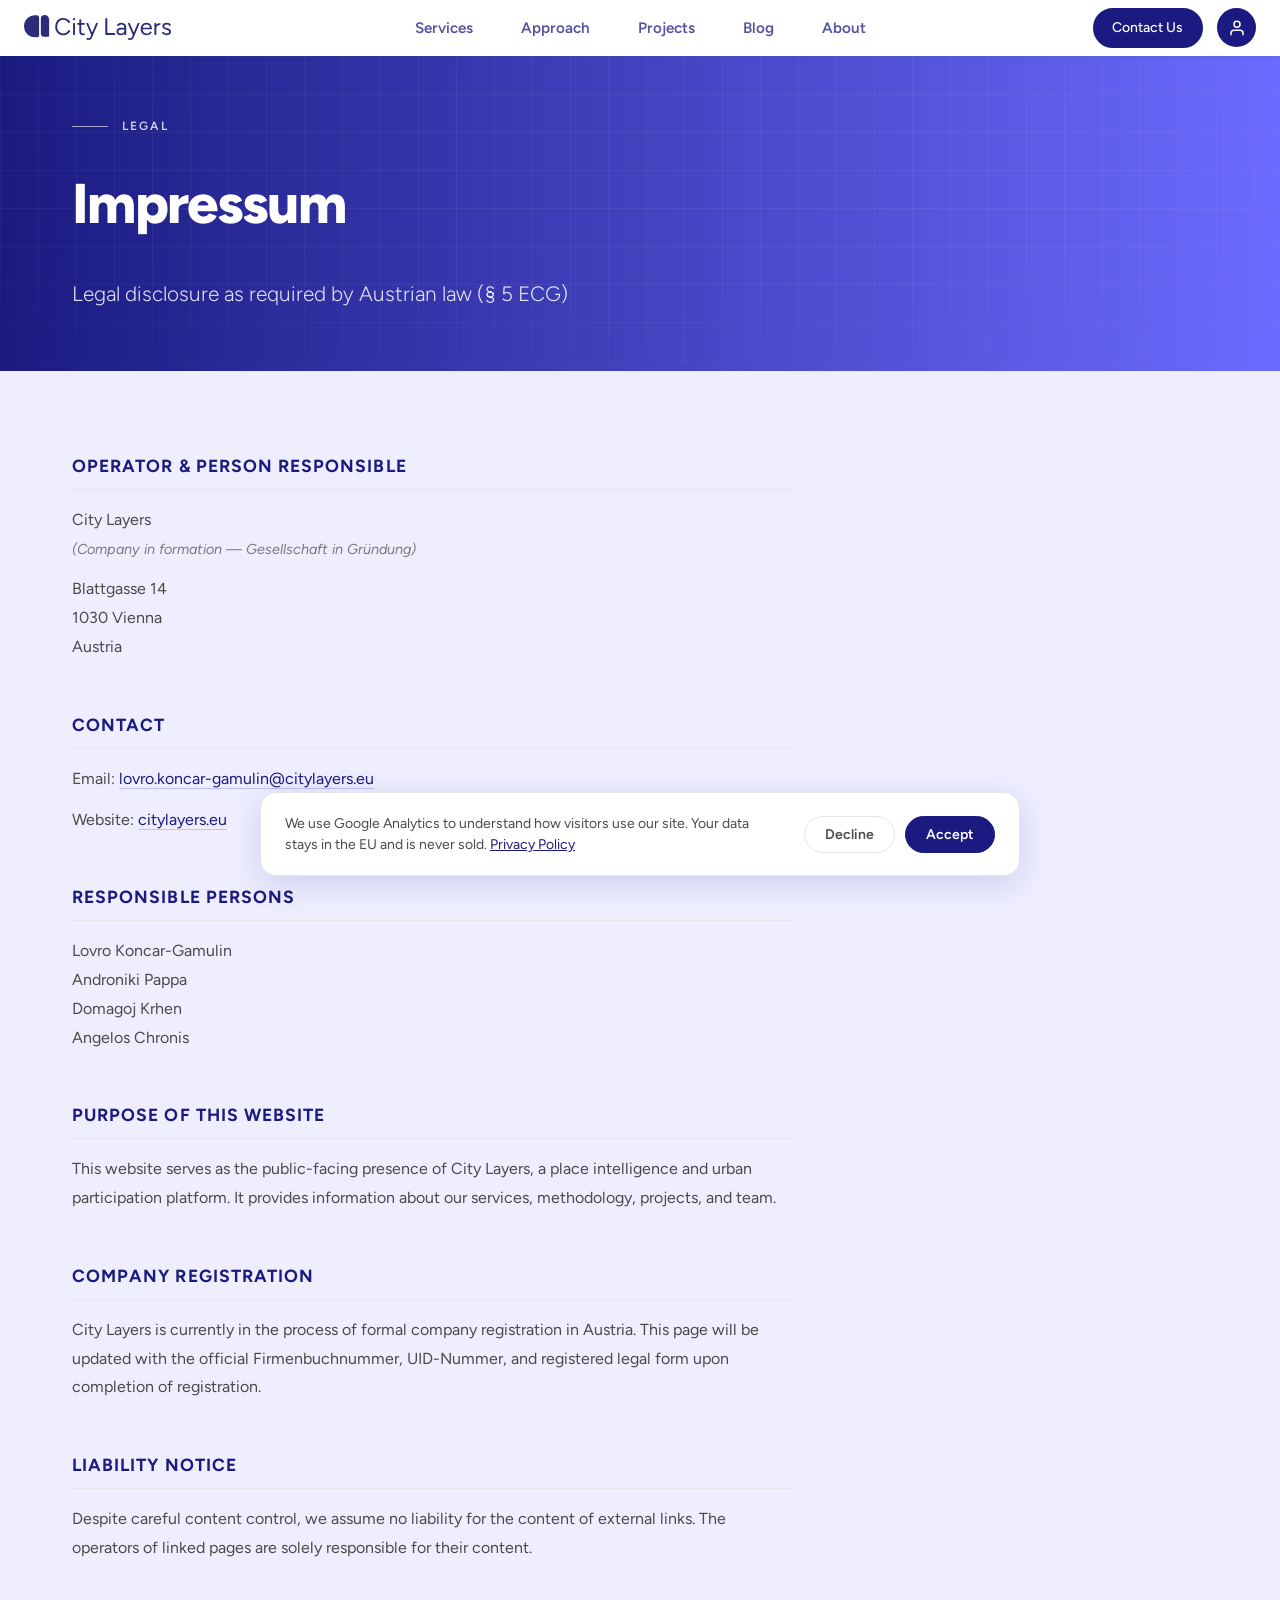
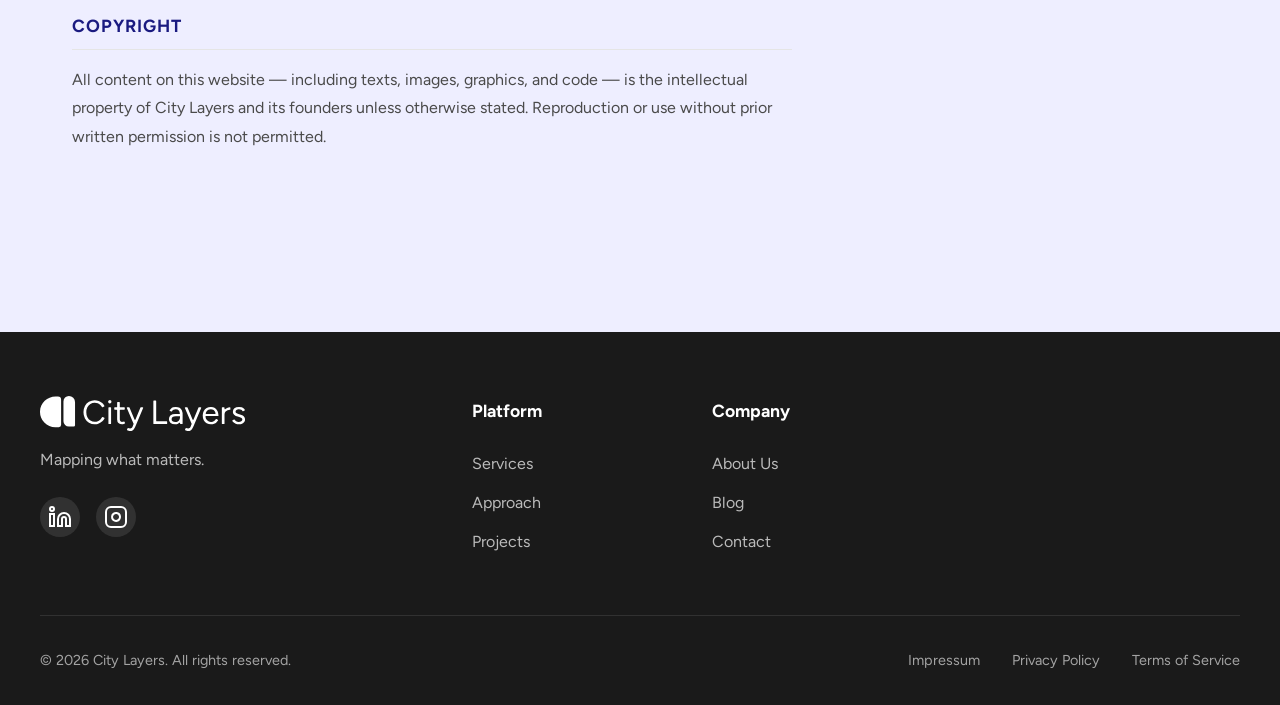
<file: impressum/index.html>
<!DOCTYPE html><html lang="en" data-astro-cid-sckkx6r4> <head><meta charset="UTF-8"><meta name="viewport" content="width=device-width, initial-scale=1.0"><title>Impressum - City Layers</title><meta name="description" content="Legal disclosure for City Layers as required by Austrian law under §5 ECG."><link rel="canonical" href="https://citylayers.eu/impressum/"><meta property="og:title" content="Impressum - City Layers"><meta property="og:description" content="Legal disclosure for City Layers as required by Austrian law under §5 ECG."><meta property="og:url" content="https://citylayers.eu/impressum/"><meta property="og:type" content="website"><meta property="og:image" content="https://citylayers.eu/Hero-2-colour4.webp"><meta name="twitter:card" content="summary_large_image"><meta name="twitter:title" content="Impressum - City Layers"><meta name="twitter:description" content="Legal disclosure for City Layers as required by Austrian law under §5 ECG."><link rel="stylesheet" href="/styles.css"><link rel="stylesheet" href="/pages.css"><link rel="icon" type="image/svg+xml" href="/logo-mark-purple.svg"><!-- Organization schema — paste inside <head> in Layout.astro --><!-- TODO: Update logo URL to GCP-hosted URL after migration (currently placeholder) --><script type="application/ld+json">
        {
        "@context": "https://schema.org",
        "@type": "Organization",
        "name": "City Layers",
        "url": "https://citylayers.eu",
        "logo": "https://citylayers.eu/logo.svg",
        "description": "City Layers is a map-based community engagement platform that helps organisations involve communities in urban design, planning, and decisions about places.",
        "foundingDate": "2026",
        "foundingLocation": {
            "@type": "Place",
            "name": "Vienna, Austria"
        },
        "areaServed": "Europe",
        "sameAs": [
            "https://www.linkedin.com/company/city-layers",
            "https://www.instagram.com/city.layers/"
        ],
        "contactPoint": {
            "@type": "ContactPoint",
            "email": "info@citylayers.eu",
            "contactType": "customer support"
        }
        }
    </script><style>@font-face{font-family:Figtree;src:url(/fonts/Figtree-VariableFont_wght.ttf) format("truetype");font-weight:100 900;font-style:normal;font-display:swap}@font-face{font-family:Figtree;src:url(/fonts/Figtree-Italic-VariableFont_wght.ttf) format("truetype");font-weight:100 900;font-style:italic;font-display:swap}.nav-actions[data-astro-cid-sckkx6r4]{display:flex;align-items:center;gap:14px}.nav-contact-btn[data-astro-cid-sckkx6r4]{background:#1a1a80;color:#fff;padding:.4rem 1.1rem;border-radius:999px;font-size:.875rem;font-weight:500;text-decoration:none;border:2px solid #1A1A80;transition:all .2s ease;white-space:nowrap}.nav-contact-btn[data-astro-cid-sckkx6r4]:hover{background:#fff;color:#1a1a80;box-shadow:0 4px 15px #0000004d}.nav-login-btn[data-astro-cid-sckkx6r4]{background:#1a1a80;color:#fff;width:39px;height:39px;border-radius:50%;text-decoration:none;border:none;transition:all .2s ease;display:flex;align-items:center;justify-content:center;flex-shrink:0}.nav-login-btn[data-astro-cid-sckkx6r4]:hover{background:#fff;color:#1a1a80;box-shadow:0 4px 15px #0000004d}@media(max-width:768px){.nav-contact-btn[data-astro-cid-sckkx6r4]{padding:.3rem .7rem;font-size:.75rem}.nav-login-btn[data-astro-cid-sckkx6r4]{width:32px;height:32px}.nav-login-btn[data-astro-cid-sckkx6r4] svg[data-astro-cid-sckkx6r4]{width:14px;height:14px}.nav-menu[data-astro-cid-sckkx6r4]{position:absolute;top:100%;left:0;right:0;background:#fff;flex-direction:column;padding:1rem;box-shadow:0 8px 16px #0000001a;display:none}.nav-menu[data-astro-cid-sckkx6r4].active{display:flex}}
.impressum-content[data-astro-cid-7dpr4qcz]{max-width:720px;display:flex;flex-direction:column;gap:3rem}.impressum-section[data-astro-cid-7dpr4qcz] h2[data-astro-cid-7dpr4qcz]{font-family:var(--font-figtree);font-size:1.1rem;font-weight:700;color:var(--primary-color);text-transform:uppercase;letter-spacing:.06em;margin-bottom:1rem;padding-bottom:.5rem;border-bottom:1px solid var(--gray-200)}.impressum-section[data-astro-cid-7dpr4qcz] p[data-astro-cid-7dpr4qcz]{color:var(--text-medium);line-height:1.8;margin-bottom:.75rem}.impressum-section[data-astro-cid-7dpr4qcz] p[data-astro-cid-7dpr4qcz]:last-child{margin-bottom:0}.impressum-section[data-astro-cid-7dpr4qcz] a[data-astro-cid-7dpr4qcz]{color:var(--primary-color);text-decoration:none;border-bottom:1px solid var(--primary-light);transition:border-color .2s ease}.impressum-section[data-astro-cid-7dpr4qcz] a[data-astro-cid-7dpr4qcz]:hover{border-bottom-color:var(--primary-color)}.impressum-section[data-astro-cid-7dpr4qcz] em[data-astro-cid-7dpr4qcz]{color:var(--text-light);font-size:.9rem}
</style></head> <body data-astro-cid-sckkx6r4> <nav class="nav" data-astro-cid-sckkx6r4> <div class="nav-container" data-astro-cid-sckkx6r4> <a href="/" class="logo" data-astro-cid-sckkx6r4> <img src="/logo.svg" alt="City Layers" class="logo-img" data-astro-cid-sckkx6r4> </a> <ul class="nav-menu" id="navMenu" data-astro-cid-sckkx6r4> <li data-astro-cid-sckkx6r4><a href="/services" class="nav-link " data-astro-cid-sckkx6r4>Services</a></li> <li data-astro-cid-sckkx6r4><a href="/approach" class="nav-link " data-astro-cid-sckkx6r4>Approach</a></li> <li data-astro-cid-sckkx6r4><a href="/projects" class="nav-link " data-astro-cid-sckkx6r4>Projects</a></li> <li data-astro-cid-sckkx6r4><a href="/blog" class="nav-link " data-astro-cid-sckkx6r4>Blog</a></li> <li data-astro-cid-sckkx6r4><a href="/about" class="nav-link " data-astro-cid-sckkx6r4>About</a></li> </ul> <div class="nav-actions" data-astro-cid-sckkx6r4> <a href="/contact" class="nav-contact-btn" data-astro-cid-sckkx6r4>Contact Us</a> <a href="https://campaigns.citylayers.eu/" class="nav-login-btn" title="Client Login" target="_blank" rel="noopener noreferrer" data-astro-cid-sckkx6r4> <svg xmlns="http://www.w3.org/2000/svg" width="18" height="18" viewBox="0 0 24 24" fill="none" stroke="currentColor" stroke-width="2" stroke-linecap="round" stroke-linejoin="round" data-astro-cid-sckkx6r4> <path d="M20 21v-2a4 4 0 0 0-4-4H8a4 4 0 0 0-4 4v2" data-astro-cid-sckkx6r4></path> <circle cx="12" cy="7" r="4" data-astro-cid-sckkx6r4></circle> </svg> </a> <button class="nav-toggle" id="navToggle" data-astro-cid-sckkx6r4> <span data-astro-cid-sckkx6r4></span> <span data-astro-cid-sckkx6r4></span> <span data-astro-cid-sckkx6r4></span> </button> </div> </div> </nav>  <section class="page-hero" data-astro-cid-7dpr4qcz> <div class="container" data-astro-cid-7dpr4qcz> <div class="page-eyebrow" data-astro-cid-7dpr4qcz>Legal</div> <h1 class="page-title" data-astro-cid-7dpr4qcz>Impressum</h1> <p class="page-subtitle" data-astro-cid-7dpr4qcz>Legal disclosure as required by Austrian law (§ 5 ECG)</p> </div> </section> <section style="padding: 80px 2rem;" data-astro-cid-7dpr4qcz> <div class="container" data-astro-cid-7dpr4qcz> <div class="impressum-content" data-astro-cid-7dpr4qcz> <div class="impressum-section" data-astro-cid-7dpr4qcz> <h2 data-astro-cid-7dpr4qcz>Operator & Person Responsible</h2> <p data-astro-cid-7dpr4qcz>City Layers<br data-astro-cid-7dpr4qcz> <em data-astro-cid-7dpr4qcz>(Company in formation — Gesellschaft in Gründung)</em></p> <p data-astro-cid-7dpr4qcz>
Blattgasse 14<br data-astro-cid-7dpr4qcz>
1030 Vienna<br data-astro-cid-7dpr4qcz>
Austria
</p> </div> <!-- 
                                TODO: Update once company is registered:
                                - Add Firmenbuchnummer and UID-Nummer to the Company Registration section
                                - Add official legal form (GmbH etc.) next to the company name at the top
                            --> <div class="impressum-section" data-astro-cid-7dpr4qcz> <h2 data-astro-cid-7dpr4qcz>Contact</h2> <p data-astro-cid-7dpr4qcz>Email: <a href="mailto:lovro.koncar-gamulin@citylayers.eu" data-astro-cid-7dpr4qcz>lovro.koncar-gamulin@citylayers.eu</a></p> <p data-astro-cid-7dpr4qcz>Website: <a href="https://citylayers.eu" data-astro-cid-7dpr4qcz>citylayers.eu</a></p> </div> <div class="impressum-section" data-astro-cid-7dpr4qcz> <h2 data-astro-cid-7dpr4qcz>Responsible Persons</h2> <p data-astro-cid-7dpr4qcz>Lovro Koncar-Gamulin<br data-astro-cid-7dpr4qcz>
Androniki Pappa<br data-astro-cid-7dpr4qcz>
Domagoj Krhen<br data-astro-cid-7dpr4qcz>
Angelos Chronis</p> </div> <div class="impressum-section" data-astro-cid-7dpr4qcz> <h2 data-astro-cid-7dpr4qcz>Purpose of this Website</h2> <p data-astro-cid-7dpr4qcz>This website serves as the public-facing presence of City Layers, a place intelligence and urban participation platform. It provides information about our services, methodology, projects, and team.</p> </div> <div class="impressum-section" data-astro-cid-7dpr4qcz> <h2 data-astro-cid-7dpr4qcz>Company Registration</h2> <p data-astro-cid-7dpr4qcz>City Layers is currently in the process of formal company registration in Austria. This page will be updated with the official Firmenbuchnummer, UID-Nummer, and registered legal form upon completion of registration.</p> </div> <div class="impressum-section" data-astro-cid-7dpr4qcz> <h2 data-astro-cid-7dpr4qcz>Liability Notice</h2> <p data-astro-cid-7dpr4qcz>Despite careful content control, we assume no liability for the content of external links. The operators of linked pages are solely responsible for their content.</p> </div> <div class="impressum-section" data-astro-cid-7dpr4qcz> <h2 data-astro-cid-7dpr4qcz>Copyright</h2> <p data-astro-cid-7dpr4qcz>All content on this website — including texts, images, graphics, and code — is the intellectual property of City Layers and its founders unless otherwise stated. Reproduction or use without prior written permission is not permitted.</p> </div> </div> </div> </section>  <footer class="footer" data-astro-cid-sckkx6r4> <div class="footer-container" data-astro-cid-sckkx6r4> <div class="footer-column" data-astro-cid-sckkx6r4> <div class="footer-logo" data-astro-cid-sckkx6r4> <img src="/logo.svg" class="footer-logo-img" alt="City Layers" data-astro-cid-sckkx6r4> </div> <p class="footer-description" data-astro-cid-sckkx6r4>Mapping what matters.</p> <div class="social-links" data-astro-cid-sckkx6r4> <div class="social-links" data-astro-cid-sckkx6r4> <a href="https://www.linkedin.com/company/city-layers" target="_blank" rel="noopener noreferrer" class="social-link" aria-label="LinkedIn" data-astro-cid-sckkx6r4><svg width="24" height="24" viewBox="0 0 24 24" fill="none" stroke="currentColor" stroke-width="2" data-astro-cid-sckkx6r4><path d="M16 8a6 6 0 0 1 6 6v7h-4v-7a2 2 0 0 0-2-2 2 2 0 0 0-2 2v7h-4v-7a6 6 0 0 1 6-6z" data-astro-cid-sckkx6r4></path><rect x="2" y="9" width="4" height="12" data-astro-cid-sckkx6r4></rect><circle cx="4" cy="4" r="2" data-astro-cid-sckkx6r4></circle></svg></a> <a href="https://www.instagram.com/city.layers/" target="_blank" rel="noopener noreferrer" class="social-link" aria-label="Instagram" data-astro-cid-sckkx6r4><svg width="24" height="24" viewBox="0 0 24 24" fill="none" stroke="currentColor" stroke-width="2" data-astro-cid-sckkx6r4><rect x="2" y="2" width="20" height="20" rx="5" ry="5" data-astro-cid-sckkx6r4></rect><path d="M16 11.37A4 4 0 1 1 12.63 8 4 4 0 0 1 16 11.37z" data-astro-cid-sckkx6r4></path><line x1="17.5" y1="6.5" x2="17.51" y2="6.5" data-astro-cid-sckkx6r4></line></svg></a> </div> </div> </div> <div class="footer-column" data-astro-cid-sckkx6r4> <h4 data-astro-cid-sckkx6r4>Platform</h4> <ul class="footer-links" data-astro-cid-sckkx6r4> <li data-astro-cid-sckkx6r4><a href="/services" data-astro-cid-sckkx6r4>Services</a></li> <li data-astro-cid-sckkx6r4><a href="/approach" data-astro-cid-sckkx6r4>Approach</a></li> <li data-astro-cid-sckkx6r4><a href="/projects" data-astro-cid-sckkx6r4>Projects</a></li> </ul> </div> <div class="footer-column" data-astro-cid-sckkx6r4> <h4 data-astro-cid-sckkx6r4>Company</h4> <ul class="footer-links" data-astro-cid-sckkx6r4> <li data-astro-cid-sckkx6r4><a href="/about" data-astro-cid-sckkx6r4>About Us</a></li> <li data-astro-cid-sckkx6r4><a href="/blog" data-astro-cid-sckkx6r4>Blog</a></li> <li data-astro-cid-sckkx6r4><a href="/contact" data-astro-cid-sckkx6r4>Contact</a></li> </ul> </div>  </div> <div class="footer-bottom" data-astro-cid-sckkx6r4> <p data-astro-cid-sckkx6r4>&copy; 2026 City Layers. All rights reserved.</p> <div class="footer-legal" data-astro-cid-sckkx6r4> <a href="/impressum" data-astro-cid-sckkx6r4>Impressum</a> <a href="/privacy" data-astro-cid-sckkx6r4>Privacy Policy</a> <a href="/terms" data-astro-cid-sckkx6r4>Terms of Service</a> </div> </div> </footer> <script src="/script.js"></script> <!-- Floating Contact Button & Login -->  <!-- Cookie Banner --> <div id="cookie-banner" class="cookie-banner" data-astro-cid-sckkx6r4> <div class="cookie-content" data-astro-cid-sckkx6r4> <p class="cookie-text" data-astro-cid-sckkx6r4>We use Google Analytics to understand how visitors use our site. Your data stays in the EU and is never sold. <a href="/privacy" data-astro-cid-sckkx6r4>Privacy Policy</a></p> <div class="cookie-actions" data-astro-cid-sckkx6r4> <button id="cookie-decline" class="cookie-btn cookie-btn-decline" data-astro-cid-sckkx6r4>Decline</button> <button id="cookie-accept" class="cookie-btn cookie-btn-accept" data-astro-cid-sckkx6r4>Accept</button> </div> </div> </div> <script>
        (function() {
            const consent = localStorage.getItem('cl-cookie-consent');
            const banner = document.getElementById('cookie-banner');

            if (consent === 'accepted') {
                enableAnalytics();
                return;
            }

            if (consent === 'declined') {
                banner.style.display = 'none';
                return;
            }

            // Show banner
            banner.style.display = 'flex';

            document.getElementById('cookie-accept').addEventListener('click', () => {
                localStorage.setItem('cl-cookie-consent', 'accepted');
                banner.style.display = 'none';
                enableAnalytics();
            });

            document.getElementById('cookie-decline').addEventListener('click', () => {
                localStorage.setItem('cl-cookie-consent', 'declined');
                banner.style.display = 'none';
            });

            function enableAnalytics() {
            const gtmScript = document.createElement('script');
            gtmScript.async = true;
            gtmScript.src = 'https://www.googletagmanager.com/gtag/js?id=G-C6YP9W63Q3';
            document.head.appendChild(gtmScript);

            const inlineScript = document.createElement('script');
            inlineScript.textContent = `
                window.dataLayer = window.dataLayer || [];
                function gtag(){dataLayer.push(arguments);}
                gtag('js', new Date());
                gtag('config', 'G-C6YP9W63Q3');
            `;
            document.head.appendChild(inlineScript);
        }
        })();
    </script> </body> </html>
</file>
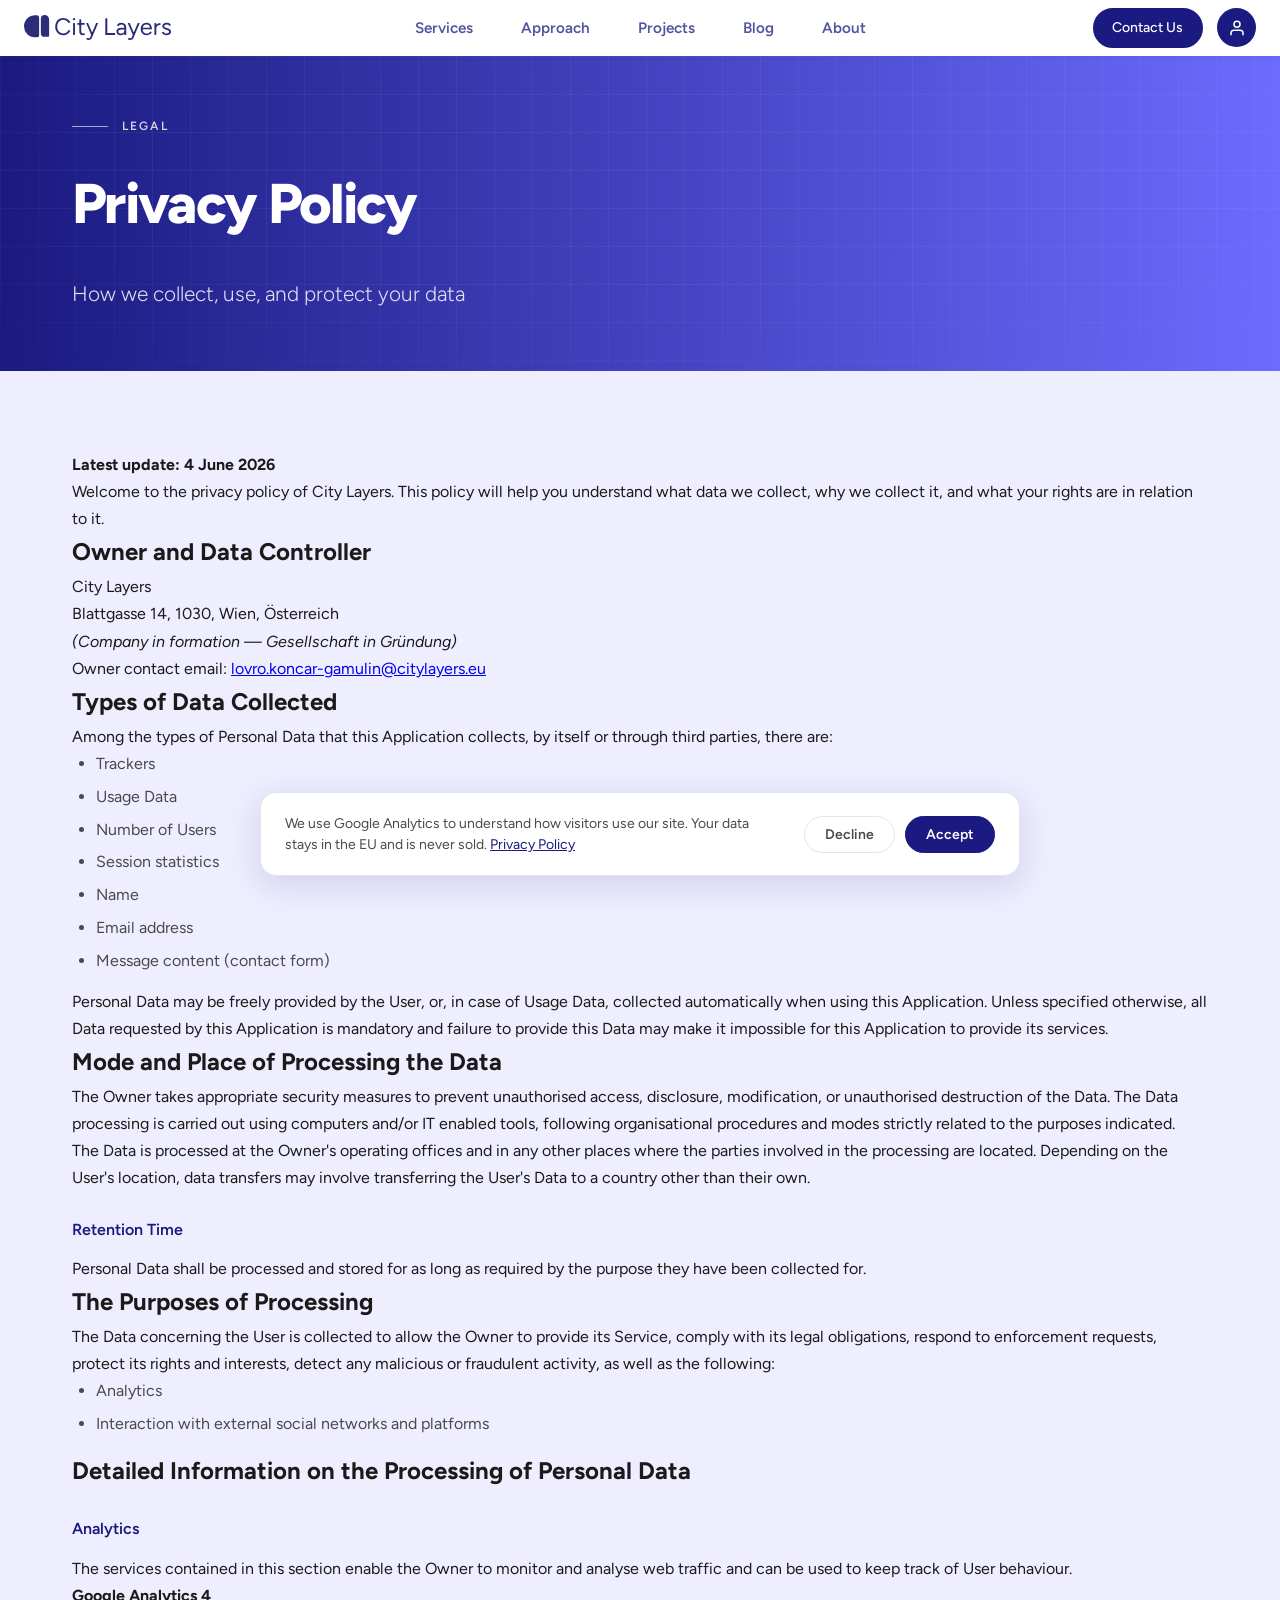
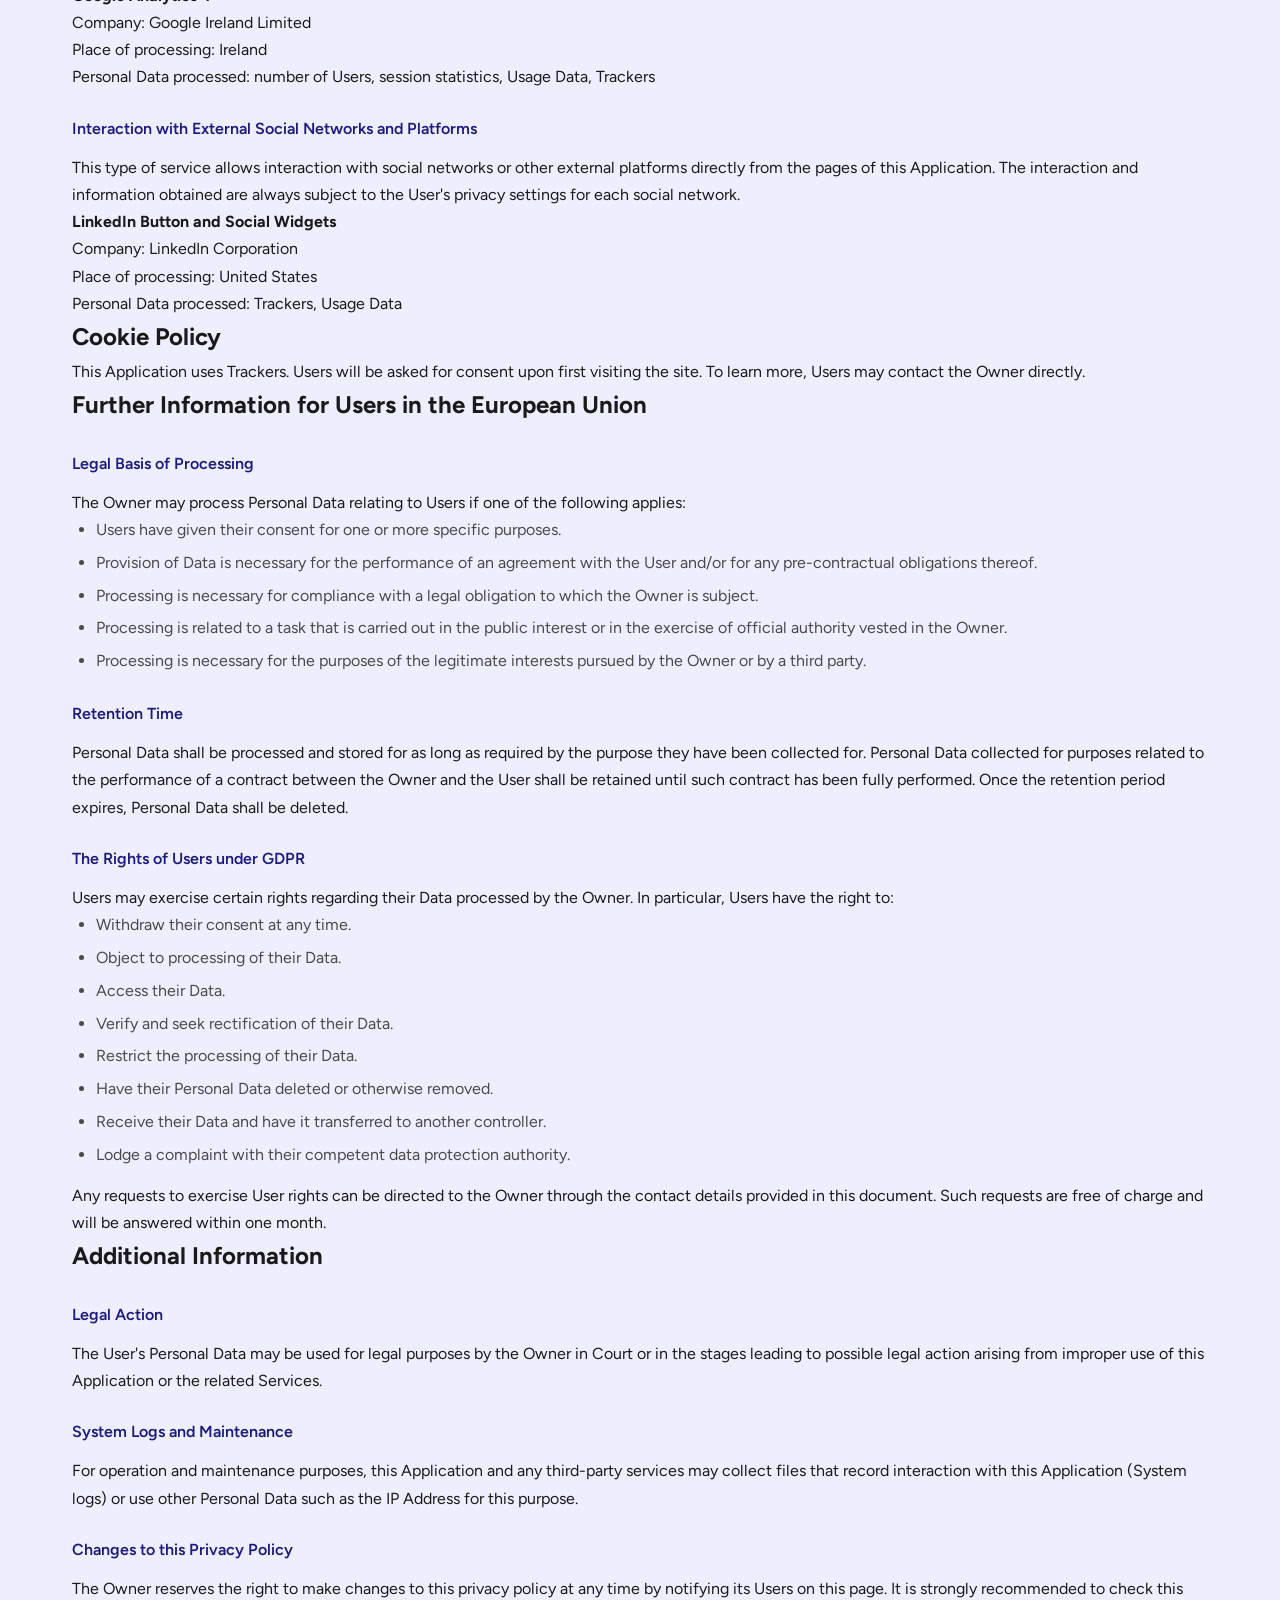
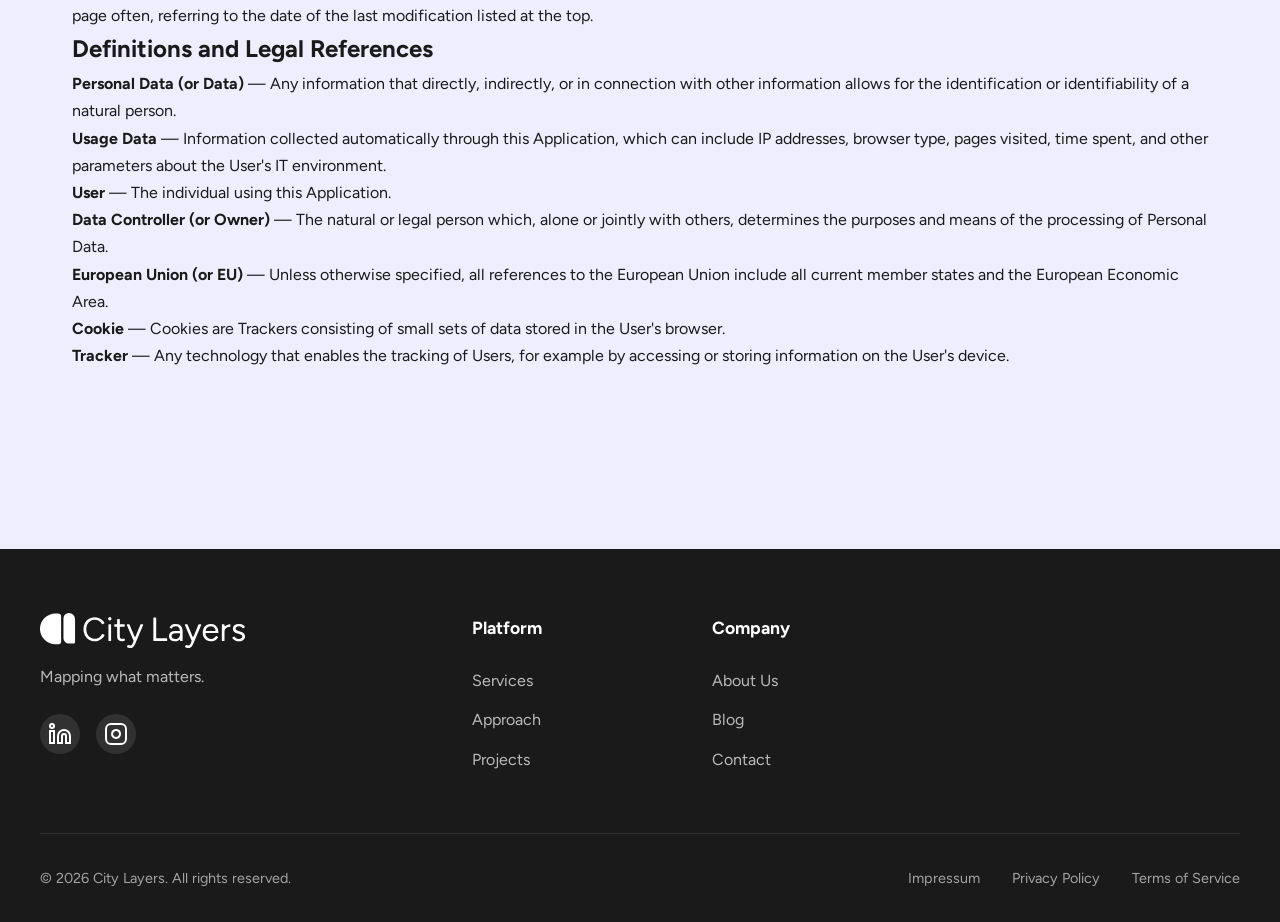
<file: privacy/index.html>
<!DOCTYPE html><!-- 
    TODO: Before publishing:
    - Replace "ADDRESS, PLZ, CITY, COUNTRY - NEEDED" with actual company address once registered
    - Install Google Analytics tracking code before going live (already included in policy)
--><html lang="en" data-astro-cid-sckkx6r4> <head><meta charset="UTF-8"><meta name="viewport" content="width=device-width, initial-scale=1.0"><title>Privacy Policy - City Layers</title><meta name="description" content="Privacy policy for citylayers.eu — how City Layers collects, uses, and protects your personal data under GDPR."><link rel="canonical" href="https://citylayers.eu/privacy/"><meta property="og:title" content="Privacy Policy - City Layers"><meta property="og:description" content="Privacy policy for citylayers.eu — how City Layers collects, uses, and protects your personal data under GDPR."><meta property="og:url" content="https://citylayers.eu/privacy/"><meta property="og:type" content="website"><meta property="og:image" content="https://citylayers.eu/Hero-2-colour4.webp"><meta name="twitter:card" content="summary_large_image"><meta name="twitter:title" content="Privacy Policy - City Layers"><meta name="twitter:description" content="Privacy policy for citylayers.eu — how City Layers collects, uses, and protects your personal data under GDPR."><link rel="stylesheet" href="/styles.css"><link rel="stylesheet" href="/pages.css"><link rel="icon" type="image/svg+xml" href="/logo-mark-purple.svg"><!-- Organization schema — paste inside <head> in Layout.astro --><!-- TODO: Update logo URL to GCP-hosted URL after migration (currently placeholder) --><script type="application/ld+json">
        {
        "@context": "https://schema.org",
        "@type": "Organization",
        "name": "City Layers",
        "url": "https://citylayers.eu",
        "logo": "https://citylayers.eu/logo.svg",
        "description": "City Layers is a map-based community engagement platform that helps organisations involve communities in urban design, planning, and decisions about places.",
        "foundingDate": "2026",
        "foundingLocation": {
            "@type": "Place",
            "name": "Vienna, Austria"
        },
        "areaServed": "Europe",
        "sameAs": [
            "https://www.linkedin.com/company/city-layers",
            "https://www.instagram.com/city.layers/"
        ],
        "contactPoint": {
            "@type": "ContactPoint",
            "email": "info@citylayers.eu",
            "contactType": "customer support"
        }
        }
    </script><style>@font-face{font-family:Figtree;src:url(/fonts/Figtree-VariableFont_wght.ttf) format("truetype");font-weight:100 900;font-style:normal;font-display:swap}@font-face{font-family:Figtree;src:url(/fonts/Figtree-Italic-VariableFont_wght.ttf) format("truetype");font-weight:100 900;font-style:italic;font-display:swap}.nav-actions[data-astro-cid-sckkx6r4]{display:flex;align-items:center;gap:14px}.nav-contact-btn[data-astro-cid-sckkx6r4]{background:#1a1a80;color:#fff;padding:.4rem 1.1rem;border-radius:999px;font-size:.875rem;font-weight:500;text-decoration:none;border:2px solid #1A1A80;transition:all .2s ease;white-space:nowrap}.nav-contact-btn[data-astro-cid-sckkx6r4]:hover{background:#fff;color:#1a1a80;box-shadow:0 4px 15px #0000004d}.nav-login-btn[data-astro-cid-sckkx6r4]{background:#1a1a80;color:#fff;width:39px;height:39px;border-radius:50%;text-decoration:none;border:none;transition:all .2s ease;display:flex;align-items:center;justify-content:center;flex-shrink:0}.nav-login-btn[data-astro-cid-sckkx6r4]:hover{background:#fff;color:#1a1a80;box-shadow:0 4px 15px #0000004d}@media(max-width:768px){.nav-contact-btn[data-astro-cid-sckkx6r4]{padding:.3rem .7rem;font-size:.75rem}.nav-login-btn[data-astro-cid-sckkx6r4]{width:32px;height:32px}.nav-login-btn[data-astro-cid-sckkx6r4] svg[data-astro-cid-sckkx6r4]{width:14px;height:14px}.nav-menu[data-astro-cid-sckkx6r4]{position:absolute;top:100%;left:0;right:0;background:#fff;flex-direction:column;padding:1rem;box-shadow:0 8px 16px #0000001a;display:none}.nav-menu[data-astro-cid-sckkx6r4].active{display:flex}}
</style></head> <body data-astro-cid-sckkx6r4> <nav class="nav" data-astro-cid-sckkx6r4> <div class="nav-container" data-astro-cid-sckkx6r4> <a href="/" class="logo" data-astro-cid-sckkx6r4> <img src="/logo.svg" alt="City Layers" class="logo-img" data-astro-cid-sckkx6r4> </a> <ul class="nav-menu" id="navMenu" data-astro-cid-sckkx6r4> <li data-astro-cid-sckkx6r4><a href="/services" class="nav-link " data-astro-cid-sckkx6r4>Services</a></li> <li data-astro-cid-sckkx6r4><a href="/approach" class="nav-link " data-astro-cid-sckkx6r4>Approach</a></li> <li data-astro-cid-sckkx6r4><a href="/projects" class="nav-link " data-astro-cid-sckkx6r4>Projects</a></li> <li data-astro-cid-sckkx6r4><a href="/blog" class="nav-link " data-astro-cid-sckkx6r4>Blog</a></li> <li data-astro-cid-sckkx6r4><a href="/about" class="nav-link " data-astro-cid-sckkx6r4>About</a></li> </ul> <div class="nav-actions" data-astro-cid-sckkx6r4> <a href="/contact" class="nav-contact-btn" data-astro-cid-sckkx6r4>Contact Us</a> <a href="https://campaigns.citylayers.eu/" class="nav-login-btn" title="Client Login" target="_blank" rel="noopener noreferrer" data-astro-cid-sckkx6r4> <svg xmlns="http://www.w3.org/2000/svg" width="18" height="18" viewBox="0 0 24 24" fill="none" stroke="currentColor" stroke-width="2" stroke-linecap="round" stroke-linejoin="round" data-astro-cid-sckkx6r4> <path d="M20 21v-2a4 4 0 0 0-4-4H8a4 4 0 0 0-4 4v2" data-astro-cid-sckkx6r4></path> <circle cx="12" cy="7" r="4" data-astro-cid-sckkx6r4></circle> </svg> </a> <button class="nav-toggle" id="navToggle" data-astro-cid-sckkx6r4> <span data-astro-cid-sckkx6r4></span> <span data-astro-cid-sckkx6r4></span> <span data-astro-cid-sckkx6r4></span> </button> </div> </div> </nav>  <section class="page-hero"> <div class="container"> <div class="page-eyebrow">Legal</div> <h1 class="page-title">Privacy Policy</h1> <p class="page-subtitle">How we collect, use, and protect your data</p> </div> </section> <section style="padding: 80px 2rem;"> <div class="container"> <div class="impressum-content"> <div class="impressum-section"> <p><strong>Latest update: 4 June 2026</strong></p> <p>Welcome to the privacy policy of City Layers. This policy will help you understand what data we collect, why we collect it, and what your rights are in relation to it.</p> </div> <div class="impressum-section"> <h2>Owner and Data Controller</h2> <p>City Layers<br>
Blattgasse 14, 1030, Wien, Österreich<br> <em>(Company in formation — Gesellschaft in Gründung)</em></p> <p>Owner contact email: <a href="mailto:lovro.koncar-gamulin@citylayers.eu">lovro.koncar-gamulin@citylayers.eu</a></p> </div> <div class="impressum-section"> <h2>Types of Data Collected</h2> <p>Among the types of Personal Data that this Application collects, by itself or through third parties, there are:</p> <ul> <li>Trackers</li> <li>Usage Data</li> <li>Number of Users</li> <li>Session statistics</li> <li>Name</li> <li>Email address</li> <li>Message content (contact form)</li> </ul> <p>Personal Data may be freely provided by the User, or, in case of Usage Data, collected automatically when using this Application. Unless specified otherwise, all Data requested by this Application is mandatory and failure to provide this Data may make it impossible for this Application to provide its services.</p> </div> <div class="impressum-section"> <h2>Mode and Place of Processing the Data</h2> <p>The Owner takes appropriate security measures to prevent unauthorised access, disclosure, modification, or unauthorised destruction of the Data. The Data processing is carried out using computers and/or IT enabled tools, following organisational procedures and modes strictly related to the purposes indicated.</p> <p>The Data is processed at the Owner's operating offices and in any other places where the parties involved in the processing are located. Depending on the User's location, data transfers may involve transferring the User's Data to a country other than their own.</p> <h3>Retention Time</h3> <p>Personal Data shall be processed and stored for as long as required by the purpose they have been collected for.</p> </div> <div class="impressum-section"> <h2>The Purposes of Processing</h2> <p>The Data concerning the User is collected to allow the Owner to provide its Service, comply with its legal obligations, respond to enforcement requests, protect its rights and interests, detect any malicious or fraudulent activity, as well as the following:</p> <ul> <li>Analytics</li> <li>Interaction with external social networks and platforms</li> </ul> </div> <div class="impressum-section"> <h2>Detailed Information on the Processing of Personal Data</h2> <h3>Analytics</h3> <p>The services contained in this section enable the Owner to monitor and analyse web traffic and can be used to keep track of User behaviour.</p> <p><strong>Google Analytics 4</strong><br>
Company: Google Ireland Limited<br>
Place of processing: Ireland<br>
Personal Data processed: number of Users, session statistics, Usage Data, Trackers</p> <h3>Interaction with External Social Networks and Platforms</h3> <p>This type of service allows interaction with social networks or other external platforms directly from the pages of this Application. The interaction and information obtained are always subject to the User's privacy settings for each social network.</p> <p><strong>LinkedIn Button and Social Widgets</strong><br>
Company: LinkedIn Corporation<br>
Place of processing: United States<br>
Personal Data processed: Trackers, Usage Data</p> </div> <div class="impressum-section"> <h2>Cookie Policy</h2> <p>This Application uses Trackers. Users will be asked for consent upon first visiting the site. To learn more, Users may contact the Owner directly.</p> </div> <div class="impressum-section"> <h2>Further Information for Users in the European Union</h2> <h3>Legal Basis of Processing</h3> <p>The Owner may process Personal Data relating to Users if one of the following applies:</p> <ul> <li>Users have given their consent for one or more specific purposes.</li> <li>Provision of Data is necessary for the performance of an agreement with the User and/or for any pre-contractual obligations thereof.</li> <li>Processing is necessary for compliance with a legal obligation to which the Owner is subject.</li> <li>Processing is related to a task that is carried out in the public interest or in the exercise of official authority vested in the Owner.</li> <li>Processing is necessary for the purposes of the legitimate interests pursued by the Owner or by a third party.</li> </ul> <h3>Retention Time</h3> <p>Personal Data shall be processed and stored for as long as required by the purpose they have been collected for. Personal Data collected for purposes related to the performance of a contract between the Owner and the User shall be retained until such contract has been fully performed. Once the retention period expires, Personal Data shall be deleted.</p> <h3>The Rights of Users under GDPR</h3> <p>Users may exercise certain rights regarding their Data processed by the Owner. In particular, Users have the right to:</p> <ul> <li>Withdraw their consent at any time.</li> <li>Object to processing of their Data.</li> <li>Access their Data.</li> <li>Verify and seek rectification of their Data.</li> <li>Restrict the processing of their Data.</li> <li>Have their Personal Data deleted or otherwise removed.</li> <li>Receive their Data and have it transferred to another controller.</li> <li>Lodge a complaint with their competent data protection authority.</li> </ul> <p>Any requests to exercise User rights can be directed to the Owner through the contact details provided in this document. Such requests are free of charge and will be answered within one month.</p> </div> <div class="impressum-section"> <h2>Additional Information</h2> <h3>Legal Action</h3> <p>The User's Personal Data may be used for legal purposes by the Owner in Court or in the stages leading to possible legal action arising from improper use of this Application or the related Services.</p> <h3>System Logs and Maintenance</h3> <p>For operation and maintenance purposes, this Application and any third-party services may collect files that record interaction with this Application (System logs) or use other Personal Data such as the IP Address for this purpose.</p> <h3>Changes to this Privacy Policy</h3> <p>The Owner reserves the right to make changes to this privacy policy at any time by notifying its Users on this page. It is strongly recommended to check this page often, referring to the date of the last modification listed at the top.</p> </div> <div class="impressum-section"> <h2>Definitions and Legal References</h2> <p><strong>Personal Data (or Data)</strong> — Any information that directly, indirectly, or in connection with other information allows for the identification or identifiability of a natural person.</p> <p><strong>Usage Data</strong> — Information collected automatically through this Application, which can include IP addresses, browser type, pages visited, time spent, and other parameters about the User's IT environment.</p> <p><strong>User</strong> — The individual using this Application.</p> <p><strong>Data Controller (or Owner)</strong> — The natural or legal person which, alone or jointly with others, determines the purposes and means of the processing of Personal Data.</p> <p><strong>European Union (or EU)</strong> — Unless otherwise specified, all references to the European Union include all current member states and the European Economic Area.</p> <p><strong>Cookie</strong> — Cookies are Trackers consisting of small sets of data stored in the User's browser.</p> <p><strong>Tracker</strong> — Any technology that enables the tracking of Users, for example by accessing or storing information on the User's device.</p> </div> </div> </div> </section>  <footer class="footer" data-astro-cid-sckkx6r4> <div class="footer-container" data-astro-cid-sckkx6r4> <div class="footer-column" data-astro-cid-sckkx6r4> <div class="footer-logo" data-astro-cid-sckkx6r4> <img src="/logo.svg" class="footer-logo-img" alt="City Layers" data-astro-cid-sckkx6r4> </div> <p class="footer-description" data-astro-cid-sckkx6r4>Mapping what matters.</p> <div class="social-links" data-astro-cid-sckkx6r4> <div class="social-links" data-astro-cid-sckkx6r4> <a href="https://www.linkedin.com/company/city-layers" target="_blank" rel="noopener noreferrer" class="social-link" aria-label="LinkedIn" data-astro-cid-sckkx6r4><svg width="24" height="24" viewBox="0 0 24 24" fill="none" stroke="currentColor" stroke-width="2" data-astro-cid-sckkx6r4><path d="M16 8a6 6 0 0 1 6 6v7h-4v-7a2 2 0 0 0-2-2 2 2 0 0 0-2 2v7h-4v-7a6 6 0 0 1 6-6z" data-astro-cid-sckkx6r4></path><rect x="2" y="9" width="4" height="12" data-astro-cid-sckkx6r4></rect><circle cx="4" cy="4" r="2" data-astro-cid-sckkx6r4></circle></svg></a> <a href="https://www.instagram.com/city.layers/" target="_blank" rel="noopener noreferrer" class="social-link" aria-label="Instagram" data-astro-cid-sckkx6r4><svg width="24" height="24" viewBox="0 0 24 24" fill="none" stroke="currentColor" stroke-width="2" data-astro-cid-sckkx6r4><rect x="2" y="2" width="20" height="20" rx="5" ry="5" data-astro-cid-sckkx6r4></rect><path d="M16 11.37A4 4 0 1 1 12.63 8 4 4 0 0 1 16 11.37z" data-astro-cid-sckkx6r4></path><line x1="17.5" y1="6.5" x2="17.51" y2="6.5" data-astro-cid-sckkx6r4></line></svg></a> </div> </div> </div> <div class="footer-column" data-astro-cid-sckkx6r4> <h4 data-astro-cid-sckkx6r4>Platform</h4> <ul class="footer-links" data-astro-cid-sckkx6r4> <li data-astro-cid-sckkx6r4><a href="/services" data-astro-cid-sckkx6r4>Services</a></li> <li data-astro-cid-sckkx6r4><a href="/approach" data-astro-cid-sckkx6r4>Approach</a></li> <li data-astro-cid-sckkx6r4><a href="/projects" data-astro-cid-sckkx6r4>Projects</a></li> </ul> </div> <div class="footer-column" data-astro-cid-sckkx6r4> <h4 data-astro-cid-sckkx6r4>Company</h4> <ul class="footer-links" data-astro-cid-sckkx6r4> <li data-astro-cid-sckkx6r4><a href="/about" data-astro-cid-sckkx6r4>About Us</a></li> <li data-astro-cid-sckkx6r4><a href="/blog" data-astro-cid-sckkx6r4>Blog</a></li> <li data-astro-cid-sckkx6r4><a href="/contact" data-astro-cid-sckkx6r4>Contact</a></li> </ul> </div>  </div> <div class="footer-bottom" data-astro-cid-sckkx6r4> <p data-astro-cid-sckkx6r4>&copy; 2026 City Layers. All rights reserved.</p> <div class="footer-legal" data-astro-cid-sckkx6r4> <a href="/impressum" data-astro-cid-sckkx6r4>Impressum</a> <a href="/privacy" data-astro-cid-sckkx6r4>Privacy Policy</a> <a href="/terms" data-astro-cid-sckkx6r4>Terms of Service</a> </div> </div> </footer> <script src="/script.js"></script> <!-- Floating Contact Button & Login -->  <!-- Cookie Banner --> <div id="cookie-banner" class="cookie-banner" data-astro-cid-sckkx6r4> <div class="cookie-content" data-astro-cid-sckkx6r4> <p class="cookie-text" data-astro-cid-sckkx6r4>We use Google Analytics to understand how visitors use our site. Your data stays in the EU and is never sold. <a href="/privacy" data-astro-cid-sckkx6r4>Privacy Policy</a></p> <div class="cookie-actions" data-astro-cid-sckkx6r4> <button id="cookie-decline" class="cookie-btn cookie-btn-decline" data-astro-cid-sckkx6r4>Decline</button> <button id="cookie-accept" class="cookie-btn cookie-btn-accept" data-astro-cid-sckkx6r4>Accept</button> </div> </div> </div> <script>
        (function() {
            const consent = localStorage.getItem('cl-cookie-consent');
            const banner = document.getElementById('cookie-banner');

            if (consent === 'accepted') {
                enableAnalytics();
                return;
            }

            if (consent === 'declined') {
                banner.style.display = 'none';
                return;
            }

            // Show banner
            banner.style.display = 'flex';

            document.getElementById('cookie-accept').addEventListener('click', () => {
                localStorage.setItem('cl-cookie-consent', 'accepted');
                banner.style.display = 'none';
                enableAnalytics();
            });

            document.getElementById('cookie-decline').addEventListener('click', () => {
                localStorage.setItem('cl-cookie-consent', 'declined');
                banner.style.display = 'none';
            });

            function enableAnalytics() {
            const gtmScript = document.createElement('script');
            gtmScript.async = true;
            gtmScript.src = 'https://www.googletagmanager.com/gtag/js?id=G-C6YP9W63Q3';
            document.head.appendChild(gtmScript);

            const inlineScript = document.createElement('script');
            inlineScript.textContent = `
                window.dataLayer = window.dataLayer || [];
                function gtag(){dataLayer.push(arguments);}
                gtag('js', new Date());
                gtag('config', 'G-C6YP9W63Q3');
            `;
            document.head.appendChild(inlineScript);
        }
        })();
    </script> </body> </html>
</file>
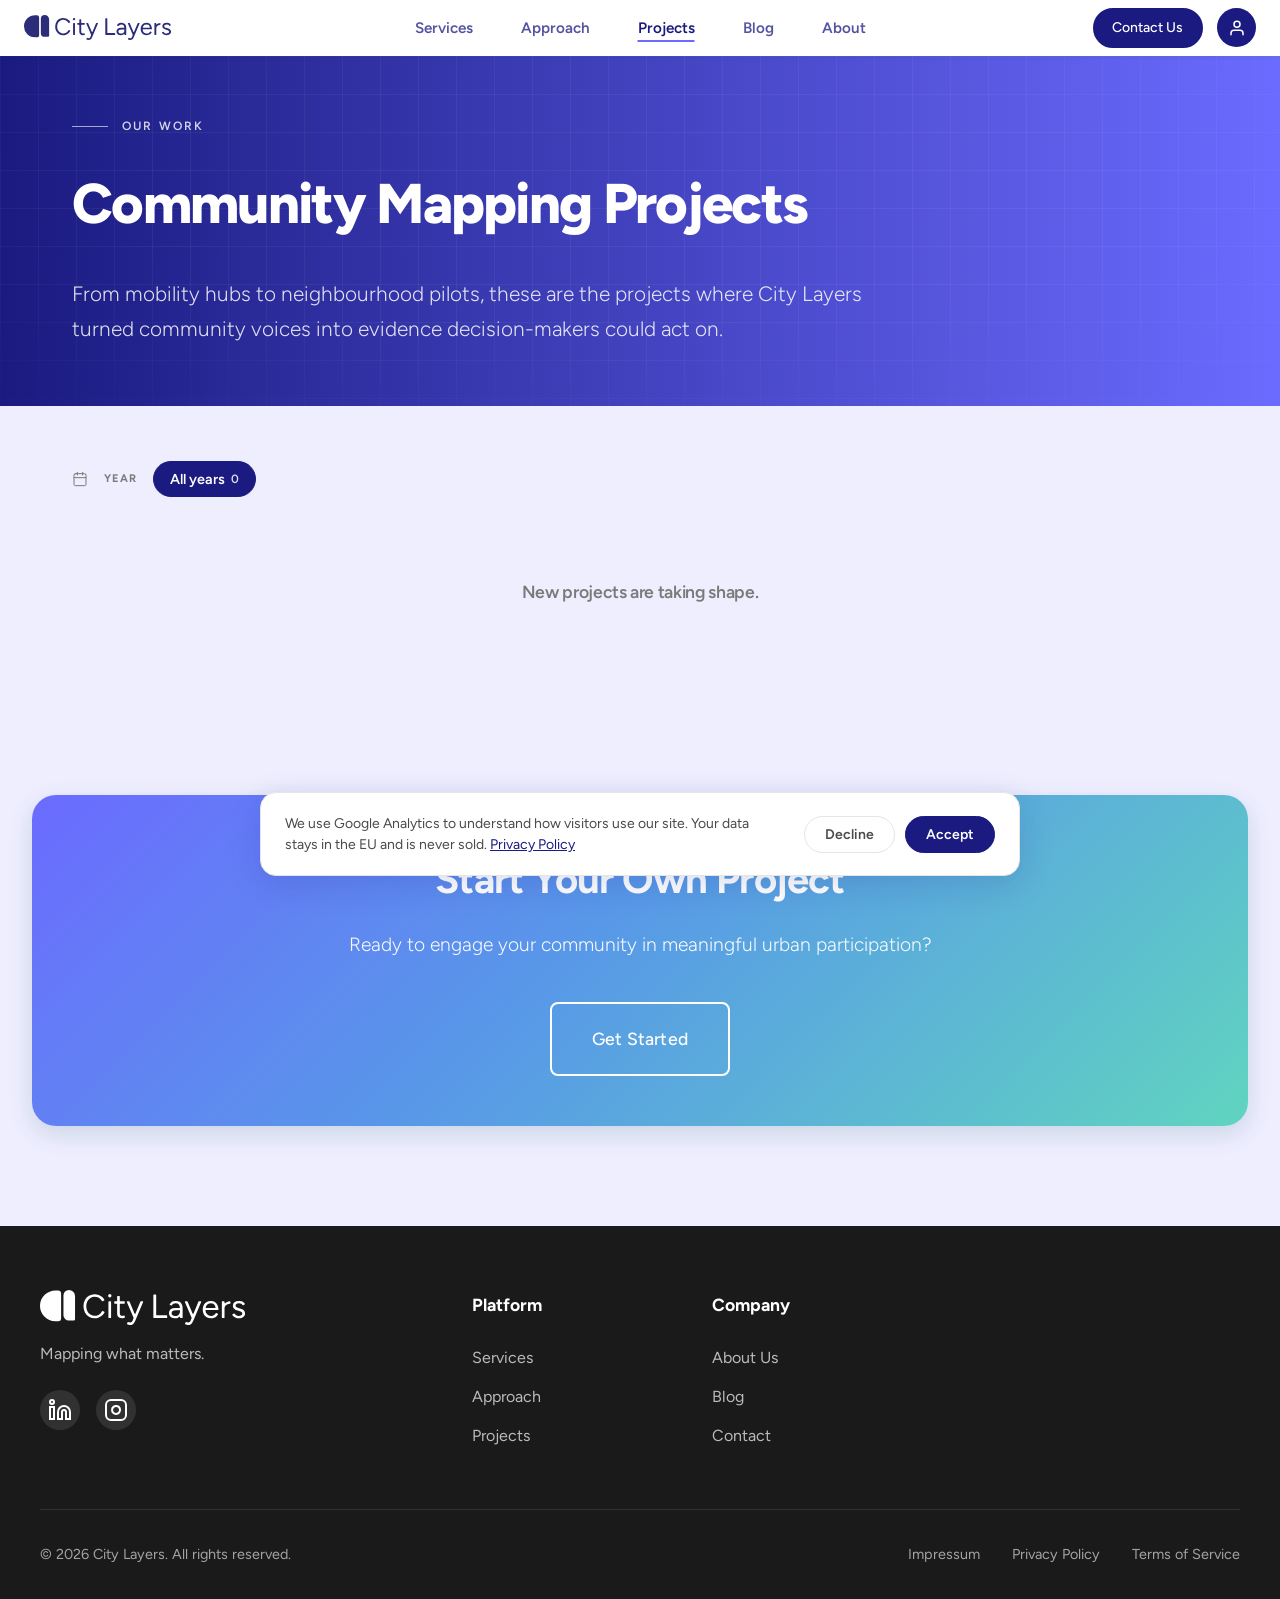
<file: projects/index.html>
<!DOCTYPE html><html lang="en" data-astro-cid-sckkx6r4> <head><meta charset="UTF-8"><meta name="viewport" content="width=device-width, initial-scale=1.0"><title>Projects — City Layers in Action</title><meta name="description" content="Real community mapping projects delivered by City Layers — from mobility planning to public space redesign across cities in Europe."><link rel="canonical" href="https://citylayers.eu/projects/"><meta property="og:title" content="Projects — City Layers in Action"><meta property="og:description" content="Real community mapping projects delivered by City Layers — from mobility planning to public space redesign across cities in Europe."><meta property="og:url" content="https://citylayers.eu/projects/"><meta property="og:type" content="website"><meta property="og:image" content="https://citylayers.eu/Hero-2-colour4.webp"><meta name="twitter:card" content="summary_large_image"><meta name="twitter:title" content="Projects — City Layers in Action"><meta name="twitter:description" content="Real community mapping projects delivered by City Layers — from mobility planning to public space redesign across cities in Europe."><link rel="stylesheet" href="/styles.css"><link rel="stylesheet" href="/pages.css"><link rel="icon" type="image/svg+xml" href="/logo-mark-purple.svg"><!-- Organization schema — paste inside <head> in Layout.astro --><!-- TODO: Update logo URL to GCP-hosted URL after migration (currently placeholder) --><script type="application/ld+json">
        {
        "@context": "https://schema.org",
        "@type": "Organization",
        "name": "City Layers",
        "url": "https://citylayers.eu",
        "logo": "https://citylayers.eu/logo.svg",
        "description": "City Layers is a map-based community engagement platform that helps organisations involve communities in urban design, planning, and decisions about places.",
        "foundingDate": "2026",
        "foundingLocation": {
            "@type": "Place",
            "name": "Vienna, Austria"
        },
        "areaServed": "Europe",
        "sameAs": [
            "https://www.linkedin.com/company/city-layers",
            "https://www.instagram.com/city.layers/"
        ],
        "contactPoint": {
            "@type": "ContactPoint",
            "email": "info@citylayers.eu",
            "contactType": "customer support"
        }
        }
    </script><style>@font-face{font-family:Figtree;src:url(/fonts/Figtree-VariableFont_wght.ttf) format("truetype");font-weight:100 900;font-style:normal;font-display:swap}@font-face{font-family:Figtree;src:url(/fonts/Figtree-Italic-VariableFont_wght.ttf) format("truetype");font-weight:100 900;font-style:italic;font-display:swap}.nav-actions[data-astro-cid-sckkx6r4]{display:flex;align-items:center;gap:14px}.nav-contact-btn[data-astro-cid-sckkx6r4]{background:#1a1a80;color:#fff;padding:.4rem 1.1rem;border-radius:999px;font-size:.875rem;font-weight:500;text-decoration:none;border:2px solid #1A1A80;transition:all .2s ease;white-space:nowrap}.nav-contact-btn[data-astro-cid-sckkx6r4]:hover{background:#fff;color:#1a1a80;box-shadow:0 4px 15px #0000004d}.nav-login-btn[data-astro-cid-sckkx6r4]{background:#1a1a80;color:#fff;width:39px;height:39px;border-radius:50%;text-decoration:none;border:none;transition:all .2s ease;display:flex;align-items:center;justify-content:center;flex-shrink:0}.nav-login-btn[data-astro-cid-sckkx6r4]:hover{background:#fff;color:#1a1a80;box-shadow:0 4px 15px #0000004d}@media(max-width:768px){.nav-contact-btn[data-astro-cid-sckkx6r4]{padding:.3rem .7rem;font-size:.75rem}.nav-login-btn[data-astro-cid-sckkx6r4]{width:32px;height:32px}.nav-login-btn[data-astro-cid-sckkx6r4] svg[data-astro-cid-sckkx6r4]{width:14px;height:14px}.nav-menu[data-astro-cid-sckkx6r4]{position:absolute;top:100%;left:0;right:0;background:#fff;flex-direction:column;padding:1rem;box-shadow:0 8px 16px #0000001a;display:none}.nav-menu[data-astro-cid-sckkx6r4].active{display:flex}}
.proj-filter-bar[data-astro-cid-aid3sr62]{display:flex;align-items:center;gap:16px;margin-bottom:2.5rem;flex-wrap:wrap}.proj-filter-icon[data-astro-cid-aid3sr62]{width:16px;height:16px;color:var(--text-light);flex-shrink:0}.proj-filter-label[data-astro-cid-aid3sr62]{font-size:11px;font-weight:700;letter-spacing:.12em;color:var(--text-light);flex-shrink:0}.proj-pills[data-astro-cid-aid3sr62]{display:flex;gap:8px;flex-wrap:wrap}.proj-pill[data-astro-cid-aid3sr62]{display:inline-flex;align-items:center;gap:6px;padding:8px 16px;border-radius:999px;border:1.5px solid var(--gray-200);background:var(--white);font-family:var(--font-figtree);font-size:.9rem;color:var(--text-medium);cursor:pointer;transition:all .2s ease;white-space:nowrap}.proj-pill[data-astro-cid-aid3sr62]:hover{border-color:var(--primary-light);color:var(--primary-color);background:#c0c0ff1a}.proj-pill[data-astro-cid-aid3sr62].active{background:var(--primary-color);border-color:var(--primary-color);color:#fff;font-weight:600}.proj-pill-count[data-astro-cid-aid3sr62]{font-size:.75rem;font-weight:600;opacity:.75}.proj-pill[data-astro-cid-aid3sr62].active .proj-pill-count[data-astro-cid-aid3sr62]{opacity:.85}.proj-grid[data-astro-cid-aid3sr62]{display:grid;grid-template-columns:repeat(3,1fr);gap:2rem;align-items:start}.project-image[data-astro-cid-aid3sr62]{height:280px}.project-card[data-astro-cid-aid3sr62].hidden{display:none}.empty-state[data-astro-cid-aid3sr62]{grid-column:1 / -1;text-align:center;padding:40px 0;color:var(--text-light);font-size:1.1rem}.proj-grid[data-astro-cid-aid3sr62],.project-card[data-astro-cid-aid3sr62],.empty-state[data-astro-cid-aid3sr62]{min-width:0}@media(max-width:900px){.proj-grid[data-astro-cid-aid3sr62]{grid-template-columns:repeat(2,1fr)}}@media(max-width:600px){.proj-grid[data-astro-cid-aid3sr62]{grid-template-columns:1fr}}
</style></head> <body data-astro-cid-sckkx6r4> <nav class="nav" data-astro-cid-sckkx6r4> <div class="nav-container" data-astro-cid-sckkx6r4> <a href="/" class="logo" data-astro-cid-sckkx6r4> <img src="/logo.svg" alt="City Layers" class="logo-img" data-astro-cid-sckkx6r4> </a> <ul class="nav-menu" id="navMenu" data-astro-cid-sckkx6r4> <li data-astro-cid-sckkx6r4><a href="/services" class="nav-link " data-astro-cid-sckkx6r4>Services</a></li> <li data-astro-cid-sckkx6r4><a href="/approach" class="nav-link " data-astro-cid-sckkx6r4>Approach</a></li> <li data-astro-cid-sckkx6r4><a href="/projects" class="nav-link active" data-astro-cid-sckkx6r4>Projects</a></li> <li data-astro-cid-sckkx6r4><a href="/blog" class="nav-link " data-astro-cid-sckkx6r4>Blog</a></li> <li data-astro-cid-sckkx6r4><a href="/about" class="nav-link " data-astro-cid-sckkx6r4>About</a></li> </ul> <div class="nav-actions" data-astro-cid-sckkx6r4> <a href="/contact" class="nav-contact-btn" data-astro-cid-sckkx6r4>Contact Us</a> <a href="https://campaigns.citylayers.eu/" class="nav-login-btn" title="Client Login" target="_blank" rel="noopener noreferrer" data-astro-cid-sckkx6r4> <svg xmlns="http://www.w3.org/2000/svg" width="18" height="18" viewBox="0 0 24 24" fill="none" stroke="currentColor" stroke-width="2" stroke-linecap="round" stroke-linejoin="round" data-astro-cid-sckkx6r4> <path d="M20 21v-2a4 4 0 0 0-4-4H8a4 4 0 0 0-4 4v2" data-astro-cid-sckkx6r4></path> <circle cx="12" cy="7" r="4" data-astro-cid-sckkx6r4></circle> </svg> </a> <button class="nav-toggle" id="navToggle" data-astro-cid-sckkx6r4> <span data-astro-cid-sckkx6r4></span> <span data-astro-cid-sckkx6r4></span> <span data-astro-cid-sckkx6r4></span> </button> </div> </div> </nav>  <section class="page-hero" data-astro-cid-aid3sr62> <div class="container" data-astro-cid-aid3sr62> <div class="page-eyebrow" data-astro-cid-aid3sr62>Our Work</div> <h1 class="page-title" data-astro-cid-aid3sr62>Community Mapping Projects</h1> <p class="page-subtitle" data-astro-cid-aid3sr62>From mobility hubs to neighbourhood pilots, these are the projects where City Layers turned community voices into evidence decision-makers could act on.</p> </div> </section> <section data-astro-cid-aid3sr62> <div class="container" style="padding-top: 5px; padding-bottom: 50px;" data-astro-cid-aid3sr62> <!-- Horizontal pill filter --> <div class="proj-filter-bar" data-astro-cid-aid3sr62> <svg class="proj-filter-icon" viewBox="0 0 24 24" fill="none" stroke="currentColor" stroke-width="1.5" stroke-linecap="round" stroke-linejoin="round" data-astro-cid-aid3sr62> <rect x="3" y="4" width="18" height="18" rx="2" data-astro-cid-aid3sr62></rect> <line x1="16" y1="2" x2="16" y2="6" data-astro-cid-aid3sr62></line> <line x1="8" y1="2" x2="8" y2="6" data-astro-cid-aid3sr62></line> <line x1="3" y1="10" x2="21" y2="10" data-astro-cid-aid3sr62></line> </svg> <span class="proj-filter-label" data-astro-cid-aid3sr62>YEAR</span> <div class="proj-pills" data-astro-cid-aid3sr62> <button class="proj-pill active" data-year="all" data-astro-cid-aid3sr62>
All years <span class="proj-pill-count" data-astro-cid-aid3sr62>0</span> </button>  </div> </div> <!-- Projects grid --> <div class="proj-grid" id="projects-grid" data-astro-cid-aid3sr62> <div class="empty-state" data-astro-cid-aid3sr62> <p data-astro-cid-aid3sr62>New projects are taking shape.</p> </div> </div> </div> </section> <section class="cta-section" data-astro-cid-aid3sr62> <div class="container" data-astro-cid-aid3sr62> <h2 data-astro-cid-aid3sr62>Start Your Own Project</h2> <p data-astro-cid-aid3sr62>Ready to engage your community in meaningful urban participation?</p> <div class="cta-buttons" data-astro-cid-aid3sr62> <a href="/contact" class="btn btn-outline btn-large" data-astro-cid-aid3sr62>Get Started</a> </div> </div> </section>  <footer class="footer" data-astro-cid-sckkx6r4> <div class="footer-container" data-astro-cid-sckkx6r4> <div class="footer-column" data-astro-cid-sckkx6r4> <div class="footer-logo" data-astro-cid-sckkx6r4> <img src="/logo.svg" class="footer-logo-img" alt="City Layers" data-astro-cid-sckkx6r4> </div> <p class="footer-description" data-astro-cid-sckkx6r4>Mapping what matters.</p> <div class="social-links" data-astro-cid-sckkx6r4> <div class="social-links" data-astro-cid-sckkx6r4> <a href="https://www.linkedin.com/company/city-layers" target="_blank" rel="noopener noreferrer" class="social-link" aria-label="LinkedIn" data-astro-cid-sckkx6r4><svg width="24" height="24" viewBox="0 0 24 24" fill="none" stroke="currentColor" stroke-width="2" data-astro-cid-sckkx6r4><path d="M16 8a6 6 0 0 1 6 6v7h-4v-7a2 2 0 0 0-2-2 2 2 0 0 0-2 2v7h-4v-7a6 6 0 0 1 6-6z" data-astro-cid-sckkx6r4></path><rect x="2" y="9" width="4" height="12" data-astro-cid-sckkx6r4></rect><circle cx="4" cy="4" r="2" data-astro-cid-sckkx6r4></circle></svg></a> <a href="https://www.instagram.com/city.layers/" target="_blank" rel="noopener noreferrer" class="social-link" aria-label="Instagram" data-astro-cid-sckkx6r4><svg width="24" height="24" viewBox="0 0 24 24" fill="none" stroke="currentColor" stroke-width="2" data-astro-cid-sckkx6r4><rect x="2" y="2" width="20" height="20" rx="5" ry="5" data-astro-cid-sckkx6r4></rect><path d="M16 11.37A4 4 0 1 1 12.63 8 4 4 0 0 1 16 11.37z" data-astro-cid-sckkx6r4></path><line x1="17.5" y1="6.5" x2="17.51" y2="6.5" data-astro-cid-sckkx6r4></line></svg></a> </div> </div> </div> <div class="footer-column" data-astro-cid-sckkx6r4> <h4 data-astro-cid-sckkx6r4>Platform</h4> <ul class="footer-links" data-astro-cid-sckkx6r4> <li data-astro-cid-sckkx6r4><a href="/services" data-astro-cid-sckkx6r4>Services</a></li> <li data-astro-cid-sckkx6r4><a href="/approach" data-astro-cid-sckkx6r4>Approach</a></li> <li data-astro-cid-sckkx6r4><a href="/projects" data-astro-cid-sckkx6r4>Projects</a></li> </ul> </div> <div class="footer-column" data-astro-cid-sckkx6r4> <h4 data-astro-cid-sckkx6r4>Company</h4> <ul class="footer-links" data-astro-cid-sckkx6r4> <li data-astro-cid-sckkx6r4><a href="/about" data-astro-cid-sckkx6r4>About Us</a></li> <li data-astro-cid-sckkx6r4><a href="/blog" data-astro-cid-sckkx6r4>Blog</a></li> <li data-astro-cid-sckkx6r4><a href="/contact" data-astro-cid-sckkx6r4>Contact</a></li> </ul> </div>  </div> <div class="footer-bottom" data-astro-cid-sckkx6r4> <p data-astro-cid-sckkx6r4>&copy; 2026 City Layers. All rights reserved.</p> <div class="footer-legal" data-astro-cid-sckkx6r4> <a href="/impressum" data-astro-cid-sckkx6r4>Impressum</a> <a href="/privacy" data-astro-cid-sckkx6r4>Privacy Policy</a> <a href="/terms" data-astro-cid-sckkx6r4>Terms of Service</a> </div> </div> </footer> <script src="/script.js"></script> <!-- Floating Contact Button & Login -->  <!-- Cookie Banner --> <div id="cookie-banner" class="cookie-banner" data-astro-cid-sckkx6r4> <div class="cookie-content" data-astro-cid-sckkx6r4> <p class="cookie-text" data-astro-cid-sckkx6r4>We use Google Analytics to understand how visitors use our site. Your data stays in the EU and is never sold. <a href="/privacy" data-astro-cid-sckkx6r4>Privacy Policy</a></p> <div class="cookie-actions" data-astro-cid-sckkx6r4> <button id="cookie-decline" class="cookie-btn cookie-btn-decline" data-astro-cid-sckkx6r4>Decline</button> <button id="cookie-accept" class="cookie-btn cookie-btn-accept" data-astro-cid-sckkx6r4>Accept</button> </div> </div> </div> <script>
        (function() {
            const consent = localStorage.getItem('cl-cookie-consent');
            const banner = document.getElementById('cookie-banner');

            if (consent === 'accepted') {
                enableAnalytics();
                return;
            }

            if (consent === 'declined') {
                banner.style.display = 'none';
                return;
            }

            // Show banner
            banner.style.display = 'flex';

            document.getElementById('cookie-accept').addEventListener('click', () => {
                localStorage.setItem('cl-cookie-consent', 'accepted');
                banner.style.display = 'none';
                enableAnalytics();
            });

            document.getElementById('cookie-decline').addEventListener('click', () => {
                localStorage.setItem('cl-cookie-consent', 'declined');
                banner.style.display = 'none';
            });

            function enableAnalytics() {
            const gtmScript = document.createElement('script');
            gtmScript.async = true;
            gtmScript.src = 'https://www.googletagmanager.com/gtag/js?id=G-C6YP9W63Q3';
            document.head.appendChild(gtmScript);

            const inlineScript = document.createElement('script');
            inlineScript.textContent = `
                window.dataLayer = window.dataLayer || [];
                function gtag(){dataLayer.push(arguments);}
                gtag('js', new Date());
                gtag('config', 'G-C6YP9W63Q3');
            `;
            document.head.appendChild(inlineScript);
        }
        })();
    </script> </body> </html>  <script>
const filterBtns = document.querySelectorAll('.proj-pill');
const cards = document.querySelectorAll('.project-card');

filterBtns.forEach((btn) => {
  btn.addEventListener('click', () => {
    const year = btn.dataset.year;
    filterBtns.forEach((b) => b.classList.remove('active'));
    btn.classList.add('active');
    cards.forEach((card) => {
      if (year === 'all' || card.dataset.year === year) {
        card.style.display = 'block';
      } else {
        card.style.display = 'none';
      }
    });
  });
});
</script>
</file>
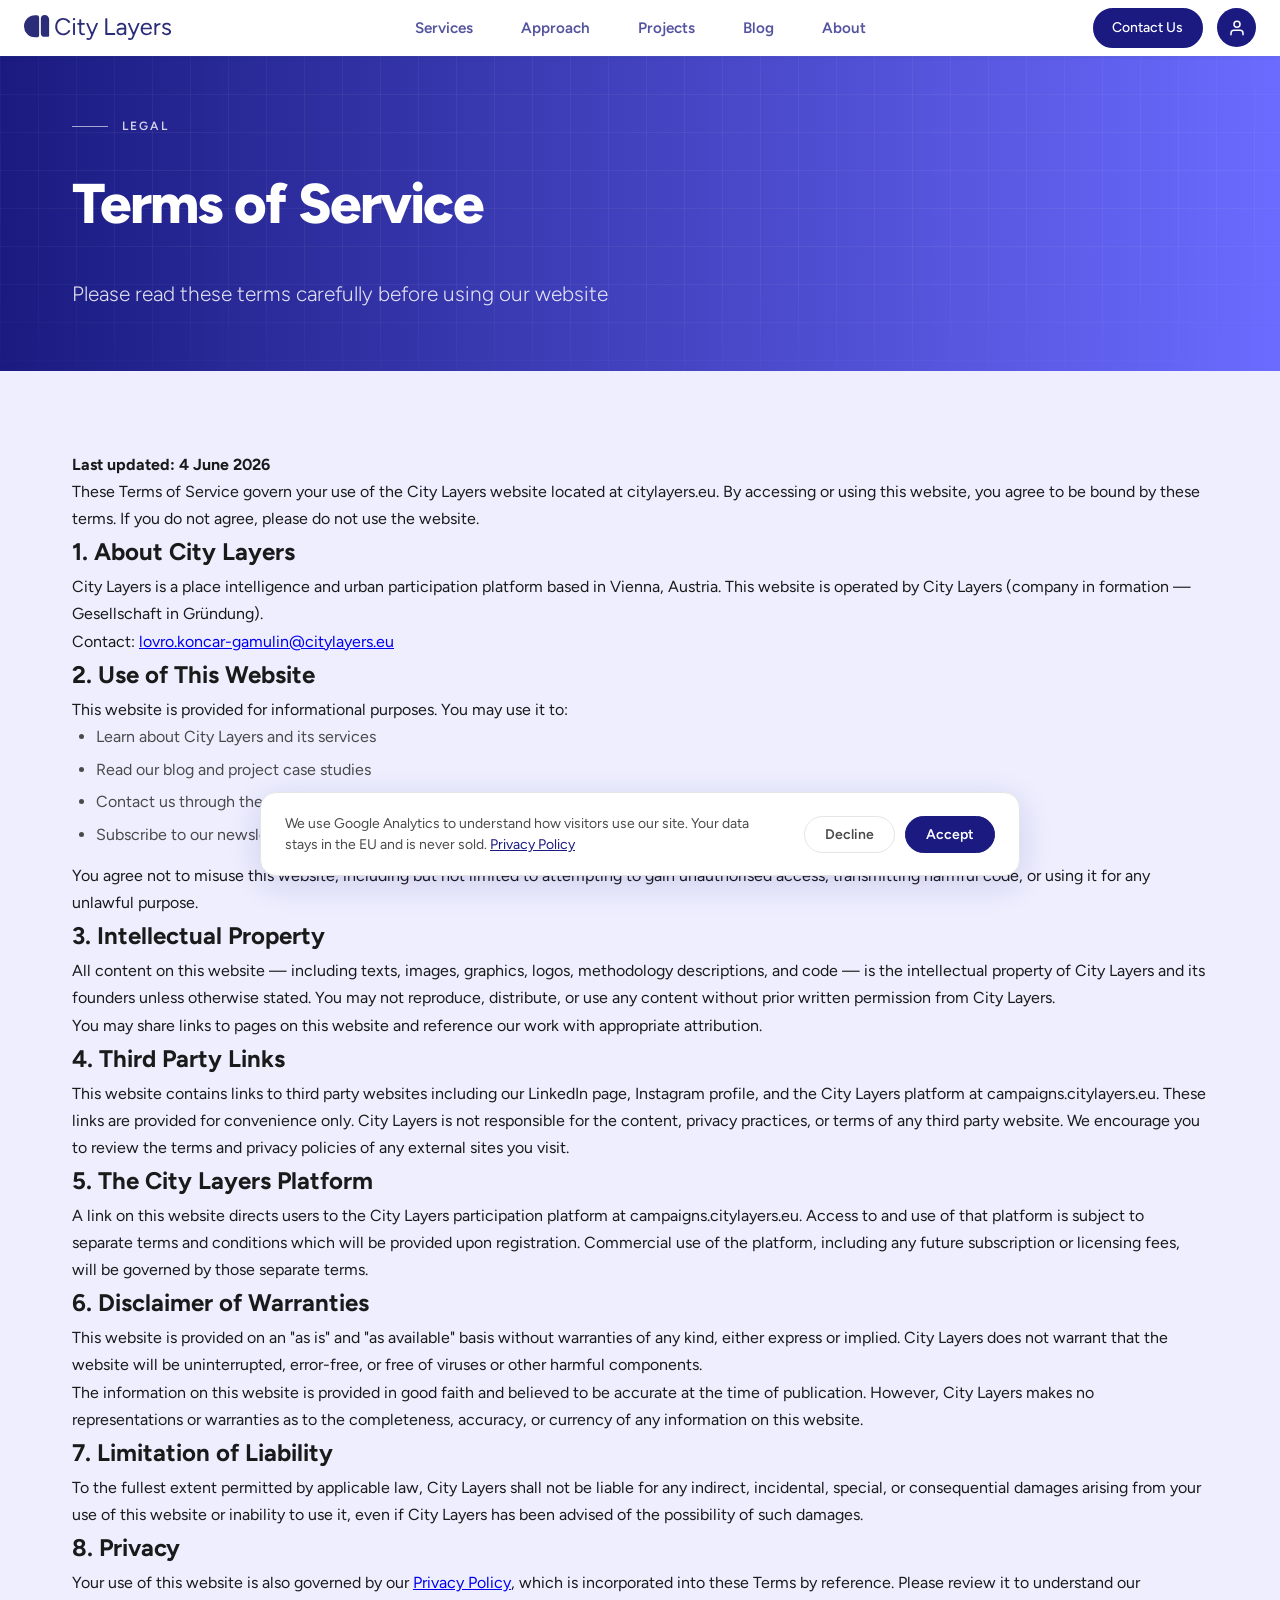
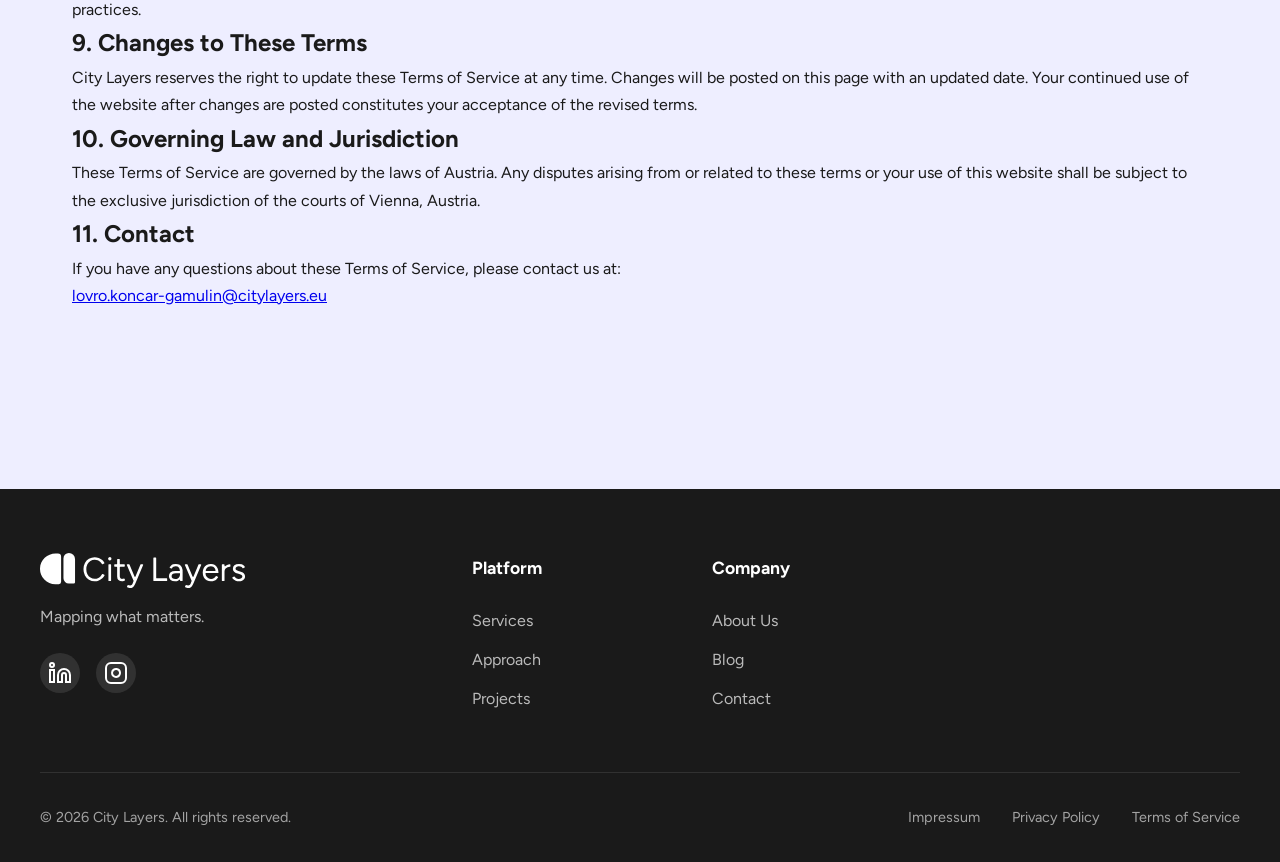
<file: terms/index.html>
<!DOCTYPE html><!-- 
    TODO: Before commercial launch:
    - Add separate Terms of Service for the campaigns.citylayers.eu platform
    - Update section 6 with specific payment and subscription terms
    - Have a lawyer review once paid services are introduced
--><html lang="en" data-astro-cid-sckkx6r4> <head><meta charset="UTF-8"><meta name="viewport" content="width=device-width, initial-scale=1.0"><title>Terms of Service - City Layers</title><meta name="description" content="Terms of service for the City Layers website and platform."><link rel="canonical" href="https://citylayers.eu/terms/"><meta property="og:title" content="Terms of Service - City Layers"><meta property="og:description" content="Terms of service for the City Layers website and platform."><meta property="og:url" content="https://citylayers.eu/terms/"><meta property="og:type" content="website"><meta property="og:image" content="https://citylayers.eu/Hero-2-colour4.webp"><meta name="twitter:card" content="summary_large_image"><meta name="twitter:title" content="Terms of Service - City Layers"><meta name="twitter:description" content="Terms of service for the City Layers website and platform."><link rel="stylesheet" href="/styles.css"><link rel="stylesheet" href="/pages.css"><link rel="icon" type="image/svg+xml" href="/logo-mark-purple.svg"><!-- Organization schema — paste inside <head> in Layout.astro --><!-- TODO: Update logo URL to GCP-hosted URL after migration (currently placeholder) --><script type="application/ld+json">
        {
        "@context": "https://schema.org",
        "@type": "Organization",
        "name": "City Layers",
        "url": "https://citylayers.eu",
        "logo": "https://citylayers.eu/logo.svg",
        "description": "City Layers is a map-based community engagement platform that helps organisations involve communities in urban design, planning, and decisions about places.",
        "foundingDate": "2026",
        "foundingLocation": {
            "@type": "Place",
            "name": "Vienna, Austria"
        },
        "areaServed": "Europe",
        "sameAs": [
            "https://www.linkedin.com/company/city-layers",
            "https://www.instagram.com/city.layers/"
        ],
        "contactPoint": {
            "@type": "ContactPoint",
            "email": "info@citylayers.eu",
            "contactType": "customer support"
        }
        }
    </script><style>@font-face{font-family:Figtree;src:url(/fonts/Figtree-VariableFont_wght.ttf) format("truetype");font-weight:100 900;font-style:normal;font-display:swap}@font-face{font-family:Figtree;src:url(/fonts/Figtree-Italic-VariableFont_wght.ttf) format("truetype");font-weight:100 900;font-style:italic;font-display:swap}.nav-actions[data-astro-cid-sckkx6r4]{display:flex;align-items:center;gap:14px}.nav-contact-btn[data-astro-cid-sckkx6r4]{background:#1a1a80;color:#fff;padding:.4rem 1.1rem;border-radius:999px;font-size:.875rem;font-weight:500;text-decoration:none;border:2px solid #1A1A80;transition:all .2s ease;white-space:nowrap}.nav-contact-btn[data-astro-cid-sckkx6r4]:hover{background:#fff;color:#1a1a80;box-shadow:0 4px 15px #0000004d}.nav-login-btn[data-astro-cid-sckkx6r4]{background:#1a1a80;color:#fff;width:39px;height:39px;border-radius:50%;text-decoration:none;border:none;transition:all .2s ease;display:flex;align-items:center;justify-content:center;flex-shrink:0}.nav-login-btn[data-astro-cid-sckkx6r4]:hover{background:#fff;color:#1a1a80;box-shadow:0 4px 15px #0000004d}@media(max-width:768px){.nav-contact-btn[data-astro-cid-sckkx6r4]{padding:.3rem .7rem;font-size:.75rem}.nav-login-btn[data-astro-cid-sckkx6r4]{width:32px;height:32px}.nav-login-btn[data-astro-cid-sckkx6r4] svg[data-astro-cid-sckkx6r4]{width:14px;height:14px}.nav-menu[data-astro-cid-sckkx6r4]{position:absolute;top:100%;left:0;right:0;background:#fff;flex-direction:column;padding:1rem;box-shadow:0 8px 16px #0000001a;display:none}.nav-menu[data-astro-cid-sckkx6r4].active{display:flex}}
</style></head> <body data-astro-cid-sckkx6r4> <nav class="nav" data-astro-cid-sckkx6r4> <div class="nav-container" data-astro-cid-sckkx6r4> <a href="/" class="logo" data-astro-cid-sckkx6r4> <img src="/logo.svg" alt="City Layers" class="logo-img" data-astro-cid-sckkx6r4> </a> <ul class="nav-menu" id="navMenu" data-astro-cid-sckkx6r4> <li data-astro-cid-sckkx6r4><a href="/services" class="nav-link " data-astro-cid-sckkx6r4>Services</a></li> <li data-astro-cid-sckkx6r4><a href="/approach" class="nav-link " data-astro-cid-sckkx6r4>Approach</a></li> <li data-astro-cid-sckkx6r4><a href="/projects" class="nav-link " data-astro-cid-sckkx6r4>Projects</a></li> <li data-astro-cid-sckkx6r4><a href="/blog" class="nav-link " data-astro-cid-sckkx6r4>Blog</a></li> <li data-astro-cid-sckkx6r4><a href="/about" class="nav-link " data-astro-cid-sckkx6r4>About</a></li> </ul> <div class="nav-actions" data-astro-cid-sckkx6r4> <a href="/contact" class="nav-contact-btn" data-astro-cid-sckkx6r4>Contact Us</a> <a href="https://campaigns.citylayers.eu/" class="nav-login-btn" title="Client Login" target="_blank" rel="noopener noreferrer" data-astro-cid-sckkx6r4> <svg xmlns="http://www.w3.org/2000/svg" width="18" height="18" viewBox="0 0 24 24" fill="none" stroke="currentColor" stroke-width="2" stroke-linecap="round" stroke-linejoin="round" data-astro-cid-sckkx6r4> <path d="M20 21v-2a4 4 0 0 0-4-4H8a4 4 0 0 0-4 4v2" data-astro-cid-sckkx6r4></path> <circle cx="12" cy="7" r="4" data-astro-cid-sckkx6r4></circle> </svg> </a> <button class="nav-toggle" id="navToggle" data-astro-cid-sckkx6r4> <span data-astro-cid-sckkx6r4></span> <span data-astro-cid-sckkx6r4></span> <span data-astro-cid-sckkx6r4></span> </button> </div> </div> </nav>  <section class="page-hero"> <div class="container"> <div class="page-eyebrow">Legal</div> <h1 class="page-title">Terms of Service</h1> <p class="page-subtitle">Please read these terms carefully before using our website</p> </div> </section> <section style="padding: 80px 2rem;"> <div class="container"> <div class="impressum-content"> <div class="impressum-section"> <p><strong>Last updated: 4 June 2026</strong></p> <p>These Terms of Service govern your use of the City Layers website located at citylayers.eu. By accessing or using this website, you agree to be bound by these terms. If you do not agree, please do not use the website.</p> </div> <div class="impressum-section"> <h2>1. About City Layers</h2> <p>City Layers is a place intelligence and urban participation platform based in Vienna, Austria. This website is operated by City Layers (company in formation — Gesellschaft in Gründung).</p> <p>Contact: <a href="mailto:lovro.koncar-gamulin@citylayers.eu">lovro.koncar-gamulin@citylayers.eu</a></p> </div> <div class="impressum-section"> <h2>2. Use of This Website</h2> <p>This website is provided for informational purposes. You may use it to:</p> <ul> <li>Learn about City Layers and its services</li> <li>Read our blog and project case studies</li> <li>Contact us through the provided form</li> <li>Subscribe to our newsletter</li> </ul> <p>You agree not to misuse this website, including but not limited to attempting to gain unauthorised access, transmitting harmful code, or using it for any unlawful purpose.</p> </div> <div class="impressum-section"> <h2>3. Intellectual Property</h2> <p>All content on this website — including texts, images, graphics, logos, methodology descriptions, and code — is the intellectual property of City Layers and its founders unless otherwise stated. You may not reproduce, distribute, or use any content without prior written permission from City Layers.</p> <p>You may share links to pages on this website and reference our work with appropriate attribution.</p> </div> <div class="impressum-section"> <h2>4. Third Party Links</h2> <p>This website contains links to third party websites including our LinkedIn page, Instagram profile, and the City Layers platform at campaigns.citylayers.eu. These links are provided for convenience only. City Layers is not responsible for the content, privacy practices, or terms of any third party website. We encourage you to review the terms and privacy policies of any external sites you visit.</p> </div> <div class="impressum-section"> <h2>5. The City Layers Platform</h2> <p>A link on this website directs users to the City Layers participation platform at campaigns.citylayers.eu. Access to and use of that platform is subject to separate terms and conditions which will be provided upon registration. Commercial use of the platform, including any future subscription or licensing fees, will be governed by those separate terms.</p> </div> <div class="impressum-section"> <h2>6. Disclaimer of Warranties</h2> <p>This website is provided on an "as is" and "as available" basis without warranties of any kind, either express or implied. City Layers does not warrant that the website will be uninterrupted, error-free, or free of viruses or other harmful components.</p> <p>The information on this website is provided in good faith and believed to be accurate at the time of publication. However, City Layers makes no representations or warranties as to the completeness, accuracy, or currency of any information on this website.</p> </div> <div class="impressum-section"> <h2>7. Limitation of Liability</h2> <p>To the fullest extent permitted by applicable law, City Layers shall not be liable for any indirect, incidental, special, or consequential damages arising from your use of this website or inability to use it, even if City Layers has been advised of the possibility of such damages.</p> </div> <div class="impressum-section"> <h2>8. Privacy</h2> <p>Your use of this website is also governed by our <a href="/privacy">Privacy Policy</a>, which is incorporated into these Terms by reference. Please review it to understand our practices.</p> </div> <div class="impressum-section"> <h2>9. Changes to These Terms</h2> <p>City Layers reserves the right to update these Terms of Service at any time. Changes will be posted on this page with an updated date. Your continued use of the website after changes are posted constitutes your acceptance of the revised terms.</p> </div> <div class="impressum-section"> <h2>10. Governing Law and Jurisdiction</h2> <p>These Terms of Service are governed by the laws of Austria. Any disputes arising from or related to these terms or your use of this website shall be subject to the exclusive jurisdiction of the courts of Vienna, Austria.</p> </div> <div class="impressum-section"> <h2>11. Contact</h2> <p>If you have any questions about these Terms of Service, please contact us at:<br> <a href="mailto:lovro.koncar-gamulin@citylayers.eu">lovro.koncar-gamulin@citylayers.eu</a></p> </div> </div> </div> </section>  <footer class="footer" data-astro-cid-sckkx6r4> <div class="footer-container" data-astro-cid-sckkx6r4> <div class="footer-column" data-astro-cid-sckkx6r4> <div class="footer-logo" data-astro-cid-sckkx6r4> <img src="/logo.svg" class="footer-logo-img" alt="City Layers" data-astro-cid-sckkx6r4> </div> <p class="footer-description" data-astro-cid-sckkx6r4>Mapping what matters.</p> <div class="social-links" data-astro-cid-sckkx6r4> <div class="social-links" data-astro-cid-sckkx6r4> <a href="https://www.linkedin.com/company/city-layers" target="_blank" rel="noopener noreferrer" class="social-link" aria-label="LinkedIn" data-astro-cid-sckkx6r4><svg width="24" height="24" viewBox="0 0 24 24" fill="none" stroke="currentColor" stroke-width="2" data-astro-cid-sckkx6r4><path d="M16 8a6 6 0 0 1 6 6v7h-4v-7a2 2 0 0 0-2-2 2 2 0 0 0-2 2v7h-4v-7a6 6 0 0 1 6-6z" data-astro-cid-sckkx6r4></path><rect x="2" y="9" width="4" height="12" data-astro-cid-sckkx6r4></rect><circle cx="4" cy="4" r="2" data-astro-cid-sckkx6r4></circle></svg></a> <a href="https://www.instagram.com/city.layers/" target="_blank" rel="noopener noreferrer" class="social-link" aria-label="Instagram" data-astro-cid-sckkx6r4><svg width="24" height="24" viewBox="0 0 24 24" fill="none" stroke="currentColor" stroke-width="2" data-astro-cid-sckkx6r4><rect x="2" y="2" width="20" height="20" rx="5" ry="5" data-astro-cid-sckkx6r4></rect><path d="M16 11.37A4 4 0 1 1 12.63 8 4 4 0 0 1 16 11.37z" data-astro-cid-sckkx6r4></path><line x1="17.5" y1="6.5" x2="17.51" y2="6.5" data-astro-cid-sckkx6r4></line></svg></a> </div> </div> </div> <div class="footer-column" data-astro-cid-sckkx6r4> <h4 data-astro-cid-sckkx6r4>Platform</h4> <ul class="footer-links" data-astro-cid-sckkx6r4> <li data-astro-cid-sckkx6r4><a href="/services" data-astro-cid-sckkx6r4>Services</a></li> <li data-astro-cid-sckkx6r4><a href="/approach" data-astro-cid-sckkx6r4>Approach</a></li> <li data-astro-cid-sckkx6r4><a href="/projects" data-astro-cid-sckkx6r4>Projects</a></li> </ul> </div> <div class="footer-column" data-astro-cid-sckkx6r4> <h4 data-astro-cid-sckkx6r4>Company</h4> <ul class="footer-links" data-astro-cid-sckkx6r4> <li data-astro-cid-sckkx6r4><a href="/about" data-astro-cid-sckkx6r4>About Us</a></li> <li data-astro-cid-sckkx6r4><a href="/blog" data-astro-cid-sckkx6r4>Blog</a></li> <li data-astro-cid-sckkx6r4><a href="/contact" data-astro-cid-sckkx6r4>Contact</a></li> </ul> </div>  </div> <div class="footer-bottom" data-astro-cid-sckkx6r4> <p data-astro-cid-sckkx6r4>&copy; 2026 City Layers. All rights reserved.</p> <div class="footer-legal" data-astro-cid-sckkx6r4> <a href="/impressum" data-astro-cid-sckkx6r4>Impressum</a> <a href="/privacy" data-astro-cid-sckkx6r4>Privacy Policy</a> <a href="/terms" data-astro-cid-sckkx6r4>Terms of Service</a> </div> </div> </footer> <script src="/script.js"></script> <!-- Floating Contact Button & Login -->  <!-- Cookie Banner --> <div id="cookie-banner" class="cookie-banner" data-astro-cid-sckkx6r4> <div class="cookie-content" data-astro-cid-sckkx6r4> <p class="cookie-text" data-astro-cid-sckkx6r4>We use Google Analytics to understand how visitors use our site. Your data stays in the EU and is never sold. <a href="/privacy" data-astro-cid-sckkx6r4>Privacy Policy</a></p> <div class="cookie-actions" data-astro-cid-sckkx6r4> <button id="cookie-decline" class="cookie-btn cookie-btn-decline" data-astro-cid-sckkx6r4>Decline</button> <button id="cookie-accept" class="cookie-btn cookie-btn-accept" data-astro-cid-sckkx6r4>Accept</button> </div> </div> </div> <script>
        (function() {
            const consent = localStorage.getItem('cl-cookie-consent');
            const banner = document.getElementById('cookie-banner');

            if (consent === 'accepted') {
                enableAnalytics();
                return;
            }

            if (consent === 'declined') {
                banner.style.display = 'none';
                return;
            }

            // Show banner
            banner.style.display = 'flex';

            document.getElementById('cookie-accept').addEventListener('click', () => {
                localStorage.setItem('cl-cookie-consent', 'accepted');
                banner.style.display = 'none';
                enableAnalytics();
            });

            document.getElementById('cookie-decline').addEventListener('click', () => {
                localStorage.setItem('cl-cookie-consent', 'declined');
                banner.style.display = 'none';
            });

            function enableAnalytics() {
            const gtmScript = document.createElement('script');
            gtmScript.async = true;
            gtmScript.src = 'https://www.googletagmanager.com/gtag/js?id=G-C6YP9W63Q3';
            document.head.appendChild(gtmScript);

            const inlineScript = document.createElement('script');
            inlineScript.textContent = `
                window.dataLayer = window.dataLayer || [];
                function gtag(){dataLayer.push(arguments);}
                gtag('js', new Date());
                gtag('config', 'G-C6YP9W63Q3');
            `;
            document.head.appendChild(inlineScript);
        }
        })();
    </script> </body> </html>
</file>
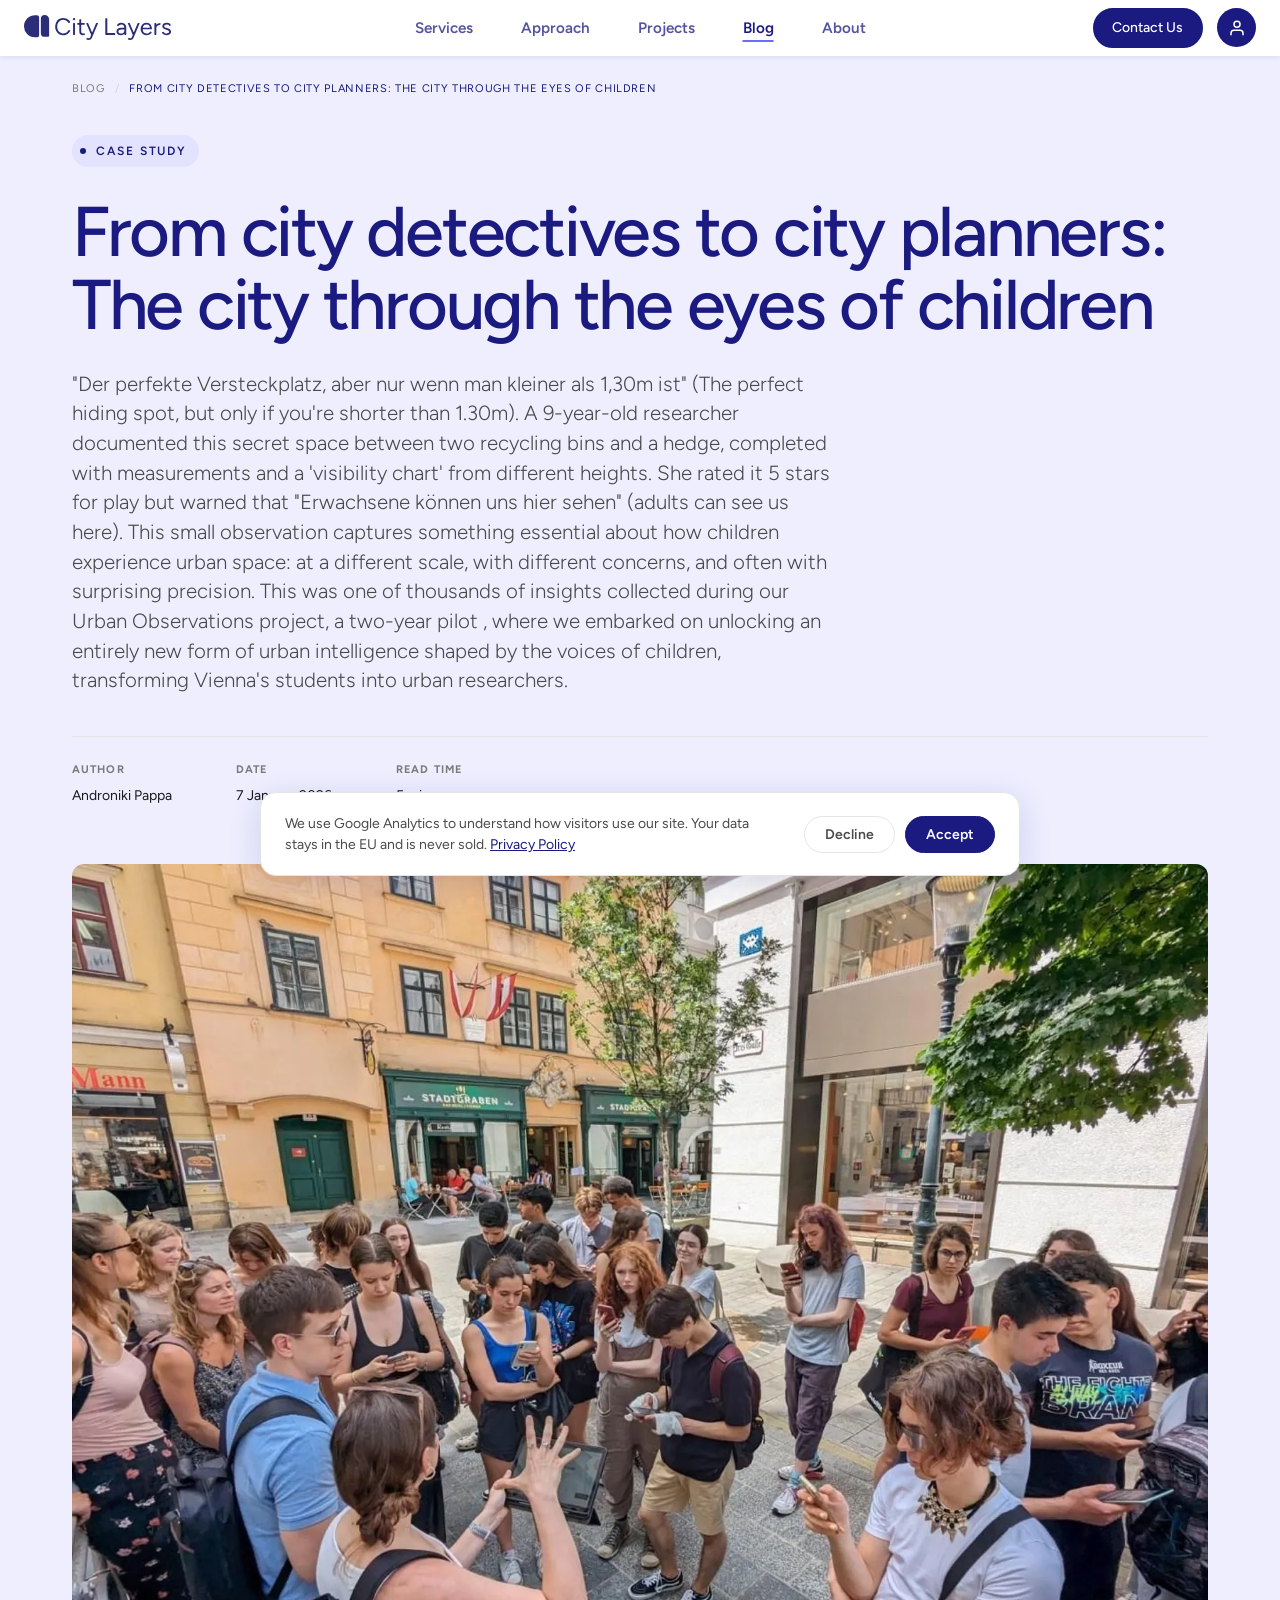
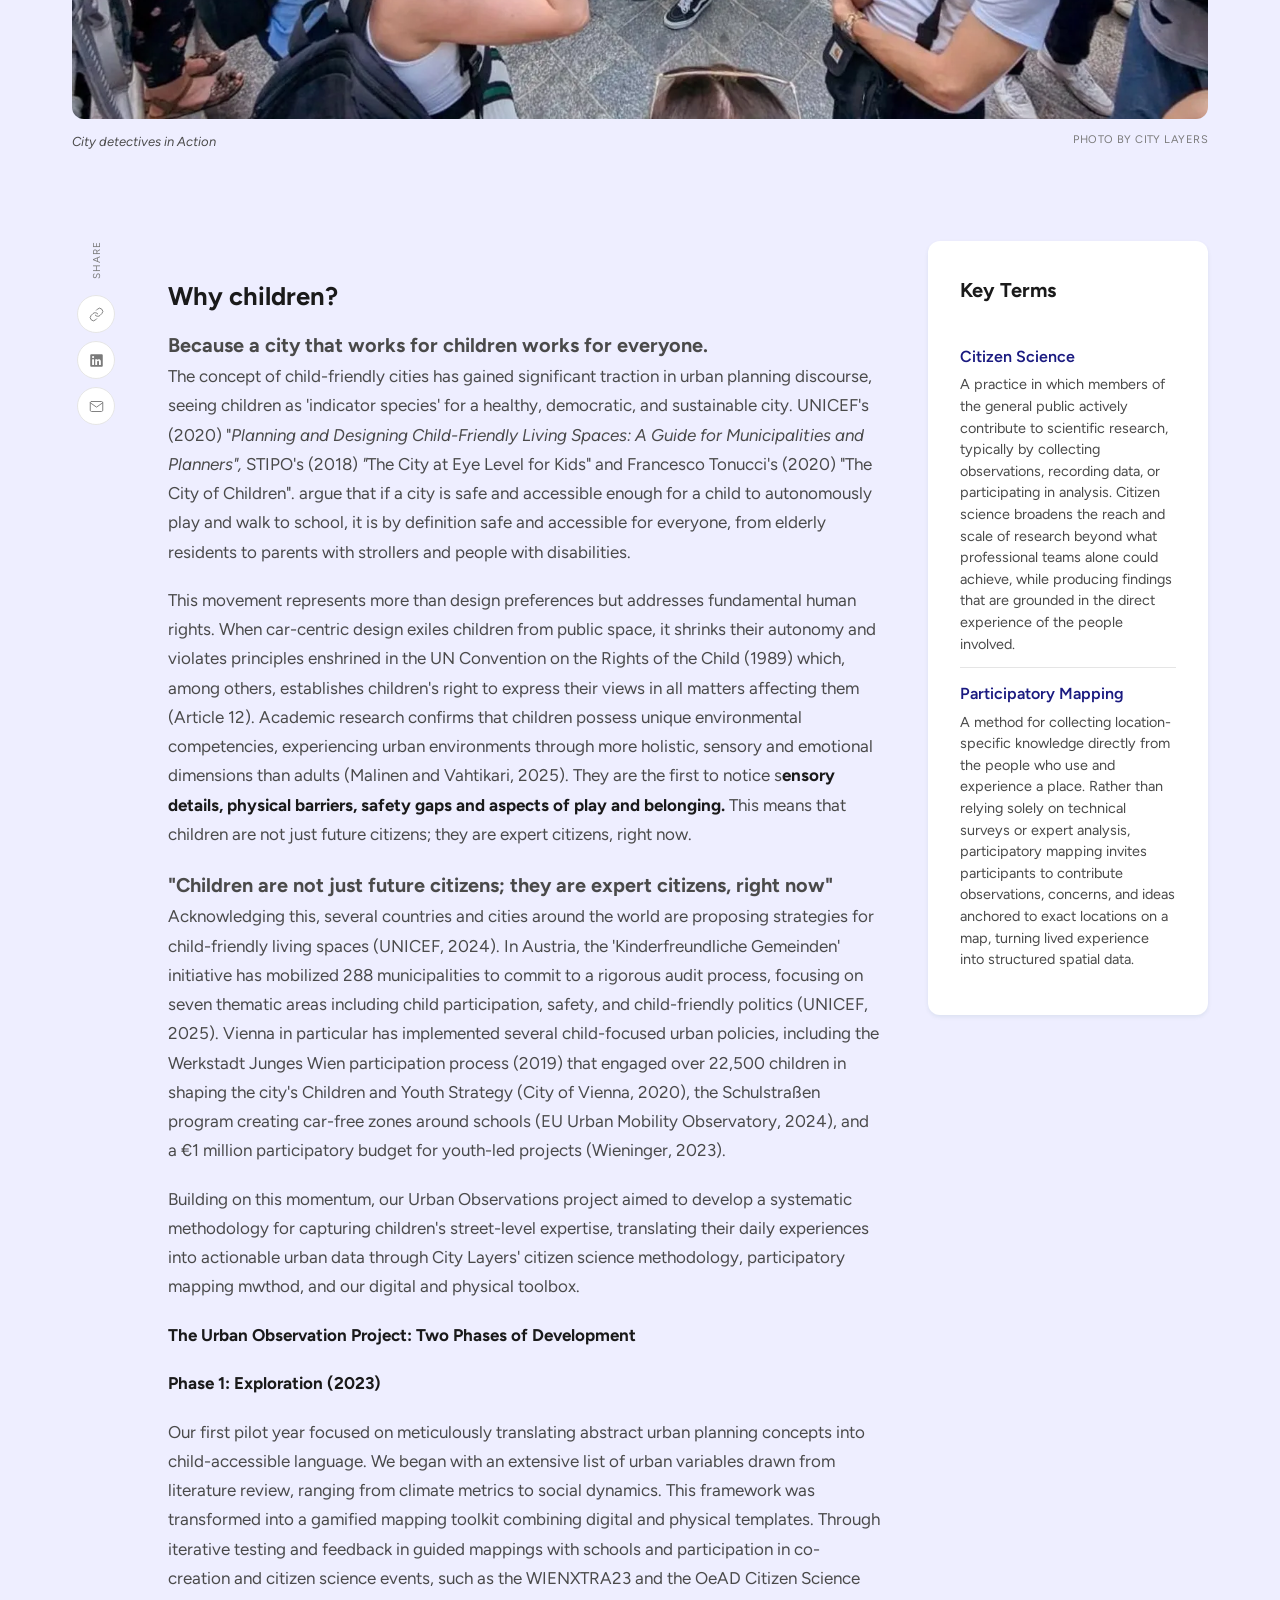
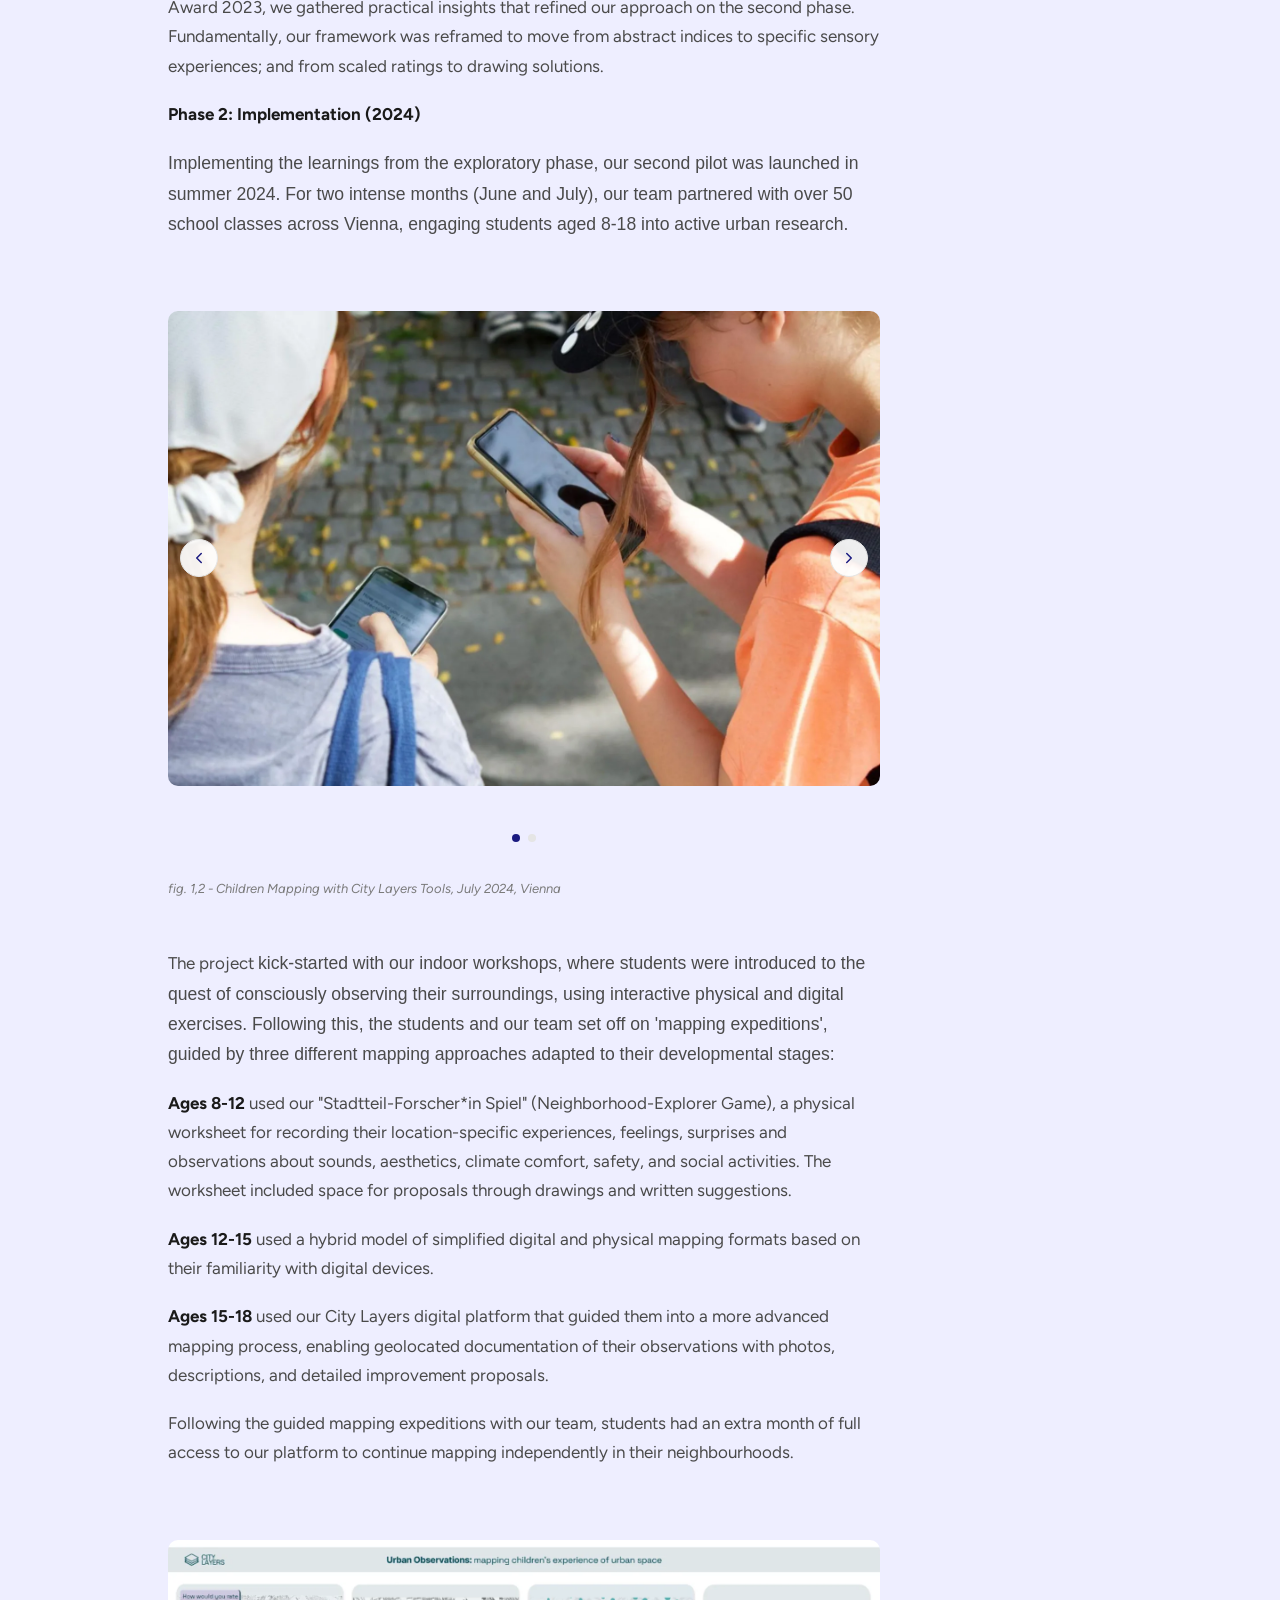
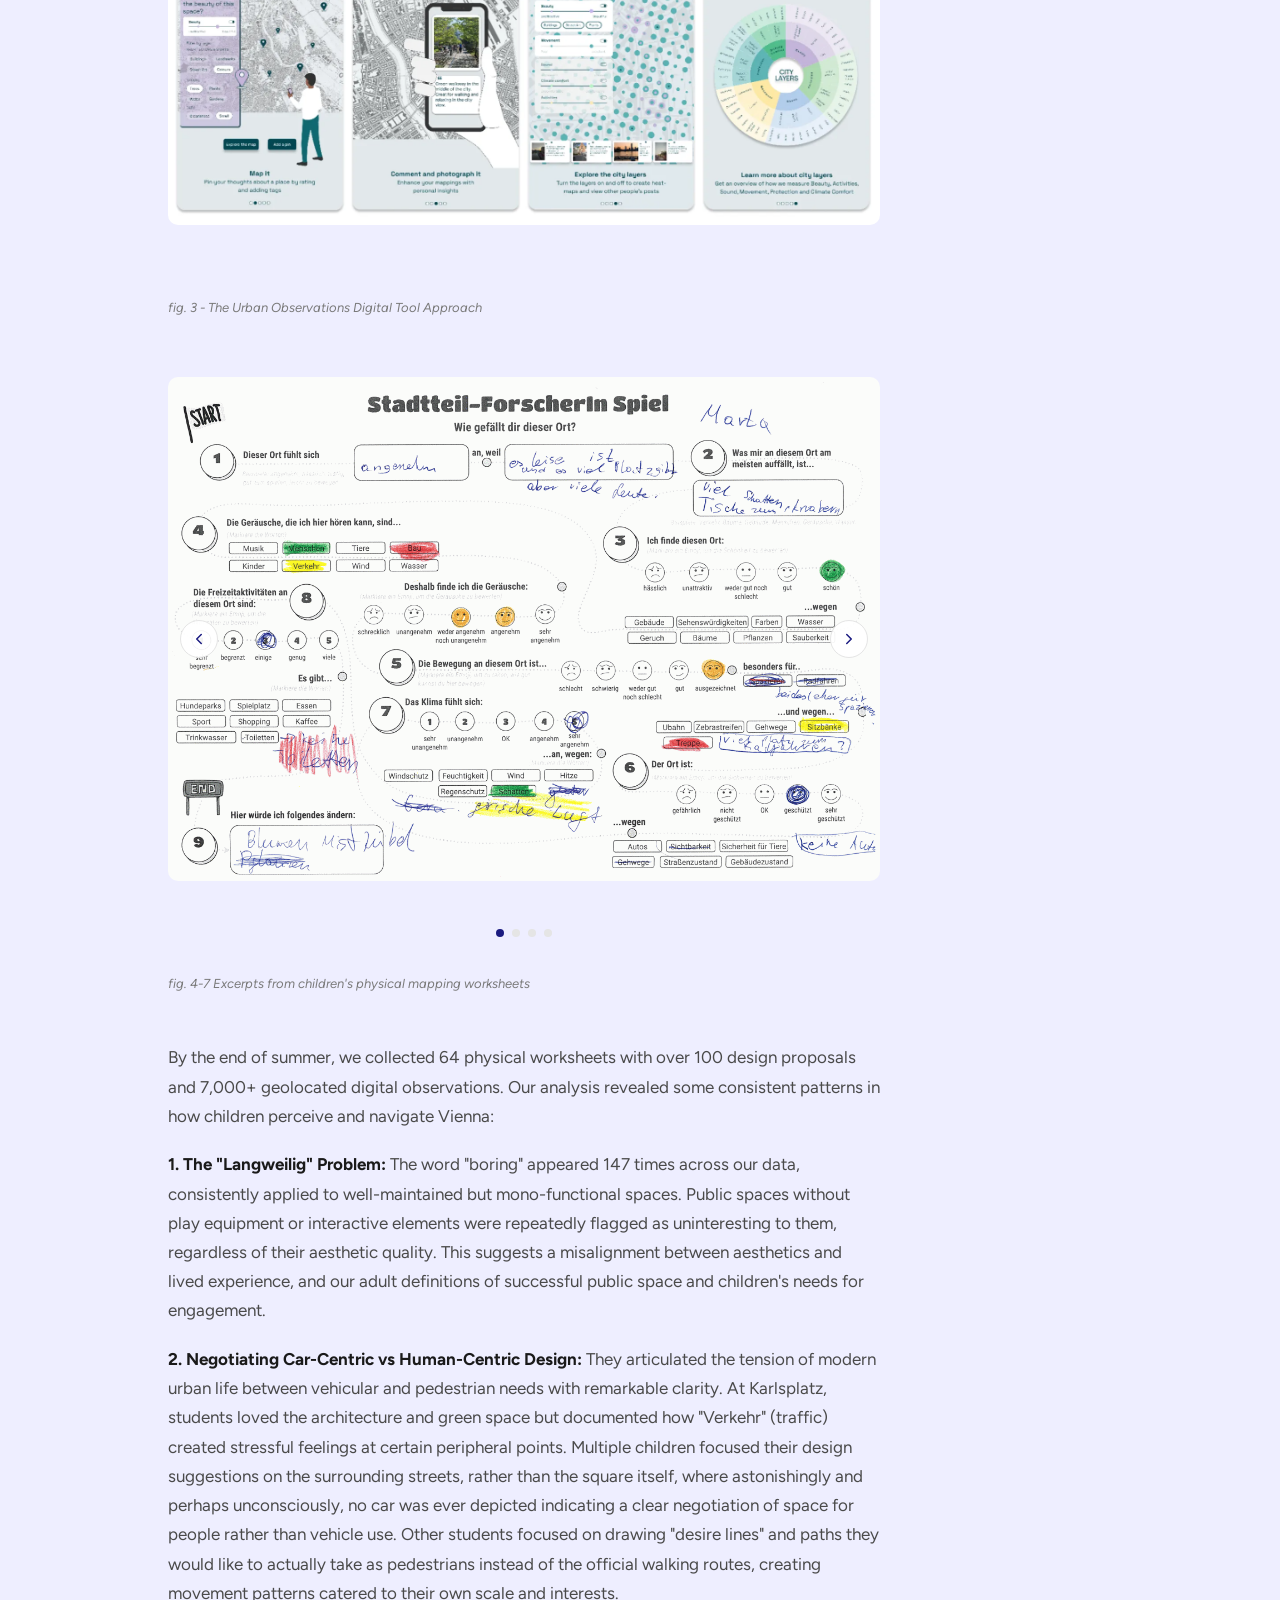
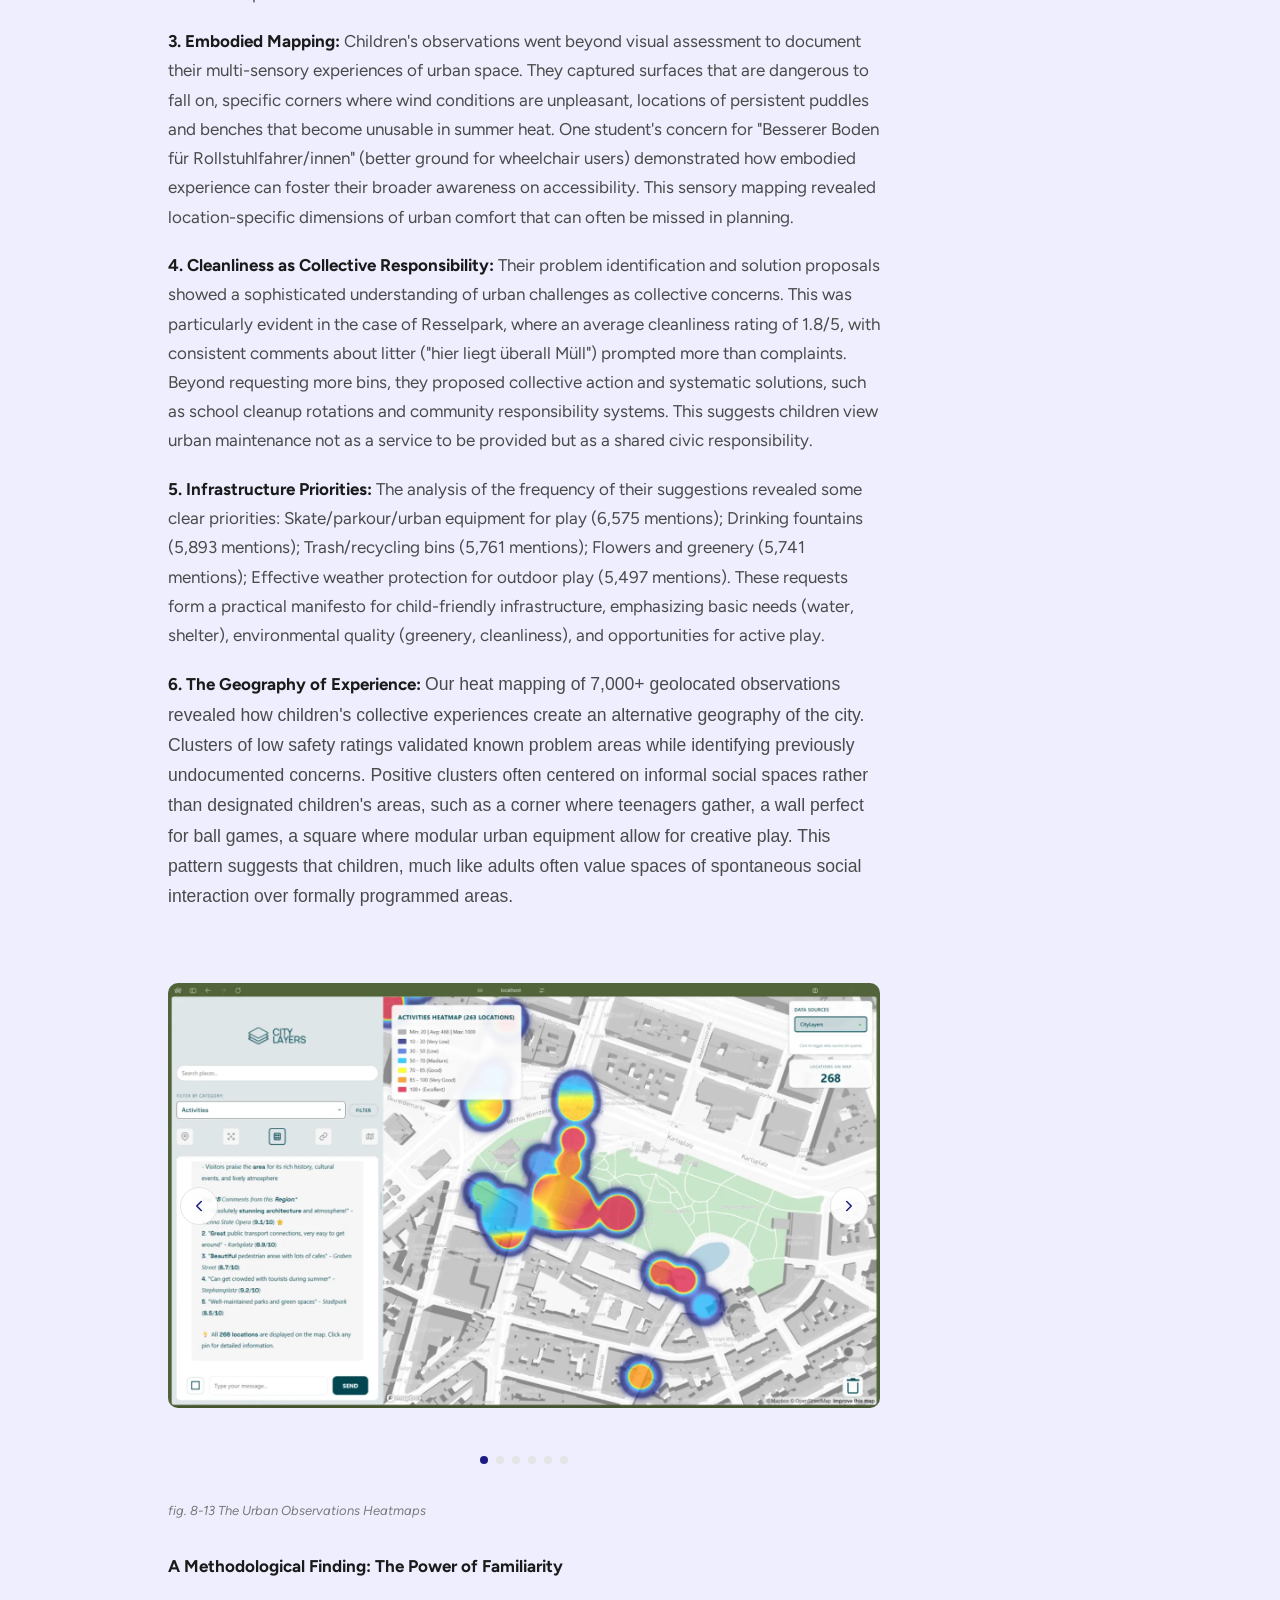
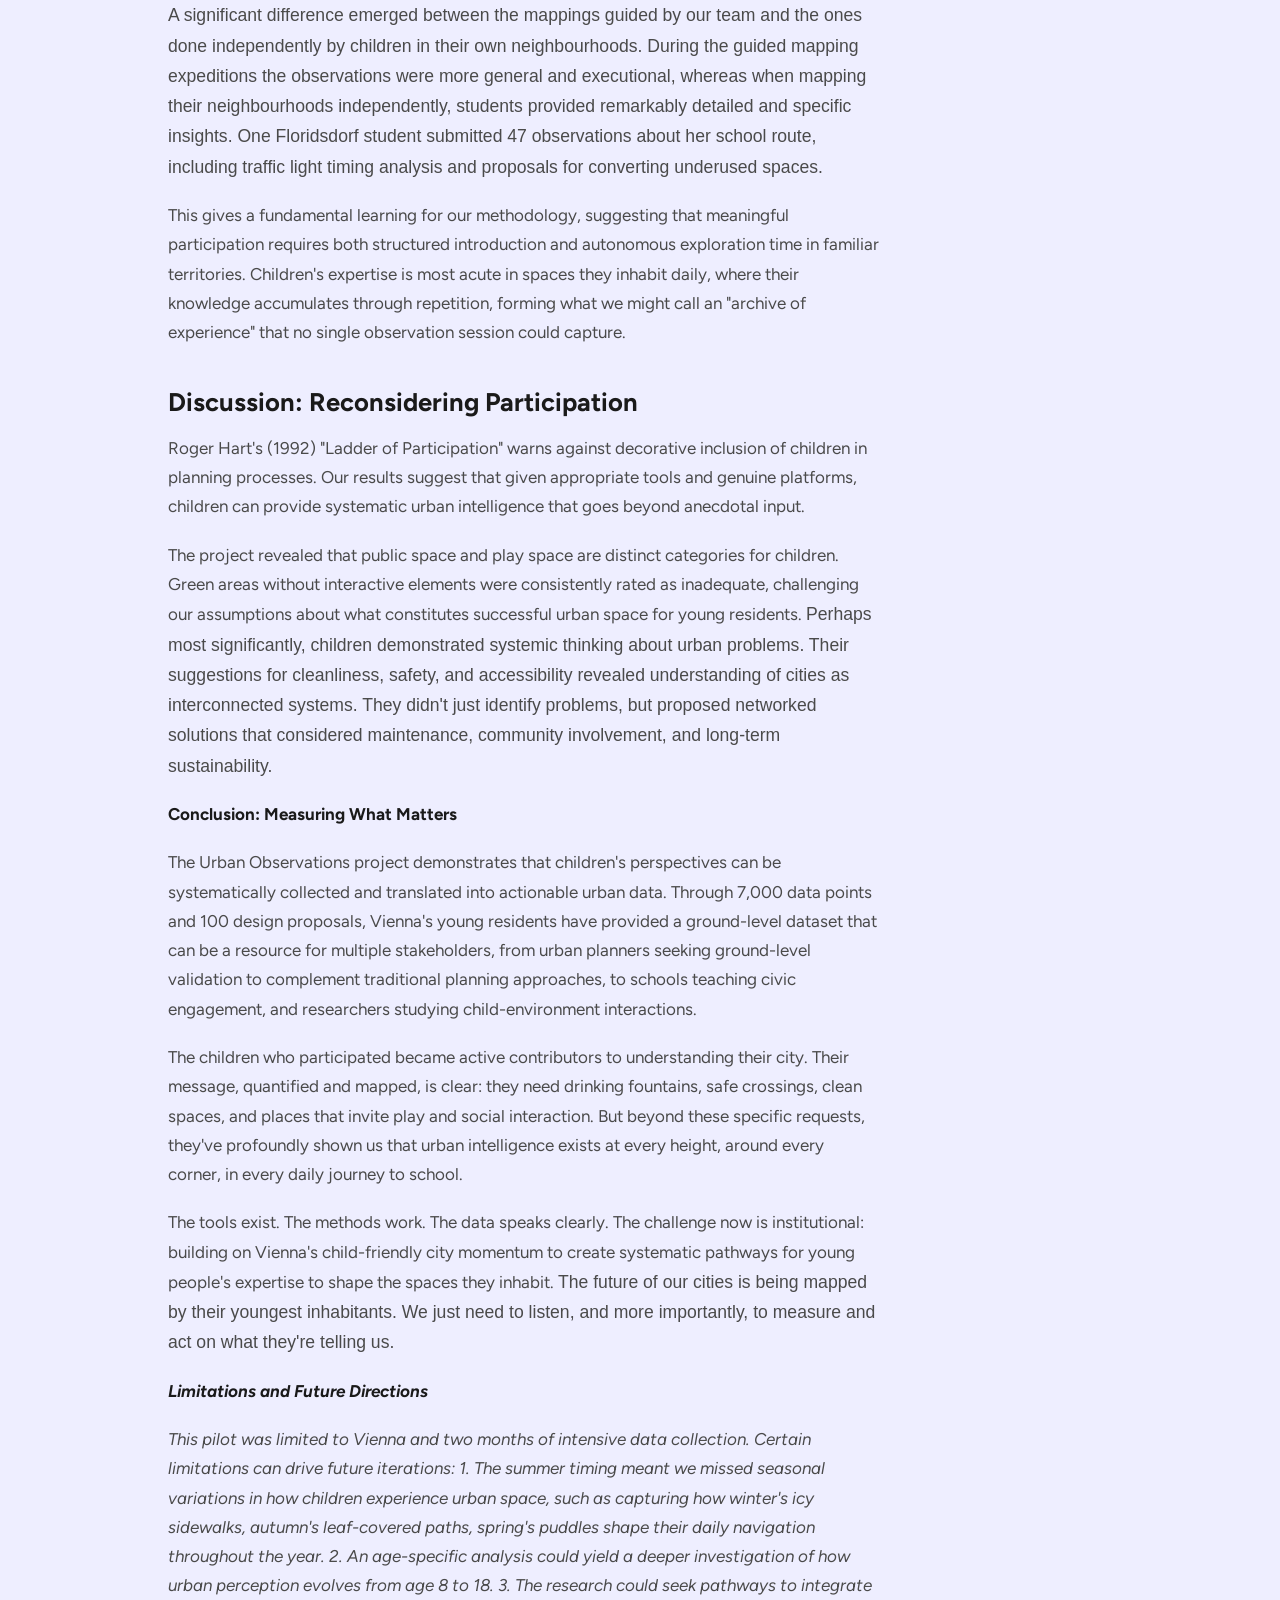
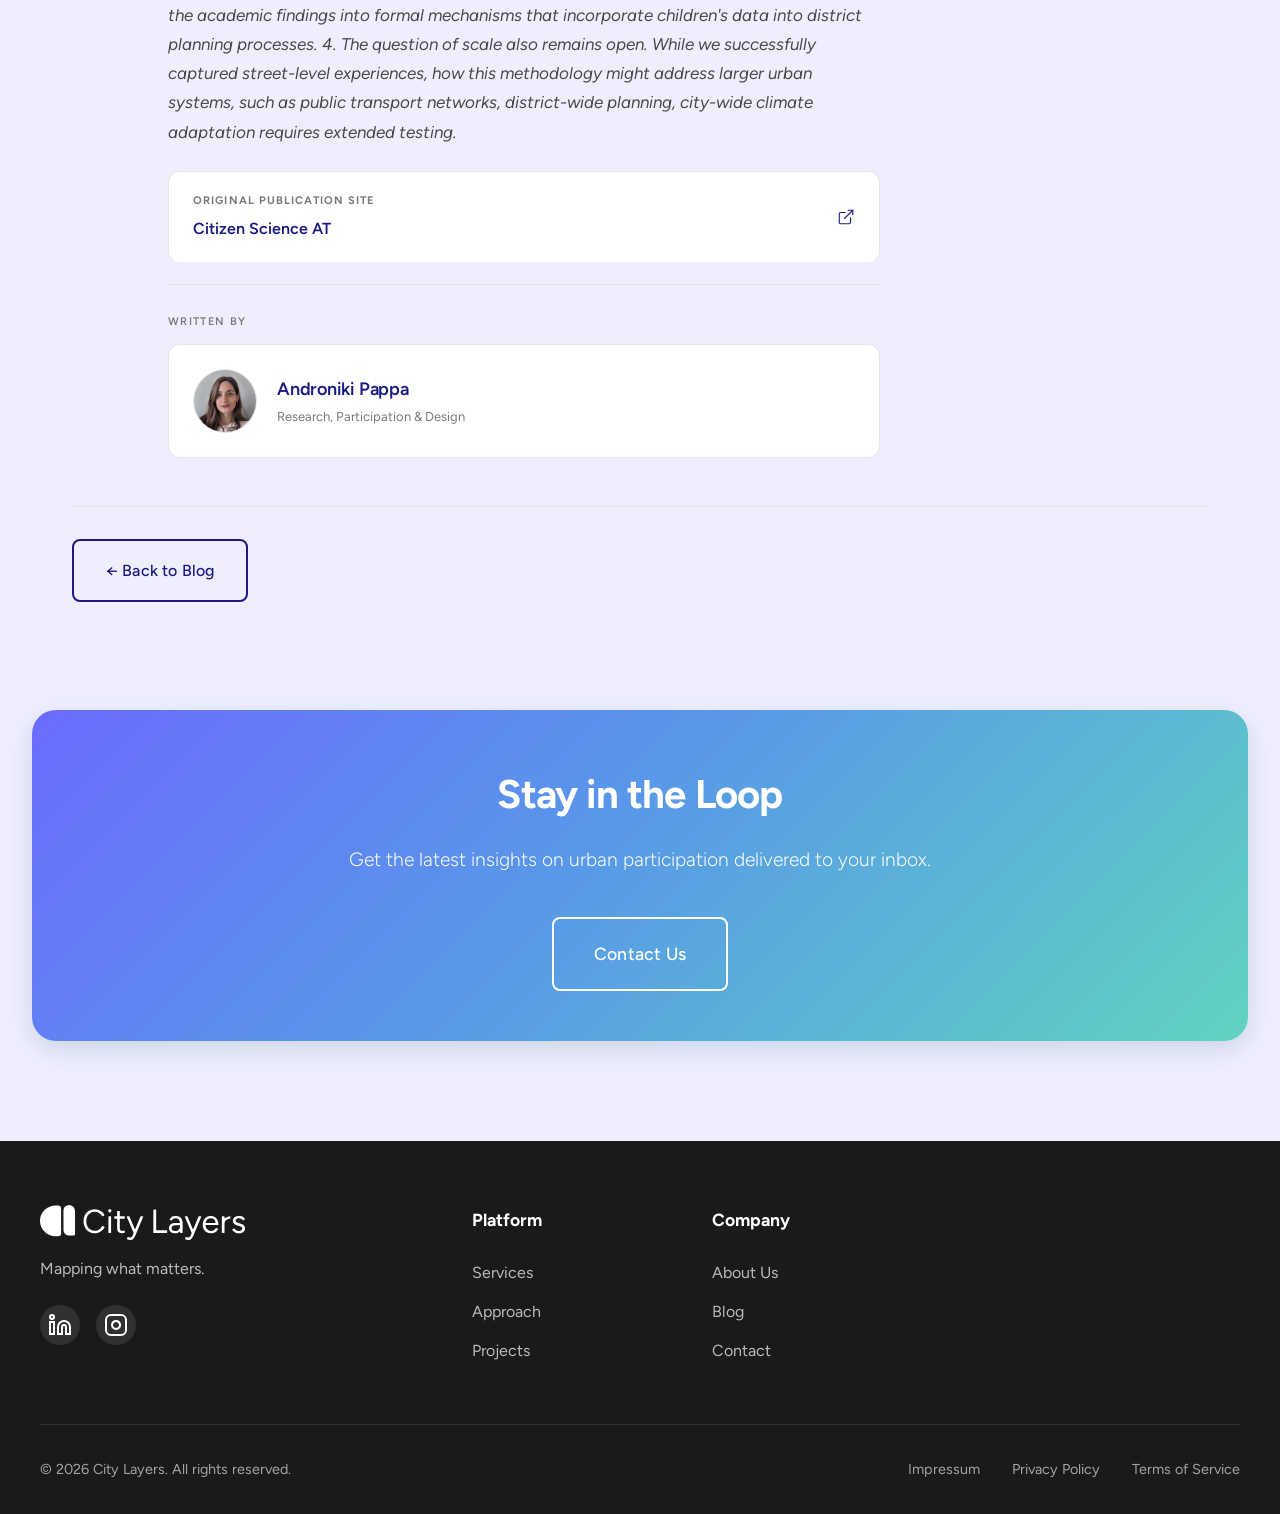
<file: blog/from-city-detectives-to-city-planners/index.html>
<!DOCTYPE html><html lang="en" data-astro-cid-sckkx6r4> <head><meta charset="UTF-8"><meta name="viewport" content="width=device-width, initial-scale=1.0"><title>From city detectives to city planners: The city through the eyes of children - City Layers</title><meta name="description" content="&quot;Der perfekte Versteckplatz, aber nur wenn man kleiner als 1,30m ist&quot; (The perfect hiding spot, but only if you're shorter than 1.30m). A 9-year-old researcher documented this secret space between two recycling bins and a hedge, completed with measurements and a 'visibility chart' from different heights. She rated it 5 stars for play but warned that &quot;Erwachsene können uns hier sehen&quot; (adults can see us here). This small observation captures something essential about how children experience urban space: at a different scale, with different concerns, and often with surprising precision.

This was one of thousands of insights collected during our Urban Observations project, a two-year pilot , where we embarked on unlocking an entirely new form of urban intelligence shaped by the voices of children, transforming Vienna's students into urban researchers."><link rel="canonical" href="https://citylayers.eu/blog/from-city-detectives-to-city-planners/"><meta property="og:title" content="From city detectives to city planners: The city through the eyes of children - City Layers"><meta property="og:description" content="&quot;Der perfekte Versteckplatz, aber nur wenn man kleiner als 1,30m ist&quot; (The perfect hiding spot, but only if you're shorter than 1.30m). A 9-year-old researcher documented this secret space between two recycling bins and a hedge, completed with measurements and a 'visibility chart' from different heights. She rated it 5 stars for play but warned that &quot;Erwachsene können uns hier sehen&quot; (adults can see us here). This small observation captures something essential about how children experience urban space: at a different scale, with different concerns, and often with surprising precision.

This was one of thousands of insights collected during our Urban Observations project, a two-year pilot , where we embarked on unlocking an entirely new form of urban intelligence shaped by the voices of children, transforming Vienna's students into urban researchers."><meta property="og:url" content="https://citylayers.eu/blog/from-city-detectives-to-city-planners/"><meta property="og:type" content="website"><meta property="og:image" content="https://citylayers.eu/Hero-2-colour4.webp"><meta name="twitter:card" content="summary_large_image"><meta name="twitter:title" content="From city detectives to city planners: The city through the eyes of children - City Layers"><meta name="twitter:description" content="&quot;Der perfekte Versteckplatz, aber nur wenn man kleiner als 1,30m ist&quot; (The perfect hiding spot, but only if you're shorter than 1.30m). A 9-year-old researcher documented this secret space between two recycling bins and a hedge, completed with measurements and a 'visibility chart' from different heights. She rated it 5 stars for play but warned that &quot;Erwachsene können uns hier sehen&quot; (adults can see us here). This small observation captures something essential about how children experience urban space: at a different scale, with different concerns, and often with surprising precision.

This was one of thousands of insights collected during our Urban Observations project, a two-year pilot , where we embarked on unlocking an entirely new form of urban intelligence shaped by the voices of children, transforming Vienna's students into urban researchers."><link rel="stylesheet" href="/styles.css"><link rel="stylesheet" href="/pages.css"><link rel="icon" type="image/svg+xml" href="/logo-mark-purple.svg"><!-- Organization schema — paste inside <head> in Layout.astro --><!-- TODO: Update logo URL to GCP-hosted URL after migration (currently placeholder) --><script type="application/ld+json">
        {
        "@context": "https://schema.org",
        "@type": "Organization",
        "name": "City Layers",
        "url": "https://citylayers.eu",
        "logo": "https://citylayers.eu/logo.svg",
        "description": "City Layers is a map-based community engagement platform that helps organisations involve communities in urban design, planning, and decisions about places.",
        "foundingDate": "2026",
        "foundingLocation": {
            "@type": "Place",
            "name": "Vienna, Austria"
        },
        "areaServed": "Europe",
        "sameAs": [
            "https://www.linkedin.com/company/city-layers",
            "https://www.instagram.com/city.layers/"
        ],
        "contactPoint": {
            "@type": "ContactPoint",
            "email": "info@citylayers.eu",
            "contactType": "customer support"
        }
        }
    </script><style>@font-face{font-family:Figtree;src:url(/fonts/Figtree-VariableFont_wght.ttf) format("truetype");font-weight:100 900;font-style:normal;font-display:swap}@font-face{font-family:Figtree;src:url(/fonts/Figtree-Italic-VariableFont_wght.ttf) format("truetype");font-weight:100 900;font-style:italic;font-display:swap}.nav-actions[data-astro-cid-sckkx6r4]{display:flex;align-items:center;gap:14px}.nav-contact-btn[data-astro-cid-sckkx6r4]{background:#1a1a80;color:#fff;padding:.4rem 1.1rem;border-radius:999px;font-size:.875rem;font-weight:500;text-decoration:none;border:2px solid #1A1A80;transition:all .2s ease;white-space:nowrap}.nav-contact-btn[data-astro-cid-sckkx6r4]:hover{background:#fff;color:#1a1a80;box-shadow:0 4px 15px #0000004d}.nav-login-btn[data-astro-cid-sckkx6r4]{background:#1a1a80;color:#fff;width:39px;height:39px;border-radius:50%;text-decoration:none;border:none;transition:all .2s ease;display:flex;align-items:center;justify-content:center;flex-shrink:0}.nav-login-btn[data-astro-cid-sckkx6r4]:hover{background:#fff;color:#1a1a80;box-shadow:0 4px 15px #0000004d}@media(max-width:768px){.nav-contact-btn[data-astro-cid-sckkx6r4]{padding:.3rem .7rem;font-size:.75rem}.nav-login-btn[data-astro-cid-sckkx6r4]{width:32px;height:32px}.nav-login-btn[data-astro-cid-sckkx6r4] svg[data-astro-cid-sckkx6r4]{width:14px;height:14px}.nav-menu[data-astro-cid-sckkx6r4]{position:absolute;top:100%;left:0;right:0;background:#fff;flex-direction:column;padding:1rem;box-shadow:0 8px 16px #0000001a;display:none}.nav-menu[data-astro-cid-sckkx6r4].active{display:flex}}
</style><link rel="stylesheet" href="/_astro/_slug_.DQy2KqZj.css"></head> <body data-astro-cid-sckkx6r4> <nav class="nav" data-astro-cid-sckkx6r4> <div class="nav-container" data-astro-cid-sckkx6r4> <a href="/" class="logo" data-astro-cid-sckkx6r4> <img src="/logo.svg" alt="City Layers" class="logo-img" data-astro-cid-sckkx6r4> </a> <ul class="nav-menu" id="navMenu" data-astro-cid-sckkx6r4> <li data-astro-cid-sckkx6r4><a href="/services" class="nav-link " data-astro-cid-sckkx6r4>Services</a></li> <li data-astro-cid-sckkx6r4><a href="/approach" class="nav-link " data-astro-cid-sckkx6r4>Approach</a></li> <li data-astro-cid-sckkx6r4><a href="/projects" class="nav-link " data-astro-cid-sckkx6r4>Projects</a></li> <li data-astro-cid-sckkx6r4><a href="/blog" class="nav-link active" data-astro-cid-sckkx6r4>Blog</a></li> <li data-astro-cid-sckkx6r4><a href="/about" class="nav-link " data-astro-cid-sckkx6r4>About</a></li> </ul> <div class="nav-actions" data-astro-cid-sckkx6r4> <a href="/contact" class="nav-contact-btn" data-astro-cid-sckkx6r4>Contact Us</a> <a href="https://campaigns.citylayers.eu/" class="nav-login-btn" title="Client Login" target="_blank" rel="noopener noreferrer" data-astro-cid-sckkx6r4> <svg xmlns="http://www.w3.org/2000/svg" width="18" height="18" viewBox="0 0 24 24" fill="none" stroke="currentColor" stroke-width="2" stroke-linecap="round" stroke-linejoin="round" data-astro-cid-sckkx6r4> <path d="M20 21v-2a4 4 0 0 0-4-4H8a4 4 0 0 0-4 4v2" data-astro-cid-sckkx6r4></path> <circle cx="12" cy="7" r="4" data-astro-cid-sckkx6r4></circle> </svg> </a> <button class="nav-toggle" id="navToggle" data-astro-cid-sckkx6r4> <span data-astro-cid-sckkx6r4></span> <span data-astro-cid-sckkx6r4></span> <span data-astro-cid-sckkx6r4></span> </button> </div> </div> </nav>   <nav class="proj-breadcrumb" data-astro-cid-4sn4zg3r> <div class="container" data-astro-cid-4sn4zg3r> <a href="/blog" data-astro-cid-4sn4zg3r>Blog</a> <span data-astro-cid-4sn4zg3r>/</span> <span class="proj-breadcrumb-current" data-astro-cid-4sn4zg3r>From city detectives to city planners: The city through the eyes of children</span> </div> </nav>  <section class="proj-hero" data-astro-cid-4sn4zg3r> <div class="container" data-astro-cid-4sn4zg3r> <div class="proj-eyebrow" data-astro-cid-4sn4zg3r> <span class="proj-eyebrow-dot" data-astro-cid-4sn4zg3r></span> <span data-astro-cid-4sn4zg3r>Case Study</span> </div> <h1 class="proj-title" data-astro-cid-4sn4zg3r>From city detectives to city planners: The city through the eyes of children</h1> <p class="proj-dek" data-astro-cid-4sn4zg3r>&quot;Der perfekte Versteckplatz, aber nur wenn man kleiner als 1,30m ist&quot; (The perfect hiding spot, but only if you&#39;re shorter than 1.30m). A 9-year-old researcher documented this secret space between two recycling bins and a hedge, completed with measurements and a &#39;visibility chart&#39; from different heights. She rated it 5 stars for play but warned that &quot;Erwachsene können uns hier sehen&quot; (adults can see us here). This small observation captures something essential about how children experience urban space: at a different scale, with different concerns, and often with surprising precision.

This was one of thousands of insights collected during our Urban Observations project, a two-year pilot , where we embarked on unlocking an entirely new form of urban intelligence shaped by the voices of children, transforming Vienna&#39;s students into urban researchers.</p> <div class="proj-meta-row" data-astro-cid-4sn4zg3r> <div class="proj-meta-item" data-astro-cid-4sn4zg3r> <span class="proj-meta-label" data-astro-cid-4sn4zg3r>Author</span> <div class="proj-meta-value" data-astro-cid-4sn4zg3r> <div data-astro-cid-4sn4zg3r>Androniki Pappa</div> </div> </div> <div class="proj-meta-item" data-astro-cid-4sn4zg3r> <span class="proj-meta-label" data-astro-cid-4sn4zg3r>Date</span> <span class="proj-meta-value" data-astro-cid-4sn4zg3r>7 January 2026</span> </div> <div class="proj-meta-item" data-astro-cid-4sn4zg3r> <span class="proj-meta-label" data-astro-cid-4sn4zg3r>Read time</span> <span class="proj-meta-value" data-astro-cid-4sn4zg3r>5 min</span> </div> </div> </div> </section>  <section class="proj-hero-image-wrap" data-astro-cid-4sn4zg3r> <div class="container" data-astro-cid-4sn4zg3r> <div class="proj-hero-image" data-astro-cid-4sn4zg3r> <img src="/media/directus/2341d901-5331-4699-ba7f-654c7596e5ee.webp" alt="From city detectives to city planners: The city through the eyes of children" data-astro-cid-4sn4zg3r> </div> <div class="proj-figure-meta" data-astro-cid-4sn4zg3r> <span class="proj-caption" data-astro-cid-4sn4zg3r>City detectives in Action</span> <span class="proj-credit" data-astro-cid-4sn4zg3r>Photo by City Layers</span> </div> </div> </section> <section class="proj-body" data-astro-cid-4sn4zg3r> <div class="container" data-astro-cid-4sn4zg3r> <div class="blog-body-grid" data-astro-cid-4sn4zg3r> <!-- Share rail --> <aside class="proj-share-rail" data-astro-cid-4sn4zg3r> <span class="proj-share-label" data-astro-cid-4sn4zg3r>Share</span> <button class="proj-share-btn" id="share-link" aria-label="Copy link" data-astro-cid-4sn4zg3r> <svg viewBox="0 0 24 24" fill="none" stroke="currentColor" stroke-width="1.5" stroke-linecap="round" stroke-linejoin="round" data-astro-cid-4sn4zg3r><path d="M10 13a5 5 0 0 0 7.54.54l3-3a5 5 0 0 0-7.07-7.07l-1.72 1.71" data-astro-cid-4sn4zg3r></path><path d="M14 11a5 5 0 0 0-7.54-.54l-3 3a5 5 0 0 0 7.07 7.07l1.71-1.71" data-astro-cid-4sn4zg3r></path></svg> </button> <button class="proj-share-btn" aria-label="Share on LinkedIn" onclick="window.open('https://www.linkedin.com/sharing/share-offsite/?url='+encodeURIComponent(window.location.href),'_blank')" data-astro-cid-4sn4zg3r> <svg viewBox="0 0 24 24" fill="currentColor" stroke="none" data-astro-cid-4sn4zg3r><path d="M20.5 2h-17A1.5 1.5 0 0 0 2 3.5v17A1.5 1.5 0 0 0 3.5 22h17a1.5 1.5 0 0 0 1.5-1.5v-17A1.5 1.5 0 0 0 20.5 2zM8 19H5v-9h3zM6.5 8.25A1.75 1.75 0 1 1 8.3 6.5a1.78 1.78 0 0 1-1.8 1.75zM19 19h-3v-4.74c0-1.42-.6-1.93-1.38-1.93A1.74 1.74 0 0 0 13 14.19a.66.66 0 0 0 0 .14V19h-3v-9h2.9v1.3a3.11 3.11 0 0 1 2.7-1.4c1.55 0 3.36.86 3.36 3.66z" data-astro-cid-4sn4zg3r></path></svg> </button> <button class="proj-share-btn" aria-label="Share by email" onclick="window.location.href='mailto:?subject='+encodeURIComponent(document.title)+'&amp;body='+encodeURIComponent(window.location.href)" data-astro-cid-4sn4zg3r> <svg viewBox="0 0 24 24" fill="none" stroke="currentColor" stroke-width="1.5" stroke-linecap="round" stroke-linejoin="round" data-astro-cid-4sn4zg3r><path d="M4 4h16c1.1 0 2 .9 2 2v12c0 1.1-.9 2-2 2H4c-1.1 0-2-.9-2-2V6c0-1.1.9-2 2-2z" data-astro-cid-4sn4zg3r></path><polyline points="22,6 12,13 2,6" data-astro-cid-4sn4zg3r></polyline></svg> </button> </aside> <!-- Prose --> <article class="proj-prose" id="proj-prose" data-astro-cid-4sn4zg3r> <div class="ebd-block   " data-type="heading">
<h2><strong><span data-verified="redactor">Why children?</span></strong></h2>
</div>
<div class="ebd-block   " data-type="heading">
<h1>Because a city that works for children works for everyone.</h1>
</div>
<div class="ebd-block   " data-type="text">
<p>The concept of child-friendly cities has gained significant traction in urban planning discourse, seeing children as 'indicator species' for a healthy, democratic, and sustainable city. UNICEF's (2020) "<em data-redactor-tag="i">Planning and Designing Child-Friendly Living Spaces: A Guide for Municipalities and Planners", </em>STIPO's (2018)<em data-redactor-tag="i"> "</em>The City at Eye Level for Kids" and<em data-redactor-tag="i"> </em>Francesco Tonucci's (2020) "The City of Children". argue that if a city is safe and accessible enough for a child to autonomously play and walk to school, it is by definition safe and accessible for everyone, from elderly residents to parents with strollers and people with disabilities.</p>
<p>This movement represents more than design preferences but addresses fundamental human rights. When car-centric design exiles children from public space, it shrinks their autonomy and violates principles enshrined in the UN Convention on the Rights of the Child (1989) which, among others, establishes children's right to express their views in all matters affecting them (Article 12). Academic research confirms that children possess unique environmental competencies, experiencing urban environments through more holistic, sensory and emotional dimensions than adults (Malinen and Vahtikari, 2025). They are the first to notice s<strong data-redactor-tag="b">ensory details, physical barriers, safety gaps and aspects of play and belonging. </strong>This means that children are not just future citizens; they are expert citizens, right now.</p>
</div>
<div class="ebd-block   " data-type="heading">
<h1>"Children are not just future&nbsp;citizens; they are expert citizens, right now"</h1>
</div>
<div class="ebd-block   " data-type="text">
<p>Acknowledging this, several countries and cities around the world are proposing strategies for child-friendly living spaces (UNICEF, 2024). In Austria, the 'Kinderfreundliche Gemeinden' initiative has mobilized 288 municipalities to commit to a rigorous audit process, focusing on seven thematic areas including child participation, safety, and child-friendly politics (UNICEF, 2025). Vienna in particular has implemented several child-focused urban policies, including the Werkstadt Junges Wien participation process (2019) that engaged over 22,500 children in shaping the city's Children and Youth Strategy (City of Vienna, 2020), the Schulstra&szlig;en program creating car-free zones around schools (EU Urban Mobility Observatory, 2024), and a &euro;1 million participatory budget for youth-led projects (Wieninger, 2023).</p>
<p>Building on this momentum, our Urban Observations project aimed to develop a systematic methodology for capturing children's street-level expertise, translating their daily experiences into actionable urban data through City Layers' citizen science methodology, participatory mapping mwthod, and our digital and physical toolbox.</p>
</div>
<div class="ebd-block   " data-type="heading">
<p><strong>The Urban Observation Project: Two Phases of Development</strong></p>
</div>
<div class="ebd-block   " data-type="text">
<p><strong data-redactor-tag="b"><strong data-redactor-tag="strong" data-verified="redactor">Phase 1: Exploration (2023)</strong></strong></p>
<p>Our first pilot year focused on meticulously translating abstract urban planning concepts into child-accessible language. We began with an extensive list of urban variables drawn from literature review, ranging from climate metrics to social dynamics. This framework was transformed into a gamified mapping toolkit combining digital and physical templates. Through iterative testing and feedback in guided mappings with schools and participation in co-creation and citizen science events, such as the WIENXTRA23 and the OeAD Citizen Science Award 2023,&nbsp;we gathered practical insights that refined our approach on the second phase. Fundamentally, our framework was reframed to move from abstract indices to specific sensory experiences; and from scaled ratings to drawing solutions.</p>
<p><strong data-redactor-tag="b"><strong data-redactor-tag="strong" data-verified="redactor">Phase 2: Implementation (2024)</strong></strong></p>
<p><span style="font-family: Lato, Lato, Mukta, 'Ek Mukta', Calibri, Tahoma, Arial, sans-serif; font-size: 1.1rem;">Implementing the learnings from the exploratory phase, our second pilot was launched in summer 2024. For two intense months (June and July), our team partnered with over 50 school classes across Vienna, engaging students aged 8-18 into active urban research.</span>&nbsp;</p>
</div> <div class="proj-carousel" data-astro-cid-4sn4zg3r> <div class="proj-carousel-track" data-astro-cid-4sn4zg3r> <div class="proj-carousel-slide" data-astro-cid-4sn4zg3r> <img src="/media/directus/3c1df55f-5408-4261-a367-48126d21d19f.webp" alt="fig. 1,2 -  Children Mapping with City Layers Tools, July 2024, Vienna" data-astro-cid-4sn4zg3r> </div><div class="proj-carousel-slide" data-astro-cid-4sn4zg3r> <img src="/media/directus/757290e7-57ab-485f-b61a-27193b68487d.webp" alt="fig. 1,2 -  Children Mapping with City Layers Tools, July 2024, Vienna" data-astro-cid-4sn4zg3r> </div> </div>  <button class="proj-carousel-btn proj-carousel-prev" aria-label="Previous image" data-astro-cid-4sn4zg3r> <svg viewBox="0 0 24 24" fill="none" stroke="currentColor" stroke-width="2" stroke-linecap="round" stroke-linejoin="round" data-astro-cid-4sn4zg3r><polyline points="15 18 9 12 15 6" data-astro-cid-4sn4zg3r></polyline></svg> </button> <button class="proj-carousel-btn proj-carousel-next" aria-label="Next image" data-astro-cid-4sn4zg3r> <svg viewBox="0 0 24 24" fill="none" stroke="currentColor" stroke-width="2" stroke-linecap="round" stroke-linejoin="round" data-astro-cid-4sn4zg3r><polyline points="9 18 15 12 9 6" data-astro-cid-4sn4zg3r></polyline></svg> </button> <div class="proj-carousel-dots" data-astro-cid-4sn4zg3r> <button class="proj-carousel-dot" data-index="0" aria-label="Go to image 1" data-astro-cid-4sn4zg3r></button><button class="proj-carousel-dot" data-index="1" aria-label="Go to image 2" data-astro-cid-4sn4zg3r></button> </div>  </div> <p class="proj-gallery-caption" data-astro-cid-4sn4zg3r>fig. 1,2 -  Children Mapping with City Layers Tools, July 2024, Vienna</p><p>&nbsp;</p>
<p>The project <span style="font-family: Lato, Lato, Mukta, 'Ek Mukta', Calibri, Tahoma, Arial, sans-serif; font-size: 1.1rem;">kick-started with our indoor workshops, where students were introduced to the quest of consciously observing their surroundings, using interactive physical and digital exercises. Following this, the students and our team set off on 'mapping expeditions', guided by three different mapping approaches adapted to their developmental stages:</span></p>
<p><strong data-redactor-tag="b">Ages 8-12 </strong>used our<strong data-redactor-tag="b"> </strong>"Stadtteil-Forscher*in Spiel" (Neighborhood-Explorer Game), a physical worksheet for recording their location-specific experiences, feelings, surprises and observations about sounds, aesthetics, climate comfort, safety, and social activities. The worksheet included space for proposals through drawings and written suggestions.</p>
<p><strong data-redactor-tag="b">Ages 12-15 </strong>used<strong data-redactor-tag="b"> </strong>a<strong data-redactor-tag="b"> </strong>hybrid model of simplified digital and physical mapping formats based on their familiarity with digital devices.</p>
<p><strong data-redactor-tag="b">Ages 15-18 </strong>used our City Layers digital platform that guided them into a more advanced mapping process, enabling geolocated documentation of their observations with photos, descriptions, and detailed improvement proposals.</p>
<p>Following the guided mapping expeditions with our team, students had an extra month of full access to our platform to continue mapping independently in their neighbourhoods.&nbsp;</p> <div class="proj-carousel" data-astro-cid-4sn4zg3r> <div class="proj-carousel-track" data-astro-cid-4sn4zg3r> <div class="proj-carousel-slide" data-astro-cid-4sn4zg3r> <img src="/media/directus/e1d17d7a-3384-4284-a334-953615381229.webp" alt="fig. 3 - The Urban Observations Digital Tool Approach" data-astro-cid-4sn4zg3r> </div> </div>  </div> <p class="proj-gallery-caption" data-astro-cid-4sn4zg3r>fig. 3 - The Urban Observations Digital Tool Approach</p> <div class="proj-carousel" data-astro-cid-4sn4zg3r> <div class="proj-carousel-track" data-astro-cid-4sn4zg3r> <div class="proj-carousel-slide" data-astro-cid-4sn4zg3r> <img src="/media/directus/4bb45edd-3859-4652-98a4-c665d2c40e4f.webp" alt="fig. 4-7 Excerpts from children's physical mapping worksheets " data-astro-cid-4sn4zg3r> </div><div class="proj-carousel-slide" data-astro-cid-4sn4zg3r> <img src="/media/directus/af75246d-9381-4262-8854-de84a08b48a0.webp" alt="fig. 4-7 Excerpts from children's physical mapping worksheets " data-astro-cid-4sn4zg3r> </div><div class="proj-carousel-slide" data-astro-cid-4sn4zg3r> <img src="/media/directus/e36b3642-9dda-474d-86bc-e2e68d1a5504.webp" alt="fig. 4-7 Excerpts from children's physical mapping worksheets " data-astro-cid-4sn4zg3r> </div><div class="proj-carousel-slide" data-astro-cid-4sn4zg3r> <img src="/media/directus/b21612e2-8ce1-48f4-97fc-0a5cadeba65f.webp" alt="fig. 4-7 Excerpts from children's physical mapping worksheets " data-astro-cid-4sn4zg3r> </div> </div>  <button class="proj-carousel-btn proj-carousel-prev" aria-label="Previous image" data-astro-cid-4sn4zg3r> <svg viewBox="0 0 24 24" fill="none" stroke="currentColor" stroke-width="2" stroke-linecap="round" stroke-linejoin="round" data-astro-cid-4sn4zg3r><polyline points="15 18 9 12 15 6" data-astro-cid-4sn4zg3r></polyline></svg> </button> <button class="proj-carousel-btn proj-carousel-next" aria-label="Next image" data-astro-cid-4sn4zg3r> <svg viewBox="0 0 24 24" fill="none" stroke="currentColor" stroke-width="2" stroke-linecap="round" stroke-linejoin="round" data-astro-cid-4sn4zg3r><polyline points="9 18 15 12 9 6" data-astro-cid-4sn4zg3r></polyline></svg> </button> <div class="proj-carousel-dots" data-astro-cid-4sn4zg3r> <button class="proj-carousel-dot" data-index="0" aria-label="Go to image 1" data-astro-cid-4sn4zg3r></button><button class="proj-carousel-dot" data-index="1" aria-label="Go to image 2" data-astro-cid-4sn4zg3r></button><button class="proj-carousel-dot" data-index="2" aria-label="Go to image 3" data-astro-cid-4sn4zg3r></button><button class="proj-carousel-dot" data-index="3" aria-label="Go to image 4" data-astro-cid-4sn4zg3r></button> </div>  </div> <p class="proj-gallery-caption" data-astro-cid-4sn4zg3r>fig. 4-7 Excerpts from children&#39;s physical mapping worksheets </p><p>&nbsp;</p>
<p>By the end of summer, we collected 64 physical worksheets with over 100 design proposals and 7,000+ geolocated digital observations. Our analysis revealed some consistent patterns in how children perceive and navigate Vienna:</p>
<p><strong data-redactor-tag="b"><strong data-redactor-tag="strong" data-verified="redactor">1. The "Langweilig" Problem:</strong> </strong>The word "boring" appeared 147 times across our data, consistently applied to well-maintained but mono-functional spaces. Public spaces without play equipment or interactive elements were repeatedly flagged as uninteresting to them, regardless of their aesthetic quality. This suggests a misalignment between aesthetics and lived experience, and our adult definitions of successful public space and children's needs for engagement.</p>
<p><strong data-redactor-tag="b"><strong data-redactor-tag="strong" data-verified="redactor">2. Negotiating Car-Centric vs Human-Centric Design:</strong> </strong>They articulated the tension of modern urban life between vehicular and pedestrian needs with remarkable clarity. At Karlsplatz, students loved the architecture and green space but documented how "Verkehr" (traffic) created stressful feelings at certain peripheral points. Multiple children focused their design suggestions on the surrounding streets, rather than the square itself, where astonishingly and perhaps unconsciously, no car was ever depicted indicating a clear negotiation of space for people rather than vehicle use. Other students focused on drawing "desire lines" and paths they would like to actually take as pedestrians instead of the official walking routes, creating movement patterns catered to their own scale and interests.</p>
<p><strong data-redactor-tag="b"><strong data-redactor-tag="strong" data-verified="redactor">3. Embodied Mapping:</strong> </strong>Children's observations went beyond visual assessment to document their multi-sensory experiences of urban space. They captured surfaces that are dangerous to fall on, specific corners where wind conditions are unpleasant, locations of persistent puddles and benches that become unusable in summer heat. One student's concern for "Besserer Boden f&uuml;r Rollstuhlfahrer/innen" (better ground for wheelchair users) demonstrated how embodied experience can foster their broader awareness on accessibility. This sensory mapping revealed location-specific dimensions of urban comfort that can often be missed in planning.</p>
<p><strong data-redactor-tag="b"><strong data-redactor-tag="strong" data-verified="redactor">4. Cleanliness as Collective Responsibility:</strong> </strong>Their problem identification and solution proposals showed a sophisticated understanding of urban challenges as collective concerns. This was particularly evident in the case of Resselpark, where an average cleanliness rating of 1.8/5, with consistent comments about litter ("hier liegt &uuml;berall M&uuml;ll") prompted more than complaints. Beyond requesting more bins, they proposed collective action and systematic solutions, such as school cleanup rotations and community responsibility systems. This suggests children view urban maintenance not as a service to be provided but as a shared civic responsibility.</p>
<p><strong data-redactor-tag="b"><strong data-redactor-tag="strong" data-verified="redactor">5. Infrastructure Priorities:</strong> </strong>The analysis of the frequency of their suggestions revealed some clear priorities: Skate/parkour/urban equipment for play (6,575 mentions); Drinking fountains (5,893 mentions); Trash/recycling bins (5,761 mentions); Flowers and greenery (5,741 mentions); Effective weather protection for outdoor play (5,497 mentions). These requests form a practical manifesto for child-friendly infrastructure, emphasizing basic needs (water, shelter), environmental quality (greenery, cleanliness), and opportunities for active play.</p>
<p><strong style="text-align: inherit;" data-redactor-tag="b"><strong data-redactor-tag="strong" data-verified="redactor">6. The Geography of Experience:</strong> </strong><span style="font-family: Lato, Lato, Mukta, 'Ek Mukta', Calibri, Tahoma, Arial, sans-serif; font-size: 1.1rem;">Our heat mapping of 7,000+ geolocated observations revealed how children's collective experiences create an alternative geography of the city. Clusters of low safety ratings validated known problem areas while identifying previously undocumented concerns. Positive clusters often centered on informal social spaces rather than designated children's areas, such as a corner where teenagers gather, a wall perfect for ball games, a square where modular urban equipment allow for creative play. This pattern suggests that children, much like adults often value spaces of spontaneous social interaction over formally programmed areas.</span>&nbsp;</p> <div class="proj-carousel" data-astro-cid-4sn4zg3r> <div class="proj-carousel-track" data-astro-cid-4sn4zg3r> <div class="proj-carousel-slide" data-astro-cid-4sn4zg3r> <img src="/media/directus/996de949-16ea-49ac-9236-42bb8e484181.webp" alt="fig. 8-13 The Urban Observations Heatmaps " data-astro-cid-4sn4zg3r> </div><div class="proj-carousel-slide" data-astro-cid-4sn4zg3r> <img src="/media/directus/0e331c26-fb2d-40b9-bf2a-0268e1caabbf.webp" alt="fig. 8-13 The Urban Observations Heatmaps " data-astro-cid-4sn4zg3r> </div><div class="proj-carousel-slide" data-astro-cid-4sn4zg3r> <img src="/media/directus/8b7224ba-7934-4715-87eb-2b9a6d216f1e.webp" alt="fig. 8-13 The Urban Observations Heatmaps " data-astro-cid-4sn4zg3r> </div><div class="proj-carousel-slide" data-astro-cid-4sn4zg3r> <img src="/media/directus/eda65953-c977-4b61-86ec-95f4754eecdd.webp" alt="fig. 8-13 The Urban Observations Heatmaps " data-astro-cid-4sn4zg3r> </div><div class="proj-carousel-slide" data-astro-cid-4sn4zg3r> <img src="/media/directus/1c802d15-99b8-4e23-b40c-09e91a5174cc.webp" alt="fig. 8-13 The Urban Observations Heatmaps " data-astro-cid-4sn4zg3r> </div><div class="proj-carousel-slide" data-astro-cid-4sn4zg3r> <img src="/media/directus/b5e1b0e2-db4c-4870-9f1c-73a1e7fd5ced.webp" alt="fig. 8-13 The Urban Observations Heatmaps " data-astro-cid-4sn4zg3r> </div> </div>  <button class="proj-carousel-btn proj-carousel-prev" aria-label="Previous image" data-astro-cid-4sn4zg3r> <svg viewBox="0 0 24 24" fill="none" stroke="currentColor" stroke-width="2" stroke-linecap="round" stroke-linejoin="round" data-astro-cid-4sn4zg3r><polyline points="15 18 9 12 15 6" data-astro-cid-4sn4zg3r></polyline></svg> </button> <button class="proj-carousel-btn proj-carousel-next" aria-label="Next image" data-astro-cid-4sn4zg3r> <svg viewBox="0 0 24 24" fill="none" stroke="currentColor" stroke-width="2" stroke-linecap="round" stroke-linejoin="round" data-astro-cid-4sn4zg3r><polyline points="9 18 15 12 9 6" data-astro-cid-4sn4zg3r></polyline></svg> </button> <div class="proj-carousel-dots" data-astro-cid-4sn4zg3r> <button class="proj-carousel-dot" data-index="0" aria-label="Go to image 1" data-astro-cid-4sn4zg3r></button><button class="proj-carousel-dot" data-index="1" aria-label="Go to image 2" data-astro-cid-4sn4zg3r></button><button class="proj-carousel-dot" data-index="2" aria-label="Go to image 3" data-astro-cid-4sn4zg3r></button><button class="proj-carousel-dot" data-index="3" aria-label="Go to image 4" data-astro-cid-4sn4zg3r></button><button class="proj-carousel-dot" data-index="4" aria-label="Go to image 5" data-astro-cid-4sn4zg3r></button><button class="proj-carousel-dot" data-index="5" aria-label="Go to image 6" data-astro-cid-4sn4zg3r></button> </div>  </div> <p class="proj-gallery-caption" data-astro-cid-4sn4zg3r>fig. 8-13 The Urban Observations Heatmaps </p><div class="ebd-block   " data-type="heading">
<p><strong><br>A Methodological Finding: The Power of Familiarity</strong></p>
</div>
<div class="ebd-block   " data-type="text">
<p><span style="font-family: Lato, Lato, Mukta, 'Ek Mukta', Calibri, Tahoma, Arial, sans-serif; font-size: 1.1rem;">A significant difference emerged between the mappings guided by our team and the ones done independently by children in their own neighbourhoods. During the guided mapping expeditions the observations were more general and executional, whereas when mapping their neighbourhoods independently, students provided remarkably detailed and specific insights. One Floridsdorf student submitted 47 observations about her school route, including traffic light timing analysis and proposals for converting underused spaces.</span></p>
<p>This gives a fundamental learning for our methodology, suggesting that meaningful participation requires both structured introduction and autonomous exploration time in familiar territories. Children's expertise is most acute in spaces they inhabit daily, where their knowledge accumulates through repetition, forming what we might call an "archive of experience" that no single observation session could capture.</p>
</div>
<div class="ebd-block   " data-type="heading">
<h2><strong>Discussion: Reconsidering Participation</strong></h2>
</div>
<div class="ebd-block   " data-type="text">
<p>Roger Hart's (1992) "Ladder of Participation" warns against decorative inclusion of children in planning processes. Our results suggest that given appropriate tools and genuine platforms, children can provide systematic urban intelligence that goes beyond anecdotal input.</p>
<p>The project revealed that public space and play space are distinct categories for children. Green areas without interactive elements were consistently rated as inadequate, challenging our assumptions about what constitutes successful urban space for young residents.&nbsp;<span style="font-family: Lato, Lato, Mukta, 'Ek Mukta', Calibri, Tahoma, Arial, sans-serif; font-size: 1.1rem;">Perhaps most significantly, children demonstrated systemic thinking about urban problems. Their suggestions for cleanliness, safety, and accessibility revealed understanding of cities as interconnected systems. They didn't just identify problems, but proposed networked solutions that considered maintenance, community involvement, and long-term sustainability.</span></p>
</div>
<div class="ebd-block   " data-type="heading">
<p><strong>Conclusion: Measuring What Matters</strong></p>
</div>
<div class="ebd-block   " data-type="text">
<p>The Urban Observations project demonstrates that children's perspectives can be systematically collected and translated into actionable urban data. Through 7,000 data points and 100 design proposals, Vienna's young residents have provided a ground-level dataset that can be a resource for multiple stakeholders, from urban planners seeking ground-level validation to complement traditional planning approaches, to schools teaching civic engagement, and researchers studying child-environment interactions.</p>
<p>The children who participated became active contributors to understanding their city. Their message, quantified and mapped, is clear: they need drinking fountains, safe crossings, clean spaces, and places that invite play and social interaction. But beyond these specific requests, they've profoundly shown us that urban intelligence exists at every height, around every corner, in every daily journey to school.</p>
<p>The tools exist. The methods work. The data speaks clearly. The challenge now is institutional: building on Vienna's child-friendly city momentum to create systematic pathways for young people's expertise to shape the spaces they inhabit.&nbsp;<span style="font-family: Lato, Lato, Mukta, 'Ek Mukta', Calibri, Tahoma, Arial, sans-serif; font-size: 1.1rem;">The future of our cities is being mapped by their youngest inhabitants. We just need to listen, and more importantly, to measure and act on what they're telling us.</span></p>
</div>
<div class="ebd-block   " data-type="text">
<p><strong data-redactor-tag="b"><em data-redactor-tag="i"><strong data-redactor-tag="strong" data-verified="redactor">Limitations and Future Directions</strong></em></strong></p>
<p><em style="text-align: inherit;" data-redactor-tag="i">This pilot was limited to Vienna and two months of intensive data collection. Certain limitations can drive future iterations: 1. The summer timing meant we missed seasonal variations in how children experience urban space, such as capturing how winter's icy sidewalks, autumn's leaf-covered paths, spring's puddles shape their daily navigation throughout the year. 2. An age-specific analysis could yield a deeper investigation of how urban perception evolves from age 8 to 18. 3. The research could seek pathways to integrate the academic findings into formal mechanisms that incorporate children's data into district planning processes. 4. The question of scale also remains open. While we successfully captured street-level experiences, how this methodology might address larger urban systems, such as public transport networks, district-wide planning, city-wide climate adaptation requires extended testing.</em>&nbsp;</p>
</div> <!-- Original publication source --> <a href="https://www.citizen-science.at/blog/from-city-detectives-to-city-planners-the-city-through-the-eyes-of-children" target="_blank" rel="noopener noreferrer" class="proj-source-box" data-astro-cid-4sn4zg3r> <div class="proj-source-text" data-astro-cid-4sn4zg3r> <span class="proj-source-label" data-astro-cid-4sn4zg3r>Original publication site</span> <span class="proj-source-name" data-astro-cid-4sn4zg3r>Citizen Science AT</span> </div> <svg class="proj-source-icon" viewBox="0 0 24 24" fill="none" stroke="currentColor" stroke-width="1.5" stroke-linecap="round" stroke-linejoin="round" data-astro-cid-4sn4zg3r><path d="M18 13v6a2 2 0 0 1-2 2H5a2 2 0 0 1-2-2V8a2 2 0 0 1 2-2h6" data-astro-cid-4sn4zg3r></path><polyline points="15 3 21 3 21 9" data-astro-cid-4sn4zg3r></polyline><line x1="10" y1="14" x2="21" y2="3" data-astro-cid-4sn4zg3r></line></svg> </a> <!-- Author bio --> <div class="proj-team-section" data-astro-cid-4sn4zg3r> <div class="proj-members-block" data-astro-cid-4sn4zg3r> <div class="proj-team-label" data-astro-cid-4sn4zg3r>Written by</div> <div class="proj-author-bios" data-astro-cid-4sn4zg3r> <div class="proj-author-bio" data-astro-cid-4sn4zg3r> <div class="proj-author-bio-avatar" data-astro-cid-4sn4zg3r> <img src="/media/directus/01ef7581-3f5c-4105-92b3-f33d2294297f.webp" alt="Androniki Pappa" data-astro-cid-4sn4zg3r> </div> <div data-astro-cid-4sn4zg3r> <div class="proj-author-bio-name" data-astro-cid-4sn4zg3r>Androniki Pappa</div> <div class="proj-author-bio-role" data-astro-cid-4sn4zg3r>Research, Participation &amp; Design</div> </div> </div> </div> </div> </div> </article> <!-- Right sidebar --> <aside class="blog-right-sidebar" data-astro-cid-4sn4zg3r> <div class="sidebar-widget" data-astro-cid-4sn4zg3r> <h3 class="widget-title" data-astro-cid-4sn4zg3r>Key Terms</h3> <ul class="glossary-list" data-astro-cid-4sn4zg3r> <li data-astro-cid-4sn4zg3r> <span class="glossary-term" data-astro-cid-4sn4zg3r>Citizen Science</span> <p class="glossary-definition" data-astro-cid-4sn4zg3r>A practice in which members of the general public actively contribute to scientific research, typically by collecting observations, recording data, or participating in analysis. Citizen science broadens the reach and scale of research beyond what professional teams alone could achieve, while producing findings that are grounded in the direct experience of the people involved.</p> </li><li data-astro-cid-4sn4zg3r> <span class="glossary-term" data-astro-cid-4sn4zg3r>Participatory Mapping</span> <p class="glossary-definition" data-astro-cid-4sn4zg3r>A method for collecting location-specific knowledge directly from the people who use and experience a place. Rather than relying solely on technical surveys or expert analysis, participatory mapping invites participants to contribute observations, concerns, and ideas anchored to exact locations on a map, turning lived experience into structured spatial data.</p> </li> </ul> </div> </aside> </div> <!-- Back link --> <div class="proj-back" data-astro-cid-4sn4zg3r> <a href="/blog" class="btn btn-secondary" data-astro-cid-4sn4zg3r>← Back to Blog</a> </div> </div> </section>  <section class="cta-section" data-astro-cid-4sn4zg3r> <div class="container" data-astro-cid-4sn4zg3r> <h2 data-astro-cid-4sn4zg3r>Stay in the Loop</h2> <p data-astro-cid-4sn4zg3r>Get the latest insights on urban participation delivered to your inbox.</p> <div class="cta-buttons" data-astro-cid-4sn4zg3r> <a href="/contact" class="btn btn-outline btn-large" data-astro-cid-4sn4zg3r>Contact Us</a> </div> </div> </section>  <script type="application/ld+json">{"@context":"https://schema.org","@type":"Article","headline":"From city detectives to city planners: The city through the eyes of children","description":"\"Der perfekte Versteckplatz, aber nur wenn man kleiner als 1,30m ist\" (The perfect hiding spot, but only if you're shorter than 1.30m). A 9-year-old researcher documented this secret space between two recycling bins and a hedge, completed with measurements and a 'visibility chart' from different heights. She rated it 5 stars for play but warned that \"Erwachsene können uns hier sehen\" (adults can see us here). This small observation captures something essential about how children experience urban space: at a different scale, with different concerns, and often with surprising precision.\n\nThis was one of thousands of insights collected during our Urban Observations project, a two-year pilot , where we embarked on unlocking an entirely new form of urban intelligence shaped by the voices of children, transforming Vienna's students into urban researchers.","datePublished":"2026-01-07T12:00:00","dateModified":"2026-01-07T12:00:00","author":{"@type":"Organization","name":"City Layers","url":"https://citylayers.eu"},"publisher":{"@type":"Organization","name":"City Layers","url":"https://citylayers.eu","logo":{"@type":"ImageObject","url":"https://citylayers.eu/logo.svg"}},"mainEntityOfPage":{"@type":"WebPage","@id":"https://citylayers.eu/blog/from-city-detectives-to-city-planners"},"image":"https://citylayers.eu/assets/2341d901-5331-4699-ba7f-654c7596e5ee"}</script> <script type="application/ld+json">{"@context":"https://schema.org","@type":"BreadcrumbList","itemListElement":[{"@type":"ListItem","position":1,"name":"Home","item":"https://citylayers.eu"},{"@type":"ListItem","position":2,"name":"Blog","item":"https://citylayers.eu/blog"},{"@type":"ListItem","position":3,"name":"From city detectives to city planners: The city through the eyes of children","item":"https://citylayers.eu/blog/from-city-detectives-to-city-planners"}]}</script>   <footer class="footer" data-astro-cid-sckkx6r4> <div class="footer-container" data-astro-cid-sckkx6r4> <div class="footer-column" data-astro-cid-sckkx6r4> <div class="footer-logo" data-astro-cid-sckkx6r4> <img src="/logo.svg" class="footer-logo-img" alt="City Layers" data-astro-cid-sckkx6r4> </div> <p class="footer-description" data-astro-cid-sckkx6r4>Mapping what matters.</p> <div class="social-links" data-astro-cid-sckkx6r4> <div class="social-links" data-astro-cid-sckkx6r4> <a href="https://www.linkedin.com/company/city-layers" target="_blank" rel="noopener noreferrer" class="social-link" aria-label="LinkedIn" data-astro-cid-sckkx6r4><svg width="24" height="24" viewBox="0 0 24 24" fill="none" stroke="currentColor" stroke-width="2" data-astro-cid-sckkx6r4><path d="M16 8a6 6 0 0 1 6 6v7h-4v-7a2 2 0 0 0-2-2 2 2 0 0 0-2 2v7h-4v-7a6 6 0 0 1 6-6z" data-astro-cid-sckkx6r4></path><rect x="2" y="9" width="4" height="12" data-astro-cid-sckkx6r4></rect><circle cx="4" cy="4" r="2" data-astro-cid-sckkx6r4></circle></svg></a> <a href="https://www.instagram.com/city.layers/" target="_blank" rel="noopener noreferrer" class="social-link" aria-label="Instagram" data-astro-cid-sckkx6r4><svg width="24" height="24" viewBox="0 0 24 24" fill="none" stroke="currentColor" stroke-width="2" data-astro-cid-sckkx6r4><rect x="2" y="2" width="20" height="20" rx="5" ry="5" data-astro-cid-sckkx6r4></rect><path d="M16 11.37A4 4 0 1 1 12.63 8 4 4 0 0 1 16 11.37z" data-astro-cid-sckkx6r4></path><line x1="17.5" y1="6.5" x2="17.51" y2="6.5" data-astro-cid-sckkx6r4></line></svg></a> </div> </div> </div> <div class="footer-column" data-astro-cid-sckkx6r4> <h4 data-astro-cid-sckkx6r4>Platform</h4> <ul class="footer-links" data-astro-cid-sckkx6r4> <li data-astro-cid-sckkx6r4><a href="/services" data-astro-cid-sckkx6r4>Services</a></li> <li data-astro-cid-sckkx6r4><a href="/approach" data-astro-cid-sckkx6r4>Approach</a></li> <li data-astro-cid-sckkx6r4><a href="/projects" data-astro-cid-sckkx6r4>Projects</a></li> </ul> </div> <div class="footer-column" data-astro-cid-sckkx6r4> <h4 data-astro-cid-sckkx6r4>Company</h4> <ul class="footer-links" data-astro-cid-sckkx6r4> <li data-astro-cid-sckkx6r4><a href="/about" data-astro-cid-sckkx6r4>About Us</a></li> <li data-astro-cid-sckkx6r4><a href="/blog" data-astro-cid-sckkx6r4>Blog</a></li> <li data-astro-cid-sckkx6r4><a href="/contact" data-astro-cid-sckkx6r4>Contact</a></li> </ul> </div>  </div> <div class="footer-bottom" data-astro-cid-sckkx6r4> <p data-astro-cid-sckkx6r4>&copy; 2026 City Layers. All rights reserved.</p> <div class="footer-legal" data-astro-cid-sckkx6r4> <a href="/impressum" data-astro-cid-sckkx6r4>Impressum</a> <a href="/privacy" data-astro-cid-sckkx6r4>Privacy Policy</a> <a href="/terms" data-astro-cid-sckkx6r4>Terms of Service</a> </div> </div> </footer> <script src="/script.js"></script> <!-- Floating Contact Button & Login -->  <!-- Cookie Banner --> <div id="cookie-banner" class="cookie-banner" data-astro-cid-sckkx6r4> <div class="cookie-content" data-astro-cid-sckkx6r4> <p class="cookie-text" data-astro-cid-sckkx6r4>We use Google Analytics to understand how visitors use our site. Your data stays in the EU and is never sold. <a href="/privacy" data-astro-cid-sckkx6r4>Privacy Policy</a></p> <div class="cookie-actions" data-astro-cid-sckkx6r4> <button id="cookie-decline" class="cookie-btn cookie-btn-decline" data-astro-cid-sckkx6r4>Decline</button> <button id="cookie-accept" class="cookie-btn cookie-btn-accept" data-astro-cid-sckkx6r4>Accept</button> </div> </div> </div> <script>
        (function() {
            const consent = localStorage.getItem('cl-cookie-consent');
            const banner = document.getElementById('cookie-banner');

            if (consent === 'accepted') {
                enableAnalytics();
                return;
            }

            if (consent === 'declined') {
                banner.style.display = 'none';
                return;
            }

            // Show banner
            banner.style.display = 'flex';

            document.getElementById('cookie-accept').addEventListener('click', () => {
                localStorage.setItem('cl-cookie-consent', 'accepted');
                banner.style.display = 'none';
                enableAnalytics();
            });

            document.getElementById('cookie-decline').addEventListener('click', () => {
                localStorage.setItem('cl-cookie-consent', 'declined');
                banner.style.display = 'none';
            });

            function enableAnalytics() {
            const gtmScript = document.createElement('script');
            gtmScript.async = true;
            gtmScript.src = 'https://www.googletagmanager.com/gtag/js?id=G-C6YP9W63Q3';
            document.head.appendChild(gtmScript);

            const inlineScript = document.createElement('script');
            inlineScript.textContent = `
                window.dataLayer = window.dataLayer || [];
                function gtag(){dataLayer.push(arguments);}
                gtag('js', new Date());
                gtag('config', 'G-C6YP9W63Q3');
            `;
            document.head.appendChild(inlineScript);
        }
        })();
    </script> </body> </html>  <script>
document.getElementById('share-link')?.addEventListener('click', () => {
  navigator.clipboard.writeText(window.location.href).then(() => {
    const btn = document.getElementById('share-link');
    btn.style.color = 'var(--accent-teal)';
    btn.style.borderColor = 'var(--accent-teal)';
    setTimeout(() => {
      btn.style.color = '';
      btn.style.borderColor = '';
    }, 1500);
  });
});

document.querySelectorAll('.proj-carousel').forEach((carousel) => {
  const track = carousel.querySelector('.proj-carousel-track');
  const slides = carousel.querySelectorAll('.proj-carousel-slide');
  const dots = carousel.querySelectorAll('.proj-carousel-dot');
  const prevBtn = carousel.querySelector('.proj-carousel-prev');
  const nextBtn = carousel.querySelector('.proj-carousel-next');

  function scrollToIndex(i) {
    track.scrollTo({ left: track.clientWidth * i, behavior: 'smooth' });
  }

  function updateActiveDot() {
    const index = Math.round(track.scrollLeft / track.clientWidth);
    dots.forEach((dot, i) => dot.classList.toggle('is-active', i === index));
  }

  dots.forEach((dot, i) => dot.addEventListener('click', () => scrollToIndex(i)));

  prevBtn?.addEventListener('click', () => {
    const current = Math.round(track.scrollLeft / track.clientWidth);
    scrollToIndex(Math.max(current - 1, 0));
  });

  nextBtn?.addEventListener('click', () => {
    const current = Math.round(track.scrollLeft / track.clientWidth);
    scrollToIndex(Math.min(current + 1, slides.length - 1));
  });

  track.addEventListener('scroll', () => {
    window.requestAnimationFrame(updateActiveDot);
  });

  updateActiveDot();
});

</script>
</file>
<file: styles.css>
:root {
    --primary-color: #1A1A80;
    --primary-light: #C0C0FF;
    --primary-dark: #1A1A80;
    --accent-teal: #60D4C0;
    --accent-purple: #6B6BFF;
    --accent-orange: #E05578;
    --text-dark: #1a1a1a;
    --text-medium: #4a4a4a;
    --text-light: #7a7a7a;
    --bg-gradient-start: #EEEEFF;
    --bg-gradient-end: #EEEEFF;
    --white: #ffffff;
    --gray-50: #fafafa;
    --gray-100: #f5f5f5;
    --gray-200: #e5e5e5;
    --gray-300: #d4d4d4;
    --shadow-sm: 0 2px 4px rgba(1, 71, 81, 0.08);
    --shadow-md: 0 4px 12px rgba(1, 71, 81, 0.12);
    --shadow-lg: 0 8px 24px rgba(1, 71, 81, 0.15);
    --transition: all 0.3s cubic-bezier(0.4, 0, 0.2, 1);
    --font-figtree: 'Figtree', sans-serif;
}

* {
    margin: 0;
    padding: 0;
    box-sizing: border-box;
}

html {
    scroll-behavior: smooth;
}

body {
    font-family: var(--font-figtree), sans-serif;
    color: var(--text-dark);
    line-height: 1.7;
    background: linear-gradient(135deg, var(--bg-gradient-start) 0%, var(--bg-gradient-end) 100%);
    min-height: 100vh;
}

.container {
    max-width: 1200px;
    margin: 0 auto;
    padding: 0 2rem;
}

/* ── Cookie Banner ────────────────────────────────────────── */
.cookie-banner {
    display: none;
    position: fixed;
    bottom: 24px;
    left: 50%;
    transform: translateX(-50%);
    width: calc(100% - 48px);
    max-width: 760px;
    background: var(--white);
    border: 1px solid var(--gray-200);
    border-radius: 16px;
    box-shadow: 0 8px 32px rgba(26,26,128,0.15);
    z-index: 9000;
    padding: 20px 24px;
}

.cookie-content {
    display: flex;
    align-items: center;
    justify-content: space-between;
    gap: 24px;
    flex-wrap: wrap;
}

.cookie-text {
    font-size: 14px;
    color: var(--text-medium);
    line-height: 1.5;
    margin: 0;
    flex: 1;
}

.cookie-text a {
    color: var(--primary-color);
    text-decoration: underline;
}

.cookie-actions {
    display: flex;
    gap: 10px;
    flex-shrink: 0;
}

.cookie-btn {
    padding: 9px 20px;
    border-radius: 999px;
    font-family: var(--font-figtree);
    font-size: 0.875rem;
    font-weight: 600;
    cursor: pointer;
    transition: all 0.2s ease;
    white-space: nowrap;
}

.cookie-btn-decline {
    background: none;
    border: 1.5px solid var(--gray-200);
    color: var(--text-medium);
}

.cookie-btn-decline:hover {
    border-color: var(--primary-color);
    color: var(--primary-color);
}

.cookie-btn-accept {
    background: var(--primary-color);
    border: 1.5px solid var(--primary-color);
    color: #ffffff;
}

.cookie-btn-accept:hover {
    background: #6B6BFF;
    border-color: #6B6BFF;
}

@media (max-width: 600px) {
    .cookie-banner {
        bottom: 16px;
        width: calc(100% - 32px);
    }
    .cookie-content {
        flex-direction: column;
        align-items: flex-start;
    }
}

/* ── Navigation ─────────────────────────────────────────── */
.nav {
    position: sticky;
    top: 0;
    width: 100%;
    height: 56px;
    background: #ffffff;
    z-index: 50;
    box-shadow: 0 2px 8px rgba(0, 0, 0, 0.2);
    display: flex;
    align-items: center;
}

.nav-container {
    width: 100%;
    padding: 0 1.5rem;
    display: flex;
    align-items: center;
    justify-content: space-between;
    position: relative;
}


.logo {
    display: flex;
    align-items: center;
    gap: 0.50rem;
    text-decoration: none;
    color: var(--text-dark);
    font-weight: 500;
    font-size: 1.25rem;
    transition: var(--transition);
}

.logo-img {
    height: 25px;
    width: auto;
}

.logo-text {
    font-family: var(--font-figtree);
    letter-spacing: -0.02em;
}

.logo:hover {
    color: var(--primary-color);
}

.nav-menu {
    position: absolute;
    left: 50%;
    transform: translateX(-50%);
    display: flex;
    list-style: none;
    gap: 3rem;
    align-items: center;
}

.nav-link {
    font-size: 0.95rem;
    font-weight: 600;
    color: rgba(26, 26, 128, 0.75);
    text-decoration: none;
    transition: color 0.2s ease;
    position: relative;
}

.nav-link::after {
    content: '';
    position: absolute;
    bottom: -5px;
    left: 0;
    width: 0;
    height: 2px;
    background: var(--accent-purple);
    transition: width 0.3s ease;
}

.nav-link:hover {
    color: var(--primary-color);
}

.nav-link:hover::after {
    width: 100%;
}

.nav-link.active {
    color: var(--primary-color);
    font-weight: 600;
    text-decoration: none;
}

.nav-link.active::after {
    width: 100%;
}

.nav-toggle {
    display: none;
    flex-direction: column;
    justify-content: center;
    gap: 5px;
    width: 32px;
    height: 32px;
    background: #1A1A80;
    border: none;
    border-radius: 10px;
    cursor: pointer;
    padding: 0;
}

.nav-toggle span {
    display: block;
    width: 18px;
    height: 2px;
    background: white;
    margin: 0 auto;
    border-radius: 2px;
    transition: all 0.3s ease;
}

@media (max-width: 768px) {
    .nav-toggle {
        display: flex;
    }
}

/* ── Hero (base — overridden in index.astro for homepage) ── */
.hero {
    padding: 60px 2rem 60px;
    min-height: 70vh;
    position: relative;
    width: 100%;
    display: flex;
    align-items: center;
}

.hero-title {
    font-family: var(--font-figtree);
    font-size: 6rem;
    line-height: 1.15;
    color: var(--text-medium);
    margin-bottom: 1.8rem;
    letter-spacing: -0.03em;
}

.hero-subtitle {
    font-size: 1.3rem;
    color: var(--text-medium);
    margin-bottom: 2.5rem;
    font-weight: 300;
    line-height: 1.6;
    max-width: 540px;
}

.hero-cta {
    display: flex;
    gap: 1rem;
    flex-wrap: wrap;
}

/* ── Buttons ─────────────────────────────────────────────── */
.btn {
    display: inline-block;
    padding: 1rem 2rem;
    text-decoration: none;
    border-radius: 8px;
    font-weight: 500;
    font-size: 1rem;
    transition: var(--transition);
    border: 2px solid transparent;
    cursor: pointer;
    letter-spacing: 0.01em;
}

.btn-primary {
    background: var(--primary-color);
    color: var(--white);
    box-shadow: var(--shadow-md);
}

.btn-primary:hover {
    background: var(--primary-dark);
    transform: translateY(-2px);
    box-shadow: var(--shadow-lg);
}

.btn-secondary {
    background: transparent;
    color: var(--primary-color);
    border-color: var(--primary-color);
}

.btn-secondary:hover {
    background: var(--primary-color);
    color: var(--white);
}

.btn-outline {
    background: transparent;
    color: var(--white);
    border-color: var(--white);
}

.btn-outline:hover {
    background: var(--white);
    color: var(--primary-color);
}

.btn-large {
    padding: 1.25rem 2.5rem;
    font-size: 1.1rem;
}

/* ── Sections ────────────────────────────────────────────── */
section {
    padding: 50px 2rem;
}

.section-header {
    text-align: center;
    max-width: 800px;
    margin: 0 auto 4rem;
}

.section-title {
    font-family: var(--font-figtree);
    font-size: 2.5rem;
    margin-bottom: 0.1rem;
    color: var(--primary-color);
    letter-spacing: -0.02em;
    line-height: 1.15;
}

.section-description {
    font-size: 1.2rem;
    color: var(--text-medium);
    font-weight: 250;
    line-height: 1.5;
}

/* ── What We Do ──────────────────────────────────────────── */
.what-we-do {
    padding: 100px 2rem 80px;
}

.wwd-eyebrow {
    font-family: var(--font-figtree);
    font-size: 12px;
    font-weight: 600;
    letter-spacing: 0.18em;
    text-transform: uppercase;
    color: var(--primary-color);
    display: flex;
    align-items: center;
    gap: 14px;
    margin-bottom: 36px;
}

.wwd-eyebrow::before {
    content: "";
    display: block;
    width: 36px;
    height: 1px;
    background: var(--primary-color);
}

.wwd-headline {
    font-family: var(--font-figtree);
    font-size: clamp(32px, 4.6vw, 60px);
    font-weight: 500;
    letter-spacing: -0.028em;
    line-height: 1.06;
    color: var(--primary-color);
    margin: 0 0 60px;
    max-width: 920px;
}

.wwd-headline em {
    font-style: italic;
    font-weight: 400;
    color: var(--accent-purple);
}

.wwd-grid {
    display: grid;
    grid-template-columns: 1.2fr 1fr;
    gap: 96px;
    align-items: start;
    margin-bottom: 96px;
}

.wwd-lede {
    font-size: clamp(16px, 1.4vw, 18px);
    line-height: 1.6;
    color: var(--text-medium);
    margin: 0 0 20px;
}

.wwd-aside p {
    margin: 0 0 14px;
}

.wwd-pin-row {
    display: flex;
    gap: 10px;
    align-items: center;
    font-size: 11px;
    color: var(--primary-color);
    margin-top: 18px;
    letter-spacing: 0.04em;
}

.wwd-pin-dot {
    width: 8px;
    height: 8px;
    border-radius: 50%;
    background: var(--primary-color);
    flex-shrink: 0;
}

@media (max-width: 960px) {
    .wwd-grid {
        grid-template-columns: 1fr;
        gap: 36px;
        margin-bottom: 48px;
    }

    .wwd-aside {
        order: -1;
    }

    .who-compact-grid {
    grid-template-columns: repeat(2, 1fr);
    }

    .who-compact-box svg {
    width: 36px;
    height: 36px;
    }
}

/* ── Capability Cards ────────────────────────────────────── */
.capabilities {
    margin-top: 3rem;
    display: grid;
    grid-template-columns: repeat(3, 1fr);
    gap: 20px;
}

.cap {
    position: relative;
    background: var(--white);
    border-radius: 14px;
    padding: 32px 30px 30px;
    border: 1px solid var(--gray-200);
    overflow: hidden;
    min-height: 360px;
    display: flex;
    flex-direction: column;
    transition: transform 320ms ease, box-shadow 320ms ease;
}

.cap:hover {
    transform: translateY(-3px);
    box-shadow: 0 2px 0 rgba(26,26,128,0.04), 0 18px 36px -16px rgba(26,26,128,0.18);
}

.cap-bg {
    position: absolute;
    inset: 0;
    pointer-events: none;
    opacity: 0.7;
}

.cap-bg svg {
    width: 100%;
    height: 100%;
}

.cap-num {
    font-size: 11px;
    color: var(--primary-light);
    letter-spacing: 0.06em;
    z-index: 1;
    position: relative;
}

.cap-icon {
    width: 44px;
    height: 44px;
    margin-top: 18px;
    color: var(--primary-color);
    z-index: 1;
    position: relative;
}

.cap-title {
    font-family: var(--font-figtree);
    font-size: 24px;
    font-weight: 600;
    letter-spacing: -0.018em;
    color: var(--primary-color);
    margin: 24px 0 12px;
    line-height: 1.2;
    z-index: 1;
    position: relative;
}

.cap-body {
    font-size: 15px;
    line-height: 1.55;
    color: var(--text-medium);
    margin: 0;
    z-index: 1;
    position: relative;
    flex: 1;
}

.cap-link {
    display: inline-flex;
    align-items: center;
    gap: 8px;
    font-size: 13px;
    font-weight: 500;
    color: var(--primary-color);
    margin-top: 24px;
    z-index: 1;
    position: relative;
    transition: gap 220ms ease;
    text-decoration: none;
}

.cap:hover .cap-link {
    gap: 12px;
}

.cap-link svg {
    width: 14px;
    height: 14px;
}

@media (max-width: 960px) {
    .capabilities {
        grid-template-columns: 1fr;
    }
}

/* ── Demo Section ────────────────────────────────────────── */
.demo-section {
    background: var(--white);
    border-radius: 24px;
    box-shadow: var(--shadow-lg);
    max-width: 1200px;
    margin: 40px auto;
}

.demo-steps {
    display: grid;
    grid-template-columns: repeat(4, 1fr);
    gap: 2rem;
    margin-bottom: 3rem;
}

.demo-step {
    text-align: center;
    cursor: pointer;
    transition: background 0.3s ease, transform 0.2s ease;
    border-radius: 12px;
    padding: 0.6rem;
    margin: -0.6rem;
}

.demo-step-circle {
    width: 52px;
    height: 52px;
    border-radius: 50%;
    background: var(--white);
    color: var(--primary-color);
    display: flex;
    align-items: center;
    justify-content: center;
    font-size: 1.2rem;
    font-weight: 700;
    margin: 0 auto 0.75rem;
    border: 2px solid var(--primary-color);
}

.demo-step-title {
    display: flex;
    text-transform: uppercase;
    color: var(--primary-color);
    font-size: 1.2rem;
    letter-spacing: 0.02em;
    align-items: center;
    justify-content: center;
    gap: 6px;
}

.demo-step-logo {
    width: 18px;
    height: 18px;
}

.demo-step p {
    font-size: 1rem;
    margin-top: 0.5rem;
    color: var(--text-medium, #666);
}

@media (max-width: 640px) {
    .demo-steps {
        grid-template-columns: repeat(2, 1fr);
        gap: 1.5rem;
    }
}

/* ── Demo video ───────────────────────────────────────────── */
.demo-video-wrap {
    position: relative;
    width: 100%;
    max-width: 720px;
    aspect-ratio: 1920 / 1200;
    margin: 0 auto 3rem;
    border-radius: 12px;
    overflow: hidden;
    background: var(--white);
    cursor: pointer;
    box-shadow: 0 8px 32px rgba(26,26,128,0.15);
}

.demo-video {
    width: 100%;
    height: 100%;
    display: block;
    border-radius: 12px;
    object-fit: cover;
}

.demo-video-overlay {
    position: absolute;
    inset: 0;
    display: flex;
    align-items: center;
    justify-content: center;
    background: rgba(14,14,77,0.3);
    transition: opacity 0.3s ease;
}

.demo-video-overlay.hidden {
    opacity: 0;
    pointer-events: none;
}

.demo-play-btn {
    width: 64px;
    height: 64px;
    border-radius: 50%;
    background: var(--white);
    border: none;
    cursor: pointer;
    display: flex;
    align-items: center;
    justify-content: center;
    color: var(--primary-color);
    transition: transform 0.2s ease, background 0.2s ease;
}

.demo-play-btn:hover {
    transform: scale(1.1);
    background: rgba(255,255,255,0.9);
}

.demo-play-btn svg {
    width: 24px;
    height: 24px;
    margin-left: 3px;
}

/* ── Step active state ────────────────────────────────────── */
.demo-step.active {
    background: linear-gradient(135deg, #6B6BFF 0%, #60D4C0 100%);
    transform: translateY(-2px);
}

.demo-step.active h3,
.demo-step.active p,
.demo-step.active .step-num,
.demo-step.active .demo-step-circle {
    color: #ffffff !important;
}

.demo-step.active .demo-step-circle {
    background: rgba(255,255,255,0.2);
    color: #ffffff;
    border-color: rgba(255,255,255,0.4);
}

.demo-step.active .demo-step-logo {
    filter: brightness(0) invert(1);
}

/* ── Feature Cards for Who We Work With ──────────────────── */
.who-section .features-grid {
    display: flex;
    flex-wrap: wrap;
    justify-content: center;
    gap: 2rem;
    margin-top: 4rem;
}

.who-section .feature-card {
    flex: 0 1 calc(33.333% - 2rem);
    min-width: 280px;
    min-height: 360px;
    display: flex;
    flex-direction: column;
}

.who-section .feature-profs-row {
    margin-top: auto;
    padding-top: 16px;
}

@media (max-width: 900px) {
    .who-section .feature-card { flex: 0 1 calc(50% - 2rem); }
}

@media (max-width: 600px) {
    .who-section .feature-card { flex: 1 1 100%; }
}

/* ── Feature Cards ───────────────────────────────────────── */
.features-grid {
    display: grid;
    grid-template-columns: repeat(2, 1fr);
    gap: 2.5rem;
    margin-top: 4rem;
}

.feature-card {
    background: var(--white);
    padding: 2.5rem;
    border-radius: 12px;
    box-shadow: var(--shadow-sm);
    transition: var(--transition);
    position: relative;
    overflow: hidden;
}

.feature-card::before {
    content: '';
    position: absolute;
    top: 0;
    left: 0;
    width: 4px;
    height: 0;
    background: linear-gradient(180deg, rgb(107, 107, 255) 0%, rgb(88, 152, 232) 45%, rgb(96, 212, 192) 100%);
    transition: height 0.4s ease;
}

.feature-card:hover {
    transform: translateY(-5px);
    box-shadow: var(--shadow-lg);
}

.feature-card:hover::before {
    height: 100%;
}

.feature-number {
    margin-bottom: 1rem;
    color: var(--primary-color);
}

.feature-card h3 {
    font-size: 1.4rem;
    margin-bottom: 1rem;
    color: var(--text-dark);
}

.feature-card p {
    color: var(--text-medium);
    line-height: 1.7;
}

/* ── FAQ Section ─────────────────────────────────────────── */

.faq-section {
    padding: 80px 2rem;
}

.faq-list {
    max-width: 100%;
    width: 100%;
    border-top: 1px solid var(--gray-200);
}

.faq-item {
    border-bottom: 1px solid var(--gray-200);
}

.faq-item summary {
    list-style: none;
    cursor: pointer;
    display: flex;
    align-items: center;
    justify-content: space-between;
    gap: 16px;
    padding: 22px 4px;
    font-family: var(--font-figtree);
    font-size: 17px;
    font-weight: 600;
    color: var(--primary-color);
}

.faq-item summary::-webkit-details-marker {
    display: none;
}

.faq-item summary svg {
    width: 18px;
    height: 18px;
    flex-shrink: 0;
    color: var(--primary-color);
    transition: transform 0.3s ease;
}

.faq-item[open] summary svg {
    transform: rotate(180deg);
}

.faq-item p {
    padding: 0 4px 22px 4px;
    color: var(--text-medium);
    font-size: 15px;
    line-height: 1.65;
    margin: 0;
}

/* ── CTA Section ─────────────────────────────────────────── */
.cta-section {
    background: linear-gradient(135deg, rgb(107, 107, 255) 0%, rgb(88, 152, 232) 45%, rgb(96, 212, 192) 100%);
    color: var(--white);
    text-align: center;
    border-radius: 24px;
    margin: 3rem 2rem 0;
    box-shadow: var(--shadow-lg);
}

.cta-section h2 {
    font-family: 'Figtree', sans-serif;
    font-size: 2.5rem;
    margin-bottom: 1rem;
    letter-spacing: -0.02em;
}

.cta-section p {
    font-size: 1.2rem;
    margin-bottom: 2.5rem;
    opacity: 0.95;
    font-weight: 300;
}

.cta-buttons {
    display: flex;
    gap: 1rem;
    justify-content: center;
    flex-wrap: wrap;
}

/* ── Footer ──────────────────────────────────────────────── */
.footer {
    background: var(--text-dark);
    color: var(--white);
    padding: 4rem 2rem 2rem;
    margin-top: 100px;
}

.footer-container {
    max-width: 1200px;
    margin: 0 auto;
    display: grid;
    grid-template-columns: 2fr 1fr 1fr 1.5fr;
    gap: 3rem;
    margin-bottom: 3rem;
}

.footer-logo {
    display: flex;
    align-items: center;
    gap: 0.75rem;
    margin-bottom: 1rem;
    font-size: 1.25rem;
    font-weight: 600;
}

.footer-logo-img {
    height: 35px;
    filter: brightness(0) invert(1);
}

.footer-description {
    color: rgba(255, 255, 255, 0.7);
    margin-bottom: 1.5rem;
    line-height: 1.6;
}

.social-links {
    display: flex;
    gap: 1rem;
}

.social-link {
    width: 40px;
    height: 40px;
    border-radius: 50%;
    background: rgba(255, 255, 255, 0.1);
    display: flex;
    align-items: center;
    justify-content: center;
    color: var(--white);
    transition: var(--transition);
}

.social-link:hover {
    background: var(--primary-light);
    transform: translateY(-3px);
}

.footer-column h4 {
    margin-bottom: 1.5rem;
    font-size: 1.1rem;
}

.footer-links {
    list-style: none;
}

.footer-links li {
    margin-bottom: 0.75rem;
}

.footer-links a {
    color: rgba(255, 255, 255, 0.7);
    text-decoration: none;
    transition: var(--transition);
}

.footer-links a:hover {
    color: var(--white);
    padding-left: 5px;
}

.footer-newsletter-text {
    color: rgba(255, 255, 255, 0.7);
    font-size: 0.9rem;
    margin-bottom: 1rem;
}

.newsletter-form {
    display: flex;
    gap: 0.5rem;
}

.newsletter-input {
    flex: 1;
    padding: 0.75rem 1rem;
    border: 1px solid rgba(255, 255, 255, 0.2);
    background: rgba(255, 255, 255, 0.1);
    color: var(--white);
    border-radius: 6px;
    font-size: 0.9rem;
}

.newsletter-input::placeholder {
    color: rgba(255, 255, 255, 0.5);
}

.newsletter-btn {
    padding: 0.75rem 1.5rem;
    background: var(--primary-light);
    color: var(--white);
    border: none;
    border-radius: 6px;
    cursor: pointer;
    font-weight: 500;
    transition: var(--transition);
}

.newsletter-btn:hover {
    background: var(--accent-teal);
}

.footer-bottom {
    max-width: 1200px;
    margin: 0 auto;
    padding-top: 2rem;
    border-top: 1px solid rgba(255, 255, 255, 0.1);
    display: flex;
    justify-content: space-between;
    align-items: center;
    color: rgba(255, 255, 255, 0.6);
    font-size: 0.9rem;
}

.footer-legal {
    display: flex;
    gap: 2rem;
}

.footer-legal a {
    color: rgba(255, 255, 255, 0.6);
    text-decoration: none;
    transition: var(--transition);
}

.footer-legal a:hover {
    color: var(--white);
}

/* ── Projects - Hiding Cards with Filter ────────────────────── */

.project-card.hidden {
    display: none;
}

/* ── Service offers section ──────────────────────────────── */
.svc-intro {
    max-width: 720px;
    margin-bottom: 3rem;
}

.svc-eyebrow {
    font-size: 11px;
    font-weight: 600;
    letter-spacing: 0.18em;
    text-transform: uppercase;
    color: var(--primary-color);
    display: flex;
    align-items: center;
    gap: 14px;
    margin-bottom: 20px;
}

.svc-eyebrow::before {
    content: "";
    display: block;
    width: 36px;
    height: 1px;
    background: var(--primary-color);
}

.svc-intro .section-title {
    text-align: left;
    margin-bottom: 1rem;
}

.svc-intro .section-title em {
    font-style: italic;
    font-weight: 400;
    color: var(--primary-light);
}

.svc-lede {
    font-size: 1.05rem;
    color: var(--text-medium);
    line-height: 1.7;
}

.svc-title-row {
    display: flex;
    align-items: center;
    gap: 10px;
    margin-bottom: 4px;
}

.svc-title-row .svc-title {
    margin: 0;
}

.demo-step-logo {
    width: 24px;
    height: 24px;
    flex-shrink: 0;
}

/* ── Use Cases Section ─────────────────────────────────────────────────── */


.acc-panel {
    display: grid;
    grid-template-columns: 1fr 1fr;
    align-items: center;
    gap: 32px;
    padding: 8px 8px 40px 8px;
}

.acc-media {
    border-radius: 12px;
    overflow: hidden;
    aspect-ratio: 16 / 10;
    min-height: 0;
}

.acc-media .image-placeholder {
    width: 100%;
    height: 100%;
    background: linear-gradient(135deg, var(--primary-color) 0%, var(--primary-light) 100%);
    display: flex;
    align-items: center;
    justify-content: center;
    color: rgba(255,255,255,0.6);
    font-size: 0.9rem;
}

.acc-tags-row {
    grid-column: 1 / -1;
    padding-top: 5px;
    margin-top: 4px;
}

.acc-tags-label {
    font-size: 10px;
    font-weight: 680;
    letter-spacing: 0.14em;
    text-transform: uppercase;
    color: var(--text-light);
    margin: 0 0 14px;
}

.acc-tags {
    display: flex;
    flex-wrap: wrap;
    gap: 10px;
}

.acc-tag {
    font-size: 13px;
    font-weight: 600;
    padding: 7px 16px;
    border-radius: 999px;
    background: rgba(26,26,128,0.06);
    color: var(--primary-color);
    white-space: nowrap;
}

/* ── Grid ─────────────────────────────────────────────────── */
.svc-grid {
    display: grid;
    grid-template-columns: 1fr 1fr;
    gap: 2rem;
}

/* ── Card shell ───────────────────────────────────────────── */
.svc-card {
    background: var(--white);
    border: 1px solid var(--gray-200);
    border-radius: 16px;
    overflow: hidden;
    display: flex;
    flex-direction: column;
    transition: box-shadow 0.3s ease, transform 0.3s ease;
}

.svc-card:hover {
    box-shadow: 0 8px 32px rgba(26,26,128,0.12);
    transform: translateY(-3px);
}

/* ── Visual stage ─────────────────────────────────────────── */
.svc-visual {
    position: relative;
    height: 300px;
    overflow: hidden;
    background: linear-gradient(110deg, rgba(14,14,77,0.95) 0%, rgba(14,14,77,0.80) 30%, rgba(26,26,128,0.70) 70%);
    border-bottom: 1px solid var(--gray-200);
    cursor: pointer;
}

.svc-visual::before {
    content: "";
    position: absolute;
    inset: 0;
    background-image:
        linear-gradient(rgba(255,255,255,0.05) 1px, transparent 1px),
        linear-gradient(90deg, rgba(255,255,255,0.05) 1px, transparent 1px);
    background-size: 38px 38px;
    mask-image: radial-gradient(120% 100% at 50% 40%, #000 35%, transparent 80%);
    -webkit-mask-image: radial-gradient(120% 100% at 50% 40%, #000 35%, transparent 80%);
}

.svc-hint {
    position: absolute;
    bottom: 12px;
    right: 14px;
    z-index: 6;
    display: inline-flex;
    align-items: center;
    gap: 6px;
    font-size: 10px;
    letter-spacing: 0.04em;
    color: rgba(255,255,255,0.5);
    white-space: nowrap;
    pointer-events: none;
    transition: opacity 0.3s ease;
}

.svc-hint svg {
    width: 12px;
    height: 12px;
    flex-shrink: 0;
}

.svc-card:hover .svc-hint { opacity: 0; }

/* ── Layerstack (Platform) ────────────────────────────────── */
.layerstack {
    position: absolute;
    inset: 0;
    display: grid;
    place-items: center;
    z-index: 3;
}

.layer {
    position: absolute;
    width: 210px;
    height: 132px;
    border-radius: 12px;
    border: 1px solid rgba(255,255,255,0.16);
    overflow: hidden;
    box-shadow: 0 16px 30px -14px rgba(0,0,0,0.6);
    transition: transform 0.55s cubic-bezier(0.34, 1.56, 0.64, 1), box-shadow 0.55s ease;
}

.layer svg {
    position: absolute;
    inset: 0;
    width: 100%;
    height: 100%;
    display: block;
}

.layer-tag {
    position: absolute;
    left: 10px;
    top: 9px;
    z-index: 2;
    font-size: 10px;
    font-weight: 600;
    letter-spacing: 0.02em;
    padding: 3px 9px 3px 8px;
    border-radius: 999px;
    background: rgba(255,255,255,0.92);
    color: var(--primary-color);
    display: inline-flex;
    align-items: center;
    gap: 6px;
    opacity: 0;
    transform: translateY(-4px);
    transition: opacity 0.45s ease 0.12s, transform 0.45s ease 0.12s;
}

.layer-dot {
    width: 7px;
    height: 7px;
    border-radius: 50%;
    flex-shrink: 0;
}

/* Default: stacked deck */
.l1 { transform: translateY(26px) scale(0.96); z-index: 1; }
.l2 { transform: translateY(6px); z-index: 2; }
.l3 { transform: translateY(-14px) scale(0.96); z-index: 3; }

/* Hover: fan out */
.svc-card.is-platform:hover .l1 { transform: translate(-86px, 40px) rotate(-7deg); }
.svc-card.is-platform:hover .l2 { transform: translate(0, 0) rotate(0deg); box-shadow: 0 24px 44px -16px rgba(0,0,0,0.7); }
.svc-card.is-platform:hover .l3 { transform: translate(86px, -40px) rotate(7deg); }
.svc-card.is-platform:hover .layer-tag { opacity: 1; transform: translateY(0); }

/* ── Gather network (Campaign) ────────────────────────────── */
.gather {
    position: absolute;
    inset: 0;
    z-index: 3;
}

.gather-links {
    position: absolute;
    inset: 0;
    width: 100%;
    height: 100%;
}

.gather-links line {
    stroke: rgba(130,222,207,0.55);
    stroke-width: 1.2;
    stroke-dasharray: 4 4;
    opacity: 0;
    transition: opacity 0.5s ease;
}

.svc-card.is-campaign:hover .gather-links line { opacity: 1; }

.person {
    position: absolute;
    width: 26px;
    height: 26px;
    border-radius: 50%;
    display: grid;
    place-items: center;
    transform: translate(-50%, -50%) scale(0.9);
    background: rgba(255,255,255,0.1);
    border: 1px solid rgba(255,255,255,0.22);
    color: rgba(255,255,255,0.9);
    transition: transform 0.5s ease, background 0.5s ease;
    z-index: 2;
}

.person svg { width: 14px; height: 14px; }

.person.center {
    left: 50%;
    top: 52%;
    width: 52px;
    height: 52px;
    background: rgba(255,255,255,0.95);
    border-color: transparent;
    color: var(--primary-color);
    box-shadow: 0 10px 26px -8px rgba(0,0,0,0.55);
    z-index: 3;
}

.person.center svg { width: 24px; height: 24px; }

.svc-card.is-campaign:hover .person:not(.center) {
    transform: translate(-50%, -50%) scale(1);
    background: rgba(255,255,255,0.18);
}

/* Voice bubbles — hidden by default, appear on hover */
.voice {
    position: absolute;
    z-index: 4;
    max-width: 162px;
    padding: 8px 12px;
    border-radius: 999px;
    background: rgba(255,255,255,0.95);
    color: var(--primary-color);
    font-size: 11.5px;
    font-style: italic;
    line-height: 1.3;
    box-shadow: 0 10px 24px -10px rgba(0,0,0,0.55);
    display: flex;
    align-items: center;
    gap: 8px;
    opacity: 0;
    transform: translateY(10px) scale(0.94);
    transform-origin: left bottom;
    transition: opacity 0.5s ease, transform 0.5s ease;
    pointer-events: none;
}

.vd {
    width: 8px;
    height: 8px;
    border-radius: 50%;
    flex-shrink: 0;
}

.v1 { left: 4%; top: 25%; }
.v2 { right: 3%; top: 10%; }
.v3 { left: 6%; bottom: 12%; }

.svc-card.is-campaign:hover .voice { opacity: 1; transform: translateY(0) scale(1); }
.svc-card.is-campaign:hover .v1 { transition-delay: 0.06s; }
.svc-card.is-campaign:hover .v2 { transition-delay: 0.16s; }
.svc-card.is-campaign:hover .v3 { transition-delay: 0.26s; }

/* ── Card body ────────────────────────────────────────────── */
.svc-body {
    padding: 2rem;
    display: flex;
    flex-direction: column;
    flex: 1;
}

.svc-kicker {
    display: inline-flex;
    align-items: center;
    gap: 8px;
    font-size: 11px;
    font-weight: 600;
    letter-spacing: 0.04em;
    padding: 5px 12px 5px 10px;
    border-radius: 999px;
    background: rgba(26,26,128,0.06);
    color: var(--primary-color);
    align-self: flex-start;
    margin-bottom: 16px;
}

.k-dot {
    width: 7px;
    height: 7px;
    border-radius: 50%;
    flex-shrink: 0;
}

.svc-title {
    font-family: var(--font-figtree);
    font-size: clamp(26px, 2.4vw, 34px);
    font-weight: 600;
    color: var(--primary-color);
    letter-spacing: -0.022em;
    margin: 0 0 4px;
}

.svc-tagline {
    font-family: var(--font-figtree);
    font-size: 16px;
    font-weight: 500;
    font-style: italic;
    color: var(--text-medium);
    margin: 0 0 16px;
}

.svc-desc {
    font-size: 15px;
    color: var(--text-medium);
    line-height: 1.6;
    margin: 0 0 22px;
}

.svc-feats {
    list-style: none;
    padding: 0;
    margin: 0 0 26px;
    display: flex;
    flex-direction: column;
    gap: 11px;
    flex: 1;
}

.svc-feats li {
    display: flex;
    gap: 11px;
    align-items: flex-start;
    font-size: 14px;
    line-height: 1.45;
    color: var(--text-medium);
}

.svc-feats li svg {
    width: 17px;
    height: 17px;
    color: var(--primary-color);
    flex-shrink: 0;
    margin-top: 1px;
    stroke-width: 1.6;
}

.svc-foot {
    margin-top: auto;
    display: flex;
    align-items: center;
    justify-content: space-between;
    gap: 16px;
    padding-top: 20px;
    border-top: 1px solid var(--gray-200);
    flex-wrap: wrap;
}

.svc-note {
    font-size: 11px;
    color: var(--text-light);
    letter-spacing: 0.04em;
}

@media (max-width: 900px) {
    .svc-grid { grid-template-columns: 1fr; }
}

/* ── Empty Pages ──────────────────────────────────────────── */

.empty-state {
    width: 100%;
    grid-column: 1 / -1;
    padding: 80px 2rem;
    text-align: center;
    color: rgba(26, 26, 128, 0.25);
    font-size: 2.5rem;
    font-weight: 600;
    font-family: var(--font-figtree);
    letter-spacing: -0.02em;
    white-space: nowrap;
}

/* ── Animations ──────────────────────────────────────────── */
@keyframes fadeInUp {
    from {
        opacity: 0;
        transform: translateY(30px);
    }
    to {
        opacity: 1;
        transform: translateY(0);
    }
}

/* ── Responsive ──────────────────────────────────────────── */
@media (max-width: 1024px) {
    .hero {
        padding: 80px 2rem 60px;
    }

    .footer-container {
    grid-template-columns: repeat(2, 1fr);
    gap: 2rem 1.5rem;
    }

    .footer-column:first-child {
        grid-column: 1 / -1;
    }
}

@media (max-width: 768px) {
    .nav-menu {
        position: absolute;
        top: 72px;
        right: 1rem;
        left: 1rem;
        transform: none;
        width: auto;
        height: auto;
        background: white;
        flex-direction: column;
        padding: 0.5rem;
        border-radius: 12px;
        box-shadow: 0 12px 32px rgba(0,0,0,0.18);
        display: none;
        gap: 0;
        overflow: hidden;
        z-index: 1002;
    }

    .nav-menu.active {
        display: flex;
    }

    .nav-menu li {
        width: 100%;
        height: auto;
        border-bottom: 1px solid var(--gray-200);
    }

    .nav-menu li:last-child {
        border-bottom: none;
    }

    .nav-menu .nav-link {
        display: block;
        width: 100%;
        height: auto;
        padding: 14px 14px;
        border-radius: 0;
        color: var(--text-dark) !important;
        font-size: 0.95rem;
    }

    .nav-menu .nav-link:hover,
    .nav-menu .nav-link.active {
        background: rgba(26,26,128,0.06);
        color: var(--primary-color) !important;
    }
    .nav-toggle {
        display: flex;
    }
    .hero-title {
        font-size: 2.5rem;
    }
    .hero-subtitle {
        font-size: 1.1rem;
    }
    .section-title {
        font-size: 2.25rem;
    }
    .features-grid {
        grid-template-columns: 1fr;
    }
    .what-we-do-inner {
        grid-template-columns: 1fr;
        gap: 2rem;
    }
    .footer-bottom {
        flex-direction: column;
        gap: 1rem;
        text-align: center;
    }
    .cta-buttons {
        flex-direction: column;
    }
    .btn-large {
        width: 100%;
    }
}

@media (max-width: 480px) {
    .hero-title {
        font-size: 2rem;
    }

    .section-title {
        font-size: 1.75rem;
    }

    .hero-cta {
        flex-direction: column;
    }

    .btn {
        width: 100%;
        text-align: center;
    }
}
</file>
<file: pages.css>
/* Pages Specific Styles */

/* Page Hero */
.page-eyebrow {
  font-size: 12px;
  font-weight: 600;
  letter-spacing: 0.18em;
  text-transform: uppercase;
  color: var(--primary-color);
  display: flex;
  align-items: center;
  gap: 14px;
  margin-bottom: 20px;
}

.page-eyebrow::before {
  content: "";
  display: block;
  width: 36px;
  height: 1px;
  background: var(--primary-color);
}

.page-hero {
  position: relative;
  overflow: hidden;
  padding: 60px 2rem 60px;
  text-align: left;
  background: linear-gradient(90deg, #1A1A80 0%, #6B6BFF 100%);
}

/* ── HERO Section - Grid Pattern ───────────────────────────────────────── */

.page-hero::before {
    content: "";
    position: absolute;
    inset: 0;
    background-image:
        linear-gradient(rgba(255,255,255,0.05) 1px, transparent 1px),
        linear-gradient(90deg, rgba(255,255,255,0.05) 1px, transparent 1px);
    background-size: 38px 38px;
    mask-image: radial-gradient(120% 100% at 50% 40%, #000 35%, transparent 80%);
    -webkit-mask-image: radial-gradient(120% 100% at 50% 40%, #000 35%, transparent 80%);
    pointer-events: none;
}

.page-title {
  font-family: 'Figtree', sans-serif;
  font-size: 3.5rem;
  margin-bottom: 1.5rem;
  color: #ffffff;
  letter-spacing: -0.03em;
  font-weight: 800;
}

.page-subtitle {
  font-size: 1.3rem;
  color: rgba(255, 255, 255, 0.85);
  max-width: 800px;
  margin: 0;
  font-weight: 300;
}

.page-eyebrow {
  font-size: 12px;
  font-weight: 600;
  letter-spacing: 0.18em;
  text-transform: uppercase;
  color: rgba(255, 255, 255, 0.8);
  display: flex;
  align-items: center;
  gap: 14px;
  margin-bottom: 20px;
}

.page-eyebrow::before {
  content: "";
  display: block;
  width: 36px;
  height: 1px;
  background: rgba(255, 255, 255, 0.6);
}
/* Services Cards */
.svc-expand-btn {
    display: inline-flex;
    align-items: center;
    gap: 6px;
    background: none;
    border: none;
    padding: 16px 0 16px;
    width: 100%;
    font-family: var(--font-figtree);
    font-size: 0.9rem;
    font-weight: 600;
    color: var(--primary-color);
    cursor: pointer;
    margin-bottom: 0;
    transition: color 0.2s ease;
}

.svc-expand-btn:hover {
    color: #6B6BFF;
}

.svc-expand-btn svg {
    width: 16px;
    height: 16px;
    transition: transform 0.3s ease;
}

.svc-expand-btn.open svg {
    transform: rotate(180deg);
}

/* Our Story */
.our-story {
    padding: 100px 2rem;
}

.story-content {
    display: grid;
    grid-template-columns: 1fr 1fr;
    gap: 4rem;
    align-items: center;
}

.story-text p {
    margin-bottom: 1.5rem;
    color: var(--text-medium);
    font-size: 1.05rem;
    line-height: 1.8;
}

.story-image {
    border-radius: 16px;
    overflow: hidden;
    box-shadow: var(--shadow-lg);
}

.image-placeholder {
    background: linear-gradient(135deg, var(--primary-color) 0%, var(--primary-light) 100%);
    aspect-ratio: 4/3;
    display: flex;
    align-items: center;
    justify-content: center;
    color: var(--white);
    font-size: 1.1rem;
    text-align: center;
    padding: 2rem;
}

.placeholder-text {
    opacity: 0.7;
}

/* Values Section */
.values-section {
    background: var(--white);
    padding: 100px 2rem;
}

.text-center {
    text-align: center;
}

.values-grid {
    display: grid;
    grid-template-columns: repeat(auto-fit, minmax(250px, 1fr));
    gap: 2.5rem;
    margin-top: 4rem;
}

.value-card {
    text-align: center;
    padding: 2rem;
}

.value-icon {
    font-size: 3rem;
    margin-bottom: 1.5rem;
}

.value-card h3 {
    font-size: 1.3rem;
    margin-bottom: 1rem;
    color: var(--primary-color);
}

.value-card p {
    color: var(--text-medium);
    line-height: 1.7;
}

@media (max-width: 900px) {
    .values-grid {
        grid-template-columns: repeat(2, 1fr);
    }
    .values-grid-bottom {
        max-width: 100%;
    }
}

@media (max-width: 600px) {
    .values-grid {
        grid-template-columns: 1fr;
    }
    .values-grid-bottom {
        grid-template-columns: 1fr;
    }
}

/* Team Section */
.team-section {
    padding: 100px 2rem;
}

.team-grid {
    display: grid;
    grid-template-columns: repeat(auto-fit, minmax(280px, 1fr));
    gap: 3rem;
    margin-top: 4rem;
}

.team-member {
    background: var(--white);
    border-radius: 12px;
    padding: 2rem 1rem;
    text-align: center;
    box-shadow: var(--shadow-sm);
    transition: var(--transition);
    height: 100%;
    display: flex;
    flex-direction: column;
}

.team-member:hover {
    transform: translateY(-5px);
    box-shadow: var(--shadow-lg);
}

.member-photo {
    margin-bottom: 1.5rem;
}

.photo-placeholder {
    width: 150px;
    height: 150px;
    border-radius: 50%;
    background: linear-gradient(135deg, var(--primary-color) 0%, var(--primary-light) 100%);
    margin: 0 auto;
    display: flex;
    align-items: center;
    justify-content: center;
    color: var(--white);
    font-weight: 500;
}

.member-name {
    font-size: 1.3rem;
    margin-bottom: 0.5rem;
    color: var(--text-dark);
}

.member-role {
    color: var(--primary-color);
    font-weight: 600;
    margin-bottom: 1rem;
    font-size: 0.95rem;
}

.member-bio {
    color: var(--text-medium);
    font-size: 0.95rem;
    line-height: 1.6;
    margin-bottom: 1.5rem;
}

.member-social {
    display: flex;
    gap: 0.75rem;
    justify-content: center;
}

.social-icon {
    width: 36px;
    height: 36px;
    border-radius: 50%;
    background: var(--gray-100);
    display: flex;
    align-items: center;
    justify-content: center;
    color: var(--text-medium);
    text-decoration: none;
    font-weight: 600;
    font-size: 0.85rem;
    transition: var(--transition);
}

.social-icon:hover {
    background: var(--primary-color);
    color: var(--white);
}

/* Projects Page */
.projects-filters {
    display: flex;
    gap: 1rem;
    justify-content: center;
    flex-wrap: wrap;
    margin-bottom: 3rem;
}

.filter-btn {
    padding: 0.75rem 1.5rem;
    background: var(--white);
    border: 2px solid var(--gray-200);
    border-radius: 8px;
    color: var(--text-medium);
    cursor: pointer;
    transition: var(--transition);
    font-weight: 500;
}

.filter-btn:hover,
.filter-btn.active {
    background: var(--primary-color);
    color: var(--white);
    border-color: var(--primary-color);
}

.projects-grid {
    display: grid;
    grid-template-columns: repeat(auto-fill, minmax(350px, 1fr));
    gap: 2.5rem;
    margin-top: 3rem;
}

.project-card {
  background: var(--white);
  border-radius: 12px;
  overflow: hidden;
  box-shadow: var(--shadow-sm);
  transition: var(--transition);
  cursor: pointer;
  border: 1px solid var(--gray-200);
  align-self: start;
}

.project-card:hover {
  transform: translateY(-3px);
  box-shadow: 0 2px 0 rgba(26,26,128,0.04), 0 18px 36px -16px rgba(26,26,128,0.18);
  border-color: var(--primary-light);
}

.project-image {
    height: 300px;
    background: linear-gradient(135deg, var(--primary-color) 0%, var(--primary-light) 100%);
    display: flex;
    align-items: center;
    justify-content: center;
    color: var(--white);
    font-size: 1rem;
}

.project-content {
    padding: 2rem;
}

.project-meta {
    display: flex;
    gap: 1rem;
    margin-bottom: 1rem;
    font-size: 0.85rem;
    align-items: flex-start;
}

.project-tag {
    color: var(--primary-color);
    background: rgba(1, 71, 81, 0.1);
    padding: 0.25rem 0.75rem;
    border-radius: 4px;
    font-weight: 500;
    white-space: nowrap;
    flex-shrink: 0;
}

.project-title {
    font-size: 1.5rem;
    margin-bottom: 0.75rem;
    color: var(--text-dark);
}

.project-description {
    color: var(--text-medium);
    line-height: 1.6;
    margin-bottom: 1rem;
    display: -webkit-box;
    -webkit-line-clamp: 3;
    -webkit-box-orient: vertical;
    line-clamp: 3;
    overflow: hidden;
}

.project-stats {
    display: flex;
    gap: 2rem;
    padding-top: 1rem;
    border-top: 1px solid var(--gray-200);
    font-size: 0.9rem;
}

.stat-item {
    display: flex;
    flex-direction: column;
}

.stat-value {
    font-weight: 600;
    color: var(--primary-color);
    font-size: 1.25rem;
}

.stat-label {
    color: var(--text-light);
    font-size: 0.85rem;
}

/* Blog Page */
.blog-hero {
    padding: 140px 2rem 60px;
    text-align: center;
}

.blog-grid {
    display: grid;
    grid-template-columns: 2fr 1fr;
    gap: 3rem;
    align-items: start;
}

.blog-main {
    display: flex;
    flex-direction: column;
    gap: 2.5rem;
}

.blog-article {
    background: var(--white);
    border-radius: 12px;
    overflow: hidden;
    box-shadow: var(--shadow-sm);
    transition: var(--transition);
}

.blog-article:hover {
    box-shadow: var(--shadow-md);
}

.article-image {
    height: 280px;
    background: linear-gradient(135deg, var(--primary-color) 0%, var(--primary-light) 100%);
    display: flex;
    align-items: center;
    justify-content: center;
    color: var(--white);
}

.article-content {
    padding: 2rem;
}

.article-meta {
    display: flex;
    gap: 1.5rem;
    margin-bottom: 1rem;
    font-size: 0.9rem;
    color: var(--text-light);
}

.article-title {
    font-size: 1.75rem;
    margin-bottom: 1rem;
    color: var(--text-dark);
}

.article-title a {
    text-decoration: none;
    color: inherit;
    transition: var(--transition);
}

.article-title a:hover {
    color: var(--primary-color);
}

.article-excerpt {
    color: var(--text-medium);
    line-height: 1.7;
    margin-bottom: 1.5rem;
}

.read-more {
    color: var(--primary-color);
    text-decoration: none;
    font-weight: 500;
    display: inline-flex;
    align-items: center;
    gap: 0.5rem;
    transition: var(--transition);
}

.read-more:hover {
    gap: 0.75rem;
}


/* Sidebar */
.blog-sidebar {
    height: fit-content;
    align-self: start;
}

.sidebar-widget {
    background: var(--white);
    padding: 2rem;
    border-radius: 12px;
    margin-bottom: 2rem;
    box-shadow: var(--shadow-sm);
}

.widget-title {
    font-size: 1.25rem;
    margin-bottom: 1.5rem;
    color: var(--text-dark);
}

.glossary-list {
    list-style: none;
}

.glossary-list li {
    padding: 0.75rem 0;
    border-bottom: 1px solid var(--gray-200);
}

.glossary-list li:last-child {
    border-bottom: none;
}

.glossary-term {
    font-weight: 600;
    color: var(--primary-color);
    display: block;
    margin-bottom: 0.25rem;
}

.glossary-definition {
    font-size: 0.9rem;
    color: var(--text-medium);
    line-height: 1.5;
}

.category-list {
    list-style: none;
}

.category-list li {
    margin-bottom: 0.75rem;
}

.category-list a {
    text-decoration: none;
    color: var(--text-medium);
    display: flex;
    justify-content: space-between;
    align-items: center;
    transition: var(--transition);
}

.category-list a:hover {
    color: var(--primary-color);
    padding-left: 5px;
}

.category-count {
    background: var(--gray-100);
    color: var(--text-medium);
    padding: 0.25rem 0.5rem;
    border-radius: 4px;
    font-size: 0.85rem;
}


/* Contact Page */
.contact-section {
    padding: 100px 2rem;
}

.contact-container {
    display: grid;
    grid-template-columns: 1fr 1fr;
    gap: 4rem;
    max-width: 1200px;
    margin: 0 auto;
}

.contact-info h2 {
    font-size: 2rem;
    margin-bottom: 1.5rem;
    color: var(--text-dark);
}

.contact-info p {
    color: var(--text-medium);
    margin-bottom: 2rem;
    line-height: 1.7;
    font-size: 1.05rem;
}

.contact-details {
    display: flex;
    flex-direction: column;
    gap: 1.5rem;
}

.contact-item {
    display: flex;
    align-items: flex-start;
    gap: 1rem;
}

.contact-icon {
    width: 48px;
    height: 48px;
    background: var(--primary-color);
    color: var(--white);
    border-radius: 50%;
    display: flex;
    align-items: center;
    justify-content: center;
    font-size: 1.25rem;
    flex-shrink: 0;
}

.contact-icon svg {
    width: 24px;
    height: 24px;
}

.contact-item-content h3 {
    font-size: 1.1rem;
    margin-bottom: 0.25rem;
    color: var(--text-dark);
}

.contact-item-content p {
    margin: 0;
    font-size: 0.95rem;
}

.contact-item-content a {
    color: var(--primary-color);
    text-decoration: none;
    transition: var(--transition);
}

.contact-item-content a:hover {
    text-decoration: underline;
}

.contact-form-container {
    background: var(--white);
    padding: 3rem;
    border-radius: 16px;
    box-shadow: var(--shadow-lg);
}

.contact-form {
    display: flex;
    flex-direction: column;
    gap: 1.5rem;
}

.form-group {
    display: flex;
    flex-direction: column;
    gap: 0.5rem;
}

.form-group label {
    font-weight: 500;
    color: var(--text-dark);
    font-size: 0.95rem;
}

.form-group input,
.form-group textarea,
.form-group select {
    padding: 1rem;
    border: 2px solid var(--gray-200);
    border-radius: 8px;
    font-family: inherit;
    font-size: 1rem;
    transition: var(--transition);
    background: var(--white);
}

.form-group input:focus,
.form-group textarea:focus,
.form-group select:focus {
    outline: none;
    border-color: var(--primary-color);
}

.form-group textarea {
    resize: vertical;
    min-height: 150px;
}

.form-submit {
    margin-top: 1rem;
}

/* Impressum Page */
.impressum-section h3 {
    font-size: 1rem;
    font-weight: 600;
    color: var(--primary-color);
    margin-top: 1.5rem;
    margin-bottom: 0.75rem;
}

.impressum-section ul {
    padding-left: 1.5rem;
    margin-bottom: 0.75rem;
}

.impressum-section ul li {
    color: var(--text-medium);
    line-height: 1.8;
    margin-bottom: 0.25rem;
}

/* Responsive */
@media (max-width: 1024px) {
    .story-content,
    .contact-container {
        grid-template-columns: 1fr;
    }

    .blog-grid {
        grid-template-columns: 1fr;
    }

    .blog-sidebar {
        position: static;
    }

    .pricing-card.featured {
        transform: scale(1);
    }

    .pricing-card.featured:hover {
        transform: translateY(-5px) scale(1);
    }
}

@media (max-width: 768px) {
    .page-title {
        font-size: 2.5rem;
    }

    .page-subtitle {
        font-size: 1.1rem;
    }

    .projects-grid {
        grid-template-columns: 1fr;
    }

    .pricing-grid {
        grid-template-columns: 1fr;
    }

    .contact-form-container {
        padding: 2rem;
    }
}
</file>
<file: _astro/index.DkKPJ7Ng.css>
@media(max-width:960px){.wwd-grid[data-astro-cid-j7pv25f6]{grid-template-columns:1fr!important;gap:36px;margin-bottom:48px}.wwd-aside[data-astro-cid-j7pv25f6]{order:-1}}.hero[data-astro-cid-j7pv25f6]{position:relative;min-height:760px;color:#fff;overflow:hidden;display:flex;align-items:flex-end;padding-bottom:96px;padding-top:140px;z-index:1;box-shadow:0 8px 24px #0000004d}.hero-image[data-astro-cid-j7pv25f6]{position:absolute;inset:0;z-index:0;background-image:url(/CL-Hero-Image.webp);background-size:cover;background-position:center;background-repeat:no-repeat}.hero[data-astro-cid-j7pv25f6]:after{content:"";position:absolute;bottom:0;left:0;right:0;height:60px;background:linear-gradient(to bottom,transparent,rgba(0,0,0,.35));pointer-events:none;z-index:2}.hero-image[data-astro-cid-j7pv25f6]:after{content:"";position:absolute;inset:0;background:linear-gradient(180deg,#0e0e4d66,#0e0e4d33 40%,#0e0e4dc7),linear-gradient(110deg,#0e0e4d8c,#0e0e4d0d 60%);pointer-events:none}.hero-content[data-astro-cid-j7pv25f6]{position:relative;z-index:1;max-width:920px;margin-left:0;margin-right:auto;text-align:left}.hero-eyebrow[data-astro-cid-j7pv25f6]{font-family:Figtree,sans-serif;font-size:12px;font-weight:600;letter-spacing:.18em;text-transform:uppercase;color:#ffffffbf;display:flex;align-items:center;gap:14px;margin-bottom:28px}.hero-eyebrow[data-astro-cid-j7pv25f6]:before{content:"";display:block;width:36px;height:1px;background:#ffffff80}.word[data-astro-cid-j7pv25f6].white{background:none;-webkit-text-fill-color:#ffffff;color:#fff}.hero-title[data-astro-cid-j7pv25f6]{font-family:Figtree,sans-serif;font-size:clamp(48px,9vw,128px);font-weight:600;letter-spacing:-.034em;line-height:.96;color:#fff;margin:0;overflow:visible}.rotor[data-astro-cid-j7pv25f6]{display:inline-block;position:relative;white-space:nowrap}.word[data-astro-cid-j7pv25f6]{display:inline-block;background:linear-gradient(95deg,#82a8ff,#7bc5ff 45%,#82e6d3);-webkit-background-clip:text;-webkit-text-fill-color:transparent;background-clip:text;padding-bottom:.12em;padding-right:.1em;transition:opacity .6s ease,transform .6s ease,filter .6s ease;will-change:opacity,transform}.word[data-astro-cid-j7pv25f6].out{opacity:0;transform:translateY(-12px);filter:blur(4px)}.word[data-astro-cid-j7pv25f6].in{opacity:0;transform:translateY(12px);filter:blur(4px)}.hero-tagline[data-astro-cid-j7pv25f6]{font-family:var(--font-figtree);font-size:clamp(22px,2.2vw,32px);font-weight:400;font-style:italic;color:#fffffff2;margin:45px 0 30px;line-height:1.2}.hero-subtitle[data-astro-cid-j7pv25f6]{font-family:var(--font-figtree);font-size:clamp(15px,1.3vw,18px);font-weight:350;color:#ffffffbf;max-width:720px;line-height:1.6;margin:0}.hero-cta[data-astro-cid-j7pv25f6]{display:flex;gap:14px;margin-top:40px;flex-wrap:wrap}.btn-outline-light[data-astro-cid-j7pv25f6]{background:transparent;color:#fff;border:2px solid rgba(255,255,255,.5)}.btn-outline-light[data-astro-cid-j7pv25f6]:hover{background:#ffffff1a;border-color:#ffffffe6}.hero-meta[data-astro-cid-j7pv25f6]{position:absolute;right:32px;bottom:32px;z-index:1;font-family:Figtree,sans-serif;font-size:11px;color:#ffffff8c;text-align:right;line-height:1.6;letter-spacing:.04em}.wwd-aside[data-astro-cid-j7pv25f6]{display:block}.wwd-aside-media[data-astro-cid-j7pv25f6]{width:100%;border-radius:22px;display:block}.wwd-aside-cta[data-astro-cid-j7pv25f6]{margin-top:1.5rem;align-self:auto}.wwd-grid[data-astro-cid-j7pv25f6]{display:grid;grid-template-columns:1.1fr 1.8fr;gap:1rem;align-items:start}.partners[data-astro-cid-j7pv25f6]{position:relative;background:#fff;padding:28px 0;overflow:hidden}.partner-eyebrow[data-astro-cid-j7pv25f6]{font-family:Figtree,sans-serif;font-size:11px;font-weight:600;letter-spacing:.18em;text-transform:uppercase;color:var(--text-light);text-align:center;margin-bottom:22px}.partner-eyebrow[data-astro-cid-j7pv25f6] span[data-astro-cid-j7pv25f6]{display:inline-flex;align-items:center;gap:14px}.partner-eyebrow[data-astro-cid-j7pv25f6] span[data-astro-cid-j7pv25f6]:before,.partner-eyebrow[data-astro-cid-j7pv25f6] span[data-astro-cid-j7pv25f6]:after{content:"";width:36px;height:1px;background:var(--gray-300)}.partners-rail[data-astro-cid-j7pv25f6]{display:flex;align-items:center;gap:64px;width:max-content}.partner-logo[data-astro-cid-j7pv25f6]{height:64px;width:auto;max-width:140px;object-fit:contain;opacity:.8;flex-shrink:0;transition:opacity .2s ease}.partner-logo[data-astro-cid-j7pv25f6]:hover{opacity:1}.partners[data-astro-cid-j7pv25f6]:before,.partners[data-astro-cid-j7pv25f6]:after{content:"";position:absolute;top:0;bottom:0;width:120px;z-index:1;pointer-events:none}.partners[data-astro-cid-j7pv25f6]:before{left:0;background:linear-gradient(90deg,#ffffff,transparent)}.partners[data-astro-cid-j7pv25f6]:after{right:0;background:linear-gradient(-90deg,#ffffff,transparent)}.capabilities[data-astro-cid-j7pv25f6]{margin-top:3rem;display:grid;grid-template-columns:repeat(3,1fr);gap:20px}.cap[data-astro-cid-j7pv25f6]{position:relative;background:var(--white);border-radius:14px;padding:32px 30px 30px;border:1px solid var(--gray-200);overflow:hidden;min-height:360px;display:flex;flex-direction:column;transition:transform .32s ease,box-shadow .32s ease}.cap[data-astro-cid-j7pv25f6]:hover{transform:translateY(-3px);box-shadow:0 2px #1a1a800a,0 18px 36px -16px #1a1a802e}.cap-bg[data-astro-cid-j7pv25f6]{position:absolute;inset:0;pointer-events:none;opacity:.4}.cap-bg[data-astro-cid-j7pv25f6] svg[data-astro-cid-j7pv25f6]{width:100%;height:100%}.cap-icon[data-astro-cid-j7pv25f6]{width:44px;height:44px;margin-top:18px;color:var(--primary-color);z-index:1;position:relative}.cap-title[data-astro-cid-j7pv25f6]{font-family:var(--font-figtree);font-size:24px;font-weight:600;letter-spacing:-.018em;color:var(--primary-color);margin:24px 0 12px;line-height:1.2;z-index:1;position:relative}.cap-body[data-astro-cid-j7pv25f6]{font-size:15px;line-height:1.55;color:var(--text-medium);margin:0;z-index:1;position:relative;flex:1}.cap-link[data-astro-cid-j7pv25f6]{display:inline-flex;align-items:center;gap:8px;font-size:13px;font-weight:500;color:var(--primary-color);margin-top:24px;z-index:1;position:relative;transition:gap .22s ease;text-decoration:none}.cap[data-astro-cid-j7pv25f6]:hover .cap-link[data-astro-cid-j7pv25f6]{gap:12px}.cap-link[data-astro-cid-j7pv25f6] svg[data-astro-cid-j7pv25f6]{width:14px;height:14px}@media(max-width:960px){.capabilities[data-astro-cid-j7pv25f6]{grid-template-columns:1fr}}.who-compact-section[data-astro-cid-j7pv25f6]{padding:20px 2rem}.who-compact-header[data-astro-cid-j7pv25f6]{text-align:left;margin-bottom:2.5rem;max-width:580px}.who-compact-header[data-astro-cid-j7pv25f6] em[data-astro-cid-j7pv25f6]{font-style:italic;font-weight:400;color:#6b6bffd9}.who-compact-grid[data-astro-cid-j7pv25f6]{display:grid;grid-template-columns:repeat(5,1fr);gap:1.25rem}.who-compact-box[data-astro-cid-j7pv25f6]{aspect-ratio:1 / 1;display:flex;flex-direction:column;align-items:center;justify-content:center;text-align:center;padding:1.5rem;background:var(--white);border:1px solid var(--gray-200);border-radius:16px;overflow:hidden;transition:background .35s ease,box-shadow .35s ease,transform .25s ease,border-color .35s ease}.who-compact-box[data-astro-cid-j7pv25f6]:hover{background:linear-gradient(135deg,#6b6bff,#60d4c0);transform:translateY(-4px);box-shadow:0 16px 40px #6b6bff40;border-color:transparent;align-items:flex-start;justify-content:flex-start;text-align:left}.wcb-main[data-astro-cid-j7pv25f6]{display:flex;flex-direction:column;align-items:center;gap:.75rem;width:100%;transition:transform .35s ease,gap .35s ease}.who-compact-box[data-astro-cid-j7pv25f6]:hover .wcb-main[data-astro-cid-j7pv25f6]{align-items:flex-start;transform:translateY(0);gap:.4rem}.who-compact-box[data-astro-cid-j7pv25f6] svg[data-astro-cid-j7pv25f6]{width:56px;height:56px;flex-shrink:0;stroke:var(--primary-color);transition:stroke .35s ease,width .35s ease,height .35s ease}.who-compact-box[data-astro-cid-j7pv25f6]:hover svg[data-astro-cid-j7pv25f6]{stroke:#fff;width:32px;height:32px}.wcb-main[data-astro-cid-j7pv25f6]>span[data-astro-cid-j7pv25f6]{font-size:13px;font-weight:700;color:var(--primary-color);line-height:1.3;transition:color .35s ease}.who-compact-box[data-astro-cid-j7pv25f6]:hover .wcb-main[data-astro-cid-j7pv25f6]>span[data-astro-cid-j7pv25f6]{color:#fff}.wcb-keywords[data-astro-cid-j7pv25f6]{display:flex;flex-wrap:wrap;gap:5px;margin-top:10px;opacity:0;height:0;overflow:hidden;transform:translateY(8px);transition:opacity .3s ease .1s,transform .3s ease .1s,height .3s ease}.who-compact-box[data-astro-cid-j7pv25f6]:hover .wcb-keywords[data-astro-cid-j7pv25f6]{opacity:1;height:auto;transform:translateY(0)}.wcb-pill[data-astro-cid-j7pv25f6]{font-size:12px;font-weight:600;padding:3px 8px;border-radius:999px;background:#ffffff38;color:#fff;white-space:nowrap;line-height:1.4}.who-compact-cta[data-astro-cid-j7pv25f6]{text-align:center;margin-top:2.5rem}@media(max-width:900px){.who-compact-grid[data-astro-cid-j7pv25f6]{grid-template-columns:repeat(3,1fr)}.who-compact-box[data-astro-cid-j7pv25f6] svg[data-astro-cid-j7pv25f6]{width:36px;height:36px}}@media(max-width:600px){.who-compact-grid[data-astro-cid-j7pv25f6]{grid-template-columns:repeat(2,1fr)}.who-compact-box[data-astro-cid-j7pv25f6] svg[data-astro-cid-j7pv25f6]{width:34px;height:34px}}.stats-band[data-astro-cid-j7pv25f6]{padding:50px 2rem;background:linear-gradient(110deg,#0e0e4df2,#0e0e4dcc 30%,#1a1a80b3 70%)}.stats-eyebrow[data-astro-cid-j7pv25f6]{display:flex;align-items:center;gap:20px;justify-content:center;margin-bottom:56px}.stats-eyebrow-line[data-astro-cid-j7pv25f6]{flex:1;max-width:120px;height:1px;background:#ffffff40}.stats-eyebrow-text[data-astro-cid-j7pv25f6]{font-size:11px;font-weight:600;letter-spacing:.18em;text-transform:uppercase;color:#fff9;white-space:nowrap}.stats-row[data-astro-cid-j7pv25f6]{display:flex;justify-content:space-between;align-items:center;gap:2rem;flex-wrap:wrap}.stat-block[data-astro-cid-j7pv25f6]{display:flex;flex-direction:column;align-items:center;gap:8px;flex:1;min-width:120px;text-align:center}.stat-number[data-astro-cid-j7pv25f6]{font-family:var(--font-figtree);font-size:clamp(36px,4vw,56px);font-weight:700;letter-spacing:-.03em;line-height:1;background:linear-gradient(135deg,var(--bg-gradient-start) 0%,var(--bg-gradient-end) 100%);-webkit-background-clip:text;-webkit-text-fill-color:transparent;background-clip:text}.stat-label[data-astro-cid-j7pv25f6]{font-size:13px;font-weight:400;color:#ffffff80;letter-spacing:.02em}@media(max-width:640px){.stats-row[data-astro-cid-j7pv25f6]{gap:2.5rem;justify-content:center}.stat-block[data-astro-cid-j7pv25f6]{min-width:100px;flex:0 0 40%}}.faq-section[data-astro-cid-j7pv25f6] .section-title[data-astro-cid-j7pv25f6]{font-size:3rem}.faq-section[data-astro-cid-j7pv25f6] .section-description[data-astro-cid-j7pv25f6]{font-size:1.4rem}.faq-section[data-astro-cid-j7pv25f6] .faq-item[data-astro-cid-j7pv25f6] summary[data-astro-cid-j7pv25f6]{font-size:22px}.faq-section[data-astro-cid-j7pv25f6] .faq-item[data-astro-cid-j7pv25f6] p[data-astro-cid-j7pv25f6]{font-size:18px}
</file>
<file: _astro/approach.CUTf2yFn.css>
.section-title[data-astro-cid-ubjagkxi] em[data-astro-cid-ubjagkxi]{font-style:italic;font-weight:400;color:#6b6bffd9}.ai-text[data-astro-cid-ubjagkxi] p[data-astro-cid-ubjagkxi]+p[data-astro-cid-ubjagkxi]{margin-top:1.5rem}.ai-grid[data-astro-cid-ubjagkxi]{display:grid;grid-template-columns:1fr 1fr;gap:2.5rem;align-items:center}.ai-image[data-astro-cid-ubjagkxi] img[data-astro-cid-ubjagkxi]{width:100%;border-radius:12px;display:block}@media(max-width:900px){.ai-grid[data-astro-cid-ubjagkxi]{grid-template-columns:1fr}.ai-image[data-astro-cid-ubjagkxi]{order:-1}}.codevelop-section[data-astro-cid-ubjagkxi]{padding:80px 2rem}.codevelop-grid[data-astro-cid-ubjagkxi]{display:grid;grid-template-columns:1fr 1fr;gap:64px;align-items:center}.codevelop-image[data-astro-cid-ubjagkxi]{border-radius:16px;overflow:hidden}.codevelop-image[data-astro-cid-ubjagkxi] img[data-astro-cid-ubjagkxi]{width:100%;height:100%;object-fit:cover;display:block;border-radius:16px}.codevelop-text[data-astro-cid-ubjagkxi] .section-title[data-astro-cid-ubjagkxi]{text-align:left;margin-bottom:1.25rem}.codevelop-text[data-astro-cid-ubjagkxi] p[data-astro-cid-ubjagkxi]{font-size:1.05rem;color:var(--text-medium);line-height:1.7;margin:0}@media(max-width:900px){.codevelop-grid[data-astro-cid-ubjagkxi]{grid-template-columns:1fr;gap:32px}}.svc-intro[data-astro-cid-ubjagkxi]{max-width:580px;margin-bottom:3rem}.svc-eyebrow[data-astro-cid-ubjagkxi]{font-size:11px;font-weight:600;letter-spacing:.18em;text-transform:uppercase;color:var(--primary-color);display:flex;align-items:center;gap:14px;margin-bottom:20px}.svc-eyebrow[data-astro-cid-ubjagkxi]:before{content:"";display:block;width:36px;height:1px;background:var(--primary-color)}.svc-intro[data-astro-cid-ubjagkxi] .section-title[data-astro-cid-ubjagkxi]{text-align:left;margin-bottom:1.25rem;font-size:clamp(28px,3vw,42px)}.svc-intro[data-astro-cid-ubjagkxi] .section-title[data-astro-cid-ubjagkxi] em[data-astro-cid-ubjagkxi]{font-style:italic;font-weight:400;color:#6b6bffd9}.svc-lede[data-astro-cid-ubjagkxi]{font-size:1.05rem;color:var(--text-medium);line-height:1.7;max-width:760px}.section-header[data-astro-cid-ubjagkxi]{text-align:left;max-width:100%;margin-left:0;margin-right:0}.approach-steps[data-astro-cid-ubjagkxi]{grid-template-columns:repeat(4,1fr)!important;gap:1rem;align-items:stretch}.approach-steps[data-astro-cid-ubjagkxi] .feature-card[data-astro-cid-ubjagkxi]{padding:1.5rem;min-height:420px}.step-card[data-astro-cid-ubjagkxi]{position:relative;transition:background .35s ease,box-shadow .35s ease,transform .25s ease}.step-card[data-astro-cid-ubjagkxi]:hover{background:linear-gradient(135deg,#6b6bff,#60d4c0);transform:translateY(-4px);box-shadow:0 16px 40px #6b6bff40}.step-card[data-astro-cid-ubjagkxi]:before{display:none}.step-card[data-astro-cid-ubjagkxi]:hover h3[data-astro-cid-ubjagkxi],.step-card[data-astro-cid-ubjagkxi]:hover p[data-astro-cid-ubjagkxi],.step-card[data-astro-cid-ubjagkxi]:hover .step-num[data-astro-cid-ubjagkxi]{color:#fff}.step-mark[data-astro-cid-ubjagkxi]{display:flex;align-items:center;gap:5px;margin-bottom:1.25rem}.step-logo[data-astro-cid-ubjagkxi]{width:28px;height:28px;opacity:.9;filter:none;transition:filter .35s ease,opacity .35s ease}.step-card[data-astro-cid-ubjagkxi]:hover .step-logo[data-astro-cid-ubjagkxi]{filter:brightness(0) invert(1);opacity:1}.step-num[data-astro-cid-ubjagkxi]{font-family:var(--font-figtree);font-size:13px;font-weight:700;letter-spacing:.1em;color:var(--primary-color);display:block;margin-bottom:1rem;transition:color .35s ease}.step-title-row[data-astro-cid-ubjagkxi]{display:flex;align-items:center;gap:10px;margin-bottom:1rem}.step-title-row[data-astro-cid-ubjagkxi] h3[data-astro-cid-ubjagkxi]{margin:0;color:var(--primary-color)}.step-logo[data-astro-cid-ubjagkxi]{width:24px;height:24px;flex-shrink:0;transition:filter .35s ease}.step-card[data-astro-cid-ubjagkxi] p[data-astro-cid-ubjagkxi]{color:var(--primary-color)}.step-card[data-astro-cid-ubjagkxi]:hover p[data-astro-cid-ubjagkxi],.step-card[data-astro-cid-ubjagkxi]:hover h3[data-astro-cid-ubjagkxi],.step-card[data-astro-cid-ubjagkxi]:hover .step-num[data-astro-cid-ubjagkxi]{color:#fff}.step-card[data-astro-cid-ubjagkxi]:hover .step-logo[data-astro-cid-ubjagkxi]{filter:brightness(0) invert(1)}@media(max-width:960px){.approach-steps[data-astro-cid-ubjagkxi]{grid-template-columns:repeat(2,1fr)!important}}@media(max-width:560px){.approach-steps[data-astro-cid-ubjagkxi]{grid-template-columns:1fr!important}}.reveals-section[data-astro-cid-ubjagkxi]{padding:80px 2rem}.reveals-desc[data-astro-cid-ubjagkxi]{font-size:clamp(15px,1.2vw,17px);line-height:1.65;color:var(--text-medium);max-width:680px;margin:20px 0 48px}.reveals-grid[data-astro-cid-ubjagkxi]{display:grid;grid-template-columns:repeat(3,1fr);gap:1px;background:var(--gray-200);border:1px solid var(--gray-200);border-radius:14px;overflow:hidden}.reveal-item[data-astro-cid-ubjagkxi]{background:var(--white);padding:36px 32px;display:flex;flex-direction:column;transition:background .22s ease}.reveal-item[data-astro-cid-ubjagkxi]:hover{background:#1a1a8008}.reveal-icon[data-astro-cid-ubjagkxi]{width:30px;height:30px;flex-shrink:0;margin-bottom:22px;color:var(--primary-color);transition:color .22s ease}.reveal-item[data-astro-cid-ubjagkxi]{background:var(--white);padding:36px 32px;display:flex;flex-direction:column;transition:background .35s ease,box-shadow .35s ease}.reveal-item[data-astro-cid-ubjagkxi]:hover{background:linear-gradient(135deg,#6b6bff,#60d4c0)}.reveal-item[data-astro-cid-ubjagkxi]:hover .reveal-title[data-astro-cid-ubjagkxi],.reveal-item[data-astro-cid-ubjagkxi]:hover .reveal-body[data-astro-cid-ubjagkxi],.reveal-item[data-astro-cid-ubjagkxi]:hover .reveal-icon[data-astro-cid-ubjagkxi]{color:#fff}.reveal-title[data-astro-cid-ubjagkxi]{font-family:var(--font-figtree);font-size:17px;font-weight:600;letter-spacing:-.012em;color:var(--primary-color);margin:0 0 10px;line-height:1.25}.reveal-body[data-astro-cid-ubjagkxi]{font-size:14px;line-height:1.55;color:var(--text-medium);margin:0}@media(max-width:900px){.reveals-grid[data-astro-cid-ubjagkxi]{grid-template-columns:repeat(2,1fr)}}@media(max-width:600px){.reveals-grid[data-astro-cid-ubjagkxi]{grid-template-columns:1fr}}
</file>
<file: _astro/glossary.CIPzRhf-.css>
.gloss-breadcrumb-inline[data-astro-cid-q5ay6lcb]{display:flex;align-items:center;gap:10px;font-size:11px;font-family:var(--font-figtree);letter-spacing:.06em;text-transform:uppercase;margin-bottom:20px}.gloss-breadcrumb-inline[data-astro-cid-q5ay6lcb] a[data-astro-cid-q5ay6lcb]{color:#ffffff8c;text-decoration:none;transition:color .2s ease}.gloss-breadcrumb-inline[data-astro-cid-q5ay6lcb] a[data-astro-cid-q5ay6lcb]:hover{color:#ffffffd9}.gloss-breadcrumb-inline[data-astro-cid-q5ay6lcb] span[data-astro-cid-q5ay6lcb]{color:#ffffff4d}.gloss-breadcrumb-current[data-astro-cid-q5ay6lcb]{color:#ffffffb3!important}.gloss-hero[data-astro-cid-q5ay6lcb]{padding:56px 2rem;background:linear-gradient(110deg,#0e0e4df2,#0e0e4dcc 30%,#1a1a80b3 70%)}.gloss-hero[data-astro-cid-q5ay6lcb] .page-title[data-astro-cid-q5ay6lcb]{font-size:clamp(32px,4.5vw,48px);margin-bottom:.75rem;color:#fff}.gloss-hero[data-astro-cid-q5ay6lcb] .page-subtitle[data-astro-cid-q5ay6lcb]{font-size:1.05rem;max-width:640px;color:#ffffffd9}.gloss-search-section[data-astro-cid-q5ay6lcb]{padding:56px 2rem 48px}.gloss-search-hint[data-astro-cid-q5ay6lcb]{font-size:.9rem;color:var(--text-light);margin-bottom:14px}.gloss-search-wrap[data-astro-cid-q5ay6lcb]{position:relative;width:100%}.gloss-search-wrap[data-astro-cid-q5ay6lcb] svg[data-astro-cid-q5ay6lcb]{position:absolute;left:18px;top:50%;transform:translateY(-50%);width:18px;height:18px;color:var(--text-light)}.gloss-search-input[data-astro-cid-q5ay6lcb]{width:100%;padding:16px 18px 16px 48px;border:2px solid var(--gray-200);border-radius:12px;font-size:1rem;font-family:var(--font-figtree);background:var(--white);transition:border-color .2s ease}.gloss-search-input[data-astro-cid-q5ay6lcb]:focus{outline:none;border-color:var(--primary-color)}.gloss-content-section[data-astro-cid-q5ay6lcb]{padding:0 2rem 100px}.gloss-active-filter[data-astro-cid-q5ay6lcb]{display:flex;align-items:center;gap:14px;margin-bottom:24px;font-size:.9rem;color:var(--primary-color);font-weight:500}.gloss-clear-btn[data-astro-cid-q5ay6lcb]{background:#c0c0ff40;color:var(--primary-color);border:none;border-radius:999px;padding:6px 14px;font-size:.8rem;font-weight:600;cursor:pointer;transition:background .2s ease}.gloss-clear-btn[data-astro-cid-q5ay6lcb]:hover{background:#c0c0ff66}.gloss-layout[data-astro-cid-q5ay6lcb]{display:grid;grid-template-columns:1fr 2.5fr;gap:3rem;align-items:start}.gloss-index-wrap[data-astro-cid-q5ay6lcb]{height:fit-content;align-self:start}.gloss-index-widget[data-astro-cid-q5ay6lcb]{max-height:none;overflow-y:visible}.gloss-index[data-astro-cid-q5ay6lcb]{display:flex;flex-direction:column;gap:20px}.gloss-index-group[data-astro-cid-q5ay6lcb]{display:flex;flex-direction:column;gap:4px}.gloss-index-letter[data-astro-cid-q5ay6lcb]{background:none;border:none;text-align:left;font-family:var(--font-figtree);font-size:1.2rem;font-weight:700;color:var(--primary-color);cursor:pointer;padding:2px 0;width:fit-content}.gloss-index-letter[data-astro-cid-q5ay6lcb].active{color:var(--accent-purple);text-decoration:underline}.gloss-index-terms[data-astro-cid-q5ay6lcb]{list-style:none;margin:0;padding:0 0 0 2px;display:flex;flex-direction:column;gap:2px}.gloss-index-term[data-astro-cid-q5ay6lcb]{background:none;border:none;text-align:left;font-size:.85rem;color:var(--text-medium);cursor:pointer;padding:3px 0;transition:color .15s ease}.gloss-index-term[data-astro-cid-q5ay6lcb]:hover,.gloss-index-term[data-astro-cid-q5ay6lcb].active{color:var(--primary-color);font-weight:600}.gloss-terms[data-astro-cid-q5ay6lcb]{display:flex;flex-direction:column;gap:36px}.gloss-term-card[data-astro-cid-q5ay6lcb]{padding-bottom:28px;border-bottom:1px solid var(--gray-200)}.gloss-term-card[data-astro-cid-q5ay6lcb]:last-child{border-bottom:none}.gloss-term-title[data-astro-cid-q5ay6lcb]{font-family:var(--font-figtree);font-size:1.5rem;font-weight:700;color:var(--primary-color);margin:0 0 10px}.gloss-term-def[data-astro-cid-q5ay6lcb]{font-size:1rem;line-height:1.7;color:var(--text-medium);margin:0}.gloss-term-card[data-astro-cid-q5ay6lcb].hidden{display:none}.gloss-no-results[data-astro-cid-q5ay6lcb]{color:var(--text-light);font-size:.95rem}@media(max-width:860px){.gloss-layout[data-astro-cid-q5ay6lcb]{grid-template-columns:1fr}.gloss-index-widget[data-astro-cid-q5ay6lcb]{max-height:none}}
</file>
<file: _astro/_slug_.DQy2KqZj.css>
.proj-breadcrumb[data-astro-cid-4sn4zg3r]{padding:24px 0 12px;font-size:11px;font-family:var(--font-figtree);color:var(--text-light);letter-spacing:.06em;text-transform:uppercase}.proj-breadcrumb[data-astro-cid-4sn4zg3r] .container[data-astro-cid-4sn4zg3r]{display:flex;align-items:center;gap:10px;flex-wrap:wrap}.proj-breadcrumb[data-astro-cid-4sn4zg3r] a[data-astro-cid-4sn4zg3r]{color:var(--text-light);text-decoration:none;transition:color .2s ease}.proj-breadcrumb[data-astro-cid-4sn4zg3r] a[data-astro-cid-4sn4zg3r]:hover{color:var(--primary-color)}.proj-breadcrumb[data-astro-cid-4sn4zg3r] span[data-astro-cid-4sn4zg3r]{color:var(--gray-300)}.proj-breadcrumb-current[data-astro-cid-4sn4zg3r]{color:var(--primary-color)!important}.proj-hero[data-astro-cid-4sn4zg3r]{padding:24px 0 56px}.proj-eyebrow[data-astro-cid-4sn4zg3r]{display:inline-flex;align-items:center;gap:10px;font-size:12px;font-weight:600;letter-spacing:.16em;text-transform:uppercase;color:var(--primary-color);margin-bottom:28px;padding:6px 12px 6px 8px;border-radius:999px;background:#c0c0ff40}.proj-eyebrow-dot[data-astro-cid-4sn4zg3r]{width:6px;height:6px;border-radius:50%;background:var(--primary-color);flex-shrink:0}.proj-title[data-astro-cid-4sn4zg3r]{font-family:var(--font-figtree);font-size:clamp(36px,5.5vw,72px);font-weight:500;letter-spacing:-.032em;line-height:1.04;color:var(--primary-color);margin:0;max-width:1100px}.proj-dek[data-astro-cid-4sn4zg3r]{font-family:var(--font-figtree);font-size:clamp(18px,1.6vw,22px);font-weight:300;line-height:1.45;color:var(--text-medium);margin:28px 0 0;max-width:760px}.proj-figure-meta[data-astro-cid-4sn4zg3r]{display:flex;justify-content:space-between;gap:24px;flex-wrap:wrap;margin-top:12px;font-size:13px;color:var(--text-light)}.proj-caption[data-astro-cid-4sn4zg3r]{flex:1;max-width:780px;font-style:italic;color:var(--text-medium)}.proj-credit[data-astro-cid-4sn4zg3r]{font-size:11px;letter-spacing:.04em;text-transform:uppercase;white-space:nowrap}.proj-meta-row[data-astro-cid-4sn4zg3r]{display:flex;align-items:flex-start;gap:64px;flex-wrap:wrap;margin-top:40px;padding-top:24px;border-top:1px solid var(--gray-200)}.proj-meta-item[data-astro-cid-4sn4zg3r]{display:flex;flex-direction:column;gap:4px}.proj-meta-label[data-astro-cid-4sn4zg3r]{font-size:11px;font-weight:700;letter-spacing:.1em;text-transform:uppercase;color:var(--text-light)}.proj-meta-value[data-astro-cid-4sn4zg3r]{font-size:14px;color:var(--text-dark);font-weight:400}.proj-hero-image-wrap[data-astro-cid-4sn4zg3r]{padding:0 0 8px}.proj-hero-image[data-astro-cid-4sn4zg3r]{width:100%;border-radius:12px;overflow:hidden}.proj-hero-image[data-astro-cid-4sn4zg3r] img[data-astro-cid-4sn4zg3r]{width:100%;height:100%;object-fit:cover;display:block}.proj-body[data-astro-cid-4sn4zg3r]{padding:80px 0 60px}.blog-body-grid[data-astro-cid-4sn4zg3r]{display:grid;grid-template-columns:48px minmax(0,1fr) 280px;gap:48px;align-items:start;overflow:visible}.proj-share-rail[data-astro-cid-4sn4zg3r]{position:sticky;top:80px;display:flex;flex-direction:column;align-items:center;gap:8px}.proj-share-label[data-astro-cid-4sn4zg3r]{font-size:10px;letter-spacing:.1em;text-transform:uppercase;color:var(--text-light);writing-mode:vertical-rl;transform:rotate(180deg);margin-bottom:8px}.proj-share-btn[data-astro-cid-4sn4zg3r]{width:38px;height:38px;border-radius:50%;display:flex;align-items:center;justify-content:center;color:var(--text-light);border:1px solid var(--gray-200);background:var(--white);transition:all .2s ease;cursor:pointer}.proj-share-btn[data-astro-cid-4sn4zg3r]:hover{color:var(--primary-color);border-color:var(--primary-light);background:#c0c0ff26}.proj-share-btn[data-astro-cid-4sn4zg3r] svg[data-astro-cid-4sn4zg3r]{width:15px;height:15px}.proj-source-box[data-astro-cid-4sn4zg3r]{display:flex;align-items:center;justify-content:space-between;gap:20px;padding:20px 24px;background:var(--white);border:1px solid var(--gray-200);border-radius:12px;text-decoration:none;margin-top:24px;transition:border-color .2s ease,box-shadow .2s ease}.proj-source-box[data-astro-cid-4sn4zg3r]:hover{border-color:var(--primary-light);box-shadow:0 4px 16px #1a1a8014}.proj-source-text[data-astro-cid-4sn4zg3r]{display:flex;flex-direction:column;gap:4px}.proj-source-label[data-astro-cid-4sn4zg3r]{font-size:11px;font-weight:700;letter-spacing:.1em;text-transform:uppercase;color:var(--text-light)}.proj-source-name[data-astro-cid-4sn4zg3r]{font-size:16px;font-weight:600;color:var(--primary-color)}.proj-source-icon[data-astro-cid-4sn4zg3r]{width:18px;height:18px;color:var(--primary-color);flex-shrink:0;transition:transform .2s ease}.proj-source-box[data-astro-cid-4sn4zg3r]:hover .proj-source-icon[data-astro-cid-4sn4zg3r]{transform:translate(2px,-2px)}.proj-prose[data-astro-cid-4sn4zg3r]{font-size:17px;line-height:1.72;color:var(--text-medium)}.proj-prose[data-astro-cid-4sn4zg3r]>[data-astro-cid-4sn4zg3r]+[data-astro-cid-4sn4zg3r]{margin-top:22px}.proj-prose[data-astro-cid-4sn4zg3r] h2[data-astro-cid-4sn4zg3r]{font-family:var(--font-figtree);font-size:26px;font-weight:600;color:var(--primary-color);letter-spacing:-.02em;line-height:1.2;margin:56px 0 8px}.proj-prose[data-astro-cid-4sn4zg3r] h3[data-astro-cid-4sn4zg3r]{font-family:var(--font-figtree);font-size:20px;font-weight:600;color:var(--text-dark);letter-spacing:-.014em;margin:36px 0 8px}.proj-prose[data-astro-cid-4sn4zg3r] p[data-astro-cid-4sn4zg3r]{margin:0}.proj-prose[data-astro-cid-4sn4zg3r] ul[data-astro-cid-4sn4zg3r],.proj-prose[data-astro-cid-4sn4zg3r] ol[data-astro-cid-4sn4zg3r]{padding-left:22px;line-height:1.7}.proj-prose[data-astro-cid-4sn4zg3r] li[data-astro-cid-4sn4zg3r]+li[data-astro-cid-4sn4zg3r]{margin-top:8px}.proj-prose[data-astro-cid-4sn4zg3r] strong[data-astro-cid-4sn4zg3r]{color:var(--text-dark);font-weight:600}.proj-prose[data-astro-cid-4sn4zg3r] a[data-astro-cid-4sn4zg3r]{color:var(--primary-color);border-bottom:1px solid var(--primary-light);transition:border-color .2s ease;text-decoration:none}.proj-prose[data-astro-cid-4sn4zg3r] a[data-astro-cid-4sn4zg3r].proj-source-box,.proj-prose[data-astro-cid-4sn4zg3r] a[data-astro-cid-4sn4zg3r].proj-source-box:hover{border-bottom:none}.proj-prose[data-astro-cid-4sn4zg3r] a[data-astro-cid-4sn4zg3r]:hover{border-bottom-color:var(--primary-color)}.proj-prose img{width:100%!important;max-width:100%!important;height:auto!important;border-radius:10px;display:block;margin:36px 0}.proj-prose figure{margin:36px 0!important;max-width:100%!important}.proj-prose figure img{width:100%!important;border-radius:10px}.proj-prose p img,.proj-prose div img{width:100%!important;max-width:100%!important;height:auto!important}.proj-prose h2{font-family:var(--font-figtree);font-size:1.6rem;font-weight:700;color:var(--primary-color);margin:2.5rem 0 1rem;line-height:1.2}.proj-prose h3{font-family:var(--font-figtree);font-size:1.2rem;font-weight:600;color:var(--text-dark);margin:2rem 0 .75rem}.proj-prose ul,.proj-prose ol{padding-left:1.5rem;margin:1rem 0}.proj-prose li{margin-bottom:.5rem;line-height:1.7;color:var(--text-medium)}.proj-prose li+li{margin-top:.5rem}.proj-prose strong{font-weight:700;color:var(--text-dark)}.proj-prose p{margin:0 0 1.2rem}.proj-prose blockquote{border-left:3px solid var(--primary-color);padding-left:1.25rem;margin:1.5rem 0;color:var(--text-medium);font-style:italic}.proj-prose[data-astro-cid-4sn4zg3r] hr[data-astro-cid-4sn4zg3r]{border:0;border-top:1px solid var(--gray-200);margin:40px 0}.proj-carousel[data-astro-cid-4sn4zg3r]{position:relative;margin:36px 0}.proj-carousel-track[data-astro-cid-4sn4zg3r]{display:flex;overflow-x:auto;scroll-snap-type:x mandatory;scroll-behavior:smooth;border-radius:10px;-webkit-overflow-scrolling:touch}.proj-carousel-track[data-astro-cid-4sn4zg3r]::-webkit-scrollbar{display:none}.proj-carousel-track[data-astro-cid-4sn4zg3r]{scrollbar-width:none}.proj-carousel-slide[data-astro-cid-4sn4zg3r]{flex:0 0 100%;scroll-snap-align:start}.proj-carousel-slide[data-astro-cid-4sn4zg3r] img[data-astro-cid-4sn4zg3r]{width:100%;height:auto;display:block;border-radius:10px}.proj-carousel-btn[data-astro-cid-4sn4zg3r]{position:absolute;top:50%;transform:translateY(-50%);width:38px;height:38px;border-radius:50%;background:#ffffffeb;border:1px solid var(--gray-200);color:var(--primary-color);display:flex;align-items:center;justify-content:center;cursor:pointer;transition:background .2s ease}.proj-carousel-btn[data-astro-cid-4sn4zg3r]:hover{background:var(--white)}.proj-carousel-btn[data-astro-cid-4sn4zg3r] svg[data-astro-cid-4sn4zg3r]{width:18px;height:18px}.proj-carousel-prev[data-astro-cid-4sn4zg3r]{left:12px}.proj-carousel-next[data-astro-cid-4sn4zg3r]{right:12px}.proj-carousel-dots[data-astro-cid-4sn4zg3r]{display:flex;justify-content:center;gap:8px;margin-top:12px}.proj-carousel-dot[data-astro-cid-4sn4zg3r]{width:8px;height:8px;border-radius:50%;border:none;background:var(--gray-200);cursor:pointer;padding:0;transition:background .2s ease}.proj-carousel-dot[data-astro-cid-4sn4zg3r].is-active{background:var(--primary-color)}.proj-gallery-caption[data-astro-cid-4sn4zg3r]{font-size:13px;font-style:italic;color:var(--text-light);margin:-24px 0 0}.blog-right-sidebar[data-astro-cid-4sn4zg3r]{align-self:start}.proj-team-section[data-astro-cid-4sn4zg3r]{margin-top:48px;padding-top:28px;border-top:1px solid var(--gray-200);display:flex;flex-direction:column;gap:28px}.proj-team-label[data-astro-cid-4sn4zg3r]{font-size:11px;font-weight:600;letter-spacing:.12em;text-transform:uppercase;color:var(--text-light);margin-bottom:12px}.proj-author-bios[data-astro-cid-4sn4zg3r]{display:flex;flex-direction:column;gap:16px}.proj-author-bio[data-astro-cid-4sn4zg3r]{display:flex;align-items:center;gap:20px;padding:24px;background:var(--white);border:1px solid var(--gray-200);border-radius:12px}.proj-author-bio-avatar[data-astro-cid-4sn4zg3r]{width:64px;height:64px;border-radius:50%;overflow:hidden;flex-shrink:0;background:#c0c0ff4d;display:flex;align-items:center;justify-content:center;font-size:22px;font-weight:600;color:var(--primary-color);border:1px solid var(--gray-200)}.proj-author-bio-avatar[data-astro-cid-4sn4zg3r] img[data-astro-cid-4sn4zg3r]{width:100%;height:100%;object-fit:cover}.proj-author-bio-name[data-astro-cid-4sn4zg3r]{font-size:18px;font-weight:600;color:var(--primary-color);letter-spacing:-.012em}.proj-author-bio-role[data-astro-cid-4sn4zg3r]{font-size:13px;color:var(--text-light);margin-top:2px}.proj-members-block[data-astro-cid-4sn4zg3r]{display:flex;flex-direction:column}.proj-back[data-astro-cid-4sn4zg3r]{margin-top:48px;padding-top:32px;border-top:1px solid var(--gray-200)}@media(max-width:1024px){.blog-body-grid[data-astro-cid-4sn4zg3r]{grid-template-columns:48px minmax(0,1fr)}.blog-right-sidebar[data-astro-cid-4sn4zg3r]{display:none}}@media(max-width:720px){.blog-body-grid[data-astro-cid-4sn4zg3r]{grid-template-columns:1fr}.proj-share-rail[data-astro-cid-4sn4zg3r]{flex-direction:row;position:static;flex-wrap:wrap}.proj-share-label[data-astro-cid-4sn4zg3r]{writing-mode:horizontal-tb;transform:none;margin-bottom:0;margin-right:4px}.proj-hero-image[data-astro-cid-4sn4zg3r]{max-height:300px}.proj-author-bio[data-astro-cid-4sn4zg3r]{flex-direction:column;align-items:flex-start}}
</file>
